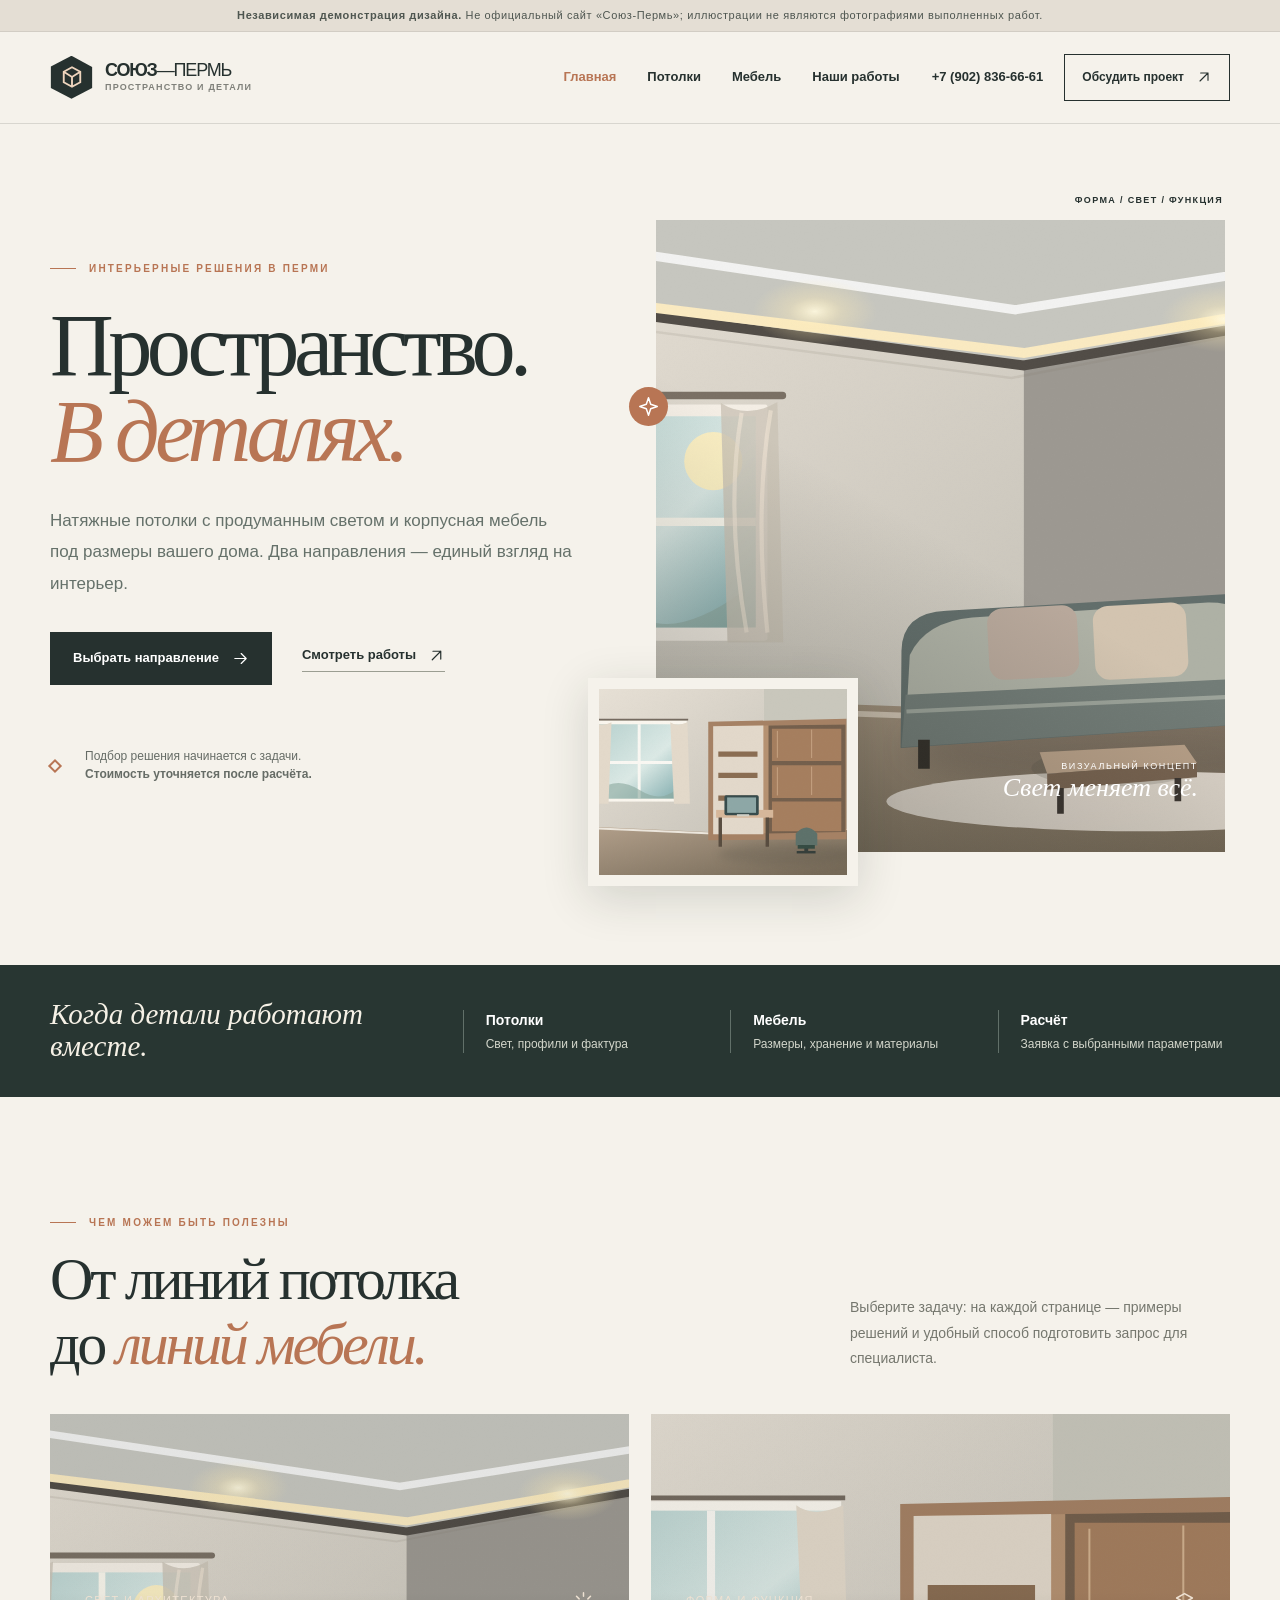
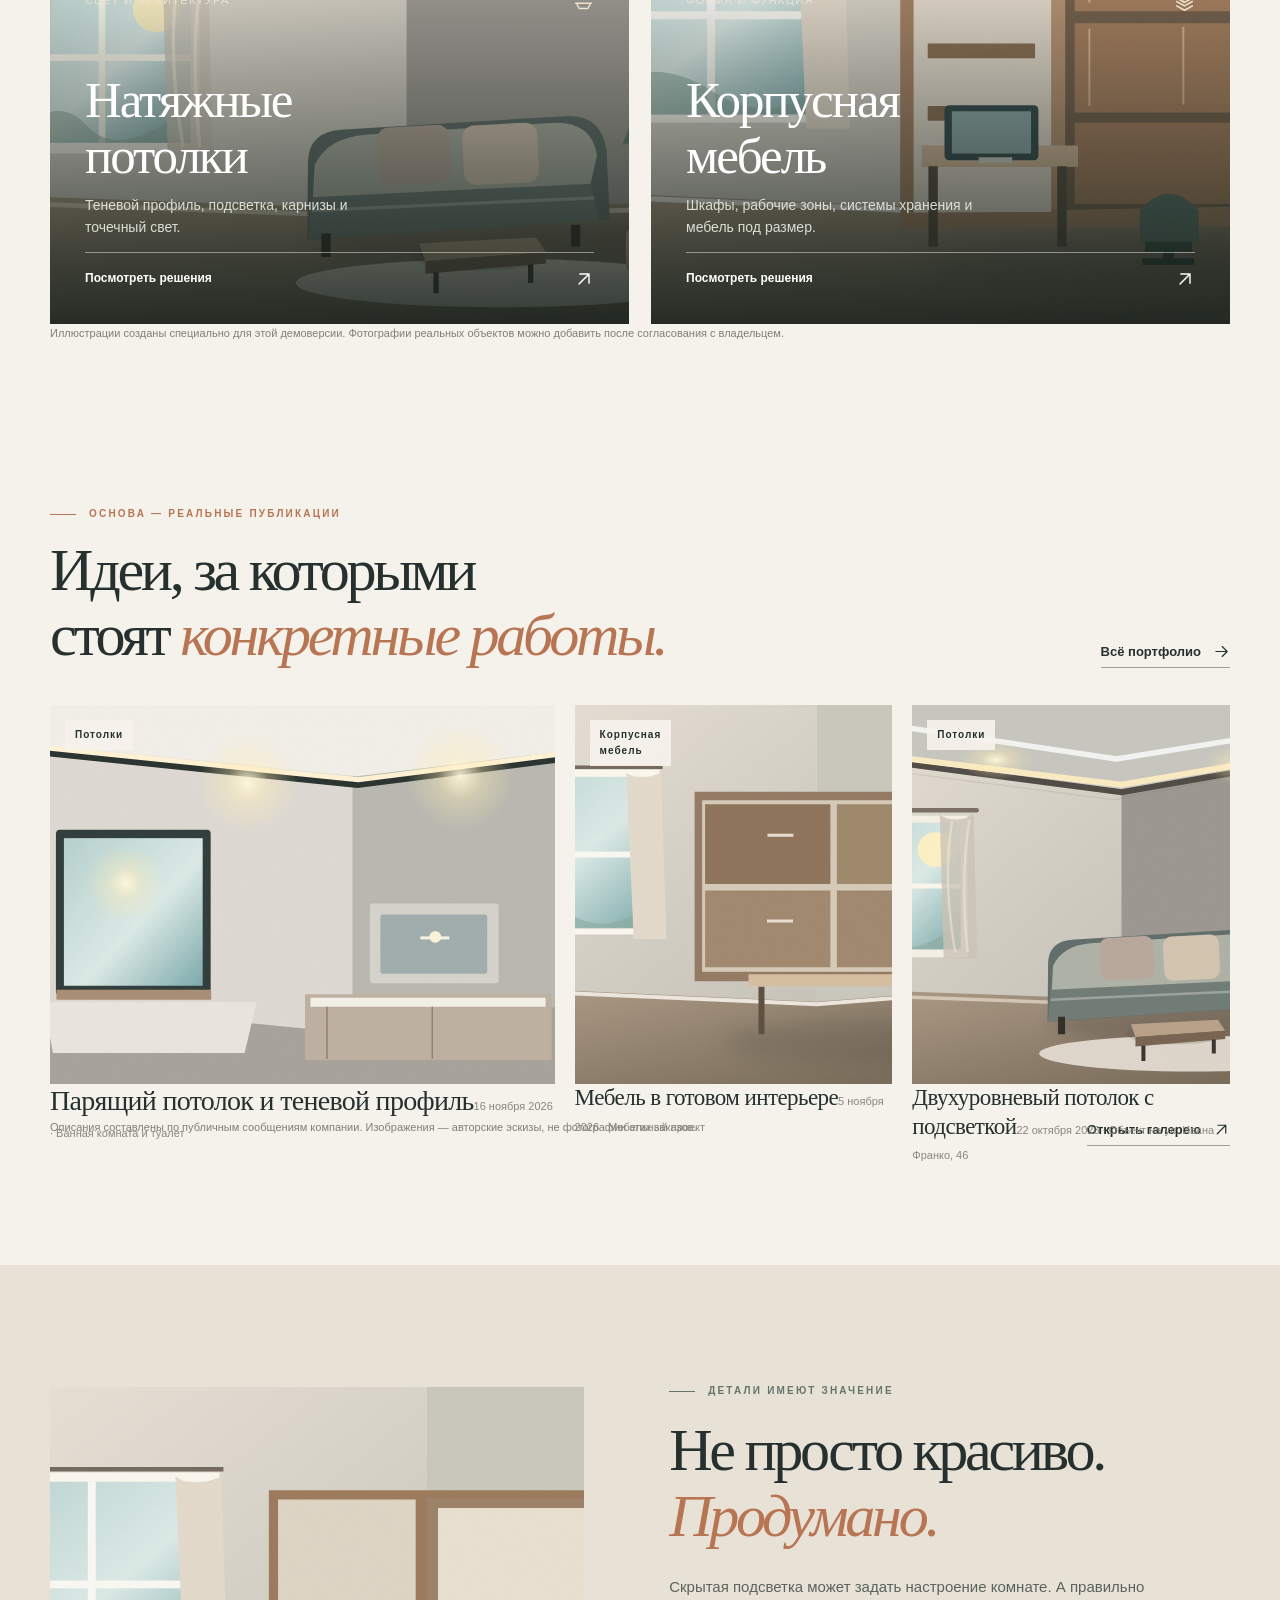
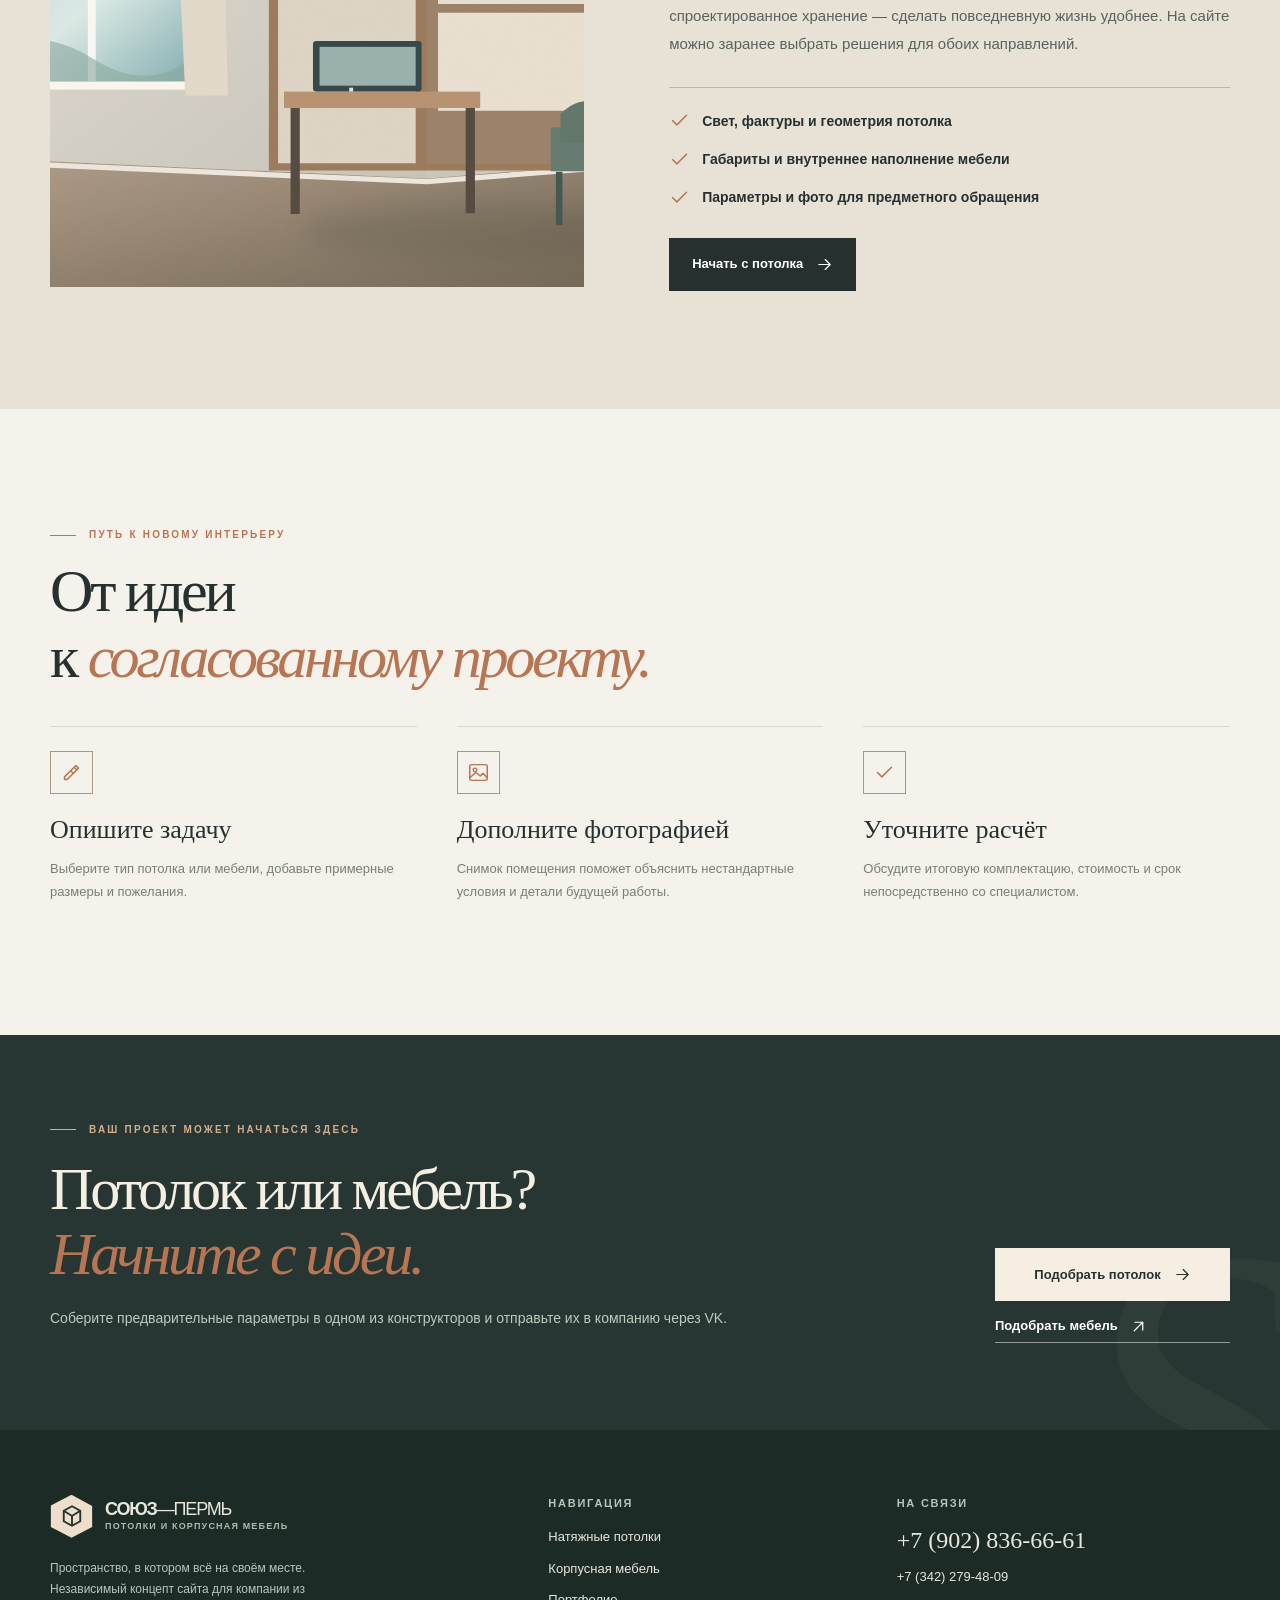
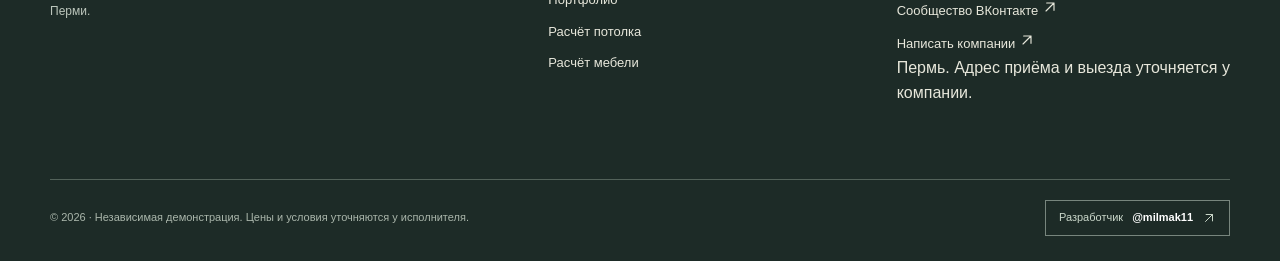
<file: index.html>
<!doctype html><html lang="ru"><head><meta charset="utf-8"><meta name="viewport" content="width=device-width,initial-scale=1"><meta name="theme-color" content="#f5f2eb"><meta name="robots" content="noindex,nofollow,noarchive"><meta name="description" content="Демонстрационный сайт Союз-Пермь: натяжные потолки, корпусная мебель, портфолио и подбор параметров для расчёта."><title>Союз-Пермь — Натяжные потолки и корпусная мебель</title><link rel="icon" href="assets/favicon.svg" type="image/svg+xml"><link rel="stylesheet" href="assets/site.css"></head><body data-page="index"><svg xmlns="http://www.w3.org/2000/svg" style="display:none">
<symbol id="arrow" viewBox="0 0 24 24"><path d="M4 12h16m-7-7 7 7-7 7"/></symbol>
<symbol id="up" viewBox="0 0 24 24"><path d="M6 18 18 6M7 6h11v11"/></symbol>
<symbol id="menu" viewBox="0 0 24 24"><path d="M4 7h16M4 12h16M4 17h16"/></symbol>
<symbol id="x" viewBox="0 0 24 24"><path d="M5 5l14 14M19 5 5 19"/></symbol>
<symbol id="check" viewBox="0 0 24 24"><path d="m4 12 5 5L20 6"/></symbol>
<symbol id="layers" viewBox="0 0 24 24"><path d="m12 3 9 5-9 5-9-5 9-5Zm-9 9 9 5 9-5m-18 5 9 5 9-5"/></symbol>
<symbol id="ruler" viewBox="0 0 24 24"><path d="m4 17 13-13 3 3L7 20H4v-3Zm7-7 2 2m2-6 2 2"/></symbol>
<symbol id="lamp" viewBox="0 0 24 24"><path d="M12 2v4M4 6l3 3m13-3-3 3M4 14h16l-3 6H7l-3-6ZM3 14h18"/></symbol>
<symbol id="sun" viewBox="0 0 24 24"><circle cx="12" cy="12" r="4"/><path d="M12 2v2m0 16v2M2 12h2m16 0h2M5 5l2 2m10 10 2 2M19 5l-2 2M7 17l-2 2"/></symbol>
<symbol id="phone" viewBox="0 0 24 24"><path d="M7 3H4a1 1 0 0 0-1 1c0 9.4 7.6 17 17 17a1 1 0 0 0 1-1v-3l-5-3-2.4 2.4a15 15 0 0 1-6-6L10 8Z"/></symbol>
<symbol id="pin" viewBox="0 0 24 24"><path d="M20 10c0 5-8 12-8 12S4 15 4 10a8 8 0 1 1 16 0Z"/><circle cx="12" cy="10" r="2.5"/></symbol>
<symbol id="copy" viewBox="0 0 24 24"><rect x="8" y="8" width="12" height="12" rx="2"/><path d="M16 8V5a2 2 0 0 0-2-2H5a2 2 0 0 0-2 2v9a2 2 0 0 0 2 2h3"/></symbol>
<symbol id="photo" viewBox="0 0 24 24"><rect x="2" y="3" width="20" height="18" rx="2"/><circle cx="8" cy="9" r="2"/><path d="m2 18 7-6 5 4 3-3 5 5"/></symbol>
<symbol id="plus" viewBox="0 0 24 24"><path d="M12 4v16M4 12h16"/></symbol>
<symbol id="shield" viewBox="0 0 24 24"><path d="M12 2 20 5v6c0 6-4 9-8 11-4-2-8-5-8-11V5l8-3Zm-4 9 3 3 5-5"/></symbol>
<symbol id="spark" viewBox="0 0 24 24"><path d="m12 2 2.5 7.5L22 12l-7.5 2.5L12 22l-2.5-7.5L2 12l7.5-2.5Z"/></symbol>
<symbol id="briefcase" viewBox="0 0 24 24"><rect x="3" y="7" width="18" height="14" rx="2"/><path d="M8 7V4h8v3M3 13h18"/></symbol>
</svg><div class="demo-note"><strong>Независимая демонстрация дизайна.</strong> Не официальный сайт «Союз-Пермь»; иллюстрации не являются фотографиями выполненных работ.</div>
<header class="header"><div class="container header-inner"><a class="brand" href="index.html" aria-label="Союз-Пермь, главная"><span class="brand-mark"><svg viewBox="0 0 32 32" fill="none" stroke="currentColor" stroke-width="2.5"><path d="M5 9 16 3l11 6v14l-11 6-11-6V9Zm0 0 11 7 11-7M16 16v13"/></svg></span><span class="brand-text">СОЮЗ<span>—ПЕРМЬ</span><small>Пространство и детали</small></span></a>
<nav class="nav" aria-label="Навигация"><a href="index.html" aria-current="page">Главная</a><a href="potolki.html">Потолки</a><a href="mebel.html">Мебель</a><a href="portfolio.html">Наши работы</a></nav><div class="header-contact"><a class="header-phone" href="tel:+79028366661">+7 (902) 836-66-61</a><a class="header-action" href="https://vk.me/vippotolki_59" target="_blank" rel="noopener">Обсудить проект <svg class="icon icon-sm" aria-hidden="true"><use href="#up"/></svg></a><button class="menu-btn" type="button" aria-label="Открыть меню" aria-expanded="false" aria-controls="mobile-nav"><svg class="icon " aria-hidden="true"><use href="#menu"/></svg></button></div></div><nav class="mobile-nav" id="mobile-nav" hidden aria-label="Мобильная навигация"><a href="index.html" aria-current="page">Главная</a><a href="potolki.html">Потолки</a><a href="mebel.html">Мебель</a><a href="portfolio.html">Наши работы</a><a href="tel:+79028366661">+7 (902) 836-66-61</a><a href="https://vk.me/vippotolki_59" target="_blank" rel="noopener">Написать во ВКонтакте</a></nav></header><main>
<section class="hero container"><div class="hero-copy reveal"><div class="kicker">ИНТЕРЬЕРНЫЕ РЕШЕНИЯ В ПЕРМИ</div><h1 class="title-xl">Пространство.<br><em>В деталях.</em></h1><p class="lead">Натяжные потолки с продуманным светом и корпусная мебель под размеры вашего дома. Два направления — единый взгляд на интерьер.</p><div class="hero-buttons"><a href="#directions" class="btn btn-dark">Выбрать направление <svg class="icon " aria-hidden="true"><use href="#arrow"/></svg></a><a href="portfolio.html" class="text-link">Смотреть работы <svg class="icon " aria-hidden="true"><use href="#up"/></svg></a></div><div class="hero-meta"><span class="dot"></span><p>Подбор решения начинается с задачи.<br><strong>Стоимость уточняется после расчёта.</strong></p></div></div><div class="hero-art reveal"><div class="hero-art-toplabel">ФОРМА / СВЕТ / ФУНКЦИЯ</div><div class="hero-image-main"><img src="assets/hero-ceiling.svg" alt="Авторский интерьерный эскиз потолка с подсветкой"><div class="hero-image-caption"><span>ВИЗУАЛЬНЫЙ КОНЦЕПТ</span><strong>Свет меняет всё.</strong></div></div><div class="hero-image-small"><img src="assets/hero-furniture.svg" alt="Авторская иллюстрация встроенной мебели"></div><span class="hero-cross"><svg class="icon " aria-hidden="true"><use href="#spark"/></svg></span></div></section>
<div class="band"><div class="container band-grid"><div class="band-title">Когда детали работают вместе.</div><div class="band-label"><strong>Потолки</strong>Свет, профили и фактура</div><div class="band-label"><strong>Мебель</strong>Размеры, хранение и материалы</div><div class="band-label"><strong>Расчёт</strong>Заявка с выбранными параметрами</div></div></div>
<section id="directions" class="section container"><div class="section-head reveal"><div><div class="kicker">ЧЕМ МОЖЕМ БЫТЬ ПОЛЕЗНЫ</div><h2 class="title-lg">От линий потолка<br>до <em>линий мебели.</em></h2></div><p class="section-desc">Выберите задачу: на каждой странице — примеры решений и удобный способ подготовить запрос для специалиста.</p></div><div class="directions"><a href="potolki.html" class="direction-card reveal"><img src="assets/work-ceiling-level.svg" alt="Иллюстрация гостиной с двухуровневым натяжным потолком"><div class="direction-body"><div class="direction-top"><span>СВЕТ И АРХИТЕКТУРА</span><svg class="icon " aria-hidden="true"><use href="#lamp"/></svg></div><h3>Натяжные<br>потолки</h3><p>Теневой профиль, подсветка, карнизы и точечный свет.</p><div class="direction-bottom"><span>Посмотреть решения</span><svg class="icon " aria-hidden="true"><use href="#up"/></svg></div></div></a><a href="mebel.html" class="direction-card reveal"><img src="assets/hero-furniture.svg" alt="Иллюстрация мебели для рабочего места и шкафов"><div class="direction-body"><div class="direction-top"><span>ФОРМА И ФУНКЦИЯ</span><svg class="icon " aria-hidden="true"><use href="#layers"/></svg></div><h3>Корпусная<br>мебель</h3><p>Шкафы, рабочие зоны, системы хранения и мебель под размер.</p><div class="direction-bottom"><span>Посмотреть решения</span><svg class="icon " aria-hidden="true"><use href="#up"/></svg></div></div></a></div><p class="fineprint">Иллюстрации созданы специально для этой демоверсии. Фотографии реальных объектов можно добавить после согласования с владельцем.</p></section>
<section class="section container" style="padding-top:35px"><div class="section-head reveal"><div><div class="kicker">ОСНОВА — РЕАЛЬНЫЕ ПУБЛИКАЦИИ</div><h2 class="title-lg">Идеи, за которыми<br>стоят <em>конкретные работы.</em></h2></div><a class="text-link" href="portfolio.html">Всё портфолио <svg class="icon " aria-hidden="true"><use href="#arrow"/></svg></a></div><div class="works-preview"><a href="portfolio.html?project=bathroom" class="work-card featured" data-work="bathroom" data-category="potolki"><span class="work-art"><img src="assets/work-bathroom.svg" alt="Авторская иллюстрация: Парящий потолок и теневой профиль"><span class="work-category">Потолки</span></span><span class="work-name">Парящий потолок и теневой профиль</span><span class="work-date">16 ноября 2026 · Ванная комната и туалет</span></a><a href="portfolio.html?project=interior" class="work-card " data-work="interior" data-category="mebel"><span class="work-art"><img src="assets/work-cabinet.svg" alt="Авторская иллюстрация: Мебель в готовом интерьере"><span class="work-category">Корпусная мебель</span></span><span class="work-name">Мебель в готовом интерьере</span><span class="work-date">5 ноября 2026 · Мебельный проект</span></a><a href="portfolio.html?project=level" class="work-card " data-work="level" data-category="potolki"><span class="work-art"><img src="assets/work-ceiling-level.svg" alt="Авторская иллюстрация: Двухуровневый потолок с подсветкой"><span class="work-category">Потолки</span></span><span class="work-name">Двухуровневый потолок с подсветкой</span><span class="work-date">22 октября 2026 · Объект на ул. Ивана Франко, 46</span></a></div><div class="works-preview-footer"><p class="fineprint">Описания составлены по публичным сообщениям компании. Изображения — авторские эскизы, не фотографии этих заказов.</p><a class="text-link" href="portfolio.html">Открыть галерею <svg class="icon " aria-hidden="true"><use href="#up"/></svg></a></div></section>
<section class="section principle"><div class="container principle-grid"><div class="principle-art reveal"><img src="assets/work-study.svg" alt="Иллюстрация мебели для рабочего места"></div><div class="principle-text reveal"><div class="kicker dark">ДЕТАЛИ ИМЕЮТ ЗНАЧЕНИЕ</div><h2 class="title-lg">Не просто красиво.<br><em>Продумано.</em></h2><p>Скрытая подсветка может задать настроение комнате. А правильно спроектированное хранение — сделать повседневную жизнь удобнее. На сайте можно заранее выбрать решения для обоих направлений.</p><div class="principle-features"><span><svg class="icon " aria-hidden="true"><use href="#check"/></svg> Свет, фактуры и геометрия потолка</span><span><svg class="icon " aria-hidden="true"><use href="#check"/></svg> Габариты и внутреннее наполнение мебели</span><span><svg class="icon " aria-hidden="true"><use href="#check"/></svg> Параметры и фото для предметного обращения</span></div><a href="potolki.html#calculator" class="btn btn-dark">Начать с потолка <svg class="icon " aria-hidden="true"><use href="#arrow"/></svg></a></div></div></section>
<section class="section container"><div class="section-head reveal"><div><div class="kicker">ПУТЬ К НОВОМУ ИНТЕРЬЕРУ</div><h2 class="title-lg">От идеи<br>к <em>согласованному проекту.</em></h2></div></div><div class="process"><div class="process-item reveal"><div class="process-icon"><svg class="icon " aria-hidden="true"><use href="#ruler"/></svg></div><h3>Опишите задачу</h3><p>Выберите тип потолка или мебели, добавьте примерные размеры и пожелания.</p></div><div class="process-item reveal"><div class="process-icon"><svg class="icon " aria-hidden="true"><use href="#photo"/></svg></div><h3>Дополните фотографией</h3><p>Снимок помещения поможет объяснить нестандартные условия и детали будущей работы.</p></div><div class="process-item reveal"><div class="process-icon"><svg class="icon " aria-hidden="true"><use href="#check"/></svg></div><h3>Уточните расчёт</h3><p>Обсудите итоговую комплектацию, стоимость и срок непосредственно со специалистом.</p></div></div></section>
<section class="cta-panel"><div class="container cta-inner"><div class="reveal"><div class="kicker light">ВАШ ПРОЕКТ МОЖЕТ НАЧАТЬСЯ ЗДЕСЬ</div><h2 class="title-lg">Потолок или мебель?<br><em>Начните с идеи.</em></h2><p>Соберите предварительные параметры в одном из конструкторов и отправьте их в компанию через VK.</p></div><div class="cta-actions"><a class="btn btn-light" href="potolki.html#calculator">Подобрать потолок <svg class="icon " aria-hidden="true"><use href="#arrow"/></svg></a><a class="text-link light-link" href="mebel.html#calculator">Подобрать мебель <svg class="icon " aria-hidden="true"><use href="#up"/></svg></a></div></div></section>
</main><footer class="footer"><div class="container"><div class="footer-grid"><div><a class="brand" href="index.html"><span class="brand-mark"><svg viewBox="0 0 32 32" fill="none" stroke="currentColor" stroke-width="2.5"><path d="M5 9 16 3l11 6v14l-11 6-11-6V9Zm0 0 11 7 11-7M16 16v13"/></svg></span><span class="brand-text">СОЮЗ<span>—ПЕРМЬ</span><small>Потолки и корпусная мебель</small></span></a><p class="footer-desc">Пространство, в котором всё на своём месте. Независимый концепт сайта для компании из Перми.</p></div><div><div class="footer-title">Навигация</div><div class="footer-links"><a href="potolki.html">Натяжные потолки</a><a href="mebel.html">Корпусная мебель</a><a href="portfolio.html">Портфолио</a><a href="potolki.html#calculator">Расчёт потолка</a><a href="mebel.html#calculator">Расчёт мебели</a></div></div><div><div class="footer-title">На связи</div><a class="footer-phone" href="tel:+79028366661">+7 (902) 836-66-61</a><div class="footer-links"><a href="tel:+73422794809">+7 (342) 279-48-09</a><a href="https://vk.com/vippotolki_59" target="_blank" rel="noopener">Сообщество ВКонтакте <svg class="icon icon-sm" aria-hidden="true"><use href="#up"/></svg></a><a href="https://vk.me/vippotolki_59" target="_blank" rel="noopener">Написать компании <svg class="icon icon-sm" aria-hidden="true"><use href="#up"/></svg></a></div><p>Пермь. Адрес приёма и выезда уточняется у компании.</p></div></div><div class="footer-bottom"><span>© 2026 · Независимая демонстрация. Цены и условия уточняются у исполнителя.</span><a class="developer" href="https://t.me/milmak11" rel="noopener" target="_blank">Разработчик <strong>@milmak11</strong><svg class="icon icon-sm" aria-hidden="true"><use href="#up"/></svg></a></div></div></footer><div class="mobile-cta"><a href="https://vk.me/vippotolki_59">Обсудить проект <svg class="icon " aria-hidden="true"><use href="#arrow"/></svg></a><a href="tel:+79028366661" aria-label="Позвонить"><svg class="icon " aria-hidden="true"><use href="#phone"/></svg></a></div><div class="toast" role="status" aria-live="polite" id="toast"></div><script src="assets/site.js" defer></script></body></html>
</file>
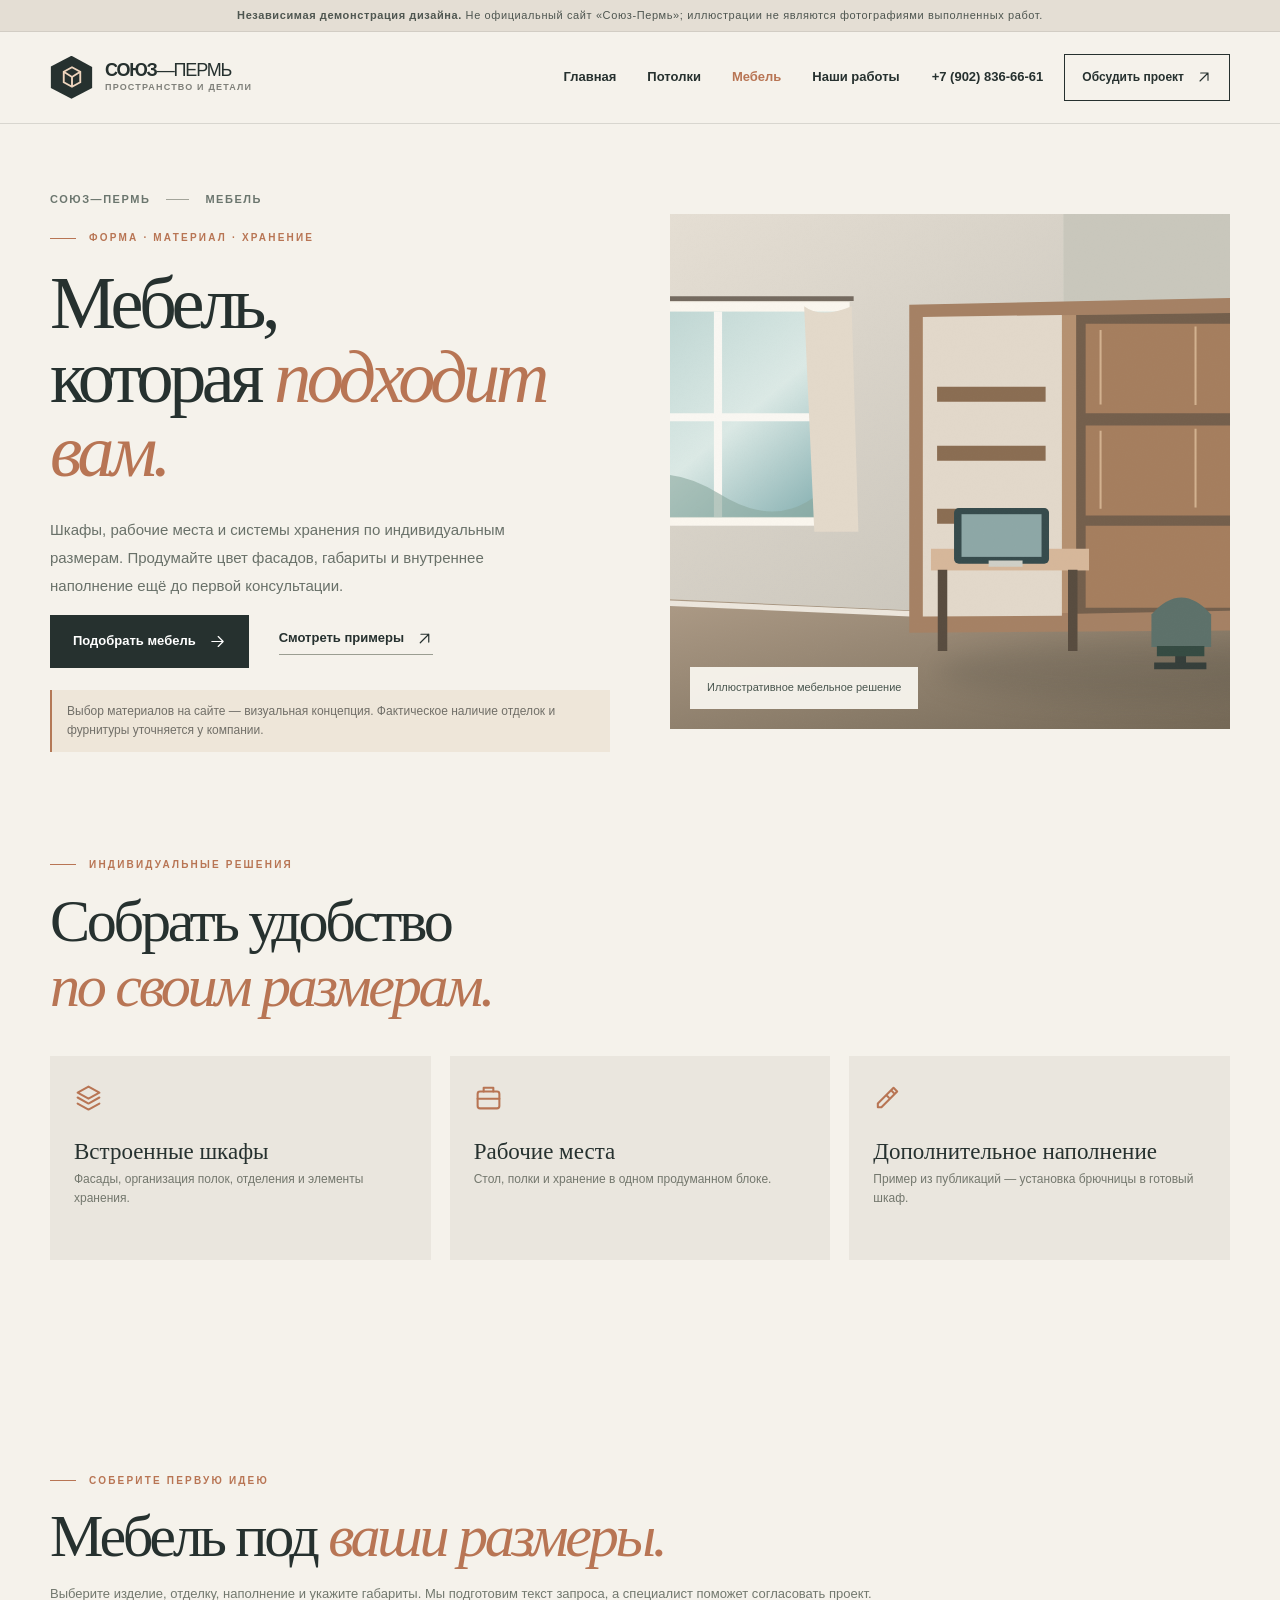
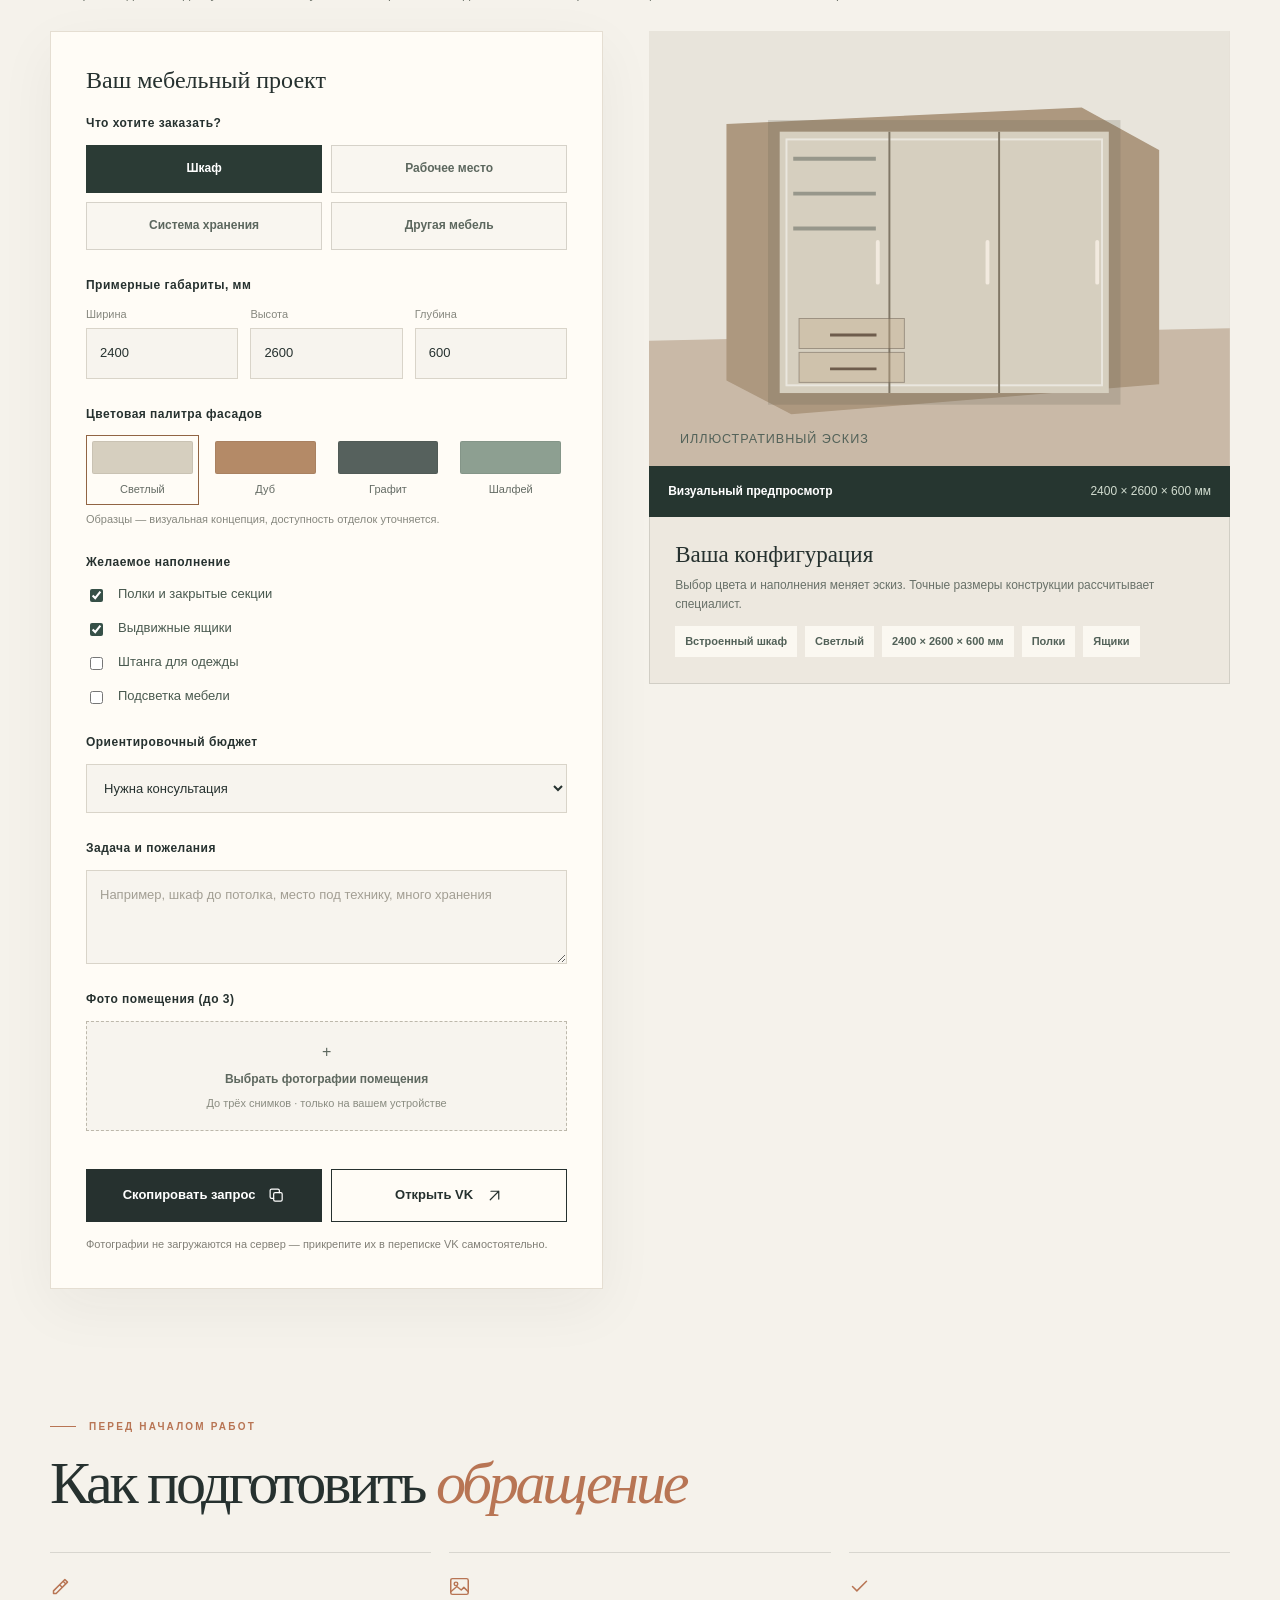
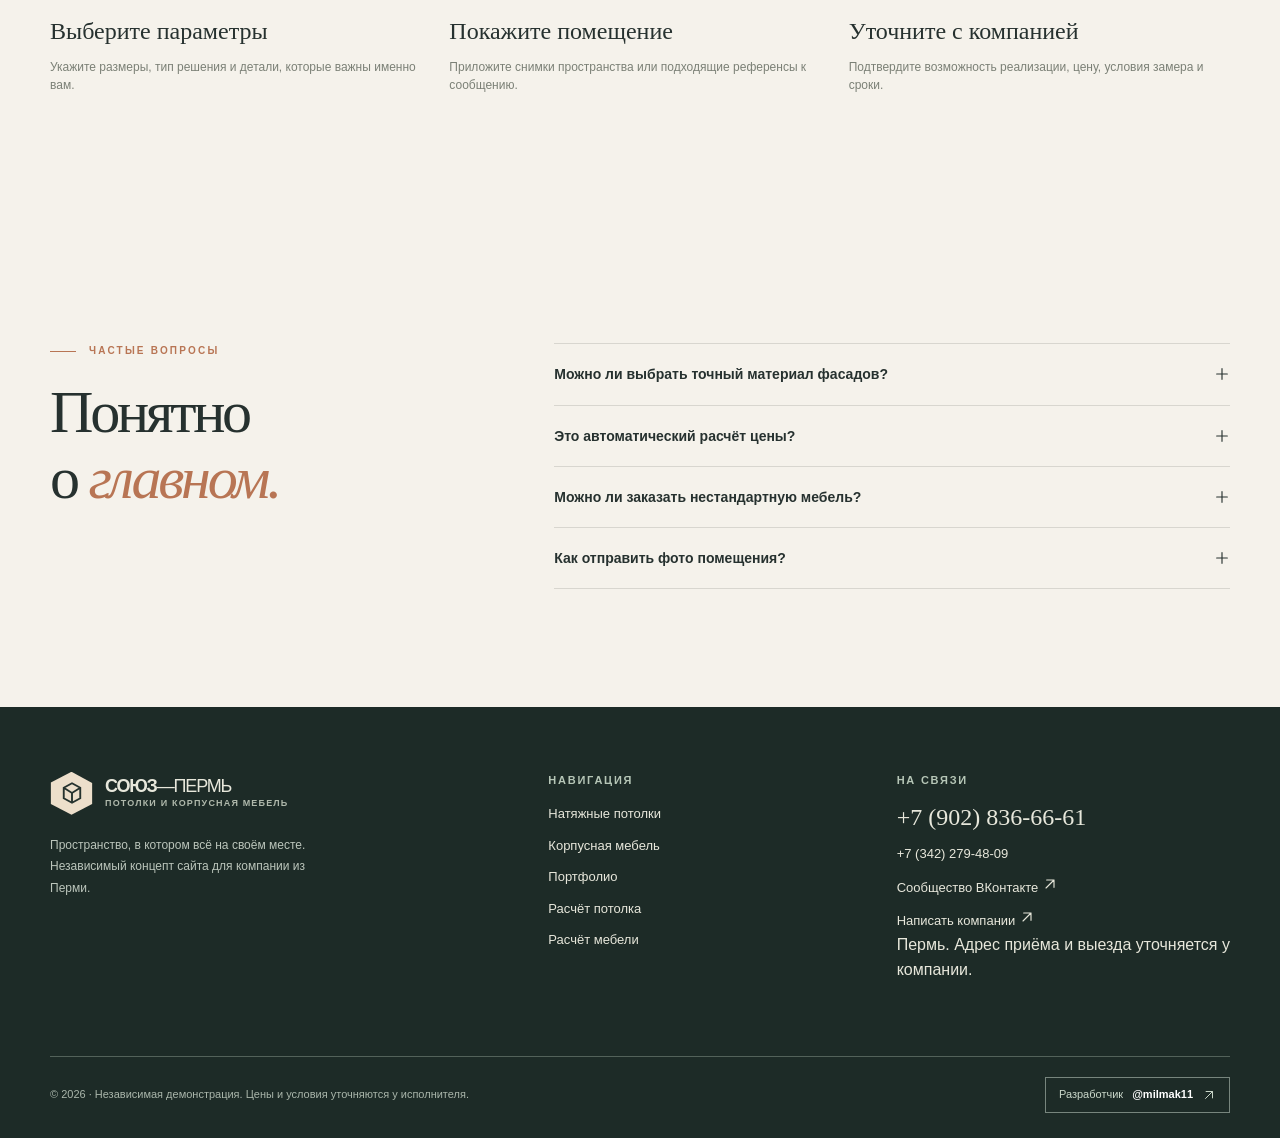
<file: mebel.html>
<!doctype html><html lang="ru"><head><meta charset="utf-8"><meta name="viewport" content="width=device-width,initial-scale=1"><meta name="theme-color" content="#f5f2eb"><meta name="robots" content="noindex,nofollow,noarchive"><meta name="description" content="Подбор шкафов, рабочих мест и систем хранения по размерам. Иллюстративный конструктор мебели и заявка."><title>Корпусная мебель в Перми — Союз-Пермь</title><link rel="icon" href="assets/favicon.svg" type="image/svg+xml"><link rel="stylesheet" href="assets/site.css"></head><body data-page="mebel"><svg xmlns="http://www.w3.org/2000/svg" style="display:none">
<symbol id="arrow" viewBox="0 0 24 24"><path d="M4 12h16m-7-7 7 7-7 7"/></symbol>
<symbol id="up" viewBox="0 0 24 24"><path d="M6 18 18 6M7 6h11v11"/></symbol>
<symbol id="menu" viewBox="0 0 24 24"><path d="M4 7h16M4 12h16M4 17h16"/></symbol>
<symbol id="x" viewBox="0 0 24 24"><path d="M5 5l14 14M19 5 5 19"/></symbol>
<symbol id="check" viewBox="0 0 24 24"><path d="m4 12 5 5L20 6"/></symbol>
<symbol id="layers" viewBox="0 0 24 24"><path d="m12 3 9 5-9 5-9-5 9-5Zm-9 9 9 5 9-5m-18 5 9 5 9-5"/></symbol>
<symbol id="ruler" viewBox="0 0 24 24"><path d="m4 17 13-13 3 3L7 20H4v-3Zm7-7 2 2m2-6 2 2"/></symbol>
<symbol id="lamp" viewBox="0 0 24 24"><path d="M12 2v4M4 6l3 3m13-3-3 3M4 14h16l-3 6H7l-3-6ZM3 14h18"/></symbol>
<symbol id="sun" viewBox="0 0 24 24"><circle cx="12" cy="12" r="4"/><path d="M12 2v2m0 16v2M2 12h2m16 0h2M5 5l2 2m10 10 2 2M19 5l-2 2M7 17l-2 2"/></symbol>
<symbol id="phone" viewBox="0 0 24 24"><path d="M7 3H4a1 1 0 0 0-1 1c0 9.4 7.6 17 17 17a1 1 0 0 0 1-1v-3l-5-3-2.4 2.4a15 15 0 0 1-6-6L10 8Z"/></symbol>
<symbol id="pin" viewBox="0 0 24 24"><path d="M20 10c0 5-8 12-8 12S4 15 4 10a8 8 0 1 1 16 0Z"/><circle cx="12" cy="10" r="2.5"/></symbol>
<symbol id="copy" viewBox="0 0 24 24"><rect x="8" y="8" width="12" height="12" rx="2"/><path d="M16 8V5a2 2 0 0 0-2-2H5a2 2 0 0 0-2 2v9a2 2 0 0 0 2 2h3"/></symbol>
<symbol id="photo" viewBox="0 0 24 24"><rect x="2" y="3" width="20" height="18" rx="2"/><circle cx="8" cy="9" r="2"/><path d="m2 18 7-6 5 4 3-3 5 5"/></symbol>
<symbol id="plus" viewBox="0 0 24 24"><path d="M12 4v16M4 12h16"/></symbol>
<symbol id="shield" viewBox="0 0 24 24"><path d="M12 2 20 5v6c0 6-4 9-8 11-4-2-8-5-8-11V5l8-3Zm-4 9 3 3 5-5"/></symbol>
<symbol id="spark" viewBox="0 0 24 24"><path d="m12 2 2.5 7.5L22 12l-7.5 2.5L12 22l-2.5-7.5L2 12l7.5-2.5Z"/></symbol>
<symbol id="briefcase" viewBox="0 0 24 24"><rect x="3" y="7" width="18" height="14" rx="2"/><path d="M8 7V4h8v3M3 13h18"/></symbol>
</svg><div class="demo-note"><strong>Независимая демонстрация дизайна.</strong> Не официальный сайт «Союз-Пермь»; иллюстрации не являются фотографиями выполненных работ.</div>
<header class="header"><div class="container header-inner"><a class="brand" href="index.html" aria-label="Союз-Пермь, главная"><span class="brand-mark"><svg viewBox="0 0 32 32" fill="none" stroke="currentColor" stroke-width="2.5"><path d="M5 9 16 3l11 6v14l-11 6-11-6V9Zm0 0 11 7 11-7M16 16v13"/></svg></span><span class="brand-text">СОЮЗ<span>—ПЕРМЬ</span><small>Пространство и детали</small></span></a>
<nav class="nav" aria-label="Навигация"><a href="index.html">Главная</a><a href="potolki.html">Потолки</a><a href="mebel.html" aria-current="page">Мебель</a><a href="portfolio.html">Наши работы</a></nav><div class="header-contact"><a class="header-phone" href="tel:+79028366661">+7 (902) 836-66-61</a><a class="header-action" href="https://vk.me/vippotolki_59" target="_blank" rel="noopener">Обсудить проект <svg class="icon icon-sm" aria-hidden="true"><use href="#up"/></svg></a><button class="menu-btn" type="button" aria-label="Открыть меню" aria-expanded="false" aria-controls="mobile-nav"><svg class="icon " aria-hidden="true"><use href="#menu"/></svg></button></div></div><nav class="mobile-nav" id="mobile-nav" hidden aria-label="Мобильная навигация"><a href="index.html">Главная</a><a href="potolki.html">Потолки</a><a href="mebel.html" aria-current="page">Мебель</a><a href="portfolio.html">Наши работы</a><a href="tel:+79028366661">+7 (902) 836-66-61</a><a href="https://vk.me/vippotolki_59" target="_blank" rel="noopener">Написать во ВКонтакте</a></nav></header><main>
<section class="container page-hero"><div class="reveal"><div class="page-indicator">СОЮЗ—ПЕРМЬ <span></span> МЕБЕЛЬ</div><div class="kicker">ФОРМА · МАТЕРИАЛ · ХРАНЕНИЕ</div><h1>Мебель,<br>которая <em>подходит вам.</em></h1><p>Шкафы, рабочие места и системы хранения по индивидуальным размерам. Продумайте цвет фасадов, габариты и внутреннее наполнение ещё до первой консультации.</p><div class="hero-buttons"><a href="#calculator" class="btn btn-dark">Подобрать мебель <svg class="icon " aria-hidden="true"><use href="#arrow"/></svg></a><a href="portfolio.html?filter=mebel" class="text-link">Смотреть примеры <svg class="icon " aria-hidden="true"><use href="#up"/></svg></a></div><div class="callout">Выбор материалов на сайте — визуальная концепция. Фактическое наличие отделок и фурнитуры уточняется у компании.</div></div><div class="page-hero-img reveal"><img src="assets/hero-furniture.svg" alt="Авторский интерьерный эскиз рабочего места и встроенной мебели"><div class="image-tag">Иллюстративное мебельное решение</div></div></section>
<section class="section container" style="padding-top:15px"><div class="section-head"><div><div class="kicker">ИНДИВИДУАЛЬНЫЕ РЕШЕНИЯ</div><h2 class="title-lg">Собрать удобство<br><em>по своим размерам.</em></h2></div></div><div class="feature-trio"><div class="feature-tile"><svg class="icon " aria-hidden="true"><use href="#layers"/></svg><h3>Встроенные шкафы</h3><p>Фасады, организация полок, отделения и элементы хранения.</p></div><div class="feature-tile"><svg class="icon " aria-hidden="true"><use href="#briefcase"/></svg><h3>Рабочие места</h3><p>Стол, полки и хранение в одном продуманном блоке.</p></div><div class="feature-tile"><svg class="icon " aria-hidden="true"><use href="#ruler"/></svg><h3>Дополнительное наполнение</h3><p>Пример из публикаций — установка брючницы в готовый шкаф.</p></div></div></section>

<section class="calc-section" id="calculator"><div class="container"><div class="calc-intro"><div class="kicker">СОБЕРИТЕ ПЕРВУЮ ИДЕЮ</div><h2 class="title-lg">Мебель под <em>ваши размеры.</em></h2><p>Выберите изделие, отделку, наполнение и укажите габариты. Мы подготовим текст запроса, а специалист поможет согласовать проект.</p></div><div class="calc-wrap"><form class="calc-form" id="furniture-form" novalidate><h3>Ваш мебельный проект</h3>
<div class="field-group"><div class="field-title">Что хотите заказать?</div><div class="option-grid two"><label class="option"><input type="radio" name="furniture-kind" value="Встроенный шкаф" checked><span class="option-face">Шкаф</span></label><label class="option"><input type="radio" name="furniture-kind" value="Рабочее место"><span class="option-face">Рабочее место</span></label><label class="option"><input type="radio" name="furniture-kind" value="Система хранения"><span class="option-face">Система хранения</span></label><label class="option"><input type="radio" name="furniture-kind" value="Другое изделие"><span class="option-face">Другая мебель</span></label></div></div>
<div class="field-group"><span class="field-title">Примерные габариты, мм</span><div class="grid-3"><label><span class="field-sub" style="margin:0 0 5px">Ширина</span><input class="field" id="fur-width" type="number" inputmode="numeric" min="300" max="10000" step="50" value="2400"></label><label><span class="field-sub" style="margin:0 0 5px">Высота</span><input class="field" id="fur-height" type="number" inputmode="numeric" min="300" max="4000" step="50" value="2600"></label><label><span class="field-sub" style="margin:0 0 5px">Глубина</span><input class="field" id="fur-depth" type="number" inputmode="numeric" min="200" max="2000" step="50" value="600"></label></div></div>
<div class="field-group"><span class="field-title">Цветовая палитра фасадов</span><div class="swatch-row"><label class="swatch"><input type="radio" name="fur-color" value="Светлый" checked><span class="swatch-face"><span class="swatch-shape" style="background:#d6cfbf"></span>Светлый</span></label><label class="swatch"><input type="radio" name="fur-color" value="Дуб"><span class="swatch-face"><span class="swatch-shape" style="background:#b48a67"></span>Дуб</span></label><label class="swatch"><input type="radio" name="fur-color" value="Графит"><span class="swatch-face"><span class="swatch-shape" style="background:#56615d"></span>Графит</span></label><label class="swatch"><input type="radio" name="fur-color" value="Шалфей"><span class="swatch-face"><span class="swatch-shape" style="background:#8d9f91"></span>Шалфей</span></label></div><span class="field-sub">Образцы — визуальная концепция, доступность отделок уточняется.</span></div>
<div class="field-group"><div class="field-title">Желаемое наполнение</div><label class="check-row"><input type="checkbox" id="fur-shelves" checked> Полки и закрытые секции</label><label class="check-row"><input type="checkbox" id="fur-drawers" checked> Выдвижные ящики</label><label class="check-row"><input type="checkbox" id="fur-rail"> Штанга для одежды</label><label class="check-row"><input type="checkbox" id="fur-light"> Подсветка мебели</label></div>
<div class="field-group"><label class="field-title" for="fur-budget">Ориентировочный бюджет</label><select class="field" id="fur-budget"><option>Нужна консультация</option><option>До 80 000 ₽</option><option>80 000–150 000 ₽</option><option>150 000–250 000 ₽</option><option>Более 250 000 ₽</option></select></div>
<div class="field-group"><label class="field-title" for="fur-comment">Задача и пожелания</label><textarea class="field" id="fur-comment" placeholder="Например, шкаф до потолка, место под технику, много хранения"></textarea></div>
<div class="field-group"><span class="field-title">Фото помещения (до 3)</span><label class="photo-drop"><span class="photo-icon">+</span><strong>Выбрать фотографии помещения</strong><small>До трёх снимков · только на вашем устройстве</small><input class="photo-input" type="file" accept="image/*" multiple></label><div class="photo-thumbs" aria-live="polite"></div></div>
<div class="form-actions"><button type="button" class="btn btn-dark copy-inquiry" data-type="furniture">Скопировать запрос <svg class="icon"><use href="#copy"/></svg></button><a class="btn btn-ghost" href="https://vk.me/vippotolki_59" rel="noopener" target="_blank">Открыть VK <svg class="icon"><use href="#up"/></svg></a></div><div class="form-message" role="status"></div><p class="fineprint" style="margin:13px 0 0">Фотографии не загружаются на сервер — прикрепите их в переписке VK самостоятельно.</p></form>
<div class="preview-sticky"><div class="preview-box"><svg id="furniture-preview" viewBox="0 0 600 450" role="img" aria-label="Интерактивная схема выбранной мебели"><rect width="600" height="450" fill="#e8e4db"/><path d="M0 320 600 307V450H0Z" fill="#c9b9a7"/><path d="M80 96 447 79 527 123 527 365 147 396 80 361Z" fill="#ad987f"/><g id="furniture-dynamic"></g><text x="32" y="426" fill="#536259" font-family="Arial,sans-serif" font-size="13" letter-spacing="1">ИЛЛЮСТРАТИВНЫЙ ЭСКИЗ</text></svg></div><div class="preview-caption"><strong>Визуальный предпросмотр</strong><span id="fur-dimensions">2400 × 2600 × 600 мм</span></div><div class="preview-info"><h3>Ваша конфигурация</h3><p>Выбор цвета и наполнения меняет эскиз. Точные размеры конструкции рассчитывает специалист.</p><div class="preview-list" id="fur-chips"></div></div></div></div></div></section>
<section class="section container" style="padding-top:10px"><div class="section-head"><div><div class="kicker">ПЕРЕД НАЧАЛОМ РАБОТ</div><h2 class="title-lg">Как подготовить <em>обращение</em></h2></div></div><div class="steps-list"><article><svg class="icon " aria-hidden="true"><use href="#ruler"/></svg><h3>Выберите параметры</h3><p>Укажите размеры, тип решения и детали, которые важны именно вам.</p></article><article><svg class="icon " aria-hidden="true"><use href="#photo"/></svg><h3>Покажите помещение</h3><p>Приложите снимки пространства или подходящие референсы к сообщению.</p></article><article><svg class="icon " aria-hidden="true"><use href="#check"/></svg><h3>Уточните с компанией</h3><p>Подтвердите возможность реализации, цену, условия замера и сроки.</p></article></div></section><section class="section container"><div class="faq-grid"><div><div class="kicker">ЧАСТЫЕ ВОПРОСЫ</div><h2 class="title-lg" style="margin-top:20px">Понятно<br>о <em>главном.</em></h2></div><div><details><summary>Можно ли выбрать точный материал фасадов? <svg class="icon icon-sm" aria-hidden="true"><use href="#plus"/></svg></summary><p>Сейчас в подборе показаны визуальные направления. Конкретные марки, фактуры и наличие материалов нужно уточнять у исполнителя.</p></details><details><summary>Это автоматический расчёт цены? <svg class="icon icon-sm" aria-hidden="true"><use href="#plus"/></svg></summary><p>Нет. Конструктор готовит параметры заказа и текст обращения, но не подставляет выдуманные тарифы.</p></details><details><summary>Можно ли заказать нестандартную мебель? <svg class="icon icon-sm" aria-hidden="true"><use href="#plus"/></svg></summary><p>В сообществе компания предлагает изготовление корпусной мебели по индивидуальным размерам. Возможность конкретного изделия нужно обсудить отдельно.</p></details><details><summary>Как отправить фото помещения? <svg class="icon icon-sm" aria-hidden="true"><use href="#plus"/></svg></summary><p>Добавьте фото для локального предпросмотра, затем прикрепите их в VK к скопированному тексту заявки.</p></details></div></div></section></main><footer class="footer"><div class="container"><div class="footer-grid"><div><a class="brand" href="index.html"><span class="brand-mark"><svg viewBox="0 0 32 32" fill="none" stroke="currentColor" stroke-width="2.5"><path d="M5 9 16 3l11 6v14l-11 6-11-6V9Zm0 0 11 7 11-7M16 16v13"/></svg></span><span class="brand-text">СОЮЗ<span>—ПЕРМЬ</span><small>Потолки и корпусная мебель</small></span></a><p class="footer-desc">Пространство, в котором всё на своём месте. Независимый концепт сайта для компании из Перми.</p></div><div><div class="footer-title">Навигация</div><div class="footer-links"><a href="potolki.html">Натяжные потолки</a><a href="mebel.html">Корпусная мебель</a><a href="portfolio.html">Портфолио</a><a href="potolki.html#calculator">Расчёт потолка</a><a href="mebel.html#calculator">Расчёт мебели</a></div></div><div><div class="footer-title">На связи</div><a class="footer-phone" href="tel:+79028366661">+7 (902) 836-66-61</a><div class="footer-links"><a href="tel:+73422794809">+7 (342) 279-48-09</a><a href="https://vk.com/vippotolki_59" target="_blank" rel="noopener">Сообщество ВКонтакте <svg class="icon icon-sm" aria-hidden="true"><use href="#up"/></svg></a><a href="https://vk.me/vippotolki_59" target="_blank" rel="noopener">Написать компании <svg class="icon icon-sm" aria-hidden="true"><use href="#up"/></svg></a></div><p>Пермь. Адрес приёма и выезда уточняется у компании.</p></div></div><div class="footer-bottom"><span>© 2026 · Независимая демонстрация. Цены и условия уточняются у исполнителя.</span><a class="developer" href="https://t.me/milmak11" rel="noopener" target="_blank">Разработчик <strong>@milmak11</strong><svg class="icon icon-sm" aria-hidden="true"><use href="#up"/></svg></a></div></div></footer><div class="mobile-cta"><a href="mebel.html#calculator">Подобрать мебель <svg class="icon " aria-hidden="true"><use href="#arrow"/></svg></a><a href="tel:+79028366661" aria-label="Позвонить"><svg class="icon " aria-hidden="true"><use href="#phone"/></svg></a></div><div class="toast" role="status" aria-live="polite" id="toast"></div><script src="assets/site.js" defer></script></body></html>
</file>
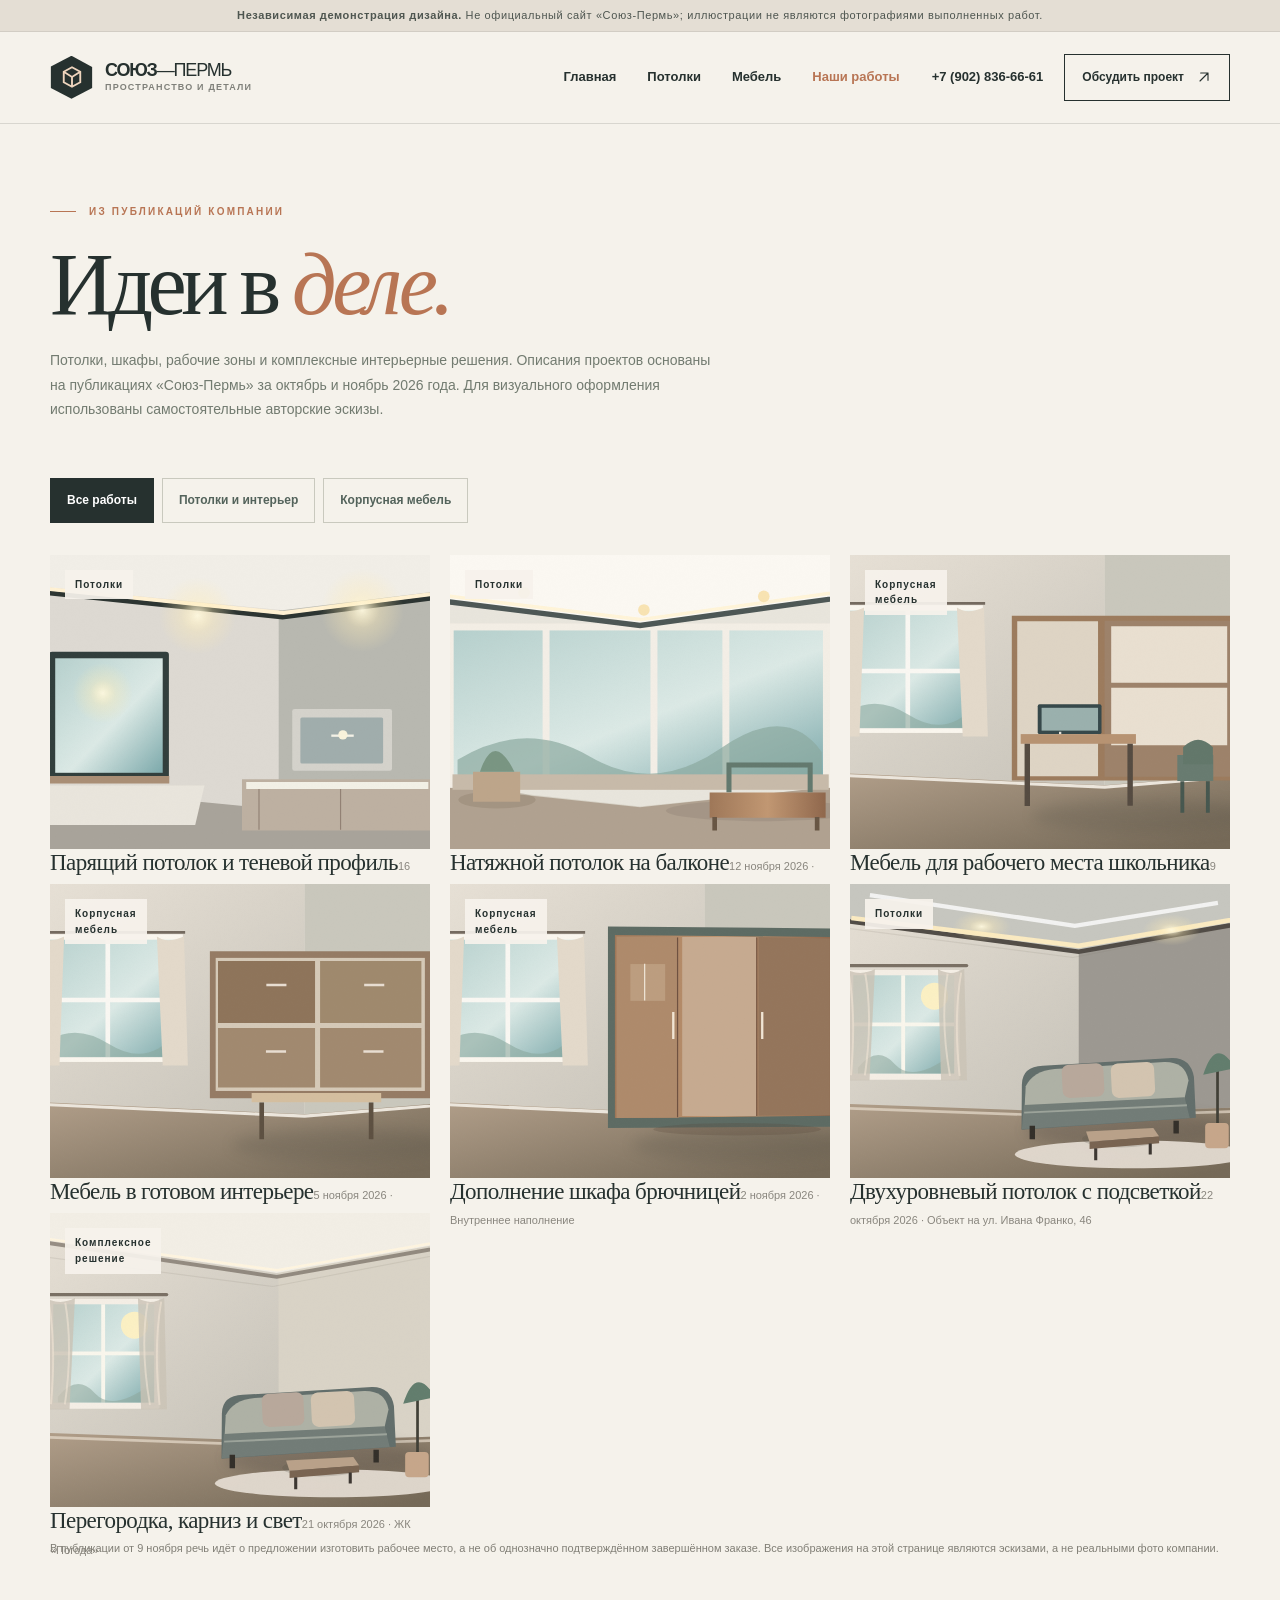
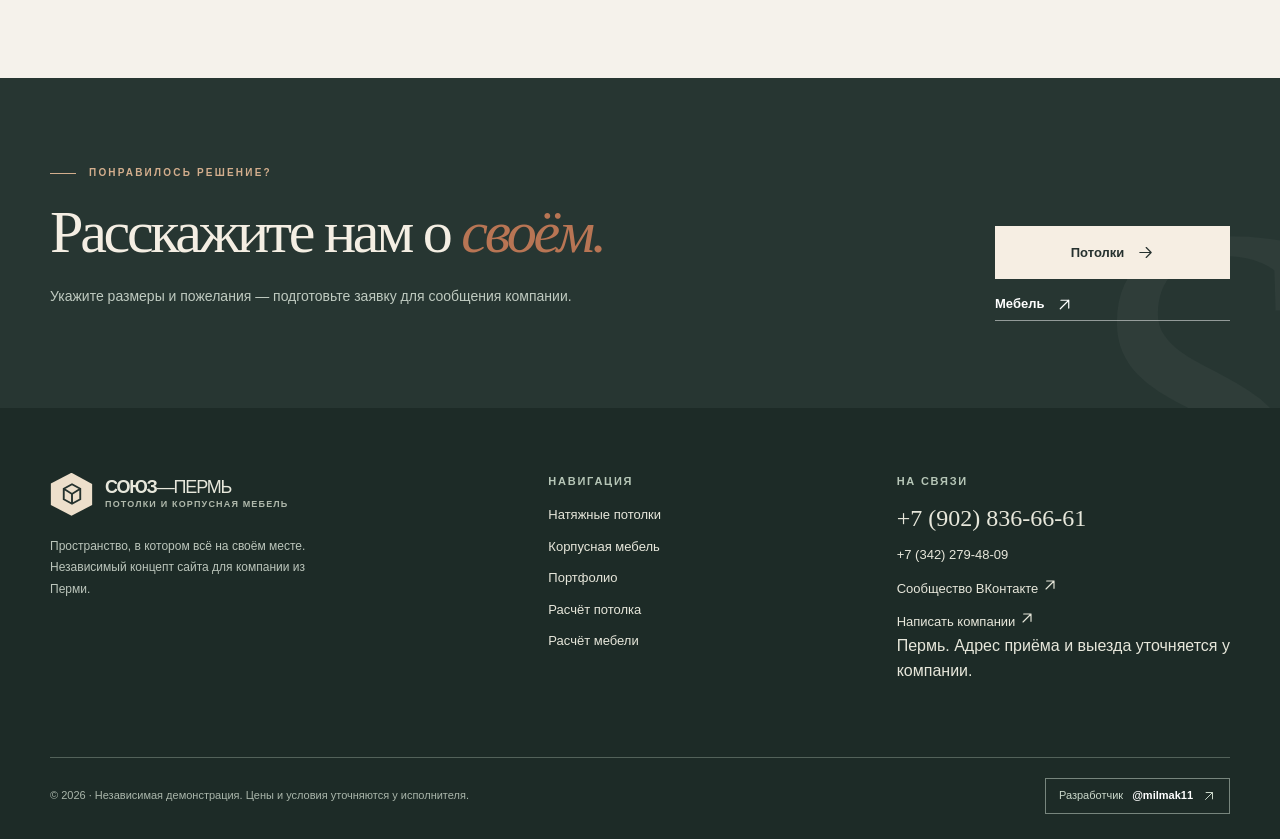
<file: portfolio.html>
<!doctype html><html lang="ru"><head><meta charset="utf-8"><meta name="viewport" content="width=device-width,initial-scale=1"><meta name="theme-color" content="#f5f2eb"><meta name="robots" content="noindex,nofollow,noarchive"><meta name="description" content="Потолки и мебель: описания опубликованных проектов с октября по ноябрь 2026 года. Иллюстрации концепций."><title>Портфолио — Союз-Пермь</title><link rel="icon" href="assets/favicon.svg" type="image/svg+xml"><link rel="stylesheet" href="assets/site.css"></head><body data-page="portfolio"><svg xmlns="http://www.w3.org/2000/svg" style="display:none">
<symbol id="arrow" viewBox="0 0 24 24"><path d="M4 12h16m-7-7 7 7-7 7"/></symbol>
<symbol id="up" viewBox="0 0 24 24"><path d="M6 18 18 6M7 6h11v11"/></symbol>
<symbol id="menu" viewBox="0 0 24 24"><path d="M4 7h16M4 12h16M4 17h16"/></symbol>
<symbol id="x" viewBox="0 0 24 24"><path d="M5 5l14 14M19 5 5 19"/></symbol>
<symbol id="check" viewBox="0 0 24 24"><path d="m4 12 5 5L20 6"/></symbol>
<symbol id="layers" viewBox="0 0 24 24"><path d="m12 3 9 5-9 5-9-5 9-5Zm-9 9 9 5 9-5m-18 5 9 5 9-5"/></symbol>
<symbol id="ruler" viewBox="0 0 24 24"><path d="m4 17 13-13 3 3L7 20H4v-3Zm7-7 2 2m2-6 2 2"/></symbol>
<symbol id="lamp" viewBox="0 0 24 24"><path d="M12 2v4M4 6l3 3m13-3-3 3M4 14h16l-3 6H7l-3-6ZM3 14h18"/></symbol>
<symbol id="sun" viewBox="0 0 24 24"><circle cx="12" cy="12" r="4"/><path d="M12 2v2m0 16v2M2 12h2m16 0h2M5 5l2 2m10 10 2 2M19 5l-2 2M7 17l-2 2"/></symbol>
<symbol id="phone" viewBox="0 0 24 24"><path d="M7 3H4a1 1 0 0 0-1 1c0 9.4 7.6 17 17 17a1 1 0 0 0 1-1v-3l-5-3-2.4 2.4a15 15 0 0 1-6-6L10 8Z"/></symbol>
<symbol id="pin" viewBox="0 0 24 24"><path d="M20 10c0 5-8 12-8 12S4 15 4 10a8 8 0 1 1 16 0Z"/><circle cx="12" cy="10" r="2.5"/></symbol>
<symbol id="copy" viewBox="0 0 24 24"><rect x="8" y="8" width="12" height="12" rx="2"/><path d="M16 8V5a2 2 0 0 0-2-2H5a2 2 0 0 0-2 2v9a2 2 0 0 0 2 2h3"/></symbol>
<symbol id="photo" viewBox="0 0 24 24"><rect x="2" y="3" width="20" height="18" rx="2"/><circle cx="8" cy="9" r="2"/><path d="m2 18 7-6 5 4 3-3 5 5"/></symbol>
<symbol id="plus" viewBox="0 0 24 24"><path d="M12 4v16M4 12h16"/></symbol>
<symbol id="shield" viewBox="0 0 24 24"><path d="M12 2 20 5v6c0 6-4 9-8 11-4-2-8-5-8-11V5l8-3Zm-4 9 3 3 5-5"/></symbol>
<symbol id="spark" viewBox="0 0 24 24"><path d="m12 2 2.5 7.5L22 12l-7.5 2.5L12 22l-2.5-7.5L2 12l7.5-2.5Z"/></symbol>
<symbol id="briefcase" viewBox="0 0 24 24"><rect x="3" y="7" width="18" height="14" rx="2"/><path d="M8 7V4h8v3M3 13h18"/></symbol>
</svg><div class="demo-note"><strong>Независимая демонстрация дизайна.</strong> Не официальный сайт «Союз-Пермь»; иллюстрации не являются фотографиями выполненных работ.</div>
<header class="header"><div class="container header-inner"><a class="brand" href="index.html" aria-label="Союз-Пермь, главная"><span class="brand-mark"><svg viewBox="0 0 32 32" fill="none" stroke="currentColor" stroke-width="2.5"><path d="M5 9 16 3l11 6v14l-11 6-11-6V9Zm0 0 11 7 11-7M16 16v13"/></svg></span><span class="brand-text">СОЮЗ<span>—ПЕРМЬ</span><small>Пространство и детали</small></span></a>
<nav class="nav" aria-label="Навигация"><a href="index.html">Главная</a><a href="potolki.html">Потолки</a><a href="mebel.html">Мебель</a><a href="portfolio.html" aria-current="page">Наши работы</a></nav><div class="header-contact"><a class="header-phone" href="tel:+79028366661">+7 (902) 836-66-61</a><a class="header-action" href="https://vk.me/vippotolki_59" target="_blank" rel="noopener">Обсудить проект <svg class="icon icon-sm" aria-hidden="true"><use href="#up"/></svg></a><button class="menu-btn" type="button" aria-label="Открыть меню" aria-expanded="false" aria-controls="mobile-nav"><svg class="icon " aria-hidden="true"><use href="#menu"/></svg></button></div></div><nav class="mobile-nav" id="mobile-nav" hidden aria-label="Мобильная навигация"><a href="index.html">Главная</a><a href="potolki.html">Потолки</a><a href="mebel.html">Мебель</a><a href="portfolio.html" aria-current="page">Наши работы</a><a href="tel:+79028366661">+7 (902) 836-66-61</a><a href="https://vk.me/vippotolki_59" target="_blank" rel="noopener">Написать во ВКонтакте</a></nav></header><main>
<section class="portfolio-intro container"><div class="kicker">ИЗ ПУБЛИКАЦИЙ КОМПАНИИ</div><h1 class="title-xl" style="margin:21px 0 21px">Идеи в <em>деле.</em></h1><p>Потолки, шкафы, рабочие зоны и комплексные интерьерные решения. Описания проектов основаны на публикациях «Союз-Пермь» за октябрь и ноябрь 2026 года. Для визуального оформления использованы самостоятельные авторские эскизы.</p></section>
<section class="container" style="padding-bottom:110px"><div class="filter-bar" role="group" aria-label="Фильтры портфолио"><button class="filter-btn active" type="button" data-filter="all" aria-pressed="true">Все работы</button><button class="filter-btn" type="button" data-filter="potolki" aria-pressed="false">Потолки и интерьер</button><button class="filter-btn" type="button" data-filter="mebel" aria-pressed="false">Корпусная мебель</button></div><div class="portfolio-grid" id="portfolio-grid"><button type="button" class="work-card " data-work="bathroom" data-category="potolki"><span class="work-art"><img src="assets/work-bathroom.svg" alt="Авторская иллюстрация: Парящий потолок и теневой профиль"><span class="work-category">Потолки</span></span><span class="work-name">Парящий потолок и теневой профиль</span><span class="work-date">16 ноября 2026 · Ванная комната и туалет</span></button><button type="button" class="work-card " data-work="balcony" data-category="potolki"><span class="work-art"><img src="assets/work-balcony.svg" alt="Авторская иллюстрация: Натяжной потолок на балконе"><span class="work-category">Потолки</span></span><span class="work-name">Натяжной потолок на балконе</span><span class="work-date">12 ноября 2026 · Балкон</span></button><button type="button" class="work-card " data-work="workplace" data-category="mebel"><span class="work-art"><img src="assets/work-study.svg" alt="Авторская иллюстрация: Мебель для рабочего места школьника"><span class="work-category">Корпусная мебель</span></span><span class="work-name">Мебель для рабочего места школьника</span><span class="work-date">9 ноября 2026 · Рабочая зона</span></button><button type="button" class="work-card " data-work="interior" data-category="mebel"><span class="work-art"><img src="assets/work-cabinet.svg" alt="Авторская иллюстрация: Мебель в готовом интерьере"><span class="work-category">Корпусная мебель</span></span><span class="work-name">Мебель в готовом интерьере</span><span class="work-date">5 ноября 2026 · Мебельный проект</span></button><button type="button" class="work-card " data-work="trousers" data-category="mebel"><span class="work-art"><img src="assets/work-wardrobe.svg" alt="Авторская иллюстрация: Дополнение шкафа брючницей"><span class="work-category">Корпусная мебель</span></span><span class="work-name">Дополнение шкафа брючницей</span><span class="work-date">2 ноября 2026 · Внутреннее наполнение</span></button><button type="button" class="work-card " data-work="level" data-category="potolki"><span class="work-art"><img src="assets/work-ceiling-level.svg" alt="Авторская иллюстрация: Двухуровневый потолок с подсветкой"><span class="work-category">Потолки</span></span><span class="work-name">Двухуровневый потолок с подсветкой</span><span class="work-date">22 октября 2026 · Объект на ул. Ивана Франко, 46</span></button><button type="button" class="work-card " data-work="partition" data-category="potolki"><span class="work-art"><img src="assets/work-partition.svg" alt="Авторская иллюстрация: Перегородка, карниз и свет"><span class="work-category">Комплексное решение</span></span><span class="work-name">Перегородка, карниз и свет</span><span class="work-date">21 октября 2026 · ЖК «Погода»</span></button></div><p class="fineprint" style="margin-top:32px">В публикации от 9 ноября речь идёт о предложении изготовить рабочее место, а не об однозначно подтверждённом завершённом заказе. Все изображения на этой странице являются эскизами, а не реальными фото компании.</p></section>
<section class="cta-panel"><div class="container cta-inner"><div><div class="kicker light">ПОНРАВИЛОСЬ РЕШЕНИЕ?</div><h2 class="title-lg">Расскажите нам о <em>своём.</em></h2><p>Укажите размеры и пожелания — подготовьте заявку для сообщения компании.</p></div><div class="cta-actions"><a href="potolki.html#calculator" class="btn btn-light">Потолки <svg class="icon " aria-hidden="true"><use href="#arrow"/></svg></a><a href="mebel.html#calculator" class="text-link light-link">Мебель <svg class="icon " aria-hidden="true"><use href="#up"/></svg></a></div></div></section>
<div id="work-modal" class="work-modal" hidden role="dialog" aria-modal="true" aria-labelledby="modal-title"><div class="modal-panel"><button class="modal-close" type="button" aria-label="Закрыть подробности"><svg class="icon " aria-hidden="true"><use href="#x"/></svg></button><div class="modal-image"><img id="modal-img" src="assets/work-balcony.svg" alt="Иллюстрация проекта"></div><div class="modal-text"><div class="kicker" id="modal-kind">ИЗ ПУБЛИКАЦИИ</div><h2 id="modal-title">Название</h2><p id="modal-meta"></p><p id="modal-detail"></p><p class="callout" id="modal-note"></p><a id="modal-cta" href="potolki.html#calculator" class="btn btn-dark">Обсудить похожий проект <svg class="icon " aria-hidden="true"><use href="#arrow"/></svg></a></div></div></div>
</main><footer class="footer"><div class="container"><div class="footer-grid"><div><a class="brand" href="index.html"><span class="brand-mark"><svg viewBox="0 0 32 32" fill="none" stroke="currentColor" stroke-width="2.5"><path d="M5 9 16 3l11 6v14l-11 6-11-6V9Zm0 0 11 7 11-7M16 16v13"/></svg></span><span class="brand-text">СОЮЗ<span>—ПЕРМЬ</span><small>Потолки и корпусная мебель</small></span></a><p class="footer-desc">Пространство, в котором всё на своём месте. Независимый концепт сайта для компании из Перми.</p></div><div><div class="footer-title">Навигация</div><div class="footer-links"><a href="potolki.html">Натяжные потолки</a><a href="mebel.html">Корпусная мебель</a><a href="portfolio.html">Портфолио</a><a href="potolki.html#calculator">Расчёт потолка</a><a href="mebel.html#calculator">Расчёт мебели</a></div></div><div><div class="footer-title">На связи</div><a class="footer-phone" href="tel:+79028366661">+7 (902) 836-66-61</a><div class="footer-links"><a href="tel:+73422794809">+7 (342) 279-48-09</a><a href="https://vk.com/vippotolki_59" target="_blank" rel="noopener">Сообщество ВКонтакте <svg class="icon icon-sm" aria-hidden="true"><use href="#up"/></svg></a><a href="https://vk.me/vippotolki_59" target="_blank" rel="noopener">Написать компании <svg class="icon icon-sm" aria-hidden="true"><use href="#up"/></svg></a></div><p>Пермь. Адрес приёма и выезда уточняется у компании.</p></div></div><div class="footer-bottom"><span>© 2026 · Независимая демонстрация. Цены и условия уточняются у исполнителя.</span><a class="developer" href="https://t.me/milmak11" rel="noopener" target="_blank">Разработчик <strong>@milmak11</strong><svg class="icon icon-sm" aria-hidden="true"><use href="#up"/></svg></a></div></div></footer><div class="mobile-cta"><a href="https://vk.me/vippotolki_59">Обсудить проект <svg class="icon " aria-hidden="true"><use href="#arrow"/></svg></a><a href="tel:+79028366661" aria-label="Позвонить"><svg class="icon " aria-hidden="true"><use href="#phone"/></svg></a></div><div class="toast" role="status" aria-live="polite" id="toast"></div><script src="assets/site.js" defer></script></body></html>
</file>
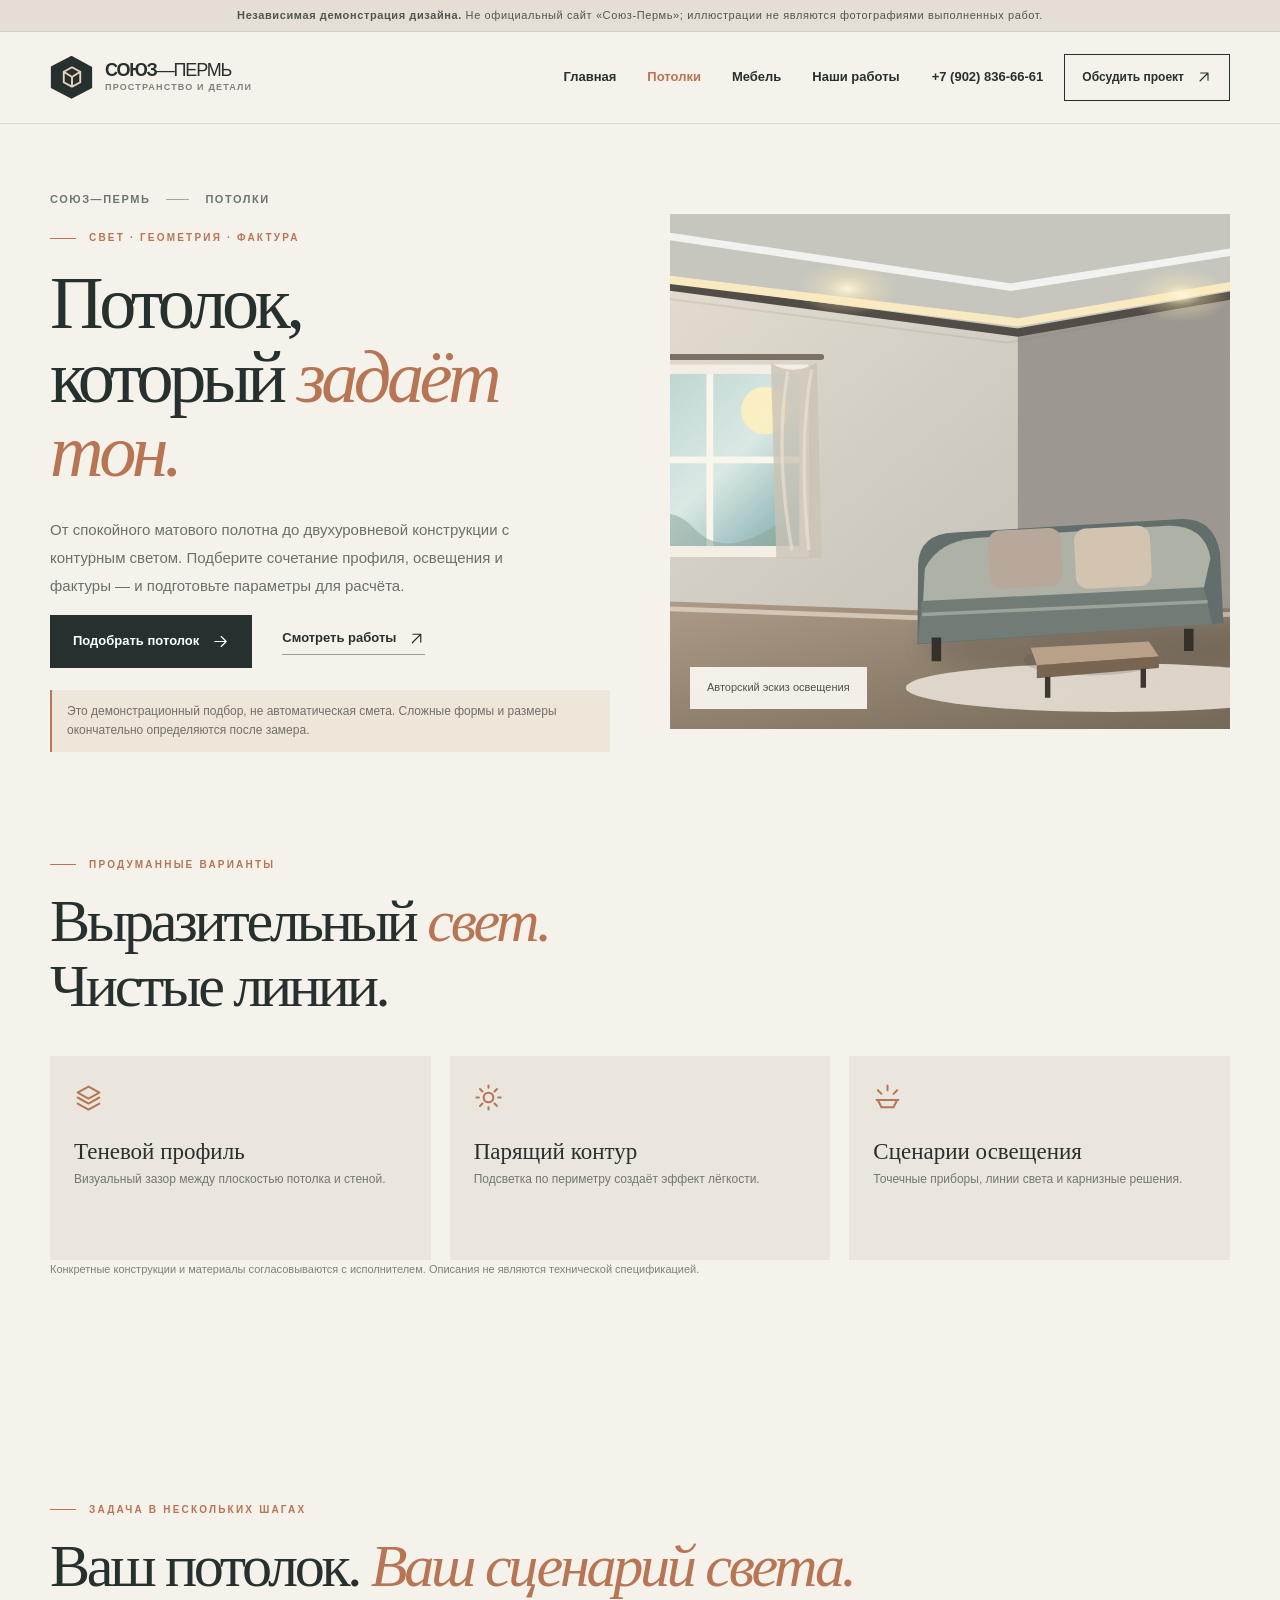
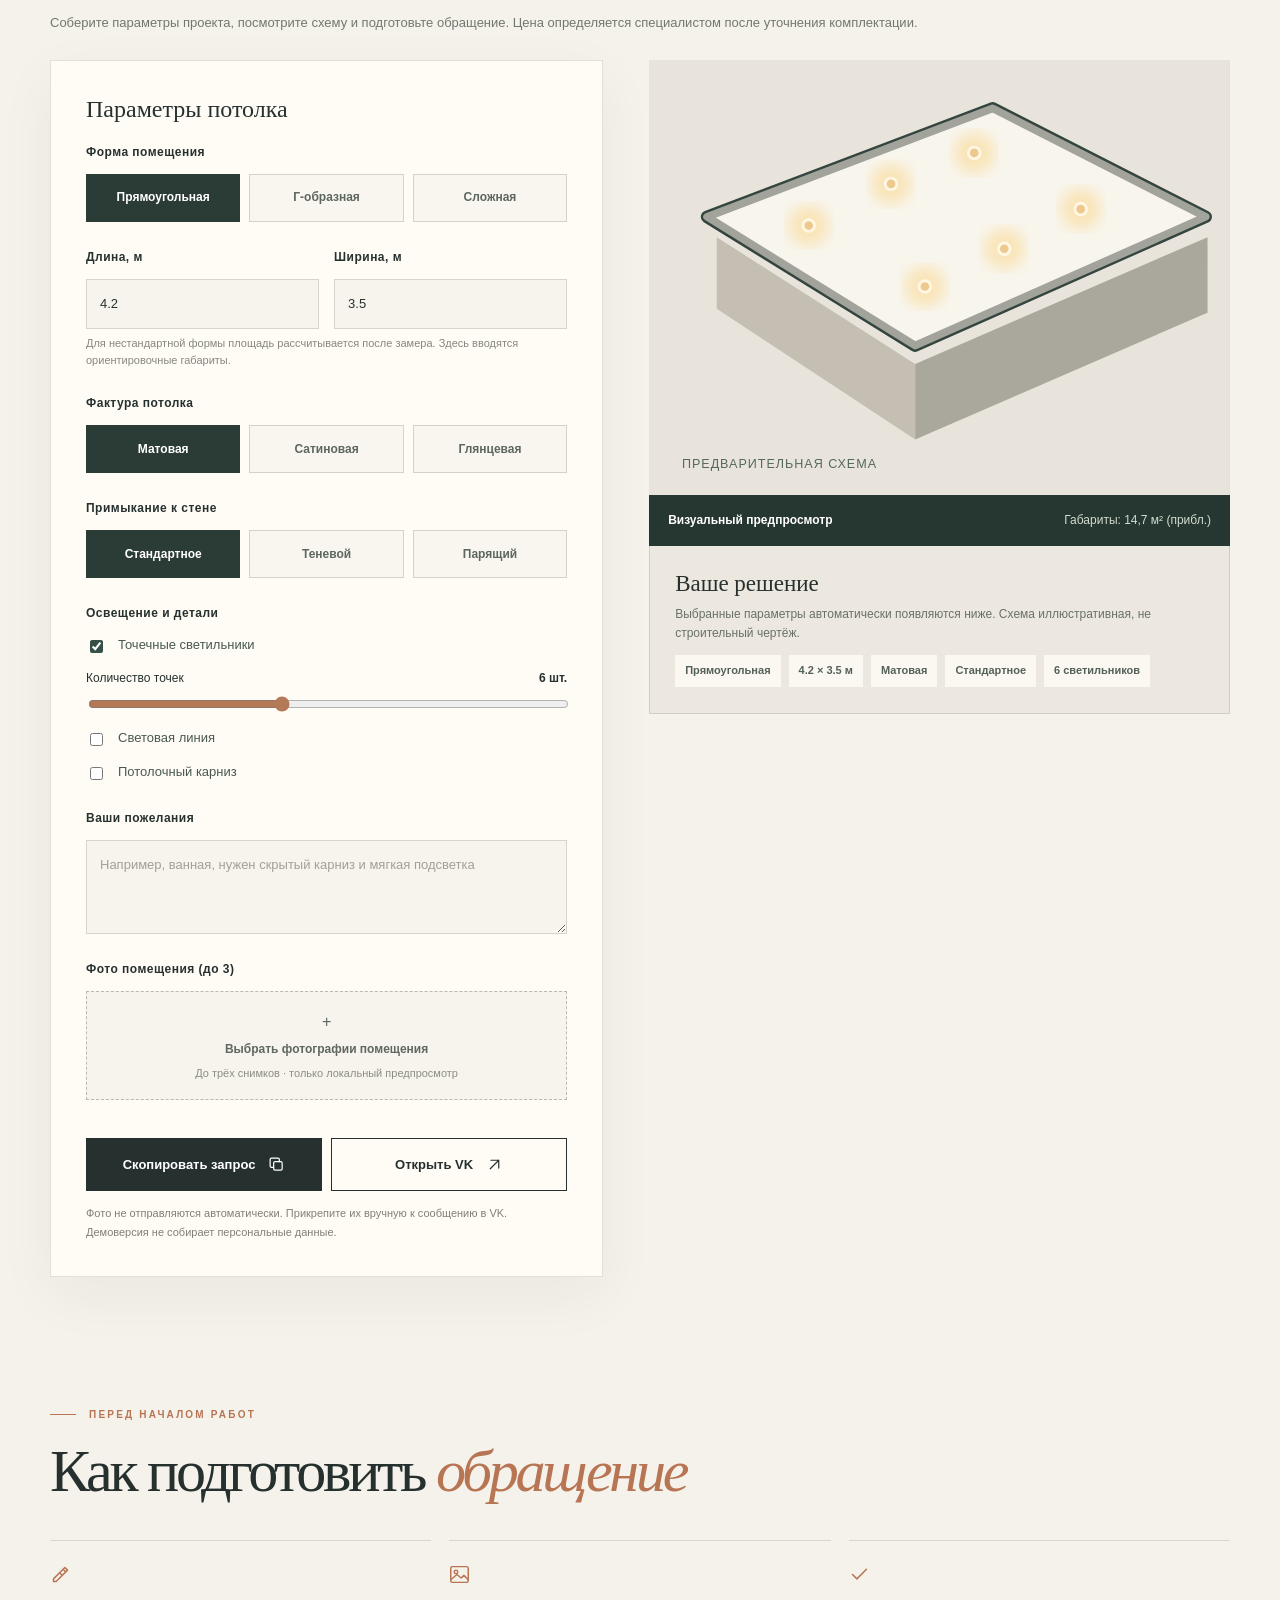
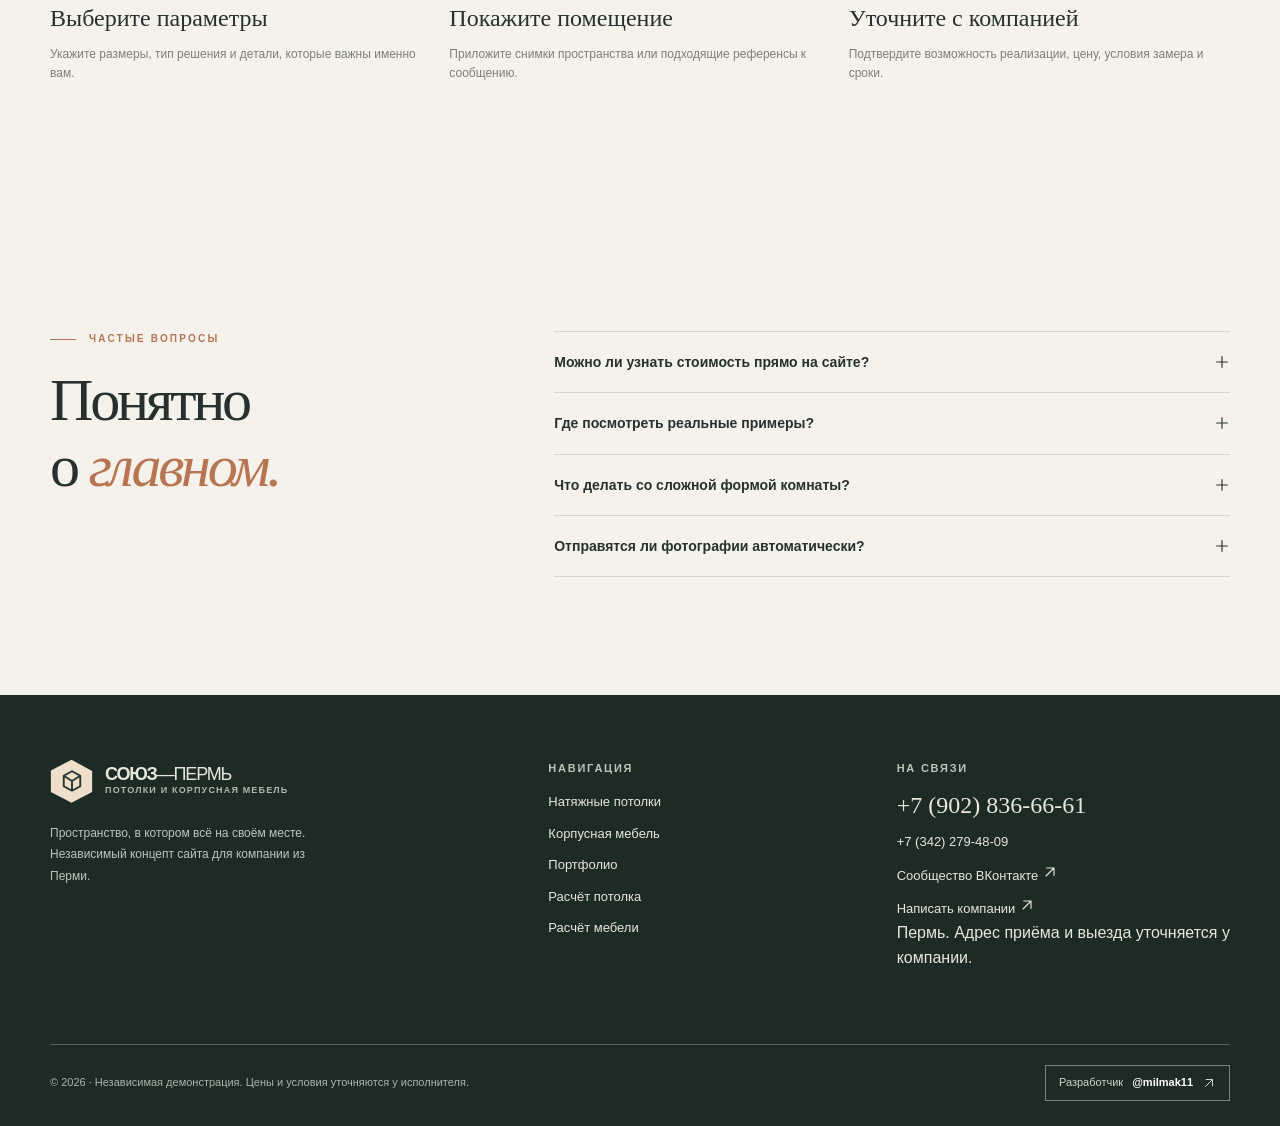
<file: potolki.html>
<!doctype html><html lang="ru"><head><meta charset="utf-8"><meta name="viewport" content="width=device-width,initial-scale=1"><meta name="theme-color" content="#f5f2eb"><meta name="robots" content="noindex,nofollow,noarchive"><meta name="description" content="Подбор натяжного потолка: фактура, теневой профиль, парящий контур, освещение. Демо-калькулятор и заявка."><title>Натяжные потолки в Перми — Союз-Пермь</title><link rel="icon" href="assets/favicon.svg" type="image/svg+xml"><link rel="stylesheet" href="assets/site.css"></head><body data-page="potolki"><svg xmlns="http://www.w3.org/2000/svg" style="display:none">
<symbol id="arrow" viewBox="0 0 24 24"><path d="M4 12h16m-7-7 7 7-7 7"/></symbol>
<symbol id="up" viewBox="0 0 24 24"><path d="M6 18 18 6M7 6h11v11"/></symbol>
<symbol id="menu" viewBox="0 0 24 24"><path d="M4 7h16M4 12h16M4 17h16"/></symbol>
<symbol id="x" viewBox="0 0 24 24"><path d="M5 5l14 14M19 5 5 19"/></symbol>
<symbol id="check" viewBox="0 0 24 24"><path d="m4 12 5 5L20 6"/></symbol>
<symbol id="layers" viewBox="0 0 24 24"><path d="m12 3 9 5-9 5-9-5 9-5Zm-9 9 9 5 9-5m-18 5 9 5 9-5"/></symbol>
<symbol id="ruler" viewBox="0 0 24 24"><path d="m4 17 13-13 3 3L7 20H4v-3Zm7-7 2 2m2-6 2 2"/></symbol>
<symbol id="lamp" viewBox="0 0 24 24"><path d="M12 2v4M4 6l3 3m13-3-3 3M4 14h16l-3 6H7l-3-6ZM3 14h18"/></symbol>
<symbol id="sun" viewBox="0 0 24 24"><circle cx="12" cy="12" r="4"/><path d="M12 2v2m0 16v2M2 12h2m16 0h2M5 5l2 2m10 10 2 2M19 5l-2 2M7 17l-2 2"/></symbol>
<symbol id="phone" viewBox="0 0 24 24"><path d="M7 3H4a1 1 0 0 0-1 1c0 9.4 7.6 17 17 17a1 1 0 0 0 1-1v-3l-5-3-2.4 2.4a15 15 0 0 1-6-6L10 8Z"/></symbol>
<symbol id="pin" viewBox="0 0 24 24"><path d="M20 10c0 5-8 12-8 12S4 15 4 10a8 8 0 1 1 16 0Z"/><circle cx="12" cy="10" r="2.5"/></symbol>
<symbol id="copy" viewBox="0 0 24 24"><rect x="8" y="8" width="12" height="12" rx="2"/><path d="M16 8V5a2 2 0 0 0-2-2H5a2 2 0 0 0-2 2v9a2 2 0 0 0 2 2h3"/></symbol>
<symbol id="photo" viewBox="0 0 24 24"><rect x="2" y="3" width="20" height="18" rx="2"/><circle cx="8" cy="9" r="2"/><path d="m2 18 7-6 5 4 3-3 5 5"/></symbol>
<symbol id="plus" viewBox="0 0 24 24"><path d="M12 4v16M4 12h16"/></symbol>
<symbol id="shield" viewBox="0 0 24 24"><path d="M12 2 20 5v6c0 6-4 9-8 11-4-2-8-5-8-11V5l8-3Zm-4 9 3 3 5-5"/></symbol>
<symbol id="spark" viewBox="0 0 24 24"><path d="m12 2 2.5 7.5L22 12l-7.5 2.5L12 22l-2.5-7.5L2 12l7.5-2.5Z"/></symbol>
<symbol id="briefcase" viewBox="0 0 24 24"><rect x="3" y="7" width="18" height="14" rx="2"/><path d="M8 7V4h8v3M3 13h18"/></symbol>
</svg><div class="demo-note"><strong>Независимая демонстрация дизайна.</strong> Не официальный сайт «Союз-Пермь»; иллюстрации не являются фотографиями выполненных работ.</div>
<header class="header"><div class="container header-inner"><a class="brand" href="index.html" aria-label="Союз-Пермь, главная"><span class="brand-mark"><svg viewBox="0 0 32 32" fill="none" stroke="currentColor" stroke-width="2.5"><path d="M5 9 16 3l11 6v14l-11 6-11-6V9Zm0 0 11 7 11-7M16 16v13"/></svg></span><span class="brand-text">СОЮЗ<span>—ПЕРМЬ</span><small>Пространство и детали</small></span></a>
<nav class="nav" aria-label="Навигация"><a href="index.html">Главная</a><a href="potolki.html" aria-current="page">Потолки</a><a href="mebel.html">Мебель</a><a href="portfolio.html">Наши работы</a></nav><div class="header-contact"><a class="header-phone" href="tel:+79028366661">+7 (902) 836-66-61</a><a class="header-action" href="https://vk.me/vippotolki_59" target="_blank" rel="noopener">Обсудить проект <svg class="icon icon-sm" aria-hidden="true"><use href="#up"/></svg></a><button class="menu-btn" type="button" aria-label="Открыть меню" aria-expanded="false" aria-controls="mobile-nav"><svg class="icon " aria-hidden="true"><use href="#menu"/></svg></button></div></div><nav class="mobile-nav" id="mobile-nav" hidden aria-label="Мобильная навигация"><a href="index.html">Главная</a><a href="potolki.html" aria-current="page">Потолки</a><a href="mebel.html">Мебель</a><a href="portfolio.html">Наши работы</a><a href="tel:+79028366661">+7 (902) 836-66-61</a><a href="https://vk.me/vippotolki_59" target="_blank" rel="noopener">Написать во ВКонтакте</a></nav></header><main>
<section class="container page-hero"><div class="reveal"><div class="page-indicator">СОЮЗ—ПЕРМЬ <span></span> ПОТОЛКИ</div><div class="kicker">СВЕТ · ГЕОМЕТРИЯ · ФАКТУРА</div><h1>Потолок,<br>который <em>задаёт тон.</em></h1><p>От спокойного матового полотна до двухуровневой конструкции с контурным светом. Подберите сочетание профиля, освещения и фактуры — и подготовьте параметры для расчёта.</p><div class="hero-buttons"><a href="#calculator" class="btn btn-dark">Подобрать потолок <svg class="icon " aria-hidden="true"><use href="#arrow"/></svg></a><a href="portfolio.html?filter=potolki" class="text-link">Смотреть работы <svg class="icon " aria-hidden="true"><use href="#up"/></svg></a></div><div class="callout">Это демонстрационный подбор, не автоматическая смета. Сложные формы и размеры окончательно определяются после замера.</div></div><div class="page-hero-img reveal"><img src="assets/hero-ceiling.svg" alt="Авторская визуализация натяжного потолка с контурной подсветкой"><div class="image-tag">Авторский эскиз освещения</div></div></section>
<section class="section container" style="padding-top:15px"><div class="section-head"><div><div class="kicker">ПРОДУМАННЫЕ ВАРИАНТЫ</div><h2 class="title-lg">Выразительный <em>свет.</em><br>Чистые линии.</h2></div></div><div class="feature-trio"><div class="feature-tile"><svg class="icon " aria-hidden="true"><use href="#layers"/></svg><h3>Теневой профиль</h3><p>Визуальный зазор между плоскостью потолка и стеной.</p></div><div class="feature-tile"><svg class="icon " aria-hidden="true"><use href="#sun"/></svg><h3>Парящий контур</h3><p>Подсветка по периметру создаёт эффект лёгкости.</p></div><div class="feature-tile"><svg class="icon " aria-hidden="true"><use href="#lamp"/></svg><h3>Сценарии освещения</h3><p>Точечные приборы, линии света и карнизные решения.</p></div></div><p class="fineprint">Конкретные конструкции и материалы согласовываются с исполнителем. Описания не являются технической спецификацией.</p></section>

<section class="calc-section" id="calculator"><div class="container"><div class="calc-intro"><div class="kicker">ЗАДАЧА В НЕСКОЛЬКИХ ШАГАХ</div><h2 class="title-lg">Ваш потолок. <em>Ваш сценарий света.</em></h2><p>Соберите параметры проекта, посмотрите схему и подготовьте обращение. Цена определяется специалистом после уточнения комплектации.</p></div><div class="calc-wrap"><form class="calc-form" id="ceiling-form" novalidate><h3>Параметры потолка</h3>
<div class="field-group"><div class="field-title">Форма помещения</div><div class="option-grid"><label class="option"><input type="radio" name="ceiling-shape" value="Прямоугольная" checked><span class="option-face">Прямоугольная</span></label><label class="option"><input type="radio" name="ceiling-shape" value="Г-образная"><span class="option-face">Г-образная</span></label><label class="option"><input type="radio" name="ceiling-shape" value="Сложная"><span class="option-face">Сложная</span></label></div></div>
<div class="field-group"><div class="grid-2"><label><span class="field-title">Длина, м</span><input class="field" id="ceil-length" type="number" min="1" max="30" step="0.1" value="4.2" inputmode="decimal"></label><label><span class="field-title">Ширина, м</span><input class="field" id="ceil-width" type="number" min="1" max="30" step="0.1" value="3.5" inputmode="decimal"></label></div><span class="field-sub">Для нестандартной формы площадь рассчитывается после замера. Здесь вводятся ориентировочные габариты.</span></div>
<div class="field-group"><span class="field-title">Фактура потолка</span><div class="option-grid"><label class="option"><input type="radio" name="ceiling-finish" value="Матовая" checked><span class="option-face">Матовая</span></label><label class="option"><input type="radio" name="ceiling-finish" value="Сатиновая"><span class="option-face">Сатиновая</span></label><label class="option"><input type="radio" name="ceiling-finish" value="Глянцевая"><span class="option-face">Глянцевая</span></label></div></div>
<div class="field-group"><span class="field-title">Примыкание к стене</span><div class="option-grid"><label class="option"><input type="radio" name="ceiling-profile" value="Стандартное" checked><span class="option-face">Стандартное</span></label><label class="option"><input type="radio" name="ceiling-profile" value="Теневой профиль"><span class="option-face">Теневой</span></label><label class="option"><input type="radio" name="ceiling-profile" value="Парящий контур"><span class="option-face">Парящий</span></label></div></div>
<div class="field-group"><span class="field-title">Освещение и детали</span><label class="check-row"><input id="ceil-spots" type="checkbox" checked> Точечные светильники</label><div id="spot-count-group" style="margin-bottom:15px"><div class="range-row"><span>Количество точек</span><output id="ceil-spots-num">6 шт.</output></div><input class="field" style="width:100%" id="ceil-spots-range" type="range" min="2" max="12" step="1" value="6"></div><label class="check-row"><input id="ceil-line" type="checkbox"> Световая линия</label><label class="check-row"><input id="ceil-track" type="checkbox"> Потолочный карниз</label></div>
<div class="field-group"><label class="field-title" for="ceil-comment">Ваши пожелания</label><textarea class="field" id="ceil-comment" placeholder="Например, ванная, нужен скрытый карниз и мягкая подсветка"></textarea></div>
<div class="field-group"><span class="field-title">Фото помещения (до 3)</span><label class="photo-drop"> <span class="photo-icon">+</span><strong>Выбрать фотографии помещения</strong><small>До трёх снимков · только локальный предпросмотр</small><input class="photo-input" type="file" accept="image/*" multiple></label><div class="photo-thumbs" aria-live="polite"></div></div>
<div class="form-actions"><button type="button" class="btn btn-dark copy-inquiry" data-type="ceiling">Скопировать запрос <svg class="icon"><use href="#copy"/></svg></button><a class="btn btn-ghost" href="https://vk.me/vippotolki_59" rel="noopener" target="_blank">Открыть VK <svg class="icon"><use href="#up"/></svg></a></div><div class="form-message" role="status"></div><p class="fineprint" style="margin:13px 0 0">Фото не отправляются автоматически. Прикрепите их вручную к сообщению в VK. Демоверсия не собирает персональные данные.</p></form>
<div class="preview-sticky"><div class="preview-box"><svg id="ceiling-preview" viewBox="0 0 600 450" role="img" aria-label="Схематичный предпросмотр потолка"><rect width="600" height="450" fill="#e8e4db"/><g transform="translate(45 32)"><path d="M15 130 310 18 530 130 230 263Z" fill="#fbf9f2" stroke="#34453f" stroke-width="13" stroke-linejoin="round"/><path d="M25 151 230 282 230 360 25 225Z" fill="#c5beb2"/><path d="M230 282 532 151v78L230 360Z" fill="#aaa89c"/><g id="ceiling-dynamic"></g></g><text x="34" y="421" fill="#55685e" font-family="Arial,sans-serif" font-size="13" letter-spacing="1">ПРЕДВАРИТЕЛЬНАЯ СХЕМА</text></svg></div><div class="preview-caption"><strong>Визуальный предпросмотр</strong><span id="ceil-area">Ориентировочно 14,7 м²</span></div><div class="preview-info"><h3>Ваше решение</h3><p>Выбранные параметры автоматически появляются ниже. Схема иллюстративная, не строительный чертёж.</p><div class="preview-list" id="ceil-chips"></div></div></div></div></div></section>
<section class="section container" style="padding-top:10px"><div class="section-head"><div><div class="kicker">ПЕРЕД НАЧАЛОМ РАБОТ</div><h2 class="title-lg">Как подготовить <em>обращение</em></h2></div></div><div class="steps-list"><article><svg class="icon " aria-hidden="true"><use href="#ruler"/></svg><h3>Выберите параметры</h3><p>Укажите размеры, тип решения и детали, которые важны именно вам.</p></article><article><svg class="icon " aria-hidden="true"><use href="#photo"/></svg><h3>Покажите помещение</h3><p>Приложите снимки пространства или подходящие референсы к сообщению.</p></article><article><svg class="icon " aria-hidden="true"><use href="#check"/></svg><h3>Уточните с компанией</h3><p>Подтвердите возможность реализации, цену, условия замера и сроки.</p></article></div></section><section class="section container"><div class="faq-grid"><div><div class="kicker">ЧАСТЫЕ ВОПРОСЫ</div><h2 class="title-lg" style="margin-top:20px">Понятно<br>о <em>главном.</em></h2></div><div><details><summary>Можно ли узнать стоимость прямо на сайте? <svg class="icon icon-sm" aria-hidden="true"><use href="#plus"/></svg></summary><p>Здесь нет неподтверждённого прайса. Стоимость зависит от площади, формы помещения, профиля, полотна и освещения; точный расчёт согласовывается с компанией.</p></details><details><summary>Где посмотреть реальные примеры? <svg class="icon icon-sm" aria-hidden="true"><use href="#plus"/></svg></summary><p>На странице «Наши работы» собраны описания опубликованных проектов. Фотографии объектов доступны в официальном сообществе ВКонтакте.</p></details><details><summary>Что делать со сложной формой комнаты? <svg class="icon icon-sm" aria-hidden="true"><use href="#plus"/></svg></summary><p>Выберите «Г-образная» или «Сложная», укажите ориентировочные габариты и добавьте описание. Окончательная площадь и конструкция определяются по замеру.</p></details><details><summary>Отправятся ли фотографии автоматически? <svg class="icon icon-sm" aria-hidden="true"><use href="#plus"/></svg></summary><p>Нет. В демоверсии они видны только вам. Скопируйте заявку и прикрепите снимки вручную в сообщениях VK.</p></details></div></div></section></main><footer class="footer"><div class="container"><div class="footer-grid"><div><a class="brand" href="index.html"><span class="brand-mark"><svg viewBox="0 0 32 32" fill="none" stroke="currentColor" stroke-width="2.5"><path d="M5 9 16 3l11 6v14l-11 6-11-6V9Zm0 0 11 7 11-7M16 16v13"/></svg></span><span class="brand-text">СОЮЗ<span>—ПЕРМЬ</span><small>Потолки и корпусная мебель</small></span></a><p class="footer-desc">Пространство, в котором всё на своём месте. Независимый концепт сайта для компании из Перми.</p></div><div><div class="footer-title">Навигация</div><div class="footer-links"><a href="potolki.html">Натяжные потолки</a><a href="mebel.html">Корпусная мебель</a><a href="portfolio.html">Портфолио</a><a href="potolki.html#calculator">Расчёт потолка</a><a href="mebel.html#calculator">Расчёт мебели</a></div></div><div><div class="footer-title">На связи</div><a class="footer-phone" href="tel:+79028366661">+7 (902) 836-66-61</a><div class="footer-links"><a href="tel:+73422794809">+7 (342) 279-48-09</a><a href="https://vk.com/vippotolki_59" target="_blank" rel="noopener">Сообщество ВКонтакте <svg class="icon icon-sm" aria-hidden="true"><use href="#up"/></svg></a><a href="https://vk.me/vippotolki_59" target="_blank" rel="noopener">Написать компании <svg class="icon icon-sm" aria-hidden="true"><use href="#up"/></svg></a></div><p>Пермь. Адрес приёма и выезда уточняется у компании.</p></div></div><div class="footer-bottom"><span>© 2026 · Независимая демонстрация. Цены и условия уточняются у исполнителя.</span><a class="developer" href="https://t.me/milmak11" rel="noopener" target="_blank">Разработчик <strong>@milmak11</strong><svg class="icon icon-sm" aria-hidden="true"><use href="#up"/></svg></a></div></div></footer><div class="mobile-cta"><a href="potolki.html#calculator">Подобрать потолок <svg class="icon " aria-hidden="true"><use href="#arrow"/></svg></a><a href="tel:+79028366661" aria-label="Позвонить"><svg class="icon " aria-hidden="true"><use href="#phone"/></svg></a></div><div class="toast" role="status" aria-live="polite" id="toast"></div><script src="assets/site.js" defer></script></body></html>
</file>
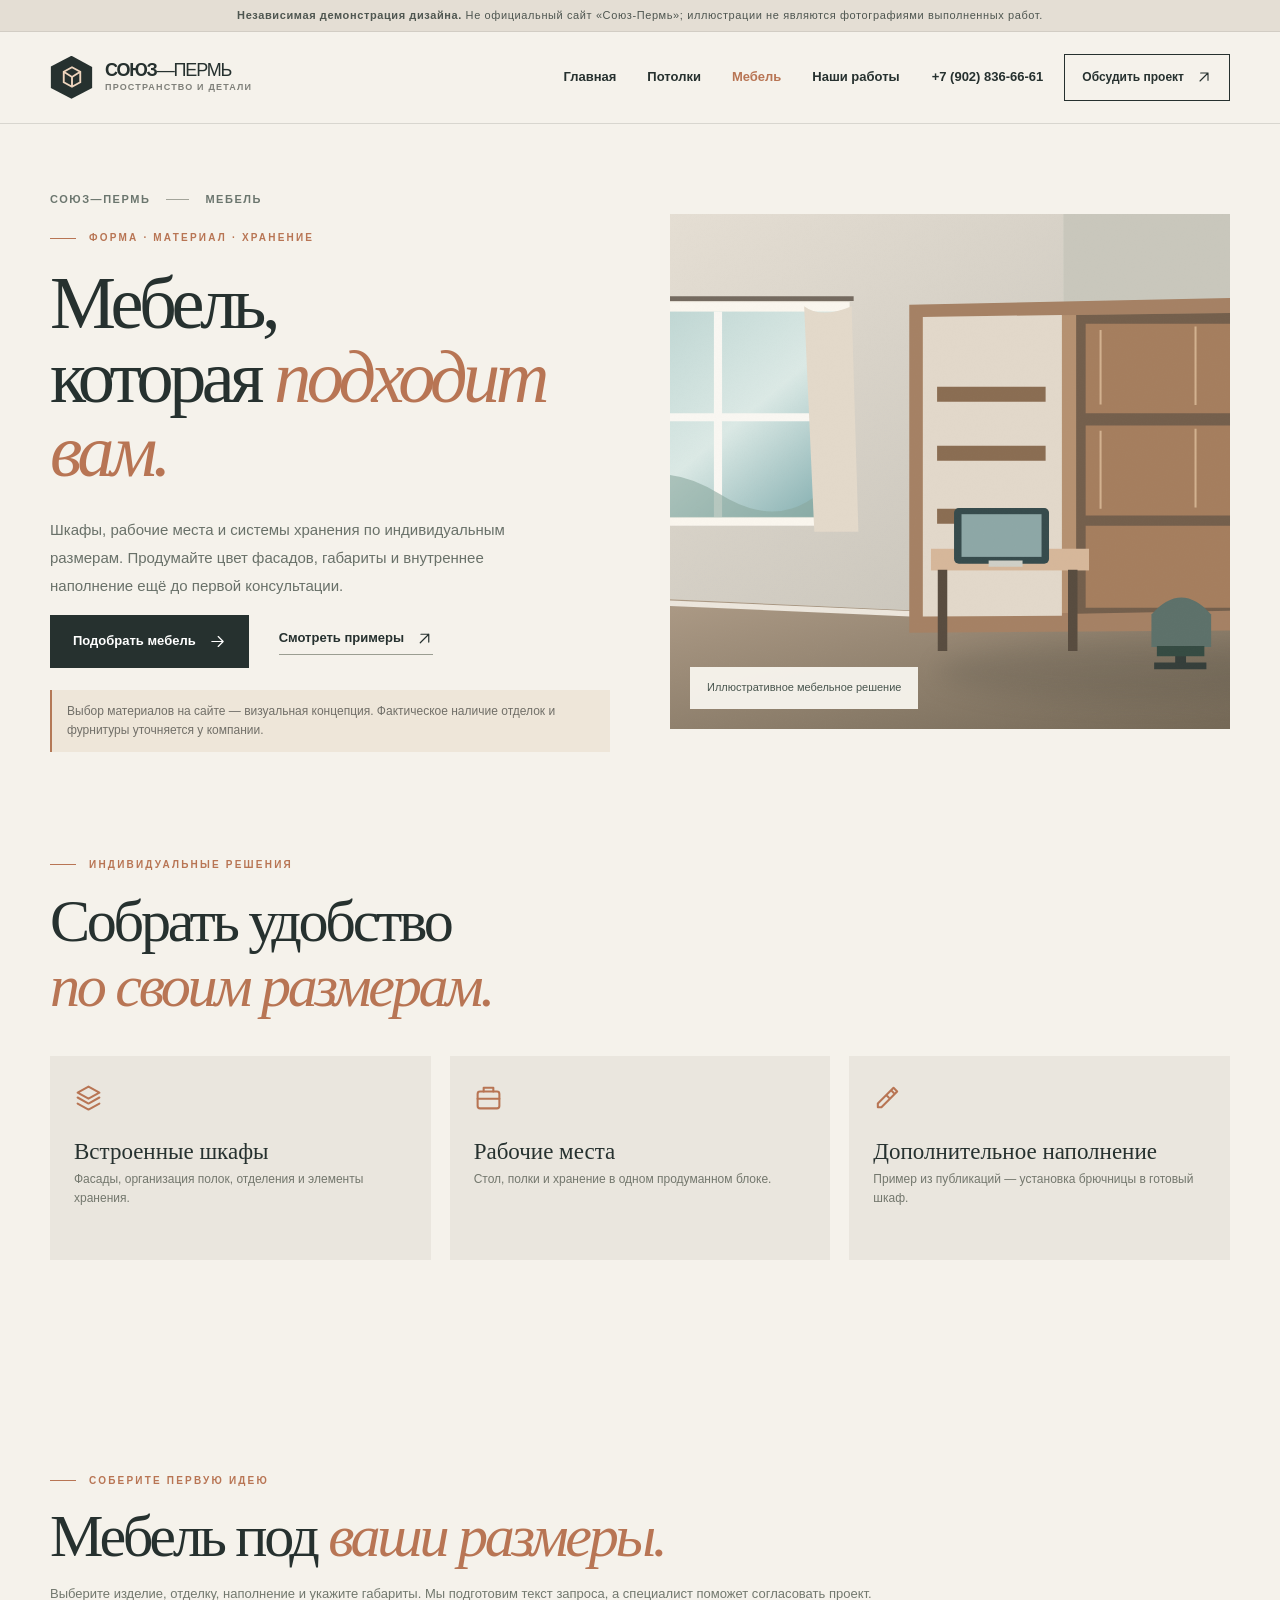
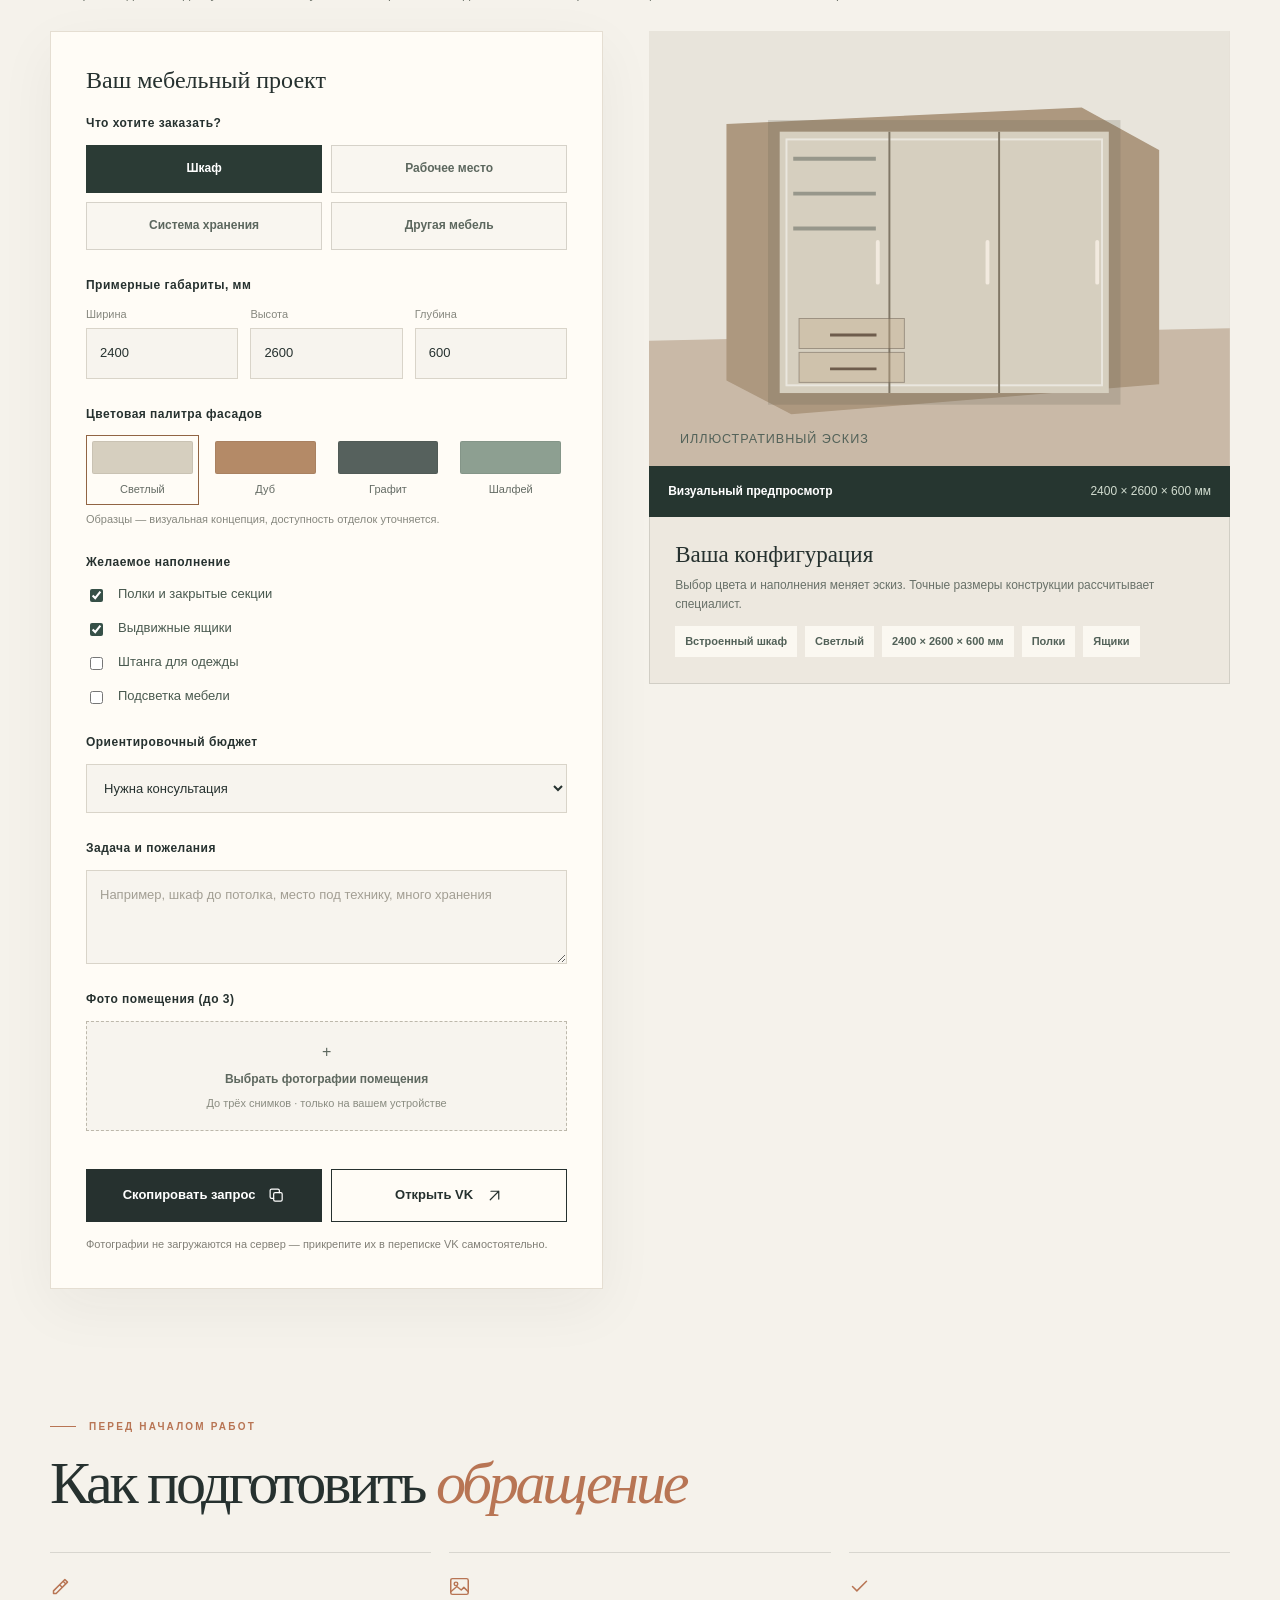
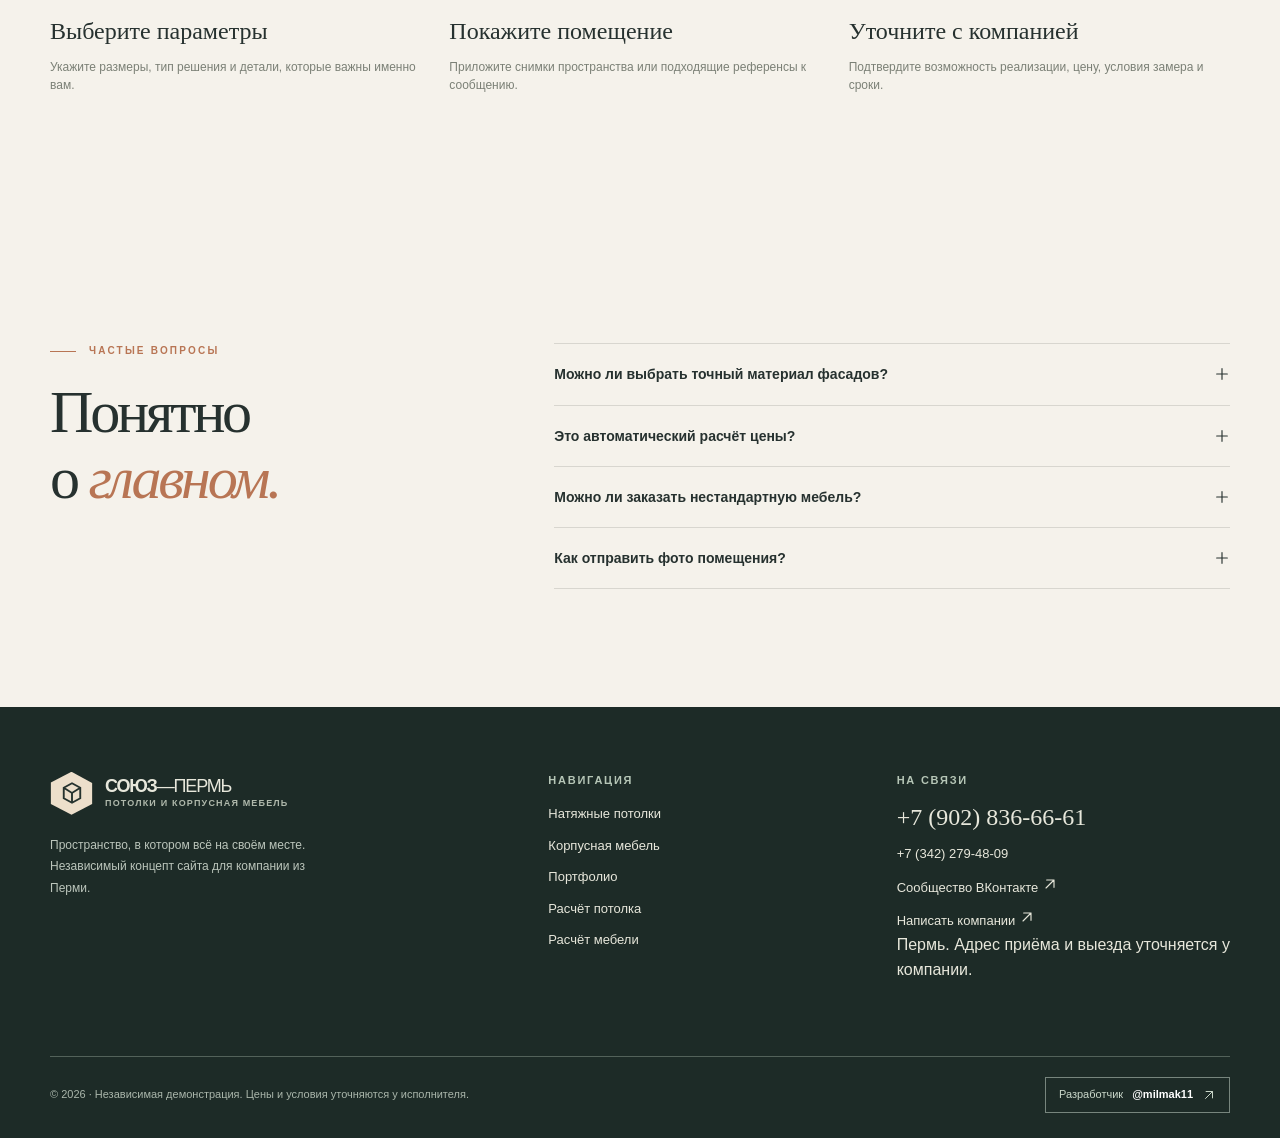
<file: preview-mebel-offline.html>
<!doctype html><html lang="ru"><head><meta charset="utf-8"><meta name="viewport" content="width=device-width,initial-scale=1"><meta name="theme-color" content="#f5f2eb"><meta name="robots" content="noindex,nofollow,noarchive"><meta name="description" content="Подбор шкафов, рабочих мест и систем хранения по размерам. Иллюстративный конструктор мебели и заявка."><title>Корпусная мебель в Перми — Союз-Пермь</title><link rel="icon" href="[data-uri]" type="image/svg+xml"><style>:root{--ink:#26312f;--ink2:#3c4946;--paper:#f5f2eb;--white:#fffefa;--sand:#e8e2d7;--sand2:#d9cdbd;--muted:#707770;--accent:#b87554;--accent2:#d2a88d;--line:rgba(49,59,52,.15);--green:#80948a;--shadow:0 20px 58px rgba(30,39,34,.12);--radius:6px;--serif:Georgia,'Times New Roman',serif;--sans:'Segoe UI',Arial,sans-serif}
*{box-sizing:border-box}html{scroll-behavior:smooth;scroll-padding-top:98px}body{margin:0;background:var(--paper);color:var(--ink);font:16px/1.58 var(--sans);-webkit-font-smoothing:antialiased}body.modal-open{overflow:hidden}a{text-decoration:none;color:inherit}button,input,select,textarea{font:inherit}button{cursor:pointer}input,select,textarea{color:var(--ink)}img,svg{max-width:100%}img{display:block}button,a{-webkit-tap-highlight-color:transparent}button:focus-visible,a:focus-visible,input:focus-visible,select:focus-visible,textarea:focus-visible{outline:3px solid #b97b50;outline-offset:3px}.container{width:min(1260px,calc(100% - 100px));margin-inline:auto}.icon{width:21px;height:21px;fill:none;stroke:currentColor;stroke-width:1.7;stroke-linecap:round;stroke-linejoin:round;flex:none}.icon-sm{width:16px;height:16px}.icon-lg{width:27px;height:27px}
.demo-note{font-size:11px;letter-spacing:.055em;line-height:1.35;padding:8px 20px;text-align:center;background:#e4ded4;color:#4e5650;border-bottom:1px solid rgba(52,65,57,.1)}.demo-note strong{font-weight:700}.header{background:var(--paper);z-index:60;position:sticky;top:0;border-bottom:1px solid var(--line)}.header-inner{min-height:91px;display:flex;align-items:center;gap:32px}.brand{display:flex;align-items:center;gap:12px;white-space:nowrap}.brand-mark{width:43px;height:43px;background:var(--ink);color:#eed4bd;display:grid;place-items:center;clip-path:polygon(50% 0,98% 26%,98% 75%,50% 100%,2% 75%,2% 25%)}.brand-mark svg{width:24px;height:24px}.brand-text{font-size:18px;font-weight:750;letter-spacing:-.065em;line-height:1.05}.brand-text span{font-weight:400}.brand-text small{display:block;font:9px/1.6 var(--sans);letter-spacing:.13em;font-weight:600;color:#7f807a;text-transform:uppercase}.nav{display:flex;align-items:center;gap:31px;margin-left:auto}.nav a{font-size:13px;font-weight:650;transition:color .2s}.nav a:hover,.nav a[aria-current=page]{color:var(--accent)}.header-contact{display:flex;align-items:center;gap:21px}.header-phone{font-size:13px;font-weight:700;white-space:nowrap}.header-action{border:1px solid var(--ink);color:var(--ink);padding:13px 17px;display:flex;gap:12px;align-items:center;font-weight:700;font-size:12px;white-space:nowrap;transition:.25s}.header-action:hover{background:var(--ink);color:#fff}.menu-btn{display:none;width:44px;height:44px;border:1px solid var(--line);background:transparent;color:var(--ink);align-items:center;justify-content:center}.mobile-nav{display:none;border-top:1px solid var(--line);padding:15px 22px 25px;flex-direction:column;gap:0}.mobile-nav a{padding:12px 0;font-weight:650;font-size:15px;border-bottom:1px solid var(--line)}.mobile-nav[hidden]{display:none!important}
.kicker{display:flex;gap:13px;align-items:center;font-size:10px;font-weight:750;letter-spacing:.22em;color:var(--accent);text-transform:uppercase}.kicker:before{content:'';width:26px;height:1px;background:currentColor}.kicker.light{color:#d3ae8d}.kicker.dark{color:#64756d}.eyebrow{font-size:11px;font-weight:750;letter-spacing:.16em;text-transform:uppercase;color:#7d847d}.title-xl,h1,h2,h3,p{margin-top:0}.title-xl{font:normal clamp(46px,6.9vw,108px)/.98 var(--serif);letter-spacing:-.063em}.title-xl em,.title-lg em{font-style:italic;color:var(--accent);font-weight:400}.title-lg{font:normal clamp(39px,4.7vw,71px)/1.09 var(--serif);letter-spacing:-.055em}.title-md{font:normal clamp(32px,3.5vw,49px)/1.11 var(--serif);letter-spacing:-.04em}.lead{font-size:17px;line-height:1.85;color:#65716a;max-width:525px}.btn{display:inline-flex;justify-content:center;align-items:center;gap:13px;min-height:53px;padding:0 22px;border:1px solid transparent;font-size:13px;font-weight:750;transition:transform .22s,background .22s,color .22s;white-space:nowrap}.btn:hover{transform:translateY(-2px)}.btn .icon{width:17px;height:17px}.btn-dark{background:var(--ink);color:white}.btn-dark:hover{background:#3b4a46}.btn-accent{background:var(--accent);color:white}.btn-accent:hover{background:#965a3d}.btn-light{background:#f6eee3;color:var(--ink)}.btn-ghost{border-color:currentColor;background:transparent;color:var(--ink)}.btn-ghost:hover{background:var(--sand)}.text-link{display:inline-flex;align-items:center;gap:12px;font-size:13px;font-weight:730;border-bottom:1px solid #9b9e92;padding-bottom:5px;transition:gap .2s,color .2s}.text-link:hover{gap:18px;color:var(--accent)}.text-link .icon{width:17px;height:17px}.text-link.light-link{color:#fff;border-color:rgba(255,255,255,.5)}.muted{color:var(--muted)}.small{font-size:12px}.fineprint{font-size:11px;color:#817f76;line-height:1.65}.section{padding-top:118px;padding-bottom:118px}.section-head{display:flex;justify-content:space-between;align-items:end;gap:30px;margin-bottom:37px}.section-head h2{margin:15px 0 0}.section-head .section-desc{max-width:380px;font-size:14px;line-height:1.8;color:#75776e;margin:0 0 6px}.section-divider{border:0;border-top:1px solid var(--line);margin:0}
/* Home hero */
.hero{padding-top:62px;padding-bottom:85px;display:grid;grid-template-columns:.93fr 1.07fr;align-items:center;gap:32px;min-height:675px}.hero-copy{padding-bottom:22px}.hero-copy h1{margin:25px 0 30px}.hero-copy h1 em{display:block}.hero-copy .lead{margin-bottom:33px}.hero-buttons{display:flex;align-items:center;gap:30px;flex-wrap:wrap}.hero-meta{display:flex;gap:25px;margin-top:63px;align-items:center}.hero-meta .dot{width:10px;height:10px;border:2px solid var(--accent);transform:rotate(45deg)}.hero-meta p{font-size:12px;line-height:1.45;margin:0;color:#666c66}.hero-art{min-width:0;position:relative;padding:34px 5px 28px 40px}.hero-image-main{position:relative;aspect-ratio:.9;overflow:hidden;background:#d4c5b5}.hero-image-main img{width:100%;height:100%;object-fit:cover}.hero-image-main:after{content:'';position:absolute;inset:0;background:linear-gradient(30deg,rgba(30,34,28,.34),transparent 50%)}.hero-art-toplabel{position:absolute;top:7px;right:7px;letter-spacing:.15em;font-size:9px;font-weight:750}.hero-image-small{position:absolute;width:44%;bottom:-6px;left:-28px;border:11px solid var(--paper);box-shadow:0 12px 44px rgba(30,45,32,.16);aspect-ratio:1.3;overflow:hidden}.hero-image-small img{width:100%;height:100%;object-fit:cover}.hero-image-caption{position:absolute;bottom:49px;right:27px;color:#fff;z-index:1;text-align:right}.hero-image-caption span{display:block;font-size:9px;letter-spacing:.18em}.hero-image-caption strong{font:italic 26px var(--serif)}.hero-cross{position:absolute;top:29%;left:13px;border-radius:50%;width:39px;height:39px;display:grid;place-items:center;background:var(--accent);color:#fff}.band{background:#283632;color:#f6f1e6}.band-grid{display:grid;grid-template-columns:1.3fr repeat(3,.8fr);gap:35px;align-items:center;padding:34px 0}.band-title{font:italic 29px/1.1 var(--serif)}.band-label{border-left:1px solid #617069;padding-left:22px;font-size:12px;color:#d3d6cb;line-height:1.5}.band-label strong{display:block;color:#fff;font-size:14px;font-weight:600;margin-bottom:4px}
/* directions */
.directions{display:grid;grid-template-columns:1fr 1fr;gap:22px}.direction-card{position:relative;overflow:hidden;min-height:510px;background:#c9c3b8;display:flex;align-items:flex-end}.direction-card img{position:absolute;inset:0;width:100%;height:100%;object-fit:cover;transition:transform .65s cubic-bezier(.2,.7,.2,1)}.direction-card:hover img{transform:scale(1.055)}.direction-card:after{content:'';position:absolute;inset:0;background:linear-gradient(0deg,rgba(20,30,25,.85),rgba(21,28,25,.06) 65%)}.direction-body{position:relative;z-index:1;padding:35px;color:#fff;width:100%}.direction-top{display:flex;justify-content:space-between;align-items:center;margin-bottom:60px;font-size:11px;letter-spacing:.12em;color:#eee1d2}.direction-body h3{font:normal 51px/1.1 var(--serif);letter-spacing:-.04em;margin-bottom:10px}.direction-body p{font-size:14px;color:#dcded4;max-width:320px}.direction-bottom{display:flex;justify-content:space-between;align-items:center;border-top:1px solid rgba(255,255,255,.45);padding-top:16px;font-size:12px;font-weight:700}.direction-bottom .icon{width:20px;height:20px}
/* portfolio previews */
.works-preview{display:grid;grid-template-columns:1.35fr .85fr .85fr;gap:20px}.work-card{position:relative;cursor:pointer;border:0;padding:0;text-align:left;background:transparent;color:var(--ink);display:block;width:100%}.work-card .work-art{overflow:hidden;aspect-ratio:1.22;background:#e1d9cc;position:relative}.work-card.featured .work-art{aspect-ratio:1.06}.work-card img{width:100%;height:100%;object-fit:cover;transition:transform .45s}.work-card:hover img{transform:scale(1.04)}.work-category{position:absolute;top:15px;left:15px;font-size:10px;letter-spacing:.1em;font-weight:700;background:#f7f3eced;padding:7px 10px}.work-name{font:normal 23px/1.23 var(--serif);letter-spacing:-.025em;margin:17px 0 4px}.work-card.featured .work-name{font-size:28px}.work-date{font-size:11px;color:#89867e}.works-preview-footer{margin-top:34px;display:flex;justify-content:space-between;gap:22px;align-items:center}
/* design cues */
.principle{background:#e8e1d6}.principle-grid{display:grid;grid-template-columns:1fr 1.05fr;gap:85px;align-items:center}.principle-art{height:500px;background:#a59b8b;overflow:hidden}.principle-art img{width:100%;height:100%;object-fit:cover}.principle-text h2{margin:18px 0 25px}.principle-text>p{font-size:15px;color:#59635c;line-height:1.9;margin-bottom:28px}.principle-features{display:flex;flex-direction:column;gap:16px;border-top:1px solid #bdb6a9;padding-top:22px;margin-bottom:30px}.principle-features span{display:flex;align-items:center;gap:12px;font-size:14px;font-weight:650}.principle-features svg{color:var(--accent)}
.process{display:grid;grid-template-columns:repeat(3,1fr);gap:40px}.process-item{border-top:1px solid var(--line);padding-top:24px}.process-icon{width:43px;height:43px;border:1px solid #aa9684;display:grid;place-items:center;color:var(--accent);margin-bottom:20px}.process-item h3{font:normal 26px/1.2 var(--serif);margin-bottom:13px}.process-item p{font-size:13px;color:#778076;line-height:1.75}.cta-panel{padding:87px 0;background:#273632;color:#f4eee3;position:relative;overflow:hidden}.cta-panel:before{content:'S';font:italic 480px var(--serif);position:absolute;right:-30px;bottom:-260px;color:rgba(255,255,255,.035);pointer-events:none}.cta-inner{position:relative;z-index:1;display:flex;align-items:end;justify-content:space-between;gap:45px}.cta-inner h2{margin:18px 0 20px;max-width:720px}.cta-inner p{color:#bfcac0;font-size:14px}.cta-actions{display:flex;flex-direction:column;gap:15px;min-width:235px}
/* page heroes */
.page-hero{display:grid;grid-template-columns:1fr 1fr;gap:60px;align-items:center;padding-top:67px;padding-bottom:90px}.page-hero .kicker{margin-bottom:20px}.page-hero h1{font:normal clamp(52px,5.8vw,88px)/1.0 var(--serif);letter-spacing:-.06em;margin-bottom:27px}.page-hero h1 em{font-weight:400;color:var(--accent)}.page-hero p{max-width:510px;font-size:15px;line-height:1.87;color:#697169}.page-hero-img{height:515px;overflow:hidden;position:relative;background:#d2cbbd}.page-hero-img img{width:100%;height:100%;object-fit:cover}.image-tag{position:absolute;left:20px;bottom:20px;background:rgba(250,248,241,.93);padding:12px 17px;font-size:11px;color:#48554e}.page-indicator{display:flex;align-items:center;gap:16px;margin-bottom:22px;font-size:11px;letter-spacing:.14em;color:#6b766e;font-weight:650}.page-indicator span{width:23px;height:1px;background:#a3a49a}.callout{font-size:12px;color:#716f68;background:#eee6d9;padding:12px 15px;border-left:2px solid #b47957;margin-top:22px}
/* detail page */
.details-intro{padding:80px 0 40px}.details-intro p{font-size:14px;line-height:1.8;color:#68736a}.feature-trio{display:grid;grid-template-columns:repeat(3,1fr);gap:19px}.feature-tile{background:#eae6de;padding:27px 24px;min-height:204px}.feature-tile .icon{width:29px;height:29px;color:var(--accent)}.feature-tile h3{font:normal 23px var(--serif);margin:20px 0 5px}.feature-tile p{font-size:12px;color:#73776d}
/* forms */
.calc-section{padding:95px 0 120px}.calc-wrap{display:grid;grid-template-columns:1fr 1.05fr;gap:46px;align-items:start}.calc-intro{margin-bottom:26px}.calc-intro h2{margin:15px 0 15px}.calc-intro p{font-size:13px;color:#72786e}.calc-form{padding:35px;background:#fffcf6;border:1px solid #e5ded2;box-shadow:0 18px 55px rgba(44,39,31,.05)}.calc-form h3{font:normal 24px var(--serif);margin:0 0 20px}.field-group{margin-bottom:26px}.field-group label.field-title,.field-title{display:block;font-size:12px;font-weight:750;letter-spacing:.04em;margin-bottom:12px}.field-sub{display:block;font-size:11px;color:#86877e;margin-top:6px;line-height:1.5}.grid-2{display:grid;grid-template-columns:1fr 1fr;gap:15px}.grid-3{display:grid;grid-template-columns:repeat(3,1fr);gap:12px}.field{display:block;width:100%;background:#f7f4ee;border:1px solid #d9d4c9;padding:14px 13px;min-height:49px;border-radius:0;font-size:13px}.field:focus{border-color:#b87957;outline:2px solid #b8795730}.field::placeholder{color:#a39f94}textarea.field{resize:vertical;min-height:94px}.option-grid{display:grid;grid-template-columns:repeat(3,1fr);gap:9px}.option-grid.two{grid-template-columns:repeat(2,1fr)}.option{position:relative;display:block;cursor:pointer}.option input{position:absolute;opacity:0;width:1px;height:1px;pointer-events:none}.option .option-face{display:flex;align-items:center;justify-content:center;text-align:center;min-height:48px;border:1px solid #d6d2c9;background:#f9f6f0;font-size:12px;font-weight:620;padding:8px 6px;transition:all .2s;color:#5c675e}.option input:checked +.option-face{background:#2b3b35;border-color:#2b3b35;color:#fff}.option input:focus-visible +.option-face{outline:2px solid var(--accent);outline-offset:2px}.swatch-row{display:grid;grid-template-columns:repeat(4,1fr);gap:10px}.swatch{position:relative;cursor:pointer}.swatch input{opacity:0;position:absolute;width:1px;height:1px}.swatch-face{border:1px solid transparent;padding:5px;text-align:center;font-size:11px;color:#646b64;display:block}.swatch-shape{display:block;width:100%;height:33px;border-radius:2px;margin-bottom:7px;border:1px solid #00000010}.swatch input:checked +.swatch-face{border-color:#916444}.swatch input:focus-visible +.swatch-face{outline:2px solid var(--accent)}.check-row{display:flex;align-items:start;gap:12px;cursor:pointer;font-size:13px;color:#49594f;margin-bottom:13px}.check-row input{margin-top:5px;accent-color:#365047;flex:none}.range-row{display:flex;align-items:center;justify-content:space-between;gap:20px;margin-bottom:7px;font-size:12px}.range-row output{font-weight:750}.field[type=range]{padding:0;min-height:18px;accent-color:#b47957;border:0;background:transparent}.preview-sticky{position:sticky;top:115px}.preview-box{background:#ddd7cb;overflow:hidden;position:relative}.preview-box svg{width:100%;height:auto;display:block}.preview-caption{background:#263630;color:#d2ddd0;display:flex;justify-content:space-between;align-items:center;gap:10px;padding:16px 19px;font-size:12px}.preview-caption strong{color:white}.preview-info{padding:25px 25px 26px;border:1px solid var(--line);border-top:0;background:#ede8df}.preview-info h3{font:normal 23px var(--serif);margin:0 0 8px}.preview-info p{font-size:12px;color:#697169;margin-bottom:12px}.preview-list{display:flex;flex-wrap:wrap;gap:8px}.preview-list span{font-size:11px;font-weight:650;padding:7px 10px;background:#fbf8f1;color:#526158}.photo-drop{display:flex;align-items:center;justify-content:center;flex-direction:column;min-height:105px;gap:6px;border:1px dashed #bdb8ab;background:#f7f4ee;cursor:pointer;text-align:center;padding:17px;color:#5e685f}.photo-drop strong{font-size:12px}.photo-drop small{font-size:11px;color:#8b8d82}.photo-drop input{display:none}.photo-thumbs{display:grid;grid-template-columns:repeat(3,1fr);gap:10px;margin-top:12px}.photo-thumb{position:relative;aspect-ratio:1.2;background:#ede8e0}.photo-thumb img{width:100%;height:100%;object-fit:cover}.photo-thumb button{border:0;position:absolute;right:5px;top:5px;width:25px;height:25px;background:#263630;color:white;font-size:16px;display:grid;place-items:center}.form-actions{display:flex;gap:9px;flex-wrap:wrap}.form-actions .btn{flex:1;min-width:160px}.form-message{padding:12px 15px;font-size:12px;line-height:1.5;background:#e3ebdf;color:#34553e;display:none;margin-top:12px}.form-message.is-visible{display:block}.steps-list{display:grid;grid-template-columns:repeat(3,1fr);gap:18px}.steps-list article{padding-top:23px;border-top:1px solid var(--line)}.steps-list h3{font:normal 24px var(--serif);margin:13px 0}.steps-list p{font-size:12px;color:#7b8076}.steps-list .icon{color:var(--accent)}.faq-grid{display:grid;grid-template-columns:.65fr 1fr;gap:65px}.faq-grid details{border-bottom:1px solid var(--line);padding:19px 0}.faq-grid details:first-child{border-top:1px solid var(--line)}.faq-grid summary{list-style:none;font-size:14px;font-weight:700;cursor:pointer;display:flex;justify-content:space-between;gap:16px;align-items:center}.faq-grid summary::-webkit-details-marker{display:none}.faq-grid summary .icon{transition:transform .2s}.faq-grid details[open] summary .icon{transform:rotate(45deg)}.faq-grid details p{font-size:13px;color:#778078;line-height:1.8;margin:13px 0 3px}
/* portfolio */
.portfolio-intro{padding:80px 0 42px}.portfolio-intro h1{max-width:930px}.portfolio-intro p{max-width:670px;color:#727b70;font-size:14px;line-height:1.75}.filter-bar{display:flex;gap:8px;flex-wrap:wrap;margin-bottom:32px}.filter-btn{padding:12px 16px;border:1px solid #c9c9be;background:transparent;color:#53635b;font-size:12px;font-weight:700;transition:.2s}.filter-btn:hover{border-color:#556a5e}.filter-btn.active{background:var(--ink);border-color:var(--ink);color:#fff}.portfolio-grid{display:grid;grid-template-columns:repeat(3,1fr);gap:35px 20px}.portfolio-grid .work-card .work-art{aspect-ratio:1.25}.portfolio-grid .work-card:nth-child(6n+1) .work-art{aspect-ratio:1.05}.portfolio-grid .work-card:nth-child(6n+4) .work-art{aspect-ratio:1.05}.portfolio-empty{padding:30px 0;color:#748076}.work-modal{position:fixed;z-index:100;inset:0;background:rgba(15,24,20,.88);display:flex;align-items:center;justify-content:center;padding:28px}.work-modal[hidden]{display:none!important}.modal-panel{position:relative;background:#faf7f0;width:min(1050px,100%);max-height:min(92vh,900px);display:grid;grid-template-columns:1.12fr .88fr;overflow:auto;box-shadow:0 20px 100px #0008}.modal-image{background:#d4cabe;min-height:520px}.modal-image img{width:100%;height:100%;object-fit:cover}.modal-text{padding:45px 37px;display:flex;flex-direction:column}.modal-text h2{font:normal 40px/1.1 var(--serif);margin:20px 0}.modal-text p{font-size:14px;color:#71766d}.modal-text ul{padding-left:18px;font-size:13px;line-height:1.8;color:#515e55}.modal-text .btn{margin-top:auto;align-self:flex-start}.modal-close{position:absolute;right:12px;top:12px;z-index:2;background:var(--ink);border:0;color:#fff;width:40px;height:40px;display:grid;place-items:center}.modal-close .icon{width:20px;height:20px}
/* footer */
.footer{background:#1d2b27;color:#e7e7db;padding:65px 0 25px}.footer-grid{display:grid;grid-template-columns:1.3fr .85fr 1fr;gap:65px}.footer .brand-mark{background:#eddfcb;color:#25322e}.footer .brand-text small{color:#b0b9ac}.footer-desc{margin:20px 0;color:#bbc5bb;max-width:270px;font-size:12px;line-height:1.8}.footer-title{font-size:11px;letter-spacing:.16em;text-transform:uppercase;color:#b6c6b7;margin-bottom:15px;font-weight:700}.footer-links{display:flex;flex-direction:column;gap:11px}.footer-links a{font-size:13px}.footer-links a:hover{color:#d9a782}.footer-phone{font:normal 24px var(--serif);display:block;margin-bottom:13px}.footer-contact p{font-size:12px;color:#bfc9bd}.footer-bottom{margin-top:58px;padding-top:20px;border-top:1px solid #53625a;display:flex;justify-content:space-between;align-items:center;gap:18px}.footer-bottom span{font-size:11px;color:#aab6ab}.developer{padding:8px 13px;border:1px solid rgba(210,223,211,.5);display:inline-flex;gap:9px;align-items:center;font-size:11px;color:#cbd8cb}.developer strong{color:white}.developer .icon{width:14px;height:14px}.mobile-cta{display:none}.toast{position:fixed;bottom:22px;right:20px;padding:14px 22px;background:#263b32;color:#fff;font-size:13px;box-shadow:0 10px 36px #0003;transform:translateY(130px);opacity:0;transition:.25s;z-index:110;max-width:330px}.toast.show{transform:translateY(0);opacity:1}.reveal{opacity:0;transform:translateY(18px);transition:opacity .7s,transform .7s}.reveal.visible{opacity:1;transform:none}
@media(max-width:1150px){.container{width:min(1180px,calc(100% - 64px))}.nav{gap:17px}.header-contact{gap:15px}.header-phone{display:none}.hero{gap:15px}.hero-image-small{left:-8px}.hero-meta{margin-top:36px}.hero-copy h1{font-size:clamp(55px,7vw,83px)}.principle-grid{gap:40px}}
@media(max-width:860px){.header-inner{min-height:74px}.nav,.header-action{display:none}.header-contact{margin-left:auto}.menu-btn{display:flex}.mobile-nav:not([hidden]){display:flex}.hero{grid-template-columns:1fr;gap:5px;padding-top:52px}.hero-copy{padding-bottom:0}.hero-copy h1{font-size:clamp(57px,9vw,84px)}.hero-meta{margin:29px 0}.hero-art{padding:12px 5% 40px 10%}.hero-image-main{aspect-ratio:1.35}.hero-image-small{width:36%;left:4%}.band-grid{grid-template-columns:repeat(3,1fr);gap:10px}.band-title{grid-column:1/-1}.section{padding-top:85px;padding-bottom:85px}.direction-card{min-height:395px}.direction-body{padding:25px}.direction-body h3{font-size:36px}.works-preview{grid-template-columns:repeat(2,1fr)}.works-preview .work-card:first-child{grid-column:1/-1}.works-preview .work-card:first-child .work-art{aspect-ratio:2}.principle-grid{grid-template-columns:1fr}.principle-art{height:450px}.process{gap:20px}.cta-inner{display:block}.cta-actions{flex-direction:row;margin-top:25px}.page-hero{grid-template-columns:1fr;gap:24px;padding-top:45px}.page-hero-img{height:450px}.calc-wrap{grid-template-columns:1fr;gap:27px}.preview-sticky{position:static;order:-1}.preview-box{max-height:500px;overflow:hidden}.preview-box svg{height:100%;max-height:500px}.faq-grid{grid-template-columns:1fr;gap:25px}.portfolio-grid{grid-template-columns:repeat(2,1fr)}.footer-grid{gap:28px}.modal-panel{grid-template-columns:1fr 1fr}}
@media(max-width:600px){html{scroll-padding-top:75px}.container{width:calc(100% - 36px)}.demo-note{font-size:10px;padding:7px 12px}.header-inner{min-height:69px}.brand{gap:8px}.brand-mark{width:35px;height:35px}.brand-mark svg{width:20px;height:20px}.brand-text{font-size:16px}.brand-text small{font-size:8px}.hero{padding-top:37px;padding-bottom:48px}.hero-copy h1{font-size:clamp(49px,11.5vw,68px);margin:19px 0 20px}.hero-copy .lead{font-size:14px;line-height:1.75;margin-bottom:23px}.hero-buttons{gap:18px}.btn{min-height:51px;padding:0 17px;font-size:12px}.hero-meta{display:none}.hero-art{padding:35px 0 25px 4%}.hero-image-main{aspect-ratio:.98}.hero-image-small{width:47%;left:0;bottom:0;border:7px solid var(--paper)}.hero-image-caption{bottom:40px;right:12px}.hero-image-caption strong{font-size:21px}.hero-cross{left:-5px}.band-grid{grid-template-columns:1fr 1fr;row-gap:20px;padding:24px 0}.band-title{font-size:24px}.band-label{padding-left:12px;font-size:11px}.band-label:last-child{display:none}.section{padding-top:67px;padding-bottom:70px}.section-head{align-items:start;flex-direction:column;gap:18px;margin-bottom:25px}.title-lg{font-size:clamp(39px,9.5vw,52px)}.title-md{font-size:35px}.directions,.principle-grid,.process,.feature-trio,.steps-list{grid-template-columns:1fr}.direction-card{min-height:410px}.direction-body h3{font-size:42px}.direction-top{margin-bottom:30px}.works-preview{gap:23px 10px}.works-preview .work-card:first-child .work-art{aspect-ratio:1.3}.work-card .work-art{aspect-ratio:.9}.work-card.featured .work-name{font-size:22px}.work-name{font-size:19px}.works-preview-footer{display:block}.works-preview-footer .text-link{margin-top:12px}.principle-art{height:330px}.principle-features{gap:13px}.principle-text h2{font-size:40px}.process-item{padding-top:17px}.cta-panel{padding:62px 0 70px}.cta-inner h2{font-size:43px}.cta-actions{flex-direction:column;align-items:flex-start}.page-hero{padding-top:35px;padding-bottom:60px}.page-hero h1{font-size:clamp(46px,11.6vw,65px)}.page-hero p{font-size:14px}.page-hero-img{height:350px}.details-intro{padding:50px 0 28px}.calc-section{padding:65px 0 85px}.calc-form{padding:22px 17px}.option-grid{gap:6px}.option .option-face{font-size:11px;min-height:45px}.grid-2{gap:10px}.field{padding:12px 10px;font-size:12px}.calc-intro h2{font-size:39px}.preview-caption{padding:13px;font-size:11px;flex-wrap:wrap}.preview-info{padding:20px}.preview-list span{font-size:10px}.form-actions .btn{width:100%;flex:none}.photo-thumbs{gap:6px}.faq-grid{gap:13px}.portfolio-intro{padding:49px 0 31px}.portfolio-intro h1{font-size:52px}.portfolio-grid{gap:25px 12px}.portfolio-grid .work-card .work-art,.portfolio-grid .work-card:nth-child(6n+1) .work-art,.portfolio-grid .work-card:nth-child(6n+4) .work-art{aspect-ratio:.93}.portfolio-grid .work-name{font-size:18px}.portfolio-grid .work-category{font-size:8px;padding:5px 7px;top:7px;left:7px}.filter-btn{padding:9px 11px;font-size:11px}.modal-panel{grid-template-columns:1fr;max-height:92vh}.work-modal{padding:12px}.modal-image{height:245px;min-height:auto}.modal-text{padding:26px 24px}.modal-text h2{font-size:32px}.footer{padding:48px 0 23px}.footer-grid{grid-template-columns:1fr 1fr;gap:31px 16px}.footer-grid>div:first-child{grid-column:1/-1}.footer-phone{font-size:19px}.footer-bottom{margin-top:35px;display:flex;flex-direction:column;align-items:flex-start}.mobile-cta{display:flex;position:sticky;bottom:0;z-index:55;background:#24342f;color:#fff;padding:11px 18px calc(11px + env(safe-area-inset-bottom));align-items:center;justify-content:space-between;gap:10px;font-size:12px;font-weight:750;box-shadow:0 -6px 25px #0002}.mobile-cta a{display:flex;align-items:center;gap:10px}.mobile-cta .icon{width:18px;height:18px}.toast{bottom:75px}.footer{padding-bottom:25px}}
@media(max-width:350px){.container{width:calc(100% - 28px)}.brand-text{font-size:14px}.brand-text small{font-size:7px}.hero-copy h1{font-size:45px}.title-lg{font-size:37px}.option-grid{grid-template-columns:repeat(2,1fr)}.grid-3{grid-template-columns:1fr 1fr}.portfolio-grid .work-name{font-size:16px}.footer-grid{grid-template-columns:1fr}.footer-grid>div:first-child{grid-column:auto}.page-hero h1{font-size:43px}}
@media(prefers-reduced-motion:reduce){*,*:before,*:after{animation-duration:.01ms!important;transition-duration:.01ms!important;scroll-behavior:auto!important}.reveal{opacity:1;transform:none}}
[hidden]{display:none!important}
</style></head><body data-page="mebel"><svg xmlns="http://www.w3.org/2000/svg" style="display:none">
<symbol id="arrow" viewBox="0 0 24 24"><path d="M4 12h16m-7-7 7 7-7 7"/></symbol>
<symbol id="up" viewBox="0 0 24 24"><path d="M6 18 18 6M7 6h11v11"/></symbol>
<symbol id="menu" viewBox="0 0 24 24"><path d="M4 7h16M4 12h16M4 17h16"/></symbol>
<symbol id="x" viewBox="0 0 24 24"><path d="M5 5l14 14M19 5 5 19"/></symbol>
<symbol id="check" viewBox="0 0 24 24"><path d="m4 12 5 5L20 6"/></symbol>
<symbol id="layers" viewBox="0 0 24 24"><path d="m12 3 9 5-9 5-9-5 9-5Zm-9 9 9 5 9-5m-18 5 9 5 9-5"/></symbol>
<symbol id="ruler" viewBox="0 0 24 24"><path d="m4 17 13-13 3 3L7 20H4v-3Zm7-7 2 2m2-6 2 2"/></symbol>
<symbol id="lamp" viewBox="0 0 24 24"><path d="M12 2v4M4 6l3 3m13-3-3 3M4 14h16l-3 6H7l-3-6ZM3 14h18"/></symbol>
<symbol id="sun" viewBox="0 0 24 24"><circle cx="12" cy="12" r="4"/><path d="M12 2v2m0 16v2M2 12h2m16 0h2M5 5l2 2m10 10 2 2M19 5l-2 2M7 17l-2 2"/></symbol>
<symbol id="phone" viewBox="0 0 24 24"><path d="M7 3H4a1 1 0 0 0-1 1c0 9.4 7.6 17 17 17a1 1 0 0 0 1-1v-3l-5-3-2.4 2.4a15 15 0 0 1-6-6L10 8Z"/></symbol>
<symbol id="pin" viewBox="0 0 24 24"><path d="M20 10c0 5-8 12-8 12S4 15 4 10a8 8 0 1 1 16 0Z"/><circle cx="12" cy="10" r="2.5"/></symbol>
<symbol id="copy" viewBox="0 0 24 24"><rect x="8" y="8" width="12" height="12" rx="2"/><path d="M16 8V5a2 2 0 0 0-2-2H5a2 2 0 0 0-2 2v9a2 2 0 0 0 2 2h3"/></symbol>
<symbol id="photo" viewBox="0 0 24 24"><rect x="2" y="3" width="20" height="18" rx="2"/><circle cx="8" cy="9" r="2"/><path d="m2 18 7-6 5 4 3-3 5 5"/></symbol>
<symbol id="plus" viewBox="0 0 24 24"><path d="M12 4v16M4 12h16"/></symbol>
<symbol id="shield" viewBox="0 0 24 24"><path d="M12 2 20 5v6c0 6-4 9-8 11-4-2-8-5-8-11V5l8-3Zm-4 9 3 3 5-5"/></symbol>
<symbol id="spark" viewBox="0 0 24 24"><path d="m12 2 2.5 7.5L22 12l-7.5 2.5L12 22l-2.5-7.5L2 12l7.5-2.5Z"/></symbol>
<symbol id="briefcase" viewBox="0 0 24 24"><rect x="3" y="7" width="18" height="14" rx="2"/><path d="M8 7V4h8v3M3 13h18"/></symbol>
</svg><div class="demo-note"><strong>Независимая демонстрация дизайна.</strong> Не официальный сайт «Союз-Пермь»; иллюстрации не являются фотографиями выполненных работ.</div>
<header class="header"><div class="container header-inner"><a class="brand" href="index.html" aria-label="Союз-Пермь, главная"><span class="brand-mark"><svg viewBox="0 0 32 32" fill="none" stroke="currentColor" stroke-width="2.5"><path d="M5 9 16 3l11 6v14l-11 6-11-6V9Zm0 0 11 7 11-7M16 16v13"/></svg></span><span class="brand-text">СОЮЗ<span>—ПЕРМЬ</span><small>Пространство и детали</small></span></a>
<nav class="nav" aria-label="Навигация"><a href="index.html">Главная</a><a href="potolki.html">Потолки</a><a href="mebel.html" aria-current="page">Мебель</a><a href="portfolio.html">Наши работы</a></nav><div class="header-contact"><a class="header-phone" href="tel:+79028366661">+7 (902) 836-66-61</a><a class="header-action" href="https://vk.me/vippotolki_59" target="_blank" rel="noopener">Обсудить проект <svg class="icon icon-sm" aria-hidden="true"><use href="#up"/></svg></a><button class="menu-btn" type="button" aria-label="Открыть меню" aria-expanded="false" aria-controls="mobile-nav"><svg class="icon " aria-hidden="true"><use href="#menu"/></svg></button></div></div><nav class="mobile-nav" id="mobile-nav" hidden aria-label="Мобильная навигация"><a href="index.html">Главная</a><a href="potolki.html">Потолки</a><a href="mebel.html" aria-current="page">Мебель</a><a href="portfolio.html">Наши работы</a><a href="tel:+79028366661">+7 (902) 836-66-61</a><a href="https://vk.me/vippotolki_59" target="_blank" rel="noopener">Написать во ВКонтакте</a></nav></header><main>
<section class="container page-hero"><div class="reveal"><div class="page-indicator">СОЮЗ—ПЕРМЬ <span></span> МЕБЕЛЬ</div><div class="kicker">ФОРМА · МАТЕРИАЛ · ХРАНЕНИЕ</div><h1>Мебель,<br>которая <em>подходит вам.</em></h1><p>Шкафы, рабочие места и системы хранения по индивидуальным размерам. Продумайте цвет фасадов, габариты и внутреннее наполнение ещё до первой консультации.</p><div class="hero-buttons"><a href="#calculator" class="btn btn-dark">Подобрать мебель <svg class="icon " aria-hidden="true"><use href="#arrow"/></svg></a><a href="portfolio.html?filter=mebel" class="text-link">Смотреть примеры <svg class="icon " aria-hidden="true"><use href="#up"/></svg></a></div><div class="callout">Выбор материалов на сайте — визуальная концепция. Фактическое наличие отделок и фурнитуры уточняется у компании.</div></div><div class="page-hero-img reveal"><img src="[data-uri]" alt="Авторский интерьерный эскиз рабочего места и встроенной мебели"><div class="image-tag">Иллюстративное мебельное решение</div></div></section>
<section class="section container" style="padding-top:15px"><div class="section-head"><div><div class="kicker">ИНДИВИДУАЛЬНЫЕ РЕШЕНИЯ</div><h2 class="title-lg">Собрать удобство<br><em>по своим размерам.</em></h2></div></div><div class="feature-trio"><div class="feature-tile"><svg class="icon " aria-hidden="true"><use href="#layers"/></svg><h3>Встроенные шкафы</h3><p>Фасады, организация полок, отделения и элементы хранения.</p></div><div class="feature-tile"><svg class="icon " aria-hidden="true"><use href="#briefcase"/></svg><h3>Рабочие места</h3><p>Стол, полки и хранение в одном продуманном блоке.</p></div><div class="feature-tile"><svg class="icon " aria-hidden="true"><use href="#ruler"/></svg><h3>Дополнительное наполнение</h3><p>Пример из публикаций — установка брючницы в готовый шкаф.</p></div></div></section>

<section class="calc-section" id="calculator"><div class="container"><div class="calc-intro"><div class="kicker">СОБЕРИТЕ ПЕРВУЮ ИДЕЮ</div><h2 class="title-lg">Мебель под <em>ваши размеры.</em></h2><p>Выберите изделие, отделку, наполнение и укажите габариты. Мы подготовим текст запроса, а специалист поможет согласовать проект.</p></div><div class="calc-wrap"><form class="calc-form" id="furniture-form" novalidate><h3>Ваш мебельный проект</h3>
<div class="field-group"><div class="field-title">Что хотите заказать?</div><div class="option-grid two"><label class="option"><input type="radio" name="furniture-kind" value="Встроенный шкаф" checked><span class="option-face">Шкаф</span></label><label class="option"><input type="radio" name="furniture-kind" value="Рабочее место"><span class="option-face">Рабочее место</span></label><label class="option"><input type="radio" name="furniture-kind" value="Система хранения"><span class="option-face">Система хранения</span></label><label class="option"><input type="radio" name="furniture-kind" value="Другое изделие"><span class="option-face">Другая мебель</span></label></div></div>
<div class="field-group"><span class="field-title">Примерные габариты, мм</span><div class="grid-3"><label><span class="field-sub" style="margin:0 0 5px">Ширина</span><input class="field" id="fur-width" type="number" inputmode="numeric" min="300" max="10000" step="50" value="2400"></label><label><span class="field-sub" style="margin:0 0 5px">Высота</span><input class="field" id="fur-height" type="number" inputmode="numeric" min="300" max="4000" step="50" value="2600"></label><label><span class="field-sub" style="margin:0 0 5px">Глубина</span><input class="field" id="fur-depth" type="number" inputmode="numeric" min="200" max="2000" step="50" value="600"></label></div></div>
<div class="field-group"><span class="field-title">Цветовая палитра фасадов</span><div class="swatch-row"><label class="swatch"><input type="radio" name="fur-color" value="Светлый" checked><span class="swatch-face"><span class="swatch-shape" style="background:#d6cfbf"></span>Светлый</span></label><label class="swatch"><input type="radio" name="fur-color" value="Дуб"><span class="swatch-face"><span class="swatch-shape" style="background:#b48a67"></span>Дуб</span></label><label class="swatch"><input type="radio" name="fur-color" value="Графит"><span class="swatch-face"><span class="swatch-shape" style="background:#56615d"></span>Графит</span></label><label class="swatch"><input type="radio" name="fur-color" value="Шалфей"><span class="swatch-face"><span class="swatch-shape" style="background:#8d9f91"></span>Шалфей</span></label></div><span class="field-sub">Образцы — визуальная концепция, доступность отделок уточняется.</span></div>
<div class="field-group"><div class="field-title">Желаемое наполнение</div><label class="check-row"><input type="checkbox" id="fur-shelves" checked> Полки и закрытые секции</label><label class="check-row"><input type="checkbox" id="fur-drawers" checked> Выдвижные ящики</label><label class="check-row"><input type="checkbox" id="fur-rail"> Штанга для одежды</label><label class="check-row"><input type="checkbox" id="fur-light"> Подсветка мебели</label></div>
<div class="field-group"><label class="field-title" for="fur-budget">Ориентировочный бюджет</label><select class="field" id="fur-budget"><option>Нужна консультация</option><option>До 80 000 ₽</option><option>80 000–150 000 ₽</option><option>150 000–250 000 ₽</option><option>Более 250 000 ₽</option></select></div>
<div class="field-group"><label class="field-title" for="fur-comment">Задача и пожелания</label><textarea class="field" id="fur-comment" placeholder="Например, шкаф до потолка, место под технику, много хранения"></textarea></div>
<div class="field-group"><span class="field-title">Фото помещения (до 3)</span><label class="photo-drop"><span class="photo-icon">+</span><strong>Выбрать фотографии помещения</strong><small>До трёх снимков · только на вашем устройстве</small><input class="photo-input" type="file" accept="image/*" multiple></label><div class="photo-thumbs" aria-live="polite"></div></div>
<div class="form-actions"><button type="button" class="btn btn-dark copy-inquiry" data-type="furniture">Скопировать запрос <svg class="icon"><use href="#copy"/></svg></button><a class="btn btn-ghost" href="https://vk.me/vippotolki_59" rel="noopener" target="_blank">Открыть VK <svg class="icon"><use href="#up"/></svg></a></div><div class="form-message" role="status"></div><p class="fineprint" style="margin:13px 0 0">Фотографии не загружаются на сервер — прикрепите их в переписке VK самостоятельно.</p></form>
<div class="preview-sticky"><div class="preview-box"><svg id="furniture-preview" viewBox="0 0 600 450" role="img" aria-label="Интерактивная схема выбранной мебели"><rect width="600" height="450" fill="#e8e4db"/><path d="M0 320 600 307V450H0Z" fill="#c9b9a7"/><path d="M80 96 447 79 527 123 527 365 147 396 80 361Z" fill="#ad987f"/><g id="furniture-dynamic"></g><text x="32" y="426" fill="#536259" font-family="Arial,sans-serif" font-size="13" letter-spacing="1">ИЛЛЮСТРАТИВНЫЙ ЭСКИЗ</text></svg></div><div class="preview-caption"><strong>Визуальный предпросмотр</strong><span id="fur-dimensions">2400 × 2600 × 600 мм</span></div><div class="preview-info"><h3>Ваша конфигурация</h3><p>Выбор цвета и наполнения меняет эскиз. Точные размеры конструкции рассчитывает специалист.</p><div class="preview-list" id="fur-chips"></div></div></div></div></div></section>
<section class="section container" style="padding-top:10px"><div class="section-head"><div><div class="kicker">ПЕРЕД НАЧАЛОМ РАБОТ</div><h2 class="title-lg">Как подготовить <em>обращение</em></h2></div></div><div class="steps-list"><article><svg class="icon " aria-hidden="true"><use href="#ruler"/></svg><h3>Выберите параметры</h3><p>Укажите размеры, тип решения и детали, которые важны именно вам.</p></article><article><svg class="icon " aria-hidden="true"><use href="#photo"/></svg><h3>Покажите помещение</h3><p>Приложите снимки пространства или подходящие референсы к сообщению.</p></article><article><svg class="icon " aria-hidden="true"><use href="#check"/></svg><h3>Уточните с компанией</h3><p>Подтвердите возможность реализации, цену, условия замера и сроки.</p></article></div></section><section class="section container"><div class="faq-grid"><div><div class="kicker">ЧАСТЫЕ ВОПРОСЫ</div><h2 class="title-lg" style="margin-top:20px">Понятно<br>о <em>главном.</em></h2></div><div><details><summary>Можно ли выбрать точный материал фасадов? <svg class="icon icon-sm" aria-hidden="true"><use href="#plus"/></svg></summary><p>Сейчас в подборе показаны визуальные направления. Конкретные марки, фактуры и наличие материалов нужно уточнять у исполнителя.</p></details><details><summary>Это автоматический расчёт цены? <svg class="icon icon-sm" aria-hidden="true"><use href="#plus"/></svg></summary><p>Нет. Конструктор готовит параметры заказа и текст обращения, но не подставляет выдуманные тарифы.</p></details><details><summary>Можно ли заказать нестандартную мебель? <svg class="icon icon-sm" aria-hidden="true"><use href="#plus"/></svg></summary><p>В сообществе компания предлагает изготовление корпусной мебели по индивидуальным размерам. Возможность конкретного изделия нужно обсудить отдельно.</p></details><details><summary>Как отправить фото помещения? <svg class="icon icon-sm" aria-hidden="true"><use href="#plus"/></svg></summary><p>Добавьте фото для локального предпросмотра, затем прикрепите их в VK к скопированному тексту заявки.</p></details></div></div></section></main><footer class="footer"><div class="container"><div class="footer-grid"><div><a class="brand" href="index.html"><span class="brand-mark"><svg viewBox="0 0 32 32" fill="none" stroke="currentColor" stroke-width="2.5"><path d="M5 9 16 3l11 6v14l-11 6-11-6V9Zm0 0 11 7 11-7M16 16v13"/></svg></span><span class="brand-text">СОЮЗ<span>—ПЕРМЬ</span><small>Потолки и корпусная мебель</small></span></a><p class="footer-desc">Пространство, в котором всё на своём месте. Независимый концепт сайта для компании из Перми.</p></div><div><div class="footer-title">Навигация</div><div class="footer-links"><a href="potolki.html">Натяжные потолки</a><a href="mebel.html">Корпусная мебель</a><a href="portfolio.html">Портфолио</a><a href="potolki.html#calculator">Расчёт потолка</a><a href="mebel.html#calculator">Расчёт мебели</a></div></div><div><div class="footer-title">На связи</div><a class="footer-phone" href="tel:+79028366661">+7 (902) 836-66-61</a><div class="footer-links"><a href="tel:+73422794809">+7 (342) 279-48-09</a><a href="https://vk.com/vippotolki_59" target="_blank" rel="noopener">Сообщество ВКонтакте <svg class="icon icon-sm" aria-hidden="true"><use href="#up"/></svg></a><a href="https://vk.me/vippotolki_59" target="_blank" rel="noopener">Написать компании <svg class="icon icon-sm" aria-hidden="true"><use href="#up"/></svg></a></div><p>Пермь. Адрес приёма и выезда уточняется у компании.</p></div></div><div class="footer-bottom"><span>© 2026 · Независимая демонстрация. Цены и условия уточняются у исполнителя.</span><a class="developer" href="https://t.me/milmak11" rel="noopener" target="_blank">Разработчик <strong>@milmak11</strong><svg class="icon icon-sm" aria-hidden="true"><use href="#up"/></svg></a></div></div></footer><div class="mobile-cta"><a href="mebel.html#calculator">Подобрать мебель <svg class="icon " aria-hidden="true"><use href="#arrow"/></svg></a><a href="tel:+79028366661" aria-label="Позвонить"><svg class="icon " aria-hidden="true"><use href="#phone"/></svg></a></div><div class="toast" role="status" aria-live="polite" id="toast"></div><script>window.OFFLINE_ASSETS={"work-ceiling-level.svg": "[data-uri]", "work-balcony.svg": "[data-uri]", "work-cabinet.svg": "[data-uri]", "work-study.svg": "[data-uri]", "hero-furniture.svg": "[data-uri]", "work-wardrobe.svg": "[data-uri]", "work-partition.svg": "[data-uri]", "favicon.svg": "[data-uri]", "work-bathroom.svg": "[data-uri]", "hero-ceiling.svg": "[data-uri]"};</script><script>'use strict';
(() => {
  const $=(selector,root=document)=>root.querySelector(selector);
  const $$=(selector,root=document)=>Array.from(root.querySelectorAll(selector));
  const icon=(name,cls='')=>`<svg class="icon ${cls}" aria-hidden="true"><use href="#${name}"/></svg>`;
  const clamp=(n,lo,hi)=>Math.max(lo,Math.min(hi,n));
  const val=(id,def=0)=>{const n=Number(($(id)?.value||'').replace(',','.'));return Number.isFinite(n)&&n>0?n:def;};
  const selected=(name)=>$(`input[name="${name}"]:checked`)?.value||'';
  const toast=$('#toast'); let toastTimeout;
  function notify(text){if(!toast)return;toast.textContent=text;toast.classList.add('show');clearTimeout(toastTimeout);toastTimeout=setTimeout(()=>toast.classList.remove('show'),3500)}
  async function copyText(content){try{if(navigator.clipboard?.writeText && window.isSecureContext){await navigator.clipboard.writeText(content);notify('Текст заявки скопирован. Откройте VK и вставьте его в сообщение.');return true}}
    catch(_){/* try local fallback */}
    const t=document.createElement('textarea');t.value=content;t.style.cssText='position:fixed;top:-9999px;opacity:0';document.body.append(t);t.select();let ok=false;try{ok=document.execCommand('copy')}catch(_){}t.remove();
    if(ok){notify('Текст заявки скопирован. Теперь его можно отправить через VK.');return true}
    window.prompt('Скопируйте подготовленный запрос:',content);notify('Вы можете вручную скопировать текст заявки.');return false;
  }
  // Navigation
  const menu=$('.menu-btn'), mobile=$('#mobile-nav');
  if(menu&&mobile){menu.addEventListener('click',()=>{const open=menu.getAttribute('aria-expanded')==='true';menu.setAttribute('aria-expanded',String(!open));mobile.hidden=open;menu.innerHTML=icon(open?'menu':'x')});
  $$('.mobile-nav a').forEach(a=>a.addEventListener('click',()=>{mobile.hidden=true;menu.setAttribute('aria-expanded','false');menu.innerHTML=icon('menu')}));}
  // reveal animation: support reduced motion / no observer
  const reveal=$$('.reveal');if('IntersectionObserver' in window && !window.matchMedia('(prefers-reduced-motion: reduce)').matches){const observer=new IntersectionObserver(entries=>{entries.forEach(e=>{if(e.isIntersecting){e.target.classList.add('visible');observer.unobserve(e.target)}})},{threshold:.06,rootMargin:'0px 0px 80px 0px'});reveal.forEach(el=>observer.observe(el))}else reveal.forEach(el=>el.classList.add('visible'));

  // source-grounded descriptive portfolio, artwork explicitly illustrative
  const works={
    bathroom:{title:'Парящий потолок и теневой профиль',kind:'Потолки',date:'16 ноября 2026',place:'Ванная и туалет',src:'work-bathroom.svg',detail:'Публикация о завершении ремонта ванной комнаты и туалета по дизайн-проекту. В числе работ названы теневой профиль и парящий потолок.',note:'Упомянутые в публикации 70 000 ₽ — стоимость комплекса ремонтных работ, а не тариф на установку потолка.',link:'potolki.html#calculator'},
    balcony:{title:'Натяжной потолок на балконе',kind:'Потолки',date:'12 ноября 2026',place:'Балкон',src:'work-balcony.svg',detail:'В сообществе показана выполненная работа по натяжному потолку на балконе. Подробные характеристики материала и стоимость не названы.',note:'Иллюстрация демонстрационная, точные параметры уточняются у компании.',link:'potolki.html#calculator'},
    workplace:{title:'Мебель для рабочего места школьника',kind:'Корпусная мебель',date:'9 ноября 2026',place:'Рабочее место',src:'work-study.svg',detail:'Компания предлагает изготовление мебели для рабочего места школьника по индивидуальным размерам.',note:'Источник не доказывает завершённый заказ именно этого рабочего места. На сайте это направление услуг, а не выдуманный выполненный проект.',link:'mebel.html#calculator'},
    interior:{title:'Мебель в готовом интерьере',kind:'Корпусная мебель',date:'5 ноября 2026',place:'Мебельный проект',src:'work-cabinet.svg',detail:'Опубликованы фотографии установленной мебели в готовом интерьере.',note:'Размеры, материалы и стоимость данного объекта не подтверждены; визуализация авторская.',link:'mebel.html#calculator'},
    trousers:{title:'Дополнение шкафа брючницей',kind:'Корпусная мебель',date:'2 ноября 2026',place:'Внутреннее наполнение',src:'work-wardrobe.svg',detail:'В ранее изготовленный компанией шкаф клиенту установили дополнительный элемент — брючницу.',note:'Показываем пример решения по хранению, не конкретный шкаф с оригинальной фотографии.',link:'mebel.html#calculator'},
    level:{title:'Двухуровневый потолок с подсветкой',kind:'Потолки',date:'22 октября 2026',place:'Ул. Ивана Франко, 46',src:'work-ceiling-level.svg',detail:'Двухуровневый натяжной потолок с подсветкой; в публикации указан адрес объекта на улице Ивана Франко.',note:'Это адрес объекта, а не подтверждённый адрес офиса компании. Изображение выполнено как иллюстративный эскиз.',link:'potolki.html#calculator'},
    partition:{title:'Перегородка, карниз и свет',kind:'Комплексное решение',date:'21 октября 2026',place:'ЖК «Погода»',src:'work-partition.svg',detail:'В публикации показаны стеклянная перегородка, потолочный карниз и точечные светильники.',note:'Техническая спецификация и состав услуги подлежат уточнению у исполнителя.',link:'potolki.html#calculator'}
  };
  // Portfolio tabs / modal
  const filters=$$('.filter-btn'), cards=$$('.portfolio-grid .work-card');
  function setFilter(filter){filters.forEach(btn=>{const active=btn.dataset.filter===filter;btn.classList.toggle('active',active);btn.setAttribute('aria-pressed',String(active))});cards.forEach(card=>card.hidden=filter!=='all'&&card.dataset.category!==filter);}
  filters.forEach(btn=>btn.addEventListener('click',()=>{setFilter(btn.dataset.filter);const url=new URL(location.href);if(btn.dataset.filter==='all')url.searchParams.delete('filter');else url.searchParams.set('filter',btn.dataset.filter);history.replaceState({},'',url)}));
  if(filters.length){const fromUrl=new URLSearchParams(location.search).get('filter');if(['potolki','mebel'].includes(fromUrl))setFilter(fromUrl)}
  const modal=$('#work-modal');let previousFocus;
  function openModal(id){if(!modal||!works[id])return;const w=works[id];previousFocus=document.activeElement;$('#modal-title').textContent=w.title;$('#modal-kind').textContent=w.kind.toUpperCase();$('#modal-meta').textContent=`${w.date} · ${w.place}`;$('#modal-detail').textContent=w.detail;$('#modal-note').textContent=w.note;$('#modal-img').src=(window.OFFLINE_ASSETS&&window.OFFLINE_ASSETS[w.src])||'assets/'+w.src;$('#modal-img').alt='Авторская иллюстрация: '+w.title;$('#modal-cta').href=w.link;modal.hidden=false;document.body.classList.add('modal-open');$('.modal-close',modal).focus()}
  function closeModal(){if(!modal)return;modal.hidden=true;document.body.classList.remove('modal-open');previousFocus?.focus?.()}
  $$('.work-card[data-work]').forEach(card=>{if(card.tagName==='BUTTON')card.addEventListener('click',()=>openModal(card.dataset.work))});
  if(modal){const requested=new URLSearchParams(location.search).get('project');if(requested&&works[requested])openModal(requested)}
  $('.modal-close',modal||document)?.addEventListener('click',closeModal);
  modal?.addEventListener('click',e=>{if(e.target===modal)closeModal()});
  document.addEventListener('keydown',e=>{if(!modal||modal.hidden)return;if(e.key==='Escape')closeModal();if(e.key==='Tab'){const items=$$('a[href],button:not([disabled]),[tabindex]:not([tabindex="-1"])',modal).filter(x=>!x.hidden);if(!items.length)return;const first=items[0],last=items[items.length-1];if(e.shiftKey&&document.activeElement===first){e.preventDefault();last.focus()}else if(!e.shiftKey&&document.activeElement===last){e.preventDefault();first.focus()}}});

  // Photo previews are client-only, never uploaded, object URLs are revoked
  const uploads=new Map();
  $$('.photo-drop').forEach(drop=>{
    const input=$('.photo-input',drop), output=$('.photo-thumbs',drop.parentElement), key=input;
    let files=[];
    const draw=()=>{output.replaceChildren();files.forEach((obj,i)=>{const node=document.createElement('div');node.className='photo-thumb';const img=document.createElement('img');img.src=obj.url;img.alt='Фото помещения '+(i+1);const btn=document.createElement('button');btn.type='button';btn.textContent='×';btn.setAttribute('aria-label','Удалить фото '+(i+1));btn.addEventListener('click',()=>{URL.revokeObjectURL(obj.url);files.splice(i,1);draw()});node.append(img,btn);output.append(node)})};
    uploads.set(key,{getFiles:()=>files.map(o=>o.file),clear:()=>{files.forEach(o=>URL.revokeObjectURL(o.url));files=[];draw()}});
    input.addEventListener('change',()=>{const list=Array.from(input.files||[]);let added=0;for(const f of list){if(!f.type.startsWith('image/'))continue;if(f.size>12*1024*1024){notify('Фото больше 12 МБ пропущено.');continue}if(files.length>=3)break;files.push({file:f,url:URL.createObjectURL(f)});added++}if(list.length>added&&files.length===3)notify('Можно добавить максимум три фотографии.');input.value='';draw()});
  });
  window.addEventListener('pagehide',()=>{uploads.forEach(o=>o.clear())});

  // Ceiling visual constructor
  const cf=$('#ceiling-form');
  const ceilSvg=$('#ceiling-dynamic');
  function ceilingValues(){return {shape:selected('ceiling-shape'),length:val('#ceil-length',4.2),width:val('#ceil-width',3.5),finish:selected('ceiling-finish'),profile:selected('ceiling-profile'),spots:$('#ceil-spots')?.checked,spotCount:Math.round(val('#ceil-spots-range',6)),line:$('#ceil-line')?.checked,track:$('#ceil-track')?.checked,comment:$('#ceil-comment')?.value.trim()||''}}
  function drawCeiling(){if(!cf)return;const v=ceilingValues();const g=$('#spot-count-group');if(g)g.hidden=!v.spots;$('#ceil-spots-num').textContent=v.spotCount+' шт.';
    const pts=v.shape==='Г-образная'?'15,130 310,18 530,130 422,179 314,145 200,199 230,263':v.shape==='Сложная'?'15,130 180,65 254,92 310,18 530,130 230,263':'15,130 310,18 530,130 230,263';
    const surface=v.finish==='Матовая'?'#f8f5ed':v.finish==='Сатиновая'?'#e8e8e1':'#dbe7e6';
    const edge=v.profile==='Парящий контур'?'#e9bb78':v.profile==='Теневой профиль'?'#263631':'#a2a39a';
    let out=`<defs><filter id="glow-c"><feGaussianBlur stdDeviation="7"/></filter></defs><polygon points="${pts}" fill="${surface}" stroke="${edge}" stroke-width="${v.profile==='Парящий контур'?13:8}" stroke-linejoin="round"/>`;
    if(v.profile==='Парящий контур')out+=`<polygon points="${pts}" fill="none" stroke="#ffe4ab" stroke-width="22" opacity=".65" filter="url(#glow-c)"/>`;
    if(v.finish==='Глянцевая')out+='<path d="M70 145 302 55 454 133 219 232Z" fill="#fff" opacity=".4"/>';
    if(v.track)out+='<path d="M45 140 250 253" stroke="#52625d" stroke-width="8" stroke-linecap="round"/><path d="M48 136 245 247" stroke="#e9e9e3" stroke-width="3"/>';
    if(v.line){out+='<path d="M156 115 343 51" stroke="#fff4d9" stroke-width="15" filter="url(#glow-c)" opacity=".95"/><path d="M156 115 343 51" stroke="#eeb976" stroke-width="6" stroke-linecap="round"/>'}
    if(v.spots){const points=[[120,139],[205,96],[291,64],[240,202],[322,163],[401,122],[177,175],[350,104],[281,139],[365,146],[221,133],[300,180]];for(const [x,y] of points.slice(0,v.spotCount)){out+=`<circle cx="${x}" cy="${y}" r="21" fill="#f9dd9f" opacity=".68" filter="url(#glow-c)"/><circle cx="${x}" cy="${y}" r="6" fill="#edc990" stroke="#fff7e4" stroke-width="3"/>`}}
    ceilSvg.innerHTML=out;
    $('#ceil-area').textContent=v.shape==='Прямоугольная'?`Габариты: ${(v.length*v.width).toFixed(1).replace('.',',')} м² (прибл.)`:'Площадь уточняется после замера';
    const chips=[v.shape,`${v.length} × ${v.width} м`,v.finish,v.profile];if(v.spots)chips.push(`${v.spotCount} светильников`);if(v.line)chips.push('Световая линия');if(v.track)chips.push('Карниз');$('#ceil-chips').replaceChildren(...chips.map(t=>{let span=document.createElement('span');span.textContent=t;return span}));
  }
  if(cf){cf.addEventListener('input',drawCeiling);cf.addEventListener('change',drawCeiling);drawCeiling()}
  function ceilingText(){const v=ceilingValues();const photos=uploads.get($('.photo-input',cf))?.getFiles().length||0;return `Здравствуйте! Хочу получить предварительный расчёт натяжного потолка в «Союз-Пермь».\nФорма помещения: ${v.shape}\nПримерные габариты: ${v.length} × ${v.width} м\nФактура: ${v.finish}\nПримыкание: ${v.profile}\nТочечные светильники: ${v.spots?`${v.spotCount} шт.`:'не планируются'}\nСветовая линия: ${v.line?'нужна':'не нужна'}\nПотолочный карниз: ${v.track?'нужен':'не нужен'}\nПожелания: ${v.comment||'нет'}\nФото помещения: ${photos?'подготовлю '+photos+' шт.':'не выбраны'}\nПодскажите стоимость, условия замера и реализации.`}

  // Furniture live preview
  const ff=$('#furniture-form'), furnitureSvg=$('#furniture-dynamic');
  function furnitureValues(){return {kind:selected('furniture-kind'),w:val('#fur-width',2400),h:val('#fur-height',2600),d:val('#fur-depth',600),color:selected('fur-color'),shelves:$('#fur-shelves')?.checked,drawers:$('#fur-drawers')?.checked,rail:$('#fur-rail')?.checked,light:$('#fur-light')?.checked,budget:$('#fur-budget')?.value||'Нужна консультация',comment:$('#fur-comment')?.value.trim()||''}}
  const paint={'Светлый':'#d6cfbf','Дуб':'#b48a67','Графит':'#596560','Шалфей':'#90a496'};
  function drawFurniture(){if(!ff)return;const v=furnitureValues(),c=paint[v.color]||paint['Светлый'];const scaleX=clamp(v.w/2400,.62,1.28),scaleY=clamp(v.h/2600,.62,1.1);let out='';
    if(v.kind==='Встроенный шкаф'||v.kind==='Система хранения'){
      const x=135,y=104,w=340*scaleX,h=270*scaleY;out+=`<rect x="${x-12}" y="${y-12}" width="${w+24}" height="${h+24}" fill="#5b594d" opacity=".2"/><rect x="${x}" y="${y}" width="${w}" height="${h}" fill="${c}"/><rect x="${x+7}" y="${y+8}" width="${w-14}" height="${h-16}" fill="${c}" stroke="#ffffff" stroke-opacity=".5" stroke-width="2"/>`;
      if(v.kind==='Система хранения'){
        const sw=(w-21)/3;for(let col=0;col<3;col++){out+=`<rect x="${x+8+col*(sw+2)}" y="${y+9}" width="${sw}" height="${h-18}" fill="${c}" stroke="#847260" stroke-width="2"/>`;if(v.shelves)for(let j=1;j<=3;j++)out+=`<path d="M${x+8+col*(sw+2)} ${y+9+j*(h-18)/4}h${sw}" stroke="#6a6054" stroke-width="5"/>`}
      }else{const sw=w/3;for(let i=1;i<3;i++)out+=`<path d="M${x+i*sw} ${y}v${h}" stroke="#807766" stroke-width="2"/>`;for(let i=0;i<3;i++)out+=`<path d="M${x+(i+1)*sw-12} ${y+h*.5-21}v42" stroke="#f2eadf" stroke-width="4" stroke-linecap="round"/>`;
        if(v.shelves)for(let j=0;j<3;j++)out+=`<path d="M${x+14} ${y+28+j*36}h${sw-28}" stroke="#5a6158" stroke-opacity=".5" stroke-width="4"/>`}
      if(v.drawers)for(let i=0;i<2;i++){out+=`<rect x="${x+20}" y="${y+h-77+i*35}" width="${Math.min(112,w*.32)}" height="31" fill="#c3ab8d" fill-opacity=".38" stroke="#6f6458" stroke-opacity=".55"/><path d="M${x+52} ${y+h-60+i*35}h48" stroke="#6e5c4c" stroke-width="3"/>`}
      if(v.rail)out+=`<path d="M${x+w*.45} ${y+50}h${w*.45}" stroke="#686a64" stroke-width="5" stroke-linecap="round"/><path d="M${x+w*.67} ${y+50}v65" stroke="#b2a28a" stroke-width="2"/>`;
      if(v.light)out+=`<rect x="${x+3}" y="${y+3}" width="${w-6}" height="5" fill="#ffe5af"/><rect x="${x+3}" y="${y+3}" width="${w-6}" height="19" fill="#ffe5af" opacity=".25"/>`;
    }else{
      out+=`<rect x="150" y="122" width="270" height="255" fill="${c}"/><rect x="167" y="143" width="234" height="83" fill="#f5f0e6"/><rect x="167" y="234" width="234" height="99" fill="#f5f0e6"/>`;
      if(v.kind==='Рабочее место')out+=`<rect x="118" y="293" width="380" height="19" fill="${c}"/><path d="M135 311v74M479 311v74" stroke="#4d594f" stroke-width="12"/><rect x="181" y="245" width="140" height="45" rx="4" fill="#394c4b"/><rect x="189" y="250" width="123" height="34" fill="#94afa8"/><path d="M235 291h32" stroke="#dddcd2" stroke-width="6"/>`;
      else out+=`<rect x="130" y="306" width="360" height="27" fill="${c}"/><path d="M160 333v56M468 333v56" stroke="#4f544c" stroke-width="11"/>`;
      if(v.shelves)for(let i=0;i<3;i++)out+=`<path d="M${174} ${162+i*23}h220" stroke="#b5a593" stroke-width="6"/>`;
      if(v.drawers)for(let i=0;i<2;i++)out+=`<rect x="${340}" y="${320+i*27}" width="${110}" height="24" fill="${c}" stroke="#6a6055"/><path d="M380 ${333+i*27}h29" stroke="#eae3d3" stroke-width="3"/>`;
      if(v.light)out+='<path d="M162 133h236" stroke="#ffdda2" stroke-width="12" opacity=".8"/>';
      if(v.rail)out+='<path d="M201 157h159" stroke="#4e5e58" stroke-width="6"/>';
    }
    furnitureSvg.innerHTML=out;$('#fur-dimensions').textContent=`${v.w} × ${v.h} × ${v.d} мм`;
    let chips=[v.kind,v.color,`${v.w} × ${v.h} × ${v.d} мм`];if(v.shelves)chips.push('Полки');if(v.drawers)chips.push('Ящики');if(v.rail)chips.push('Штанга');if(v.light)chips.push('Подсветка');$('#fur-chips').replaceChildren(...chips.map(t=>{const span=document.createElement('span');span.textContent=t;return span}));
  }
  if(ff){ff.addEventListener('input',drawFurniture);ff.addEventListener('change',drawFurniture);drawFurniture()}
  function furnitureText(){const v=furnitureValues(),photos=uploads.get($('.photo-input',ff))?.getFiles().length||0;return `Здравствуйте! Хотелось бы обсудить мебель на заказ в «Союз-Пермь».\nТип: ${v.kind}\nПримерные габариты: ${v.w} × ${v.h} × ${v.d} мм\nЦветовое направление: ${v.color}\nПолки: ${v.shelves?'да':'нет'}\nВыдвижные ящики: ${v.drawers?'да':'нет'}\nШтанга для одежды: ${v.rail?'да':'нет'}\nПодсветка: ${v.light?'да':'нет'}\nБюджет: ${v.budget}\nПожелания: ${v.comment||'нет'}\nФото помещения: ${photos?'подготовлю '+photos+' шт.':'не выбраны'}\nПодскажите, пожалуйста, возможность изготовления, примерную стоимость и условия замера.`}
  $$('.copy-inquiry').forEach(btn=>btn.addEventListener('click',()=>{
    const isCeil=btn.dataset.type==='ceiling',form=isCeil?cf:ff;
    if(!form)return;
    const w=isCeil?$('#ceil-width'):$('#fur-width'),h=isCeil?$('#ceil-length'):$('#fur-height');
    if(!(Number(w.value)>0&&Number(h.value)>0)){notify('Проверьте размеры: они должны быть больше нуля.');w.focus();return}
    const text=isCeil?ceilingText():furnitureText();copyText(text);
    const m=$('.form-message',form);m.textContent='Заявка подготовлена. Откройте сообщения ВКонтакте и вставьте скопированный текст. Фотографии прикрепите вручную.';m.classList.add('is-visible');
  }));
})();
</script></body></html>
</file>
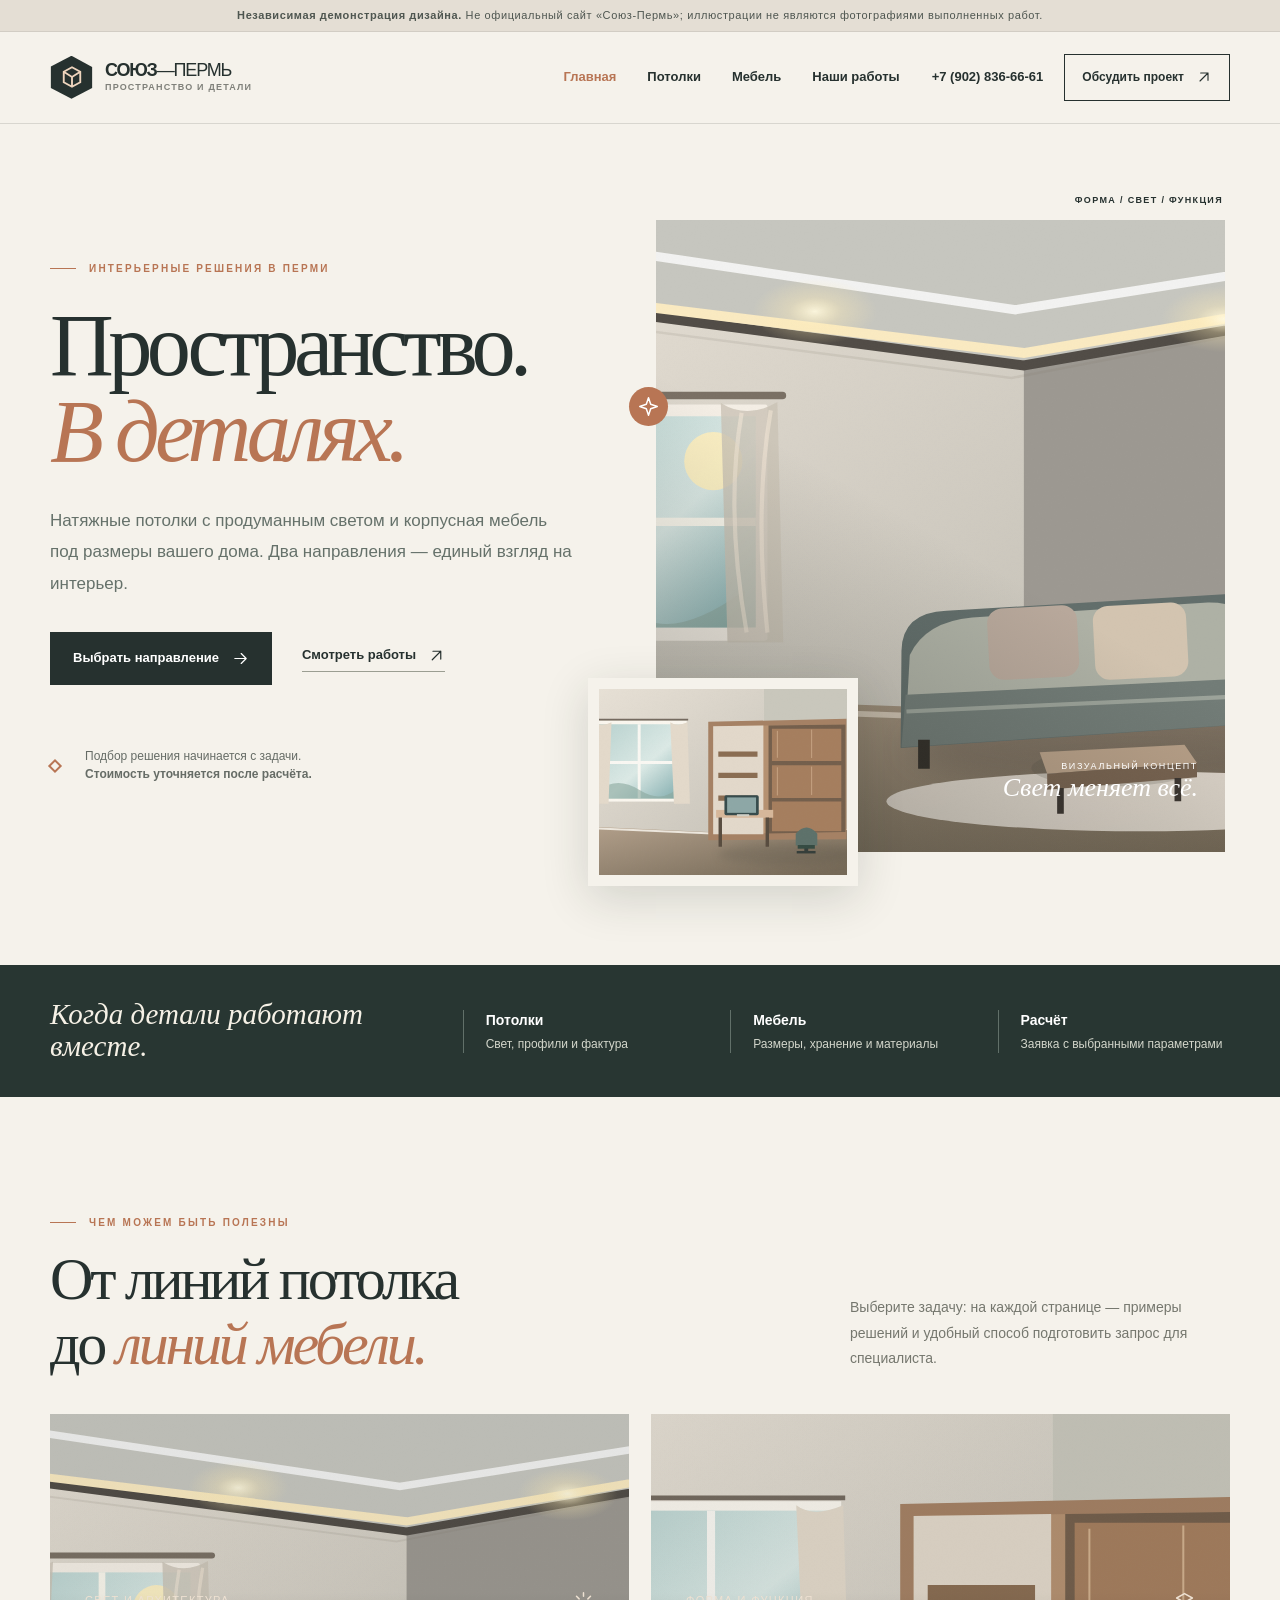
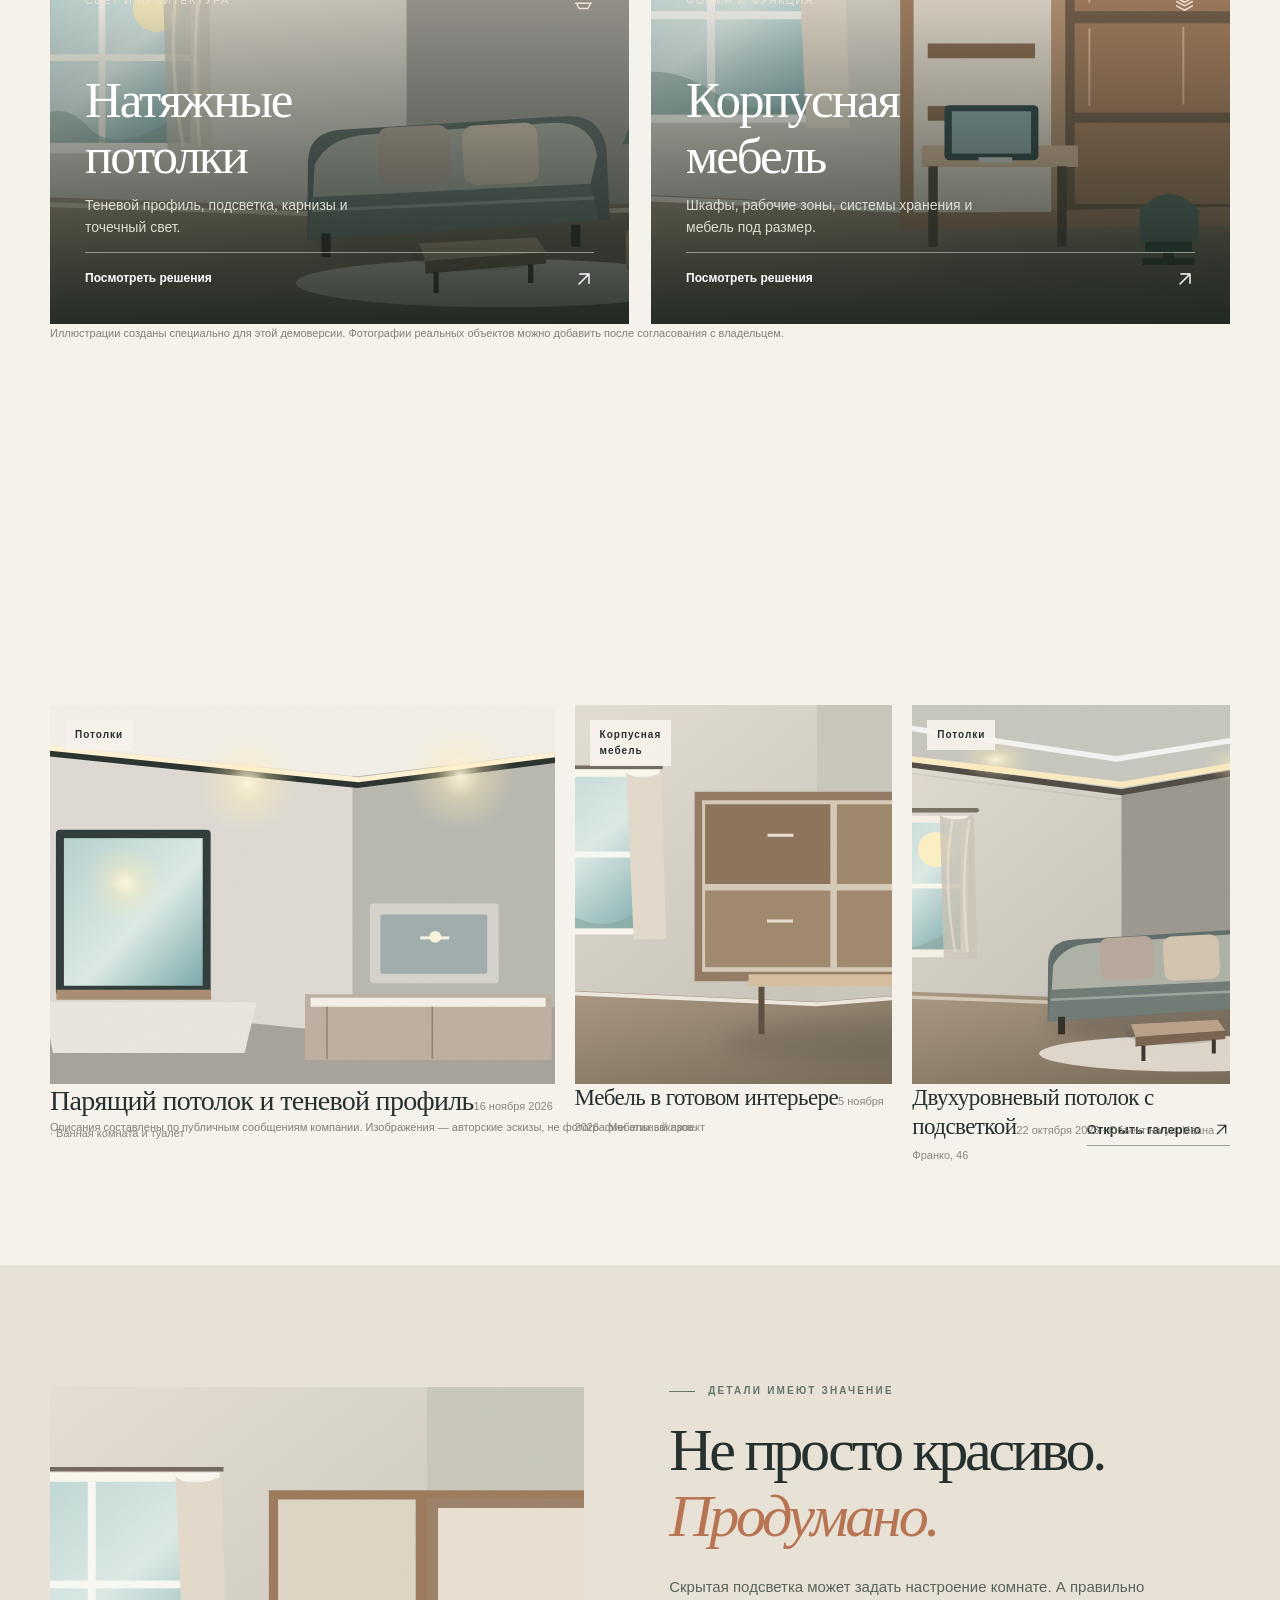
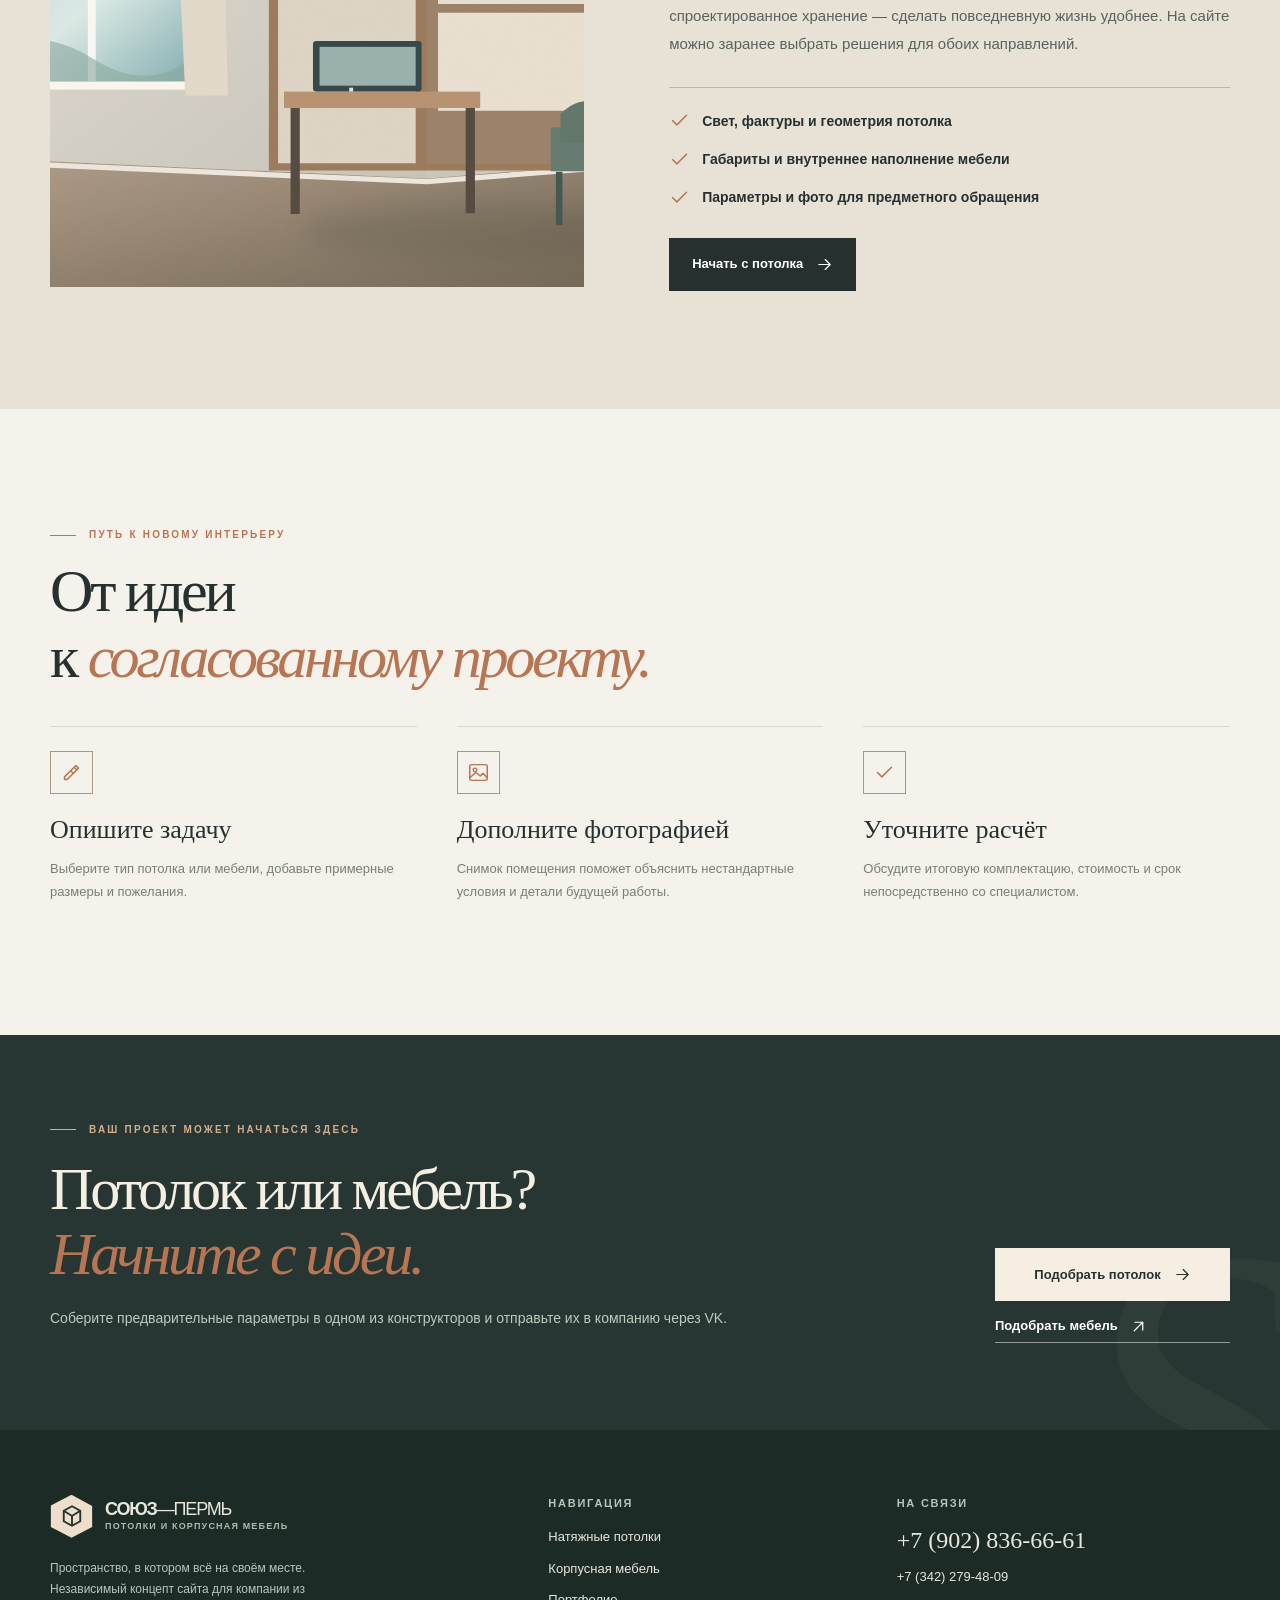
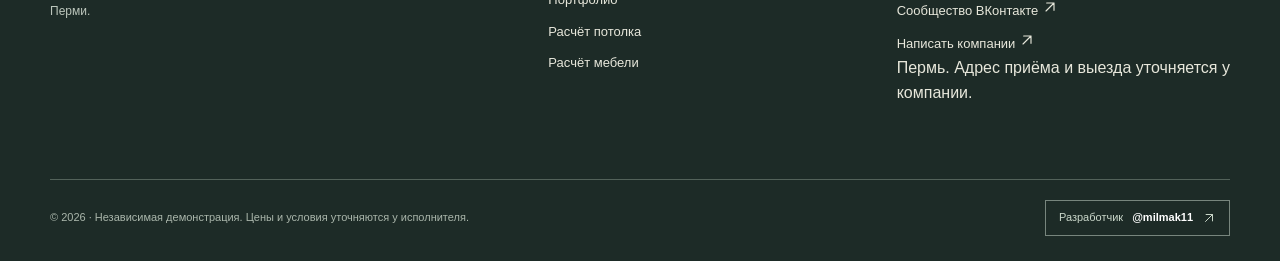
<file: preview-offline.html>
<!doctype html><html lang="ru"><head><meta charset="utf-8"><meta name="viewport" content="width=device-width,initial-scale=1"><meta name="theme-color" content="#f5f2eb"><meta name="robots" content="noindex,nofollow,noarchive"><meta name="description" content="Демонстрационный сайт Союз-Пермь: натяжные потолки, корпусная мебель, портфолио и подбор параметров для расчёта."><title>Союз-Пермь — Натяжные потолки и корпусная мебель</title><link rel="icon" href="[data-uri]" type="image/svg+xml"><style>:root{--ink:#26312f;--ink2:#3c4946;--paper:#f5f2eb;--white:#fffefa;--sand:#e8e2d7;--sand2:#d9cdbd;--muted:#707770;--accent:#b87554;--accent2:#d2a88d;--line:rgba(49,59,52,.15);--green:#80948a;--shadow:0 20px 58px rgba(30,39,34,.12);--radius:6px;--serif:Georgia,'Times New Roman',serif;--sans:'Segoe UI',Arial,sans-serif}
*{box-sizing:border-box}html{scroll-behavior:smooth;scroll-padding-top:98px}body{margin:0;background:var(--paper);color:var(--ink);font:16px/1.58 var(--sans);-webkit-font-smoothing:antialiased}body.modal-open{overflow:hidden}a{text-decoration:none;color:inherit}button,input,select,textarea{font:inherit}button{cursor:pointer}input,select,textarea{color:var(--ink)}img,svg{max-width:100%}img{display:block}button,a{-webkit-tap-highlight-color:transparent}button:focus-visible,a:focus-visible,input:focus-visible,select:focus-visible,textarea:focus-visible{outline:3px solid #b97b50;outline-offset:3px}.container{width:min(1260px,calc(100% - 100px));margin-inline:auto}.icon{width:21px;height:21px;fill:none;stroke:currentColor;stroke-width:1.7;stroke-linecap:round;stroke-linejoin:round;flex:none}.icon-sm{width:16px;height:16px}.icon-lg{width:27px;height:27px}
.demo-note{font-size:11px;letter-spacing:.055em;line-height:1.35;padding:8px 20px;text-align:center;background:#e4ded4;color:#4e5650;border-bottom:1px solid rgba(52,65,57,.1)}.demo-note strong{font-weight:700}.header{background:var(--paper);z-index:60;position:sticky;top:0;border-bottom:1px solid var(--line)}.header-inner{min-height:91px;display:flex;align-items:center;gap:32px}.brand{display:flex;align-items:center;gap:12px;white-space:nowrap}.brand-mark{width:43px;height:43px;background:var(--ink);color:#eed4bd;display:grid;place-items:center;clip-path:polygon(50% 0,98% 26%,98% 75%,50% 100%,2% 75%,2% 25%)}.brand-mark svg{width:24px;height:24px}.brand-text{font-size:18px;font-weight:750;letter-spacing:-.065em;line-height:1.05}.brand-text span{font-weight:400}.brand-text small{display:block;font:9px/1.6 var(--sans);letter-spacing:.13em;font-weight:600;color:#7f807a;text-transform:uppercase}.nav{display:flex;align-items:center;gap:31px;margin-left:auto}.nav a{font-size:13px;font-weight:650;transition:color .2s}.nav a:hover,.nav a[aria-current=page]{color:var(--accent)}.header-contact{display:flex;align-items:center;gap:21px}.header-phone{font-size:13px;font-weight:700;white-space:nowrap}.header-action{border:1px solid var(--ink);color:var(--ink);padding:13px 17px;display:flex;gap:12px;align-items:center;font-weight:700;font-size:12px;white-space:nowrap;transition:.25s}.header-action:hover{background:var(--ink);color:#fff}.menu-btn{display:none;width:44px;height:44px;border:1px solid var(--line);background:transparent;color:var(--ink);align-items:center;justify-content:center}.mobile-nav{display:none;border-top:1px solid var(--line);padding:15px 22px 25px;flex-direction:column;gap:0}.mobile-nav a{padding:12px 0;font-weight:650;font-size:15px;border-bottom:1px solid var(--line)}.mobile-nav[hidden]{display:none!important}
.kicker{display:flex;gap:13px;align-items:center;font-size:10px;font-weight:750;letter-spacing:.22em;color:var(--accent);text-transform:uppercase}.kicker:before{content:'';width:26px;height:1px;background:currentColor}.kicker.light{color:#d3ae8d}.kicker.dark{color:#64756d}.eyebrow{font-size:11px;font-weight:750;letter-spacing:.16em;text-transform:uppercase;color:#7d847d}.title-xl,h1,h2,h3,p{margin-top:0}.title-xl{font:normal clamp(46px,6.9vw,108px)/.98 var(--serif);letter-spacing:-.063em}.title-xl em,.title-lg em{font-style:italic;color:var(--accent);font-weight:400}.title-lg{font:normal clamp(39px,4.7vw,71px)/1.09 var(--serif);letter-spacing:-.055em}.title-md{font:normal clamp(32px,3.5vw,49px)/1.11 var(--serif);letter-spacing:-.04em}.lead{font-size:17px;line-height:1.85;color:#65716a;max-width:525px}.btn{display:inline-flex;justify-content:center;align-items:center;gap:13px;min-height:53px;padding:0 22px;border:1px solid transparent;font-size:13px;font-weight:750;transition:transform .22s,background .22s,color .22s;white-space:nowrap}.btn:hover{transform:translateY(-2px)}.btn .icon{width:17px;height:17px}.btn-dark{background:var(--ink);color:white}.btn-dark:hover{background:#3b4a46}.btn-accent{background:var(--accent);color:white}.btn-accent:hover{background:#965a3d}.btn-light{background:#f6eee3;color:var(--ink)}.btn-ghost{border-color:currentColor;background:transparent;color:var(--ink)}.btn-ghost:hover{background:var(--sand)}.text-link{display:inline-flex;align-items:center;gap:12px;font-size:13px;font-weight:730;border-bottom:1px solid #9b9e92;padding-bottom:5px;transition:gap .2s,color .2s}.text-link:hover{gap:18px;color:var(--accent)}.text-link .icon{width:17px;height:17px}.text-link.light-link{color:#fff;border-color:rgba(255,255,255,.5)}.muted{color:var(--muted)}.small{font-size:12px}.fineprint{font-size:11px;color:#817f76;line-height:1.65}.section{padding-top:118px;padding-bottom:118px}.section-head{display:flex;justify-content:space-between;align-items:end;gap:30px;margin-bottom:37px}.section-head h2{margin:15px 0 0}.section-head .section-desc{max-width:380px;font-size:14px;line-height:1.8;color:#75776e;margin:0 0 6px}.section-divider{border:0;border-top:1px solid var(--line);margin:0}
/* Home hero */
.hero{padding-top:62px;padding-bottom:85px;display:grid;grid-template-columns:.93fr 1.07fr;align-items:center;gap:32px;min-height:675px}.hero-copy{padding-bottom:22px}.hero-copy h1{margin:25px 0 30px}.hero-copy h1 em{display:block}.hero-copy .lead{margin-bottom:33px}.hero-buttons{display:flex;align-items:center;gap:30px;flex-wrap:wrap}.hero-meta{display:flex;gap:25px;margin-top:63px;align-items:center}.hero-meta .dot{width:10px;height:10px;border:2px solid var(--accent);transform:rotate(45deg)}.hero-meta p{font-size:12px;line-height:1.45;margin:0;color:#666c66}.hero-art{min-width:0;position:relative;padding:34px 5px 28px 40px}.hero-image-main{position:relative;aspect-ratio:.9;overflow:hidden;background:#d4c5b5}.hero-image-main img{width:100%;height:100%;object-fit:cover}.hero-image-main:after{content:'';position:absolute;inset:0;background:linear-gradient(30deg,rgba(30,34,28,.34),transparent 50%)}.hero-art-toplabel{position:absolute;top:7px;right:7px;letter-spacing:.15em;font-size:9px;font-weight:750}.hero-image-small{position:absolute;width:44%;bottom:-6px;left:-28px;border:11px solid var(--paper);box-shadow:0 12px 44px rgba(30,45,32,.16);aspect-ratio:1.3;overflow:hidden}.hero-image-small img{width:100%;height:100%;object-fit:cover}.hero-image-caption{position:absolute;bottom:49px;right:27px;color:#fff;z-index:1;text-align:right}.hero-image-caption span{display:block;font-size:9px;letter-spacing:.18em}.hero-image-caption strong{font:italic 26px var(--serif)}.hero-cross{position:absolute;top:29%;left:13px;border-radius:50%;width:39px;height:39px;display:grid;place-items:center;background:var(--accent);color:#fff}.band{background:#283632;color:#f6f1e6}.band-grid{display:grid;grid-template-columns:1.3fr repeat(3,.8fr);gap:35px;align-items:center;padding:34px 0}.band-title{font:italic 29px/1.1 var(--serif)}.band-label{border-left:1px solid #617069;padding-left:22px;font-size:12px;color:#d3d6cb;line-height:1.5}.band-label strong{display:block;color:#fff;font-size:14px;font-weight:600;margin-bottom:4px}
/* directions */
.directions{display:grid;grid-template-columns:1fr 1fr;gap:22px}.direction-card{position:relative;overflow:hidden;min-height:510px;background:#c9c3b8;display:flex;align-items:flex-end}.direction-card img{position:absolute;inset:0;width:100%;height:100%;object-fit:cover;transition:transform .65s cubic-bezier(.2,.7,.2,1)}.direction-card:hover img{transform:scale(1.055)}.direction-card:after{content:'';position:absolute;inset:0;background:linear-gradient(0deg,rgba(20,30,25,.85),rgba(21,28,25,.06) 65%)}.direction-body{position:relative;z-index:1;padding:35px;color:#fff;width:100%}.direction-top{display:flex;justify-content:space-between;align-items:center;margin-bottom:60px;font-size:11px;letter-spacing:.12em;color:#eee1d2}.direction-body h3{font:normal 51px/1.1 var(--serif);letter-spacing:-.04em;margin-bottom:10px}.direction-body p{font-size:14px;color:#dcded4;max-width:320px}.direction-bottom{display:flex;justify-content:space-between;align-items:center;border-top:1px solid rgba(255,255,255,.45);padding-top:16px;font-size:12px;font-weight:700}.direction-bottom .icon{width:20px;height:20px}
/* portfolio previews */
.works-preview{display:grid;grid-template-columns:1.35fr .85fr .85fr;gap:20px}.work-card{position:relative;cursor:pointer;border:0;padding:0;text-align:left;background:transparent;color:var(--ink);display:block;width:100%}.work-card .work-art{overflow:hidden;aspect-ratio:1.22;background:#e1d9cc;position:relative}.work-card.featured .work-art{aspect-ratio:1.06}.work-card img{width:100%;height:100%;object-fit:cover;transition:transform .45s}.work-card:hover img{transform:scale(1.04)}.work-category{position:absolute;top:15px;left:15px;font-size:10px;letter-spacing:.1em;font-weight:700;background:#f7f3eced;padding:7px 10px}.work-name{font:normal 23px/1.23 var(--serif);letter-spacing:-.025em;margin:17px 0 4px}.work-card.featured .work-name{font-size:28px}.work-date{font-size:11px;color:#89867e}.works-preview-footer{margin-top:34px;display:flex;justify-content:space-between;gap:22px;align-items:center}
/* design cues */
.principle{background:#e8e1d6}.principle-grid{display:grid;grid-template-columns:1fr 1.05fr;gap:85px;align-items:center}.principle-art{height:500px;background:#a59b8b;overflow:hidden}.principle-art img{width:100%;height:100%;object-fit:cover}.principle-text h2{margin:18px 0 25px}.principle-text>p{font-size:15px;color:#59635c;line-height:1.9;margin-bottom:28px}.principle-features{display:flex;flex-direction:column;gap:16px;border-top:1px solid #bdb6a9;padding-top:22px;margin-bottom:30px}.principle-features span{display:flex;align-items:center;gap:12px;font-size:14px;font-weight:650}.principle-features svg{color:var(--accent)}
.process{display:grid;grid-template-columns:repeat(3,1fr);gap:40px}.process-item{border-top:1px solid var(--line);padding-top:24px}.process-icon{width:43px;height:43px;border:1px solid #aa9684;display:grid;place-items:center;color:var(--accent);margin-bottom:20px}.process-item h3{font:normal 26px/1.2 var(--serif);margin-bottom:13px}.process-item p{font-size:13px;color:#778076;line-height:1.75}.cta-panel{padding:87px 0;background:#273632;color:#f4eee3;position:relative;overflow:hidden}.cta-panel:before{content:'S';font:italic 480px var(--serif);position:absolute;right:-30px;bottom:-260px;color:rgba(255,255,255,.035);pointer-events:none}.cta-inner{position:relative;z-index:1;display:flex;align-items:end;justify-content:space-between;gap:45px}.cta-inner h2{margin:18px 0 20px;max-width:720px}.cta-inner p{color:#bfcac0;font-size:14px}.cta-actions{display:flex;flex-direction:column;gap:15px;min-width:235px}
/* page heroes */
.page-hero{display:grid;grid-template-columns:1fr 1fr;gap:60px;align-items:center;padding-top:67px;padding-bottom:90px}.page-hero .kicker{margin-bottom:20px}.page-hero h1{font:normal clamp(52px,5.8vw,88px)/1.0 var(--serif);letter-spacing:-.06em;margin-bottom:27px}.page-hero h1 em{font-weight:400;color:var(--accent)}.page-hero p{max-width:510px;font-size:15px;line-height:1.87;color:#697169}.page-hero-img{height:515px;overflow:hidden;position:relative;background:#d2cbbd}.page-hero-img img{width:100%;height:100%;object-fit:cover}.image-tag{position:absolute;left:20px;bottom:20px;background:rgba(250,248,241,.93);padding:12px 17px;font-size:11px;color:#48554e}.page-indicator{display:flex;align-items:center;gap:16px;margin-bottom:22px;font-size:11px;letter-spacing:.14em;color:#6b766e;font-weight:650}.page-indicator span{width:23px;height:1px;background:#a3a49a}.callout{font-size:12px;color:#716f68;background:#eee6d9;padding:12px 15px;border-left:2px solid #b47957;margin-top:22px}
/* detail page */
.details-intro{padding:80px 0 40px}.details-intro p{font-size:14px;line-height:1.8;color:#68736a}.feature-trio{display:grid;grid-template-columns:repeat(3,1fr);gap:19px}.feature-tile{background:#eae6de;padding:27px 24px;min-height:204px}.feature-tile .icon{width:29px;height:29px;color:var(--accent)}.feature-tile h3{font:normal 23px var(--serif);margin:20px 0 5px}.feature-tile p{font-size:12px;color:#73776d}
/* forms */
.calc-section{padding:95px 0 120px}.calc-wrap{display:grid;grid-template-columns:1fr 1.05fr;gap:46px;align-items:start}.calc-intro{margin-bottom:26px}.calc-intro h2{margin:15px 0 15px}.calc-intro p{font-size:13px;color:#72786e}.calc-form{padding:35px;background:#fffcf6;border:1px solid #e5ded2;box-shadow:0 18px 55px rgba(44,39,31,.05)}.calc-form h3{font:normal 24px var(--serif);margin:0 0 20px}.field-group{margin-bottom:26px}.field-group label.field-title,.field-title{display:block;font-size:12px;font-weight:750;letter-spacing:.04em;margin-bottom:12px}.field-sub{display:block;font-size:11px;color:#86877e;margin-top:6px;line-height:1.5}.grid-2{display:grid;grid-template-columns:1fr 1fr;gap:15px}.grid-3{display:grid;grid-template-columns:repeat(3,1fr);gap:12px}.field{display:block;width:100%;background:#f7f4ee;border:1px solid #d9d4c9;padding:14px 13px;min-height:49px;border-radius:0;font-size:13px}.field:focus{border-color:#b87957;outline:2px solid #b8795730}.field::placeholder{color:#a39f94}textarea.field{resize:vertical;min-height:94px}.option-grid{display:grid;grid-template-columns:repeat(3,1fr);gap:9px}.option-grid.two{grid-template-columns:repeat(2,1fr)}.option{position:relative;display:block;cursor:pointer}.option input{position:absolute;opacity:0;width:1px;height:1px;pointer-events:none}.option .option-face{display:flex;align-items:center;justify-content:center;text-align:center;min-height:48px;border:1px solid #d6d2c9;background:#f9f6f0;font-size:12px;font-weight:620;padding:8px 6px;transition:all .2s;color:#5c675e}.option input:checked +.option-face{background:#2b3b35;border-color:#2b3b35;color:#fff}.option input:focus-visible +.option-face{outline:2px solid var(--accent);outline-offset:2px}.swatch-row{display:grid;grid-template-columns:repeat(4,1fr);gap:10px}.swatch{position:relative;cursor:pointer}.swatch input{opacity:0;position:absolute;width:1px;height:1px}.swatch-face{border:1px solid transparent;padding:5px;text-align:center;font-size:11px;color:#646b64;display:block}.swatch-shape{display:block;width:100%;height:33px;border-radius:2px;margin-bottom:7px;border:1px solid #00000010}.swatch input:checked +.swatch-face{border-color:#916444}.swatch input:focus-visible +.swatch-face{outline:2px solid var(--accent)}.check-row{display:flex;align-items:start;gap:12px;cursor:pointer;font-size:13px;color:#49594f;margin-bottom:13px}.check-row input{margin-top:5px;accent-color:#365047;flex:none}.range-row{display:flex;align-items:center;justify-content:space-between;gap:20px;margin-bottom:7px;font-size:12px}.range-row output{font-weight:750}.field[type=range]{padding:0;min-height:18px;accent-color:#b47957;border:0;background:transparent}.preview-sticky{position:sticky;top:115px}.preview-box{background:#ddd7cb;overflow:hidden;position:relative}.preview-box svg{width:100%;height:auto;display:block}.preview-caption{background:#263630;color:#d2ddd0;display:flex;justify-content:space-between;align-items:center;gap:10px;padding:16px 19px;font-size:12px}.preview-caption strong{color:white}.preview-info{padding:25px 25px 26px;border:1px solid var(--line);border-top:0;background:#ede8df}.preview-info h3{font:normal 23px var(--serif);margin:0 0 8px}.preview-info p{font-size:12px;color:#697169;margin-bottom:12px}.preview-list{display:flex;flex-wrap:wrap;gap:8px}.preview-list span{font-size:11px;font-weight:650;padding:7px 10px;background:#fbf8f1;color:#526158}.photo-drop{display:flex;align-items:center;justify-content:center;flex-direction:column;min-height:105px;gap:6px;border:1px dashed #bdb8ab;background:#f7f4ee;cursor:pointer;text-align:center;padding:17px;color:#5e685f}.photo-drop strong{font-size:12px}.photo-drop small{font-size:11px;color:#8b8d82}.photo-drop input{display:none}.photo-thumbs{display:grid;grid-template-columns:repeat(3,1fr);gap:10px;margin-top:12px}.photo-thumb{position:relative;aspect-ratio:1.2;background:#ede8e0}.photo-thumb img{width:100%;height:100%;object-fit:cover}.photo-thumb button{border:0;position:absolute;right:5px;top:5px;width:25px;height:25px;background:#263630;color:white;font-size:16px;display:grid;place-items:center}.form-actions{display:flex;gap:9px;flex-wrap:wrap}.form-actions .btn{flex:1;min-width:160px}.form-message{padding:12px 15px;font-size:12px;line-height:1.5;background:#e3ebdf;color:#34553e;display:none;margin-top:12px}.form-message.is-visible{display:block}.steps-list{display:grid;grid-template-columns:repeat(3,1fr);gap:18px}.steps-list article{padding-top:23px;border-top:1px solid var(--line)}.steps-list h3{font:normal 24px var(--serif);margin:13px 0}.steps-list p{font-size:12px;color:#7b8076}.steps-list .icon{color:var(--accent)}.faq-grid{display:grid;grid-template-columns:.65fr 1fr;gap:65px}.faq-grid details{border-bottom:1px solid var(--line);padding:19px 0}.faq-grid details:first-child{border-top:1px solid var(--line)}.faq-grid summary{list-style:none;font-size:14px;font-weight:700;cursor:pointer;display:flex;justify-content:space-between;gap:16px;align-items:center}.faq-grid summary::-webkit-details-marker{display:none}.faq-grid summary .icon{transition:transform .2s}.faq-grid details[open] summary .icon{transform:rotate(45deg)}.faq-grid details p{font-size:13px;color:#778078;line-height:1.8;margin:13px 0 3px}
/* portfolio */
.portfolio-intro{padding:80px 0 42px}.portfolio-intro h1{max-width:930px}.portfolio-intro p{max-width:670px;color:#727b70;font-size:14px;line-height:1.75}.filter-bar{display:flex;gap:8px;flex-wrap:wrap;margin-bottom:32px}.filter-btn{padding:12px 16px;border:1px solid #c9c9be;background:transparent;color:#53635b;font-size:12px;font-weight:700;transition:.2s}.filter-btn:hover{border-color:#556a5e}.filter-btn.active{background:var(--ink);border-color:var(--ink);color:#fff}.portfolio-grid{display:grid;grid-template-columns:repeat(3,1fr);gap:35px 20px}.portfolio-grid .work-card .work-art{aspect-ratio:1.25}.portfolio-grid .work-card:nth-child(6n+1) .work-art{aspect-ratio:1.05}.portfolio-grid .work-card:nth-child(6n+4) .work-art{aspect-ratio:1.05}.portfolio-empty{padding:30px 0;color:#748076}.work-modal{position:fixed;z-index:100;inset:0;background:rgba(15,24,20,.88);display:flex;align-items:center;justify-content:center;padding:28px}.work-modal[hidden]{display:none!important}.modal-panel{position:relative;background:#faf7f0;width:min(1050px,100%);max-height:min(92vh,900px);display:grid;grid-template-columns:1.12fr .88fr;overflow:auto;box-shadow:0 20px 100px #0008}.modal-image{background:#d4cabe;min-height:520px}.modal-image img{width:100%;height:100%;object-fit:cover}.modal-text{padding:45px 37px;display:flex;flex-direction:column}.modal-text h2{font:normal 40px/1.1 var(--serif);margin:20px 0}.modal-text p{font-size:14px;color:#71766d}.modal-text ul{padding-left:18px;font-size:13px;line-height:1.8;color:#515e55}.modal-text .btn{margin-top:auto;align-self:flex-start}.modal-close{position:absolute;right:12px;top:12px;z-index:2;background:var(--ink);border:0;color:#fff;width:40px;height:40px;display:grid;place-items:center}.modal-close .icon{width:20px;height:20px}
/* footer */
.footer{background:#1d2b27;color:#e7e7db;padding:65px 0 25px}.footer-grid{display:grid;grid-template-columns:1.3fr .85fr 1fr;gap:65px}.footer .brand-mark{background:#eddfcb;color:#25322e}.footer .brand-text small{color:#b0b9ac}.footer-desc{margin:20px 0;color:#bbc5bb;max-width:270px;font-size:12px;line-height:1.8}.footer-title{font-size:11px;letter-spacing:.16em;text-transform:uppercase;color:#b6c6b7;margin-bottom:15px;font-weight:700}.footer-links{display:flex;flex-direction:column;gap:11px}.footer-links a{font-size:13px}.footer-links a:hover{color:#d9a782}.footer-phone{font:normal 24px var(--serif);display:block;margin-bottom:13px}.footer-contact p{font-size:12px;color:#bfc9bd}.footer-bottom{margin-top:58px;padding-top:20px;border-top:1px solid #53625a;display:flex;justify-content:space-between;align-items:center;gap:18px}.footer-bottom span{font-size:11px;color:#aab6ab}.developer{padding:8px 13px;border:1px solid rgba(210,223,211,.5);display:inline-flex;gap:9px;align-items:center;font-size:11px;color:#cbd8cb}.developer strong{color:white}.developer .icon{width:14px;height:14px}.mobile-cta{display:none}.toast{position:fixed;bottom:22px;right:20px;padding:14px 22px;background:#263b32;color:#fff;font-size:13px;box-shadow:0 10px 36px #0003;transform:translateY(130px);opacity:0;transition:.25s;z-index:110;max-width:330px}.toast.show{transform:translateY(0);opacity:1}.reveal{opacity:0;transform:translateY(18px);transition:opacity .7s,transform .7s}.reveal.visible{opacity:1;transform:none}
@media(max-width:1150px){.container{width:min(1180px,calc(100% - 64px))}.nav{gap:17px}.header-contact{gap:15px}.header-phone{display:none}.hero{gap:15px}.hero-image-small{left:-8px}.hero-meta{margin-top:36px}.hero-copy h1{font-size:clamp(55px,7vw,83px)}.principle-grid{gap:40px}}
@media(max-width:860px){.header-inner{min-height:74px}.nav,.header-action{display:none}.header-contact{margin-left:auto}.menu-btn{display:flex}.mobile-nav:not([hidden]){display:flex}.hero{grid-template-columns:1fr;gap:5px;padding-top:52px}.hero-copy{padding-bottom:0}.hero-copy h1{font-size:clamp(57px,9vw,84px)}.hero-meta{margin:29px 0}.hero-art{padding:12px 5% 40px 10%}.hero-image-main{aspect-ratio:1.35}.hero-image-small{width:36%;left:4%}.band-grid{grid-template-columns:repeat(3,1fr);gap:10px}.band-title{grid-column:1/-1}.section{padding-top:85px;padding-bottom:85px}.direction-card{min-height:395px}.direction-body{padding:25px}.direction-body h3{font-size:36px}.works-preview{grid-template-columns:repeat(2,1fr)}.works-preview .work-card:first-child{grid-column:1/-1}.works-preview .work-card:first-child .work-art{aspect-ratio:2}.principle-grid{grid-template-columns:1fr}.principle-art{height:450px}.process{gap:20px}.cta-inner{display:block}.cta-actions{flex-direction:row;margin-top:25px}.page-hero{grid-template-columns:1fr;gap:24px;padding-top:45px}.page-hero-img{height:450px}.calc-wrap{grid-template-columns:1fr;gap:27px}.preview-sticky{position:static;order:-1}.preview-box{max-height:500px;overflow:hidden}.preview-box svg{height:100%;max-height:500px}.faq-grid{grid-template-columns:1fr;gap:25px}.portfolio-grid{grid-template-columns:repeat(2,1fr)}.footer-grid{gap:28px}.modal-panel{grid-template-columns:1fr 1fr}}
@media(max-width:600px){html{scroll-padding-top:75px}.container{width:calc(100% - 36px)}.demo-note{font-size:10px;padding:7px 12px}.header-inner{min-height:69px}.brand{gap:8px}.brand-mark{width:35px;height:35px}.brand-mark svg{width:20px;height:20px}.brand-text{font-size:16px}.brand-text small{font-size:8px}.hero{padding-top:37px;padding-bottom:48px}.hero-copy h1{font-size:clamp(49px,11.5vw,68px);margin:19px 0 20px}.hero-copy .lead{font-size:14px;line-height:1.75;margin-bottom:23px}.hero-buttons{gap:18px}.btn{min-height:51px;padding:0 17px;font-size:12px}.hero-meta{display:none}.hero-art{padding:35px 0 25px 4%}.hero-image-main{aspect-ratio:.98}.hero-image-small{width:47%;left:0;bottom:0;border:7px solid var(--paper)}.hero-image-caption{bottom:40px;right:12px}.hero-image-caption strong{font-size:21px}.hero-cross{left:-5px}.band-grid{grid-template-columns:1fr 1fr;row-gap:20px;padding:24px 0}.band-title{font-size:24px}.band-label{padding-left:12px;font-size:11px}.band-label:last-child{display:none}.section{padding-top:67px;padding-bottom:70px}.section-head{align-items:start;flex-direction:column;gap:18px;margin-bottom:25px}.title-lg{font-size:clamp(39px,9.5vw,52px)}.title-md{font-size:35px}.directions,.principle-grid,.process,.feature-trio,.steps-list{grid-template-columns:1fr}.direction-card{min-height:410px}.direction-body h3{font-size:42px}.direction-top{margin-bottom:30px}.works-preview{gap:23px 10px}.works-preview .work-card:first-child .work-art{aspect-ratio:1.3}.work-card .work-art{aspect-ratio:.9}.work-card.featured .work-name{font-size:22px}.work-name{font-size:19px}.works-preview-footer{display:block}.works-preview-footer .text-link{margin-top:12px}.principle-art{height:330px}.principle-features{gap:13px}.principle-text h2{font-size:40px}.process-item{padding-top:17px}.cta-panel{padding:62px 0 70px}.cta-inner h2{font-size:43px}.cta-actions{flex-direction:column;align-items:flex-start}.page-hero{padding-top:35px;padding-bottom:60px}.page-hero h1{font-size:clamp(46px,11.6vw,65px)}.page-hero p{font-size:14px}.page-hero-img{height:350px}.details-intro{padding:50px 0 28px}.calc-section{padding:65px 0 85px}.calc-form{padding:22px 17px}.option-grid{gap:6px}.option .option-face{font-size:11px;min-height:45px}.grid-2{gap:10px}.field{padding:12px 10px;font-size:12px}.calc-intro h2{font-size:39px}.preview-caption{padding:13px;font-size:11px;flex-wrap:wrap}.preview-info{padding:20px}.preview-list span{font-size:10px}.form-actions .btn{width:100%;flex:none}.photo-thumbs{gap:6px}.faq-grid{gap:13px}.portfolio-intro{padding:49px 0 31px}.portfolio-intro h1{font-size:52px}.portfolio-grid{gap:25px 12px}.portfolio-grid .work-card .work-art,.portfolio-grid .work-card:nth-child(6n+1) .work-art,.portfolio-grid .work-card:nth-child(6n+4) .work-art{aspect-ratio:.93}.portfolio-grid .work-name{font-size:18px}.portfolio-grid .work-category{font-size:8px;padding:5px 7px;top:7px;left:7px}.filter-btn{padding:9px 11px;font-size:11px}.modal-panel{grid-template-columns:1fr;max-height:92vh}.work-modal{padding:12px}.modal-image{height:245px;min-height:auto}.modal-text{padding:26px 24px}.modal-text h2{font-size:32px}.footer{padding:48px 0 23px}.footer-grid{grid-template-columns:1fr 1fr;gap:31px 16px}.footer-grid>div:first-child{grid-column:1/-1}.footer-phone{font-size:19px}.footer-bottom{margin-top:35px;display:flex;flex-direction:column;align-items:flex-start}.mobile-cta{display:flex;position:sticky;bottom:0;z-index:55;background:#24342f;color:#fff;padding:11px 18px calc(11px + env(safe-area-inset-bottom));align-items:center;justify-content:space-between;gap:10px;font-size:12px;font-weight:750;box-shadow:0 -6px 25px #0002}.mobile-cta a{display:flex;align-items:center;gap:10px}.mobile-cta .icon{width:18px;height:18px}.toast{bottom:75px}.footer{padding-bottom:25px}}
@media(max-width:350px){.container{width:calc(100% - 28px)}.brand-text{font-size:14px}.brand-text small{font-size:7px}.hero-copy h1{font-size:45px}.title-lg{font-size:37px}.option-grid{grid-template-columns:repeat(2,1fr)}.grid-3{grid-template-columns:1fr 1fr}.portfolio-grid .work-name{font-size:16px}.footer-grid{grid-template-columns:1fr}.footer-grid>div:first-child{grid-column:auto}.page-hero h1{font-size:43px}}
@media(prefers-reduced-motion:reduce){*,*:before,*:after{animation-duration:.01ms!important;transition-duration:.01ms!important;scroll-behavior:auto!important}.reveal{opacity:1;transform:none}}
[hidden]{display:none!important}
</style></head><body data-page="index"><svg xmlns="http://www.w3.org/2000/svg" style="display:none">
<symbol id="arrow" viewBox="0 0 24 24"><path d="M4 12h16m-7-7 7 7-7 7"/></symbol>
<symbol id="up" viewBox="0 0 24 24"><path d="M6 18 18 6M7 6h11v11"/></symbol>
<symbol id="menu" viewBox="0 0 24 24"><path d="M4 7h16M4 12h16M4 17h16"/></symbol>
<symbol id="x" viewBox="0 0 24 24"><path d="M5 5l14 14M19 5 5 19"/></symbol>
<symbol id="check" viewBox="0 0 24 24"><path d="m4 12 5 5L20 6"/></symbol>
<symbol id="layers" viewBox="0 0 24 24"><path d="m12 3 9 5-9 5-9-5 9-5Zm-9 9 9 5 9-5m-18 5 9 5 9-5"/></symbol>
<symbol id="ruler" viewBox="0 0 24 24"><path d="m4 17 13-13 3 3L7 20H4v-3Zm7-7 2 2m2-6 2 2"/></symbol>
<symbol id="lamp" viewBox="0 0 24 24"><path d="M12 2v4M4 6l3 3m13-3-3 3M4 14h16l-3 6H7l-3-6ZM3 14h18"/></symbol>
<symbol id="sun" viewBox="0 0 24 24"><circle cx="12" cy="12" r="4"/><path d="M12 2v2m0 16v2M2 12h2m16 0h2M5 5l2 2m10 10 2 2M19 5l-2 2M7 17l-2 2"/></symbol>
<symbol id="phone" viewBox="0 0 24 24"><path d="M7 3H4a1 1 0 0 0-1 1c0 9.4 7.6 17 17 17a1 1 0 0 0 1-1v-3l-5-3-2.4 2.4a15 15 0 0 1-6-6L10 8Z"/></symbol>
<symbol id="pin" viewBox="0 0 24 24"><path d="M20 10c0 5-8 12-8 12S4 15 4 10a8 8 0 1 1 16 0Z"/><circle cx="12" cy="10" r="2.5"/></symbol>
<symbol id="copy" viewBox="0 0 24 24"><rect x="8" y="8" width="12" height="12" rx="2"/><path d="M16 8V5a2 2 0 0 0-2-2H5a2 2 0 0 0-2 2v9a2 2 0 0 0 2 2h3"/></symbol>
<symbol id="photo" viewBox="0 0 24 24"><rect x="2" y="3" width="20" height="18" rx="2"/><circle cx="8" cy="9" r="2"/><path d="m2 18 7-6 5 4 3-3 5 5"/></symbol>
<symbol id="plus" viewBox="0 0 24 24"><path d="M12 4v16M4 12h16"/></symbol>
<symbol id="shield" viewBox="0 0 24 24"><path d="M12 2 20 5v6c0 6-4 9-8 11-4-2-8-5-8-11V5l8-3Zm-4 9 3 3 5-5"/></symbol>
<symbol id="spark" viewBox="0 0 24 24"><path d="m12 2 2.5 7.5L22 12l-7.5 2.5L12 22l-2.5-7.5L2 12l7.5-2.5Z"/></symbol>
<symbol id="briefcase" viewBox="0 0 24 24"><rect x="3" y="7" width="18" height="14" rx="2"/><path d="M8 7V4h8v3M3 13h18"/></symbol>
</svg><div class="demo-note"><strong>Независимая демонстрация дизайна.</strong> Не официальный сайт «Союз-Пермь»; иллюстрации не являются фотографиями выполненных работ.</div>
<header class="header"><div class="container header-inner"><a class="brand" href="index.html" aria-label="Союз-Пермь, главная"><span class="brand-mark"><svg viewBox="0 0 32 32" fill="none" stroke="currentColor" stroke-width="2.5"><path d="M5 9 16 3l11 6v14l-11 6-11-6V9Zm0 0 11 7 11-7M16 16v13"/></svg></span><span class="brand-text">СОЮЗ<span>—ПЕРМЬ</span><small>Пространство и детали</small></span></a>
<nav class="nav" aria-label="Навигация"><a href="index.html" aria-current="page">Главная</a><a href="potolki.html">Потолки</a><a href="mebel.html">Мебель</a><a href="portfolio.html">Наши работы</a></nav><div class="header-contact"><a class="header-phone" href="tel:+79028366661">+7 (902) 836-66-61</a><a class="header-action" href="https://vk.me/vippotolki_59" target="_blank" rel="noopener">Обсудить проект <svg class="icon icon-sm" aria-hidden="true"><use href="#up"/></svg></a><button class="menu-btn" type="button" aria-label="Открыть меню" aria-expanded="false" aria-controls="mobile-nav"><svg class="icon " aria-hidden="true"><use href="#menu"/></svg></button></div></div><nav class="mobile-nav" id="mobile-nav" hidden aria-label="Мобильная навигация"><a href="index.html" aria-current="page">Главная</a><a href="potolki.html">Потолки</a><a href="mebel.html">Мебель</a><a href="portfolio.html">Наши работы</a><a href="tel:+79028366661">+7 (902) 836-66-61</a><a href="https://vk.me/vippotolki_59" target="_blank" rel="noopener">Написать во ВКонтакте</a></nav></header><main>
<section class="hero container"><div class="hero-copy reveal"><div class="kicker">ИНТЕРЬЕРНЫЕ РЕШЕНИЯ В ПЕРМИ</div><h1 class="title-xl">Пространство.<br><em>В деталях.</em></h1><p class="lead">Натяжные потолки с продуманным светом и корпусная мебель под размеры вашего дома. Два направления — единый взгляд на интерьер.</p><div class="hero-buttons"><a href="#directions" class="btn btn-dark">Выбрать направление <svg class="icon " aria-hidden="true"><use href="#arrow"/></svg></a><a href="portfolio.html" class="text-link">Смотреть работы <svg class="icon " aria-hidden="true"><use href="#up"/></svg></a></div><div class="hero-meta"><span class="dot"></span><p>Подбор решения начинается с задачи.<br><strong>Стоимость уточняется после расчёта.</strong></p></div></div><div class="hero-art reveal"><div class="hero-art-toplabel">ФОРМА / СВЕТ / ФУНКЦИЯ</div><div class="hero-image-main"><img src="[data-uri]" alt="Авторский интерьерный эскиз потолка с подсветкой"><div class="hero-image-caption"><span>ВИЗУАЛЬНЫЙ КОНЦЕПТ</span><strong>Свет меняет всё.</strong></div></div><div class="hero-image-small"><img src="[data-uri]" alt="Авторская иллюстрация встроенной мебели"></div><span class="hero-cross"><svg class="icon " aria-hidden="true"><use href="#spark"/></svg></span></div></section>
<div class="band"><div class="container band-grid"><div class="band-title">Когда детали работают вместе.</div><div class="band-label"><strong>Потолки</strong>Свет, профили и фактура</div><div class="band-label"><strong>Мебель</strong>Размеры, хранение и материалы</div><div class="band-label"><strong>Расчёт</strong>Заявка с выбранными параметрами</div></div></div>
<section id="directions" class="section container"><div class="section-head reveal"><div><div class="kicker">ЧЕМ МОЖЕМ БЫТЬ ПОЛЕЗНЫ</div><h2 class="title-lg">От линий потолка<br>до <em>линий мебели.</em></h2></div><p class="section-desc">Выберите задачу: на каждой странице — примеры решений и удобный способ подготовить запрос для специалиста.</p></div><div class="directions"><a href="potolki.html" class="direction-card reveal"><img src="[data-uri]" alt="Иллюстрация гостиной с двухуровневым натяжным потолком"><div class="direction-body"><div class="direction-top"><span>СВЕТ И АРХИТЕКТУРА</span><svg class="icon " aria-hidden="true"><use href="#lamp"/></svg></div><h3>Натяжные<br>потолки</h3><p>Теневой профиль, подсветка, карнизы и точечный свет.</p><div class="direction-bottom"><span>Посмотреть решения</span><svg class="icon " aria-hidden="true"><use href="#up"/></svg></div></div></a><a href="mebel.html" class="direction-card reveal"><img src="[data-uri]" alt="Иллюстрация мебели для рабочего места и шкафов"><div class="direction-body"><div class="direction-top"><span>ФОРМА И ФУНКЦИЯ</span><svg class="icon " aria-hidden="true"><use href="#layers"/></svg></div><h3>Корпусная<br>мебель</h3><p>Шкафы, рабочие зоны, системы хранения и мебель под размер.</p><div class="direction-bottom"><span>Посмотреть решения</span><svg class="icon " aria-hidden="true"><use href="#up"/></svg></div></div></a></div><p class="fineprint">Иллюстрации созданы специально для этой демоверсии. Фотографии реальных объектов можно добавить после согласования с владельцем.</p></section>
<section class="section container" style="padding-top:35px"><div class="section-head reveal"><div><div class="kicker">ОСНОВА — РЕАЛЬНЫЕ ПУБЛИКАЦИИ</div><h2 class="title-lg">Идеи, за которыми<br>стоят <em>конкретные работы.</em></h2></div><a class="text-link" href="portfolio.html">Всё портфолио <svg class="icon " aria-hidden="true"><use href="#arrow"/></svg></a></div><div class="works-preview"><a href="portfolio.html?project=bathroom" class="work-card featured" data-work="bathroom" data-category="potolki"><span class="work-art"><img src="[data-uri]" alt="Авторская иллюстрация: Парящий потолок и теневой профиль"><span class="work-category">Потолки</span></span><span class="work-name">Парящий потолок и теневой профиль</span><span class="work-date">16 ноября 2026 · Ванная комната и туалет</span></a><a href="portfolio.html?project=interior" class="work-card " data-work="interior" data-category="mebel"><span class="work-art"><img src="[data-uri]" alt="Авторская иллюстрация: Мебель в готовом интерьере"><span class="work-category">Корпусная мебель</span></span><span class="work-name">Мебель в готовом интерьере</span><span class="work-date">5 ноября 2026 · Мебельный проект</span></a><a href="portfolio.html?project=level" class="work-card " data-work="level" data-category="potolki"><span class="work-art"><img src="[data-uri]" alt="Авторская иллюстрация: Двухуровневый потолок с подсветкой"><span class="work-category">Потолки</span></span><span class="work-name">Двухуровневый потолок с подсветкой</span><span class="work-date">22 октября 2026 · Объект на ул. Ивана Франко, 46</span></a></div><div class="works-preview-footer"><p class="fineprint">Описания составлены по публичным сообщениям компании. Изображения — авторские эскизы, не фотографии этих заказов.</p><a class="text-link" href="portfolio.html">Открыть галерею <svg class="icon " aria-hidden="true"><use href="#up"/></svg></a></div></section>
<section class="section principle"><div class="container principle-grid"><div class="principle-art reveal"><img src="[data-uri]" alt="Иллюстрация мебели для рабочего места"></div><div class="principle-text reveal"><div class="kicker dark">ДЕТАЛИ ИМЕЮТ ЗНАЧЕНИЕ</div><h2 class="title-lg">Не просто красиво.<br><em>Продумано.</em></h2><p>Скрытая подсветка может задать настроение комнате. А правильно спроектированное хранение — сделать повседневную жизнь удобнее. На сайте можно заранее выбрать решения для обоих направлений.</p><div class="principle-features"><span><svg class="icon " aria-hidden="true"><use href="#check"/></svg> Свет, фактуры и геометрия потолка</span><span><svg class="icon " aria-hidden="true"><use href="#check"/></svg> Габариты и внутреннее наполнение мебели</span><span><svg class="icon " aria-hidden="true"><use href="#check"/></svg> Параметры и фото для предметного обращения</span></div><a href="potolki.html#calculator" class="btn btn-dark">Начать с потолка <svg class="icon " aria-hidden="true"><use href="#arrow"/></svg></a></div></div></section>
<section class="section container"><div class="section-head reveal"><div><div class="kicker">ПУТЬ К НОВОМУ ИНТЕРЬЕРУ</div><h2 class="title-lg">От идеи<br>к <em>согласованному проекту.</em></h2></div></div><div class="process"><div class="process-item reveal"><div class="process-icon"><svg class="icon " aria-hidden="true"><use href="#ruler"/></svg></div><h3>Опишите задачу</h3><p>Выберите тип потолка или мебели, добавьте примерные размеры и пожелания.</p></div><div class="process-item reveal"><div class="process-icon"><svg class="icon " aria-hidden="true"><use href="#photo"/></svg></div><h3>Дополните фотографией</h3><p>Снимок помещения поможет объяснить нестандартные условия и детали будущей работы.</p></div><div class="process-item reveal"><div class="process-icon"><svg class="icon " aria-hidden="true"><use href="#check"/></svg></div><h3>Уточните расчёт</h3><p>Обсудите итоговую комплектацию, стоимость и срок непосредственно со специалистом.</p></div></div></section>
<section class="cta-panel"><div class="container cta-inner"><div class="reveal"><div class="kicker light">ВАШ ПРОЕКТ МОЖЕТ НАЧАТЬСЯ ЗДЕСЬ</div><h2 class="title-lg">Потолок или мебель?<br><em>Начните с идеи.</em></h2><p>Соберите предварительные параметры в одном из конструкторов и отправьте их в компанию через VK.</p></div><div class="cta-actions"><a class="btn btn-light" href="potolki.html#calculator">Подобрать потолок <svg class="icon " aria-hidden="true"><use href="#arrow"/></svg></a><a class="text-link light-link" href="mebel.html#calculator">Подобрать мебель <svg class="icon " aria-hidden="true"><use href="#up"/></svg></a></div></div></section>
</main><footer class="footer"><div class="container"><div class="footer-grid"><div><a class="brand" href="index.html"><span class="brand-mark"><svg viewBox="0 0 32 32" fill="none" stroke="currentColor" stroke-width="2.5"><path d="M5 9 16 3l11 6v14l-11 6-11-6V9Zm0 0 11 7 11-7M16 16v13"/></svg></span><span class="brand-text">СОЮЗ<span>—ПЕРМЬ</span><small>Потолки и корпусная мебель</small></span></a><p class="footer-desc">Пространство, в котором всё на своём месте. Независимый концепт сайта для компании из Перми.</p></div><div><div class="footer-title">Навигация</div><div class="footer-links"><a href="potolki.html">Натяжные потолки</a><a href="mebel.html">Корпусная мебель</a><a href="portfolio.html">Портфолио</a><a href="potolki.html#calculator">Расчёт потолка</a><a href="mebel.html#calculator">Расчёт мебели</a></div></div><div><div class="footer-title">На связи</div><a class="footer-phone" href="tel:+79028366661">+7 (902) 836-66-61</a><div class="footer-links"><a href="tel:+73422794809">+7 (342) 279-48-09</a><a href="https://vk.com/vippotolki_59" target="_blank" rel="noopener">Сообщество ВКонтакте <svg class="icon icon-sm" aria-hidden="true"><use href="#up"/></svg></a><a href="https://vk.me/vippotolki_59" target="_blank" rel="noopener">Написать компании <svg class="icon icon-sm" aria-hidden="true"><use href="#up"/></svg></a></div><p>Пермь. Адрес приёма и выезда уточняется у компании.</p></div></div><div class="footer-bottom"><span>© 2026 · Независимая демонстрация. Цены и условия уточняются у исполнителя.</span><a class="developer" href="https://t.me/milmak11" rel="noopener" target="_blank">Разработчик <strong>@milmak11</strong><svg class="icon icon-sm" aria-hidden="true"><use href="#up"/></svg></a></div></div></footer><div class="mobile-cta"><a href="https://vk.me/vippotolki_59">Обсудить проект <svg class="icon " aria-hidden="true"><use href="#arrow"/></svg></a><a href="tel:+79028366661" aria-label="Позвонить"><svg class="icon " aria-hidden="true"><use href="#phone"/></svg></a></div><div class="toast" role="status" aria-live="polite" id="toast"></div><script>window.OFFLINE_ASSETS={"work-ceiling-level.svg": "[data-uri]", "work-balcony.svg": "[data-uri]", "work-cabinet.svg": "[data-uri]", "work-study.svg": "[data-uri]", "hero-furniture.svg": "[data-uri]", "work-wardrobe.svg": "[data-uri]", "work-partition.svg": "[data-uri]", "favicon.svg": "[data-uri]", "work-bathroom.svg": "[data-uri]", "hero-ceiling.svg": "[data-uri]"};</script><script>'use strict';
(() => {
  const $=(selector,root=document)=>root.querySelector(selector);
  const $$=(selector,root=document)=>Array.from(root.querySelectorAll(selector));
  const icon=(name,cls='')=>`<svg class="icon ${cls}" aria-hidden="true"><use href="#${name}"/></svg>`;
  const clamp=(n,lo,hi)=>Math.max(lo,Math.min(hi,n));
  const val=(id,def=0)=>{const n=Number(($(id)?.value||'').replace(',','.'));return Number.isFinite(n)&&n>0?n:def;};
  const selected=(name)=>$(`input[name="${name}"]:checked`)?.value||'';
  const toast=$('#toast'); let toastTimeout;
  function notify(text){if(!toast)return;toast.textContent=text;toast.classList.add('show');clearTimeout(toastTimeout);toastTimeout=setTimeout(()=>toast.classList.remove('show'),3500)}
  async function copyText(content){try{if(navigator.clipboard?.writeText && window.isSecureContext){await navigator.clipboard.writeText(content);notify('Текст заявки скопирован. Откройте VK и вставьте его в сообщение.');return true}}
    catch(_){/* try local fallback */}
    const t=document.createElement('textarea');t.value=content;t.style.cssText='position:fixed;top:-9999px;opacity:0';document.body.append(t);t.select();let ok=false;try{ok=document.execCommand('copy')}catch(_){}t.remove();
    if(ok){notify('Текст заявки скопирован. Теперь его можно отправить через VK.');return true}
    window.prompt('Скопируйте подготовленный запрос:',content);notify('Вы можете вручную скопировать текст заявки.');return false;
  }
  // Navigation
  const menu=$('.menu-btn'), mobile=$('#mobile-nav');
  if(menu&&mobile){menu.addEventListener('click',()=>{const open=menu.getAttribute('aria-expanded')==='true';menu.setAttribute('aria-expanded',String(!open));mobile.hidden=open;menu.innerHTML=icon(open?'menu':'x')});
  $$('.mobile-nav a').forEach(a=>a.addEventListener('click',()=>{mobile.hidden=true;menu.setAttribute('aria-expanded','false');menu.innerHTML=icon('menu')}));}
  // reveal animation: support reduced motion / no observer
  const reveal=$$('.reveal');if('IntersectionObserver' in window && !window.matchMedia('(prefers-reduced-motion: reduce)').matches){const observer=new IntersectionObserver(entries=>{entries.forEach(e=>{if(e.isIntersecting){e.target.classList.add('visible');observer.unobserve(e.target)}})},{threshold:.06,rootMargin:'0px 0px 80px 0px'});reveal.forEach(el=>observer.observe(el))}else reveal.forEach(el=>el.classList.add('visible'));

  // source-grounded descriptive portfolio, artwork explicitly illustrative
  const works={
    bathroom:{title:'Парящий потолок и теневой профиль',kind:'Потолки',date:'16 ноября 2026',place:'Ванная и туалет',src:'work-bathroom.svg',detail:'Публикация о завершении ремонта ванной комнаты и туалета по дизайн-проекту. В числе работ названы теневой профиль и парящий потолок.',note:'Упомянутые в публикации 70 000 ₽ — стоимость комплекса ремонтных работ, а не тариф на установку потолка.',link:'potolki.html#calculator'},
    balcony:{title:'Натяжной потолок на балконе',kind:'Потолки',date:'12 ноября 2026',place:'Балкон',src:'work-balcony.svg',detail:'В сообществе показана выполненная работа по натяжному потолку на балконе. Подробные характеристики материала и стоимость не названы.',note:'Иллюстрация демонстрационная, точные параметры уточняются у компании.',link:'potolki.html#calculator'},
    workplace:{title:'Мебель для рабочего места школьника',kind:'Корпусная мебель',date:'9 ноября 2026',place:'Рабочее место',src:'work-study.svg',detail:'Компания предлагает изготовление мебели для рабочего места школьника по индивидуальным размерам.',note:'Источник не доказывает завершённый заказ именно этого рабочего места. На сайте это направление услуг, а не выдуманный выполненный проект.',link:'mebel.html#calculator'},
    interior:{title:'Мебель в готовом интерьере',kind:'Корпусная мебель',date:'5 ноября 2026',place:'Мебельный проект',src:'work-cabinet.svg',detail:'Опубликованы фотографии установленной мебели в готовом интерьере.',note:'Размеры, материалы и стоимость данного объекта не подтверждены; визуализация авторская.',link:'mebel.html#calculator'},
    trousers:{title:'Дополнение шкафа брючницей',kind:'Корпусная мебель',date:'2 ноября 2026',place:'Внутреннее наполнение',src:'work-wardrobe.svg',detail:'В ранее изготовленный компанией шкаф клиенту установили дополнительный элемент — брючницу.',note:'Показываем пример решения по хранению, не конкретный шкаф с оригинальной фотографии.',link:'mebel.html#calculator'},
    level:{title:'Двухуровневый потолок с подсветкой',kind:'Потолки',date:'22 октября 2026',place:'Ул. Ивана Франко, 46',src:'work-ceiling-level.svg',detail:'Двухуровневый натяжной потолок с подсветкой; в публикации указан адрес объекта на улице Ивана Франко.',note:'Это адрес объекта, а не подтверждённый адрес офиса компании. Изображение выполнено как иллюстративный эскиз.',link:'potolki.html#calculator'},
    partition:{title:'Перегородка, карниз и свет',kind:'Комплексное решение',date:'21 октября 2026',place:'ЖК «Погода»',src:'work-partition.svg',detail:'В публикации показаны стеклянная перегородка, потолочный карниз и точечные светильники.',note:'Техническая спецификация и состав услуги подлежат уточнению у исполнителя.',link:'potolki.html#calculator'}
  };
  // Portfolio tabs / modal
  const filters=$$('.filter-btn'), cards=$$('.portfolio-grid .work-card');
  function setFilter(filter){filters.forEach(btn=>{const active=btn.dataset.filter===filter;btn.classList.toggle('active',active);btn.setAttribute('aria-pressed',String(active))});cards.forEach(card=>card.hidden=filter!=='all'&&card.dataset.category!==filter);}
  filters.forEach(btn=>btn.addEventListener('click',()=>{setFilter(btn.dataset.filter);const url=new URL(location.href);if(btn.dataset.filter==='all')url.searchParams.delete('filter');else url.searchParams.set('filter',btn.dataset.filter);history.replaceState({},'',url)}));
  if(filters.length){const fromUrl=new URLSearchParams(location.search).get('filter');if(['potolki','mebel'].includes(fromUrl))setFilter(fromUrl)}
  const modal=$('#work-modal');let previousFocus;
  function openModal(id){if(!modal||!works[id])return;const w=works[id];previousFocus=document.activeElement;$('#modal-title').textContent=w.title;$('#modal-kind').textContent=w.kind.toUpperCase();$('#modal-meta').textContent=`${w.date} · ${w.place}`;$('#modal-detail').textContent=w.detail;$('#modal-note').textContent=w.note;$('#modal-img').src=(window.OFFLINE_ASSETS&&window.OFFLINE_ASSETS[w.src])||'assets/'+w.src;$('#modal-img').alt='Авторская иллюстрация: '+w.title;$('#modal-cta').href=w.link;modal.hidden=false;document.body.classList.add('modal-open');$('.modal-close',modal).focus()}
  function closeModal(){if(!modal)return;modal.hidden=true;document.body.classList.remove('modal-open');previousFocus?.focus?.()}
  $$('.work-card[data-work]').forEach(card=>{if(card.tagName==='BUTTON')card.addEventListener('click',()=>openModal(card.dataset.work))});
  if(modal){const requested=new URLSearchParams(location.search).get('project');if(requested&&works[requested])openModal(requested)}
  $('.modal-close',modal||document)?.addEventListener('click',closeModal);
  modal?.addEventListener('click',e=>{if(e.target===modal)closeModal()});
  document.addEventListener('keydown',e=>{if(!modal||modal.hidden)return;if(e.key==='Escape')closeModal();if(e.key==='Tab'){const items=$$('a[href],button:not([disabled]),[tabindex]:not([tabindex="-1"])',modal).filter(x=>!x.hidden);if(!items.length)return;const first=items[0],last=items[items.length-1];if(e.shiftKey&&document.activeElement===first){e.preventDefault();last.focus()}else if(!e.shiftKey&&document.activeElement===last){e.preventDefault();first.focus()}}});

  // Photo previews are client-only, never uploaded, object URLs are revoked
  const uploads=new Map();
  $$('.photo-drop').forEach(drop=>{
    const input=$('.photo-input',drop), output=$('.photo-thumbs',drop.parentElement), key=input;
    let files=[];
    const draw=()=>{output.replaceChildren();files.forEach((obj,i)=>{const node=document.createElement('div');node.className='photo-thumb';const img=document.createElement('img');img.src=obj.url;img.alt='Фото помещения '+(i+1);const btn=document.createElement('button');btn.type='button';btn.textContent='×';btn.setAttribute('aria-label','Удалить фото '+(i+1));btn.addEventListener('click',()=>{URL.revokeObjectURL(obj.url);files.splice(i,1);draw()});node.append(img,btn);output.append(node)})};
    uploads.set(key,{getFiles:()=>files.map(o=>o.file),clear:()=>{files.forEach(o=>URL.revokeObjectURL(o.url));files=[];draw()}});
    input.addEventListener('change',()=>{const list=Array.from(input.files||[]);let added=0;for(const f of list){if(!f.type.startsWith('image/'))continue;if(f.size>12*1024*1024){notify('Фото больше 12 МБ пропущено.');continue}if(files.length>=3)break;files.push({file:f,url:URL.createObjectURL(f)});added++}if(list.length>added&&files.length===3)notify('Можно добавить максимум три фотографии.');input.value='';draw()});
  });
  window.addEventListener('pagehide',()=>{uploads.forEach(o=>o.clear())});

  // Ceiling visual constructor
  const cf=$('#ceiling-form');
  const ceilSvg=$('#ceiling-dynamic');
  function ceilingValues(){return {shape:selected('ceiling-shape'),length:val('#ceil-length',4.2),width:val('#ceil-width',3.5),finish:selected('ceiling-finish'),profile:selected('ceiling-profile'),spots:$('#ceil-spots')?.checked,spotCount:Math.round(val('#ceil-spots-range',6)),line:$('#ceil-line')?.checked,track:$('#ceil-track')?.checked,comment:$('#ceil-comment')?.value.trim()||''}}
  function drawCeiling(){if(!cf)return;const v=ceilingValues();const g=$('#spot-count-group');if(g)g.hidden=!v.spots;$('#ceil-spots-num').textContent=v.spotCount+' шт.';
    const pts=v.shape==='Г-образная'?'15,130 310,18 530,130 422,179 314,145 200,199 230,263':v.shape==='Сложная'?'15,130 180,65 254,92 310,18 530,130 230,263':'15,130 310,18 530,130 230,263';
    const surface=v.finish==='Матовая'?'#f8f5ed':v.finish==='Сатиновая'?'#e8e8e1':'#dbe7e6';
    const edge=v.profile==='Парящий контур'?'#e9bb78':v.profile==='Теневой профиль'?'#263631':'#a2a39a';
    let out=`<defs><filter id="glow-c"><feGaussianBlur stdDeviation="7"/></filter></defs><polygon points="${pts}" fill="${surface}" stroke="${edge}" stroke-width="${v.profile==='Парящий контур'?13:8}" stroke-linejoin="round"/>`;
    if(v.profile==='Парящий контур')out+=`<polygon points="${pts}" fill="none" stroke="#ffe4ab" stroke-width="22" opacity=".65" filter="url(#glow-c)"/>`;
    if(v.finish==='Глянцевая')out+='<path d="M70 145 302 55 454 133 219 232Z" fill="#fff" opacity=".4"/>';
    if(v.track)out+='<path d="M45 140 250 253" stroke="#52625d" stroke-width="8" stroke-linecap="round"/><path d="M48 136 245 247" stroke="#e9e9e3" stroke-width="3"/>';
    if(v.line){out+='<path d="M156 115 343 51" stroke="#fff4d9" stroke-width="15" filter="url(#glow-c)" opacity=".95"/><path d="M156 115 343 51" stroke="#eeb976" stroke-width="6" stroke-linecap="round"/>'}
    if(v.spots){const points=[[120,139],[205,96],[291,64],[240,202],[322,163],[401,122],[177,175],[350,104],[281,139],[365,146],[221,133],[300,180]];for(const [x,y] of points.slice(0,v.spotCount)){out+=`<circle cx="${x}" cy="${y}" r="21" fill="#f9dd9f" opacity=".68" filter="url(#glow-c)"/><circle cx="${x}" cy="${y}" r="6" fill="#edc990" stroke="#fff7e4" stroke-width="3"/>`}}
    ceilSvg.innerHTML=out;
    $('#ceil-area').textContent=v.shape==='Прямоугольная'?`Габариты: ${(v.length*v.width).toFixed(1).replace('.',',')} м² (прибл.)`:'Площадь уточняется после замера';
    const chips=[v.shape,`${v.length} × ${v.width} м`,v.finish,v.profile];if(v.spots)chips.push(`${v.spotCount} светильников`);if(v.line)chips.push('Световая линия');if(v.track)chips.push('Карниз');$('#ceil-chips').replaceChildren(...chips.map(t=>{let span=document.createElement('span');span.textContent=t;return span}));
  }
  if(cf){cf.addEventListener('input',drawCeiling);cf.addEventListener('change',drawCeiling);drawCeiling()}
  function ceilingText(){const v=ceilingValues();const photos=uploads.get($('.photo-input',cf))?.getFiles().length||0;return `Здравствуйте! Хочу получить предварительный расчёт натяжного потолка в «Союз-Пермь».\nФорма помещения: ${v.shape}\nПримерные габариты: ${v.length} × ${v.width} м\nФактура: ${v.finish}\nПримыкание: ${v.profile}\nТочечные светильники: ${v.spots?`${v.spotCount} шт.`:'не планируются'}\nСветовая линия: ${v.line?'нужна':'не нужна'}\nПотолочный карниз: ${v.track?'нужен':'не нужен'}\nПожелания: ${v.comment||'нет'}\nФото помещения: ${photos?'подготовлю '+photos+' шт.':'не выбраны'}\nПодскажите стоимость, условия замера и реализации.`}

  // Furniture live preview
  const ff=$('#furniture-form'), furnitureSvg=$('#furniture-dynamic');
  function furnitureValues(){return {kind:selected('furniture-kind'),w:val('#fur-width',2400),h:val('#fur-height',2600),d:val('#fur-depth',600),color:selected('fur-color'),shelves:$('#fur-shelves')?.checked,drawers:$('#fur-drawers')?.checked,rail:$('#fur-rail')?.checked,light:$('#fur-light')?.checked,budget:$('#fur-budget')?.value||'Нужна консультация',comment:$('#fur-comment')?.value.trim()||''}}
  const paint={'Светлый':'#d6cfbf','Дуб':'#b48a67','Графит':'#596560','Шалфей':'#90a496'};
  function drawFurniture(){if(!ff)return;const v=furnitureValues(),c=paint[v.color]||paint['Светлый'];const scaleX=clamp(v.w/2400,.62,1.28),scaleY=clamp(v.h/2600,.62,1.1);let out='';
    if(v.kind==='Встроенный шкаф'||v.kind==='Система хранения'){
      const x=135,y=104,w=340*scaleX,h=270*scaleY;out+=`<rect x="${x-12}" y="${y-12}" width="${w+24}" height="${h+24}" fill="#5b594d" opacity=".2"/><rect x="${x}" y="${y}" width="${w}" height="${h}" fill="${c}"/><rect x="${x+7}" y="${y+8}" width="${w-14}" height="${h-16}" fill="${c}" stroke="#ffffff" stroke-opacity=".5" stroke-width="2"/>`;
      if(v.kind==='Система хранения'){
        const sw=(w-21)/3;for(let col=0;col<3;col++){out+=`<rect x="${x+8+col*(sw+2)}" y="${y+9}" width="${sw}" height="${h-18}" fill="${c}" stroke="#847260" stroke-width="2"/>`;if(v.shelves)for(let j=1;j<=3;j++)out+=`<path d="M${x+8+col*(sw+2)} ${y+9+j*(h-18)/4}h${sw}" stroke="#6a6054" stroke-width="5"/>`}
      }else{const sw=w/3;for(let i=1;i<3;i++)out+=`<path d="M${x+i*sw} ${y}v${h}" stroke="#807766" stroke-width="2"/>`;for(let i=0;i<3;i++)out+=`<path d="M${x+(i+1)*sw-12} ${y+h*.5-21}v42" stroke="#f2eadf" stroke-width="4" stroke-linecap="round"/>`;
        if(v.shelves)for(let j=0;j<3;j++)out+=`<path d="M${x+14} ${y+28+j*36}h${sw-28}" stroke="#5a6158" stroke-opacity=".5" stroke-width="4"/>`}
      if(v.drawers)for(let i=0;i<2;i++){out+=`<rect x="${x+20}" y="${y+h-77+i*35}" width="${Math.min(112,w*.32)}" height="31" fill="#c3ab8d" fill-opacity=".38" stroke="#6f6458" stroke-opacity=".55"/><path d="M${x+52} ${y+h-60+i*35}h48" stroke="#6e5c4c" stroke-width="3"/>`}
      if(v.rail)out+=`<path d="M${x+w*.45} ${y+50}h${w*.45}" stroke="#686a64" stroke-width="5" stroke-linecap="round"/><path d="M${x+w*.67} ${y+50}v65" stroke="#b2a28a" stroke-width="2"/>`;
      if(v.light)out+=`<rect x="${x+3}" y="${y+3}" width="${w-6}" height="5" fill="#ffe5af"/><rect x="${x+3}" y="${y+3}" width="${w-6}" height="19" fill="#ffe5af" opacity=".25"/>`;
    }else{
      out+=`<rect x="150" y="122" width="270" height="255" fill="${c}"/><rect x="167" y="143" width="234" height="83" fill="#f5f0e6"/><rect x="167" y="234" width="234" height="99" fill="#f5f0e6"/>`;
      if(v.kind==='Рабочее место')out+=`<rect x="118" y="293" width="380" height="19" fill="${c}"/><path d="M135 311v74M479 311v74" stroke="#4d594f" stroke-width="12"/><rect x="181" y="245" width="140" height="45" rx="4" fill="#394c4b"/><rect x="189" y="250" width="123" height="34" fill="#94afa8"/><path d="M235 291h32" stroke="#dddcd2" stroke-width="6"/>`;
      else out+=`<rect x="130" y="306" width="360" height="27" fill="${c}"/><path d="M160 333v56M468 333v56" stroke="#4f544c" stroke-width="11"/>`;
      if(v.shelves)for(let i=0;i<3;i++)out+=`<path d="M${174} ${162+i*23}h220" stroke="#b5a593" stroke-width="6"/>`;
      if(v.drawers)for(let i=0;i<2;i++)out+=`<rect x="${340}" y="${320+i*27}" width="${110}" height="24" fill="${c}" stroke="#6a6055"/><path d="M380 ${333+i*27}h29" stroke="#eae3d3" stroke-width="3"/>`;
      if(v.light)out+='<path d="M162 133h236" stroke="#ffdda2" stroke-width="12" opacity=".8"/>';
      if(v.rail)out+='<path d="M201 157h159" stroke="#4e5e58" stroke-width="6"/>';
    }
    furnitureSvg.innerHTML=out;$('#fur-dimensions').textContent=`${v.w} × ${v.h} × ${v.d} мм`;
    let chips=[v.kind,v.color,`${v.w} × ${v.h} × ${v.d} мм`];if(v.shelves)chips.push('Полки');if(v.drawers)chips.push('Ящики');if(v.rail)chips.push('Штанга');if(v.light)chips.push('Подсветка');$('#fur-chips').replaceChildren(...chips.map(t=>{const span=document.createElement('span');span.textContent=t;return span}));
  }
  if(ff){ff.addEventListener('input',drawFurniture);ff.addEventListener('change',drawFurniture);drawFurniture()}
  function furnitureText(){const v=furnitureValues(),photos=uploads.get($('.photo-input',ff))?.getFiles().length||0;return `Здравствуйте! Хотелось бы обсудить мебель на заказ в «Союз-Пермь».\nТип: ${v.kind}\nПримерные габариты: ${v.w} × ${v.h} × ${v.d} мм\nЦветовое направление: ${v.color}\nПолки: ${v.shelves?'да':'нет'}\nВыдвижные ящики: ${v.drawers?'да':'нет'}\nШтанга для одежды: ${v.rail?'да':'нет'}\nПодсветка: ${v.light?'да':'нет'}\nБюджет: ${v.budget}\nПожелания: ${v.comment||'нет'}\nФото помещения: ${photos?'подготовлю '+photos+' шт.':'не выбраны'}\nПодскажите, пожалуйста, возможность изготовления, примерную стоимость и условия замера.`}
  $$('.copy-inquiry').forEach(btn=>btn.addEventListener('click',()=>{
    const isCeil=btn.dataset.type==='ceiling',form=isCeil?cf:ff;
    if(!form)return;
    const w=isCeil?$('#ceil-width'):$('#fur-width'),h=isCeil?$('#ceil-length'):$('#fur-height');
    if(!(Number(w.value)>0&&Number(h.value)>0)){notify('Проверьте размеры: они должны быть больше нуля.');w.focus();return}
    const text=isCeil?ceilingText():furnitureText();copyText(text);
    const m=$('.form-message',form);m.textContent='Заявка подготовлена. Откройте сообщения ВКонтакте и вставьте скопированный текст. Фотографии прикрепите вручную.';m.classList.add('is-visible');
  }));
})();
</script></body></html>
</file>
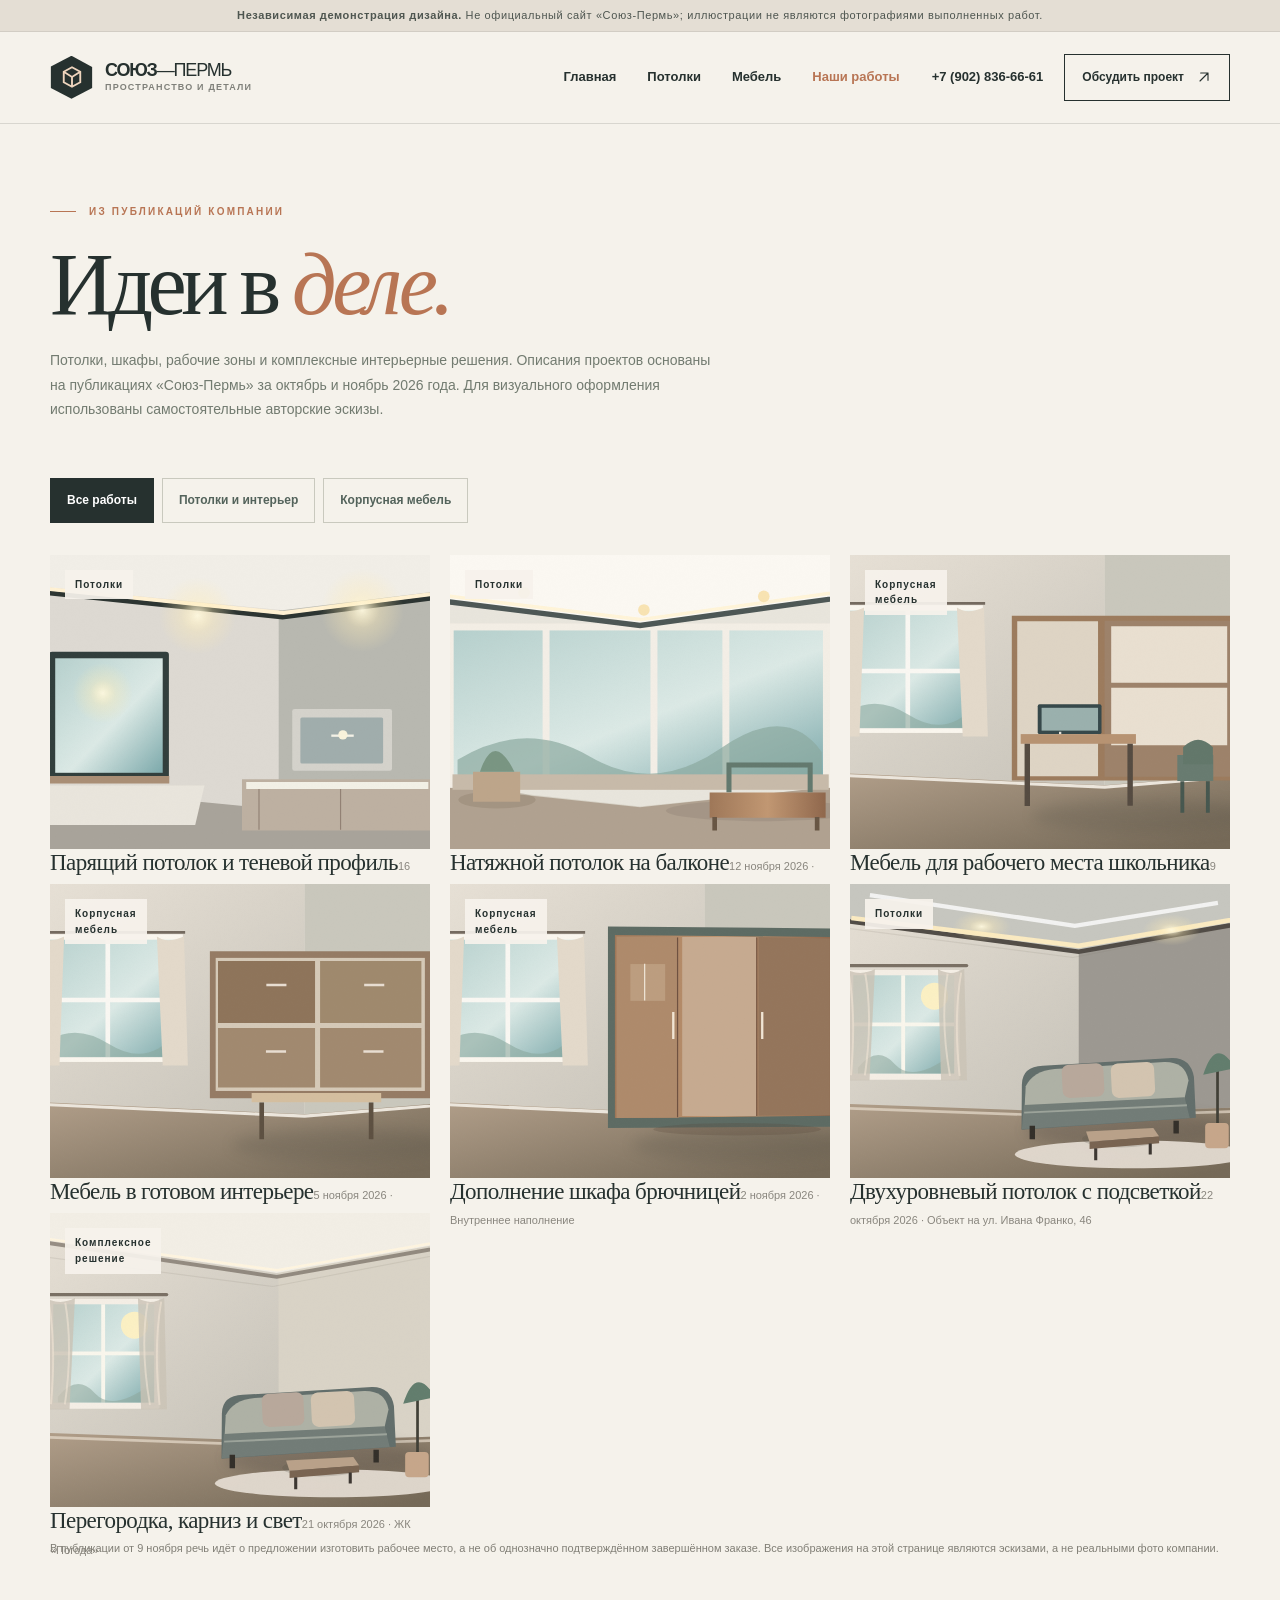
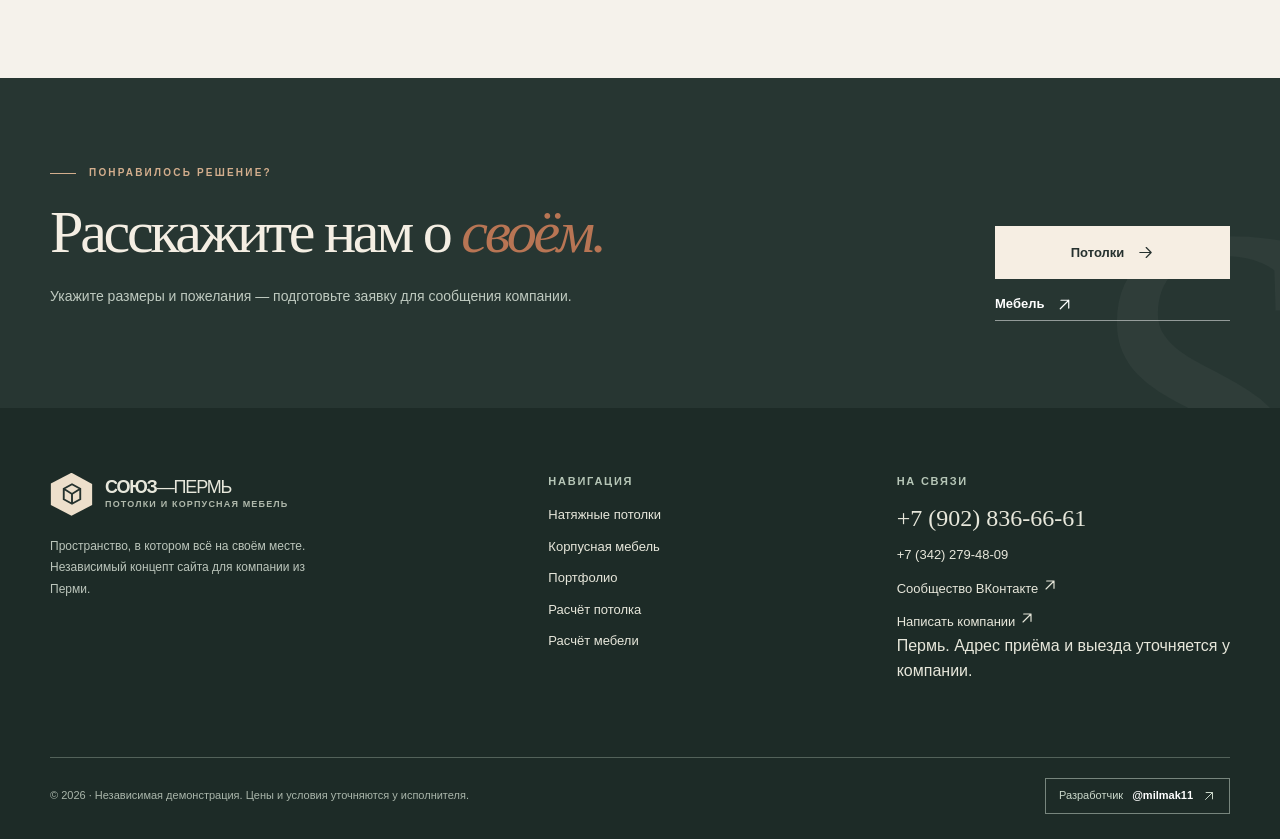
<file: preview-portfolio-offline.html>
<!doctype html><html lang="ru"><head><meta charset="utf-8"><meta name="viewport" content="width=device-width,initial-scale=1"><meta name="theme-color" content="#f5f2eb"><meta name="robots" content="noindex,nofollow,noarchive"><meta name="description" content="Потолки и мебель: описания опубликованных проектов с октября по ноябрь 2026 года. Иллюстрации концепций."><title>Портфолио — Союз-Пермь</title><link rel="icon" href="[data-uri]" type="image/svg+xml"><style>:root{--ink:#26312f;--ink2:#3c4946;--paper:#f5f2eb;--white:#fffefa;--sand:#e8e2d7;--sand2:#d9cdbd;--muted:#707770;--accent:#b87554;--accent2:#d2a88d;--line:rgba(49,59,52,.15);--green:#80948a;--shadow:0 20px 58px rgba(30,39,34,.12);--radius:6px;--serif:Georgia,'Times New Roman',serif;--sans:'Segoe UI',Arial,sans-serif}
*{box-sizing:border-box}html{scroll-behavior:smooth;scroll-padding-top:98px}body{margin:0;background:var(--paper);color:var(--ink);font:16px/1.58 var(--sans);-webkit-font-smoothing:antialiased}body.modal-open{overflow:hidden}a{text-decoration:none;color:inherit}button,input,select,textarea{font:inherit}button{cursor:pointer}input,select,textarea{color:var(--ink)}img,svg{max-width:100%}img{display:block}button,a{-webkit-tap-highlight-color:transparent}button:focus-visible,a:focus-visible,input:focus-visible,select:focus-visible,textarea:focus-visible{outline:3px solid #b97b50;outline-offset:3px}.container{width:min(1260px,calc(100% - 100px));margin-inline:auto}.icon{width:21px;height:21px;fill:none;stroke:currentColor;stroke-width:1.7;stroke-linecap:round;stroke-linejoin:round;flex:none}.icon-sm{width:16px;height:16px}.icon-lg{width:27px;height:27px}
.demo-note{font-size:11px;letter-spacing:.055em;line-height:1.35;padding:8px 20px;text-align:center;background:#e4ded4;color:#4e5650;border-bottom:1px solid rgba(52,65,57,.1)}.demo-note strong{font-weight:700}.header{background:var(--paper);z-index:60;position:sticky;top:0;border-bottom:1px solid var(--line)}.header-inner{min-height:91px;display:flex;align-items:center;gap:32px}.brand{display:flex;align-items:center;gap:12px;white-space:nowrap}.brand-mark{width:43px;height:43px;background:var(--ink);color:#eed4bd;display:grid;place-items:center;clip-path:polygon(50% 0,98% 26%,98% 75%,50% 100%,2% 75%,2% 25%)}.brand-mark svg{width:24px;height:24px}.brand-text{font-size:18px;font-weight:750;letter-spacing:-.065em;line-height:1.05}.brand-text span{font-weight:400}.brand-text small{display:block;font:9px/1.6 var(--sans);letter-spacing:.13em;font-weight:600;color:#7f807a;text-transform:uppercase}.nav{display:flex;align-items:center;gap:31px;margin-left:auto}.nav a{font-size:13px;font-weight:650;transition:color .2s}.nav a:hover,.nav a[aria-current=page]{color:var(--accent)}.header-contact{display:flex;align-items:center;gap:21px}.header-phone{font-size:13px;font-weight:700;white-space:nowrap}.header-action{border:1px solid var(--ink);color:var(--ink);padding:13px 17px;display:flex;gap:12px;align-items:center;font-weight:700;font-size:12px;white-space:nowrap;transition:.25s}.header-action:hover{background:var(--ink);color:#fff}.menu-btn{display:none;width:44px;height:44px;border:1px solid var(--line);background:transparent;color:var(--ink);align-items:center;justify-content:center}.mobile-nav{display:none;border-top:1px solid var(--line);padding:15px 22px 25px;flex-direction:column;gap:0}.mobile-nav a{padding:12px 0;font-weight:650;font-size:15px;border-bottom:1px solid var(--line)}.mobile-nav[hidden]{display:none!important}
.kicker{display:flex;gap:13px;align-items:center;font-size:10px;font-weight:750;letter-spacing:.22em;color:var(--accent);text-transform:uppercase}.kicker:before{content:'';width:26px;height:1px;background:currentColor}.kicker.light{color:#d3ae8d}.kicker.dark{color:#64756d}.eyebrow{font-size:11px;font-weight:750;letter-spacing:.16em;text-transform:uppercase;color:#7d847d}.title-xl,h1,h2,h3,p{margin-top:0}.title-xl{font:normal clamp(46px,6.9vw,108px)/.98 var(--serif);letter-spacing:-.063em}.title-xl em,.title-lg em{font-style:italic;color:var(--accent);font-weight:400}.title-lg{font:normal clamp(39px,4.7vw,71px)/1.09 var(--serif);letter-spacing:-.055em}.title-md{font:normal clamp(32px,3.5vw,49px)/1.11 var(--serif);letter-spacing:-.04em}.lead{font-size:17px;line-height:1.85;color:#65716a;max-width:525px}.btn{display:inline-flex;justify-content:center;align-items:center;gap:13px;min-height:53px;padding:0 22px;border:1px solid transparent;font-size:13px;font-weight:750;transition:transform .22s,background .22s,color .22s;white-space:nowrap}.btn:hover{transform:translateY(-2px)}.btn .icon{width:17px;height:17px}.btn-dark{background:var(--ink);color:white}.btn-dark:hover{background:#3b4a46}.btn-accent{background:var(--accent);color:white}.btn-accent:hover{background:#965a3d}.btn-light{background:#f6eee3;color:var(--ink)}.btn-ghost{border-color:currentColor;background:transparent;color:var(--ink)}.btn-ghost:hover{background:var(--sand)}.text-link{display:inline-flex;align-items:center;gap:12px;font-size:13px;font-weight:730;border-bottom:1px solid #9b9e92;padding-bottom:5px;transition:gap .2s,color .2s}.text-link:hover{gap:18px;color:var(--accent)}.text-link .icon{width:17px;height:17px}.text-link.light-link{color:#fff;border-color:rgba(255,255,255,.5)}.muted{color:var(--muted)}.small{font-size:12px}.fineprint{font-size:11px;color:#817f76;line-height:1.65}.section{padding-top:118px;padding-bottom:118px}.section-head{display:flex;justify-content:space-between;align-items:end;gap:30px;margin-bottom:37px}.section-head h2{margin:15px 0 0}.section-head .section-desc{max-width:380px;font-size:14px;line-height:1.8;color:#75776e;margin:0 0 6px}.section-divider{border:0;border-top:1px solid var(--line);margin:0}
/* Home hero */
.hero{padding-top:62px;padding-bottom:85px;display:grid;grid-template-columns:.93fr 1.07fr;align-items:center;gap:32px;min-height:675px}.hero-copy{padding-bottom:22px}.hero-copy h1{margin:25px 0 30px}.hero-copy h1 em{display:block}.hero-copy .lead{margin-bottom:33px}.hero-buttons{display:flex;align-items:center;gap:30px;flex-wrap:wrap}.hero-meta{display:flex;gap:25px;margin-top:63px;align-items:center}.hero-meta .dot{width:10px;height:10px;border:2px solid var(--accent);transform:rotate(45deg)}.hero-meta p{font-size:12px;line-height:1.45;margin:0;color:#666c66}.hero-art{min-width:0;position:relative;padding:34px 5px 28px 40px}.hero-image-main{position:relative;aspect-ratio:.9;overflow:hidden;background:#d4c5b5}.hero-image-main img{width:100%;height:100%;object-fit:cover}.hero-image-main:after{content:'';position:absolute;inset:0;background:linear-gradient(30deg,rgba(30,34,28,.34),transparent 50%)}.hero-art-toplabel{position:absolute;top:7px;right:7px;letter-spacing:.15em;font-size:9px;font-weight:750}.hero-image-small{position:absolute;width:44%;bottom:-6px;left:-28px;border:11px solid var(--paper);box-shadow:0 12px 44px rgba(30,45,32,.16);aspect-ratio:1.3;overflow:hidden}.hero-image-small img{width:100%;height:100%;object-fit:cover}.hero-image-caption{position:absolute;bottom:49px;right:27px;color:#fff;z-index:1;text-align:right}.hero-image-caption span{display:block;font-size:9px;letter-spacing:.18em}.hero-image-caption strong{font:italic 26px var(--serif)}.hero-cross{position:absolute;top:29%;left:13px;border-radius:50%;width:39px;height:39px;display:grid;place-items:center;background:var(--accent);color:#fff}.band{background:#283632;color:#f6f1e6}.band-grid{display:grid;grid-template-columns:1.3fr repeat(3,.8fr);gap:35px;align-items:center;padding:34px 0}.band-title{font:italic 29px/1.1 var(--serif)}.band-label{border-left:1px solid #617069;padding-left:22px;font-size:12px;color:#d3d6cb;line-height:1.5}.band-label strong{display:block;color:#fff;font-size:14px;font-weight:600;margin-bottom:4px}
/* directions */
.directions{display:grid;grid-template-columns:1fr 1fr;gap:22px}.direction-card{position:relative;overflow:hidden;min-height:510px;background:#c9c3b8;display:flex;align-items:flex-end}.direction-card img{position:absolute;inset:0;width:100%;height:100%;object-fit:cover;transition:transform .65s cubic-bezier(.2,.7,.2,1)}.direction-card:hover img{transform:scale(1.055)}.direction-card:after{content:'';position:absolute;inset:0;background:linear-gradient(0deg,rgba(20,30,25,.85),rgba(21,28,25,.06) 65%)}.direction-body{position:relative;z-index:1;padding:35px;color:#fff;width:100%}.direction-top{display:flex;justify-content:space-between;align-items:center;margin-bottom:60px;font-size:11px;letter-spacing:.12em;color:#eee1d2}.direction-body h3{font:normal 51px/1.1 var(--serif);letter-spacing:-.04em;margin-bottom:10px}.direction-body p{font-size:14px;color:#dcded4;max-width:320px}.direction-bottom{display:flex;justify-content:space-between;align-items:center;border-top:1px solid rgba(255,255,255,.45);padding-top:16px;font-size:12px;font-weight:700}.direction-bottom .icon{width:20px;height:20px}
/* portfolio previews */
.works-preview{display:grid;grid-template-columns:1.35fr .85fr .85fr;gap:20px}.work-card{position:relative;cursor:pointer;border:0;padding:0;text-align:left;background:transparent;color:var(--ink);display:block;width:100%}.work-card .work-art{overflow:hidden;aspect-ratio:1.22;background:#e1d9cc;position:relative}.work-card.featured .work-art{aspect-ratio:1.06}.work-card img{width:100%;height:100%;object-fit:cover;transition:transform .45s}.work-card:hover img{transform:scale(1.04)}.work-category{position:absolute;top:15px;left:15px;font-size:10px;letter-spacing:.1em;font-weight:700;background:#f7f3eced;padding:7px 10px}.work-name{font:normal 23px/1.23 var(--serif);letter-spacing:-.025em;margin:17px 0 4px}.work-card.featured .work-name{font-size:28px}.work-date{font-size:11px;color:#89867e}.works-preview-footer{margin-top:34px;display:flex;justify-content:space-between;gap:22px;align-items:center}
/* design cues */
.principle{background:#e8e1d6}.principle-grid{display:grid;grid-template-columns:1fr 1.05fr;gap:85px;align-items:center}.principle-art{height:500px;background:#a59b8b;overflow:hidden}.principle-art img{width:100%;height:100%;object-fit:cover}.principle-text h2{margin:18px 0 25px}.principle-text>p{font-size:15px;color:#59635c;line-height:1.9;margin-bottom:28px}.principle-features{display:flex;flex-direction:column;gap:16px;border-top:1px solid #bdb6a9;padding-top:22px;margin-bottom:30px}.principle-features span{display:flex;align-items:center;gap:12px;font-size:14px;font-weight:650}.principle-features svg{color:var(--accent)}
.process{display:grid;grid-template-columns:repeat(3,1fr);gap:40px}.process-item{border-top:1px solid var(--line);padding-top:24px}.process-icon{width:43px;height:43px;border:1px solid #aa9684;display:grid;place-items:center;color:var(--accent);margin-bottom:20px}.process-item h3{font:normal 26px/1.2 var(--serif);margin-bottom:13px}.process-item p{font-size:13px;color:#778076;line-height:1.75}.cta-panel{padding:87px 0;background:#273632;color:#f4eee3;position:relative;overflow:hidden}.cta-panel:before{content:'S';font:italic 480px var(--serif);position:absolute;right:-30px;bottom:-260px;color:rgba(255,255,255,.035);pointer-events:none}.cta-inner{position:relative;z-index:1;display:flex;align-items:end;justify-content:space-between;gap:45px}.cta-inner h2{margin:18px 0 20px;max-width:720px}.cta-inner p{color:#bfcac0;font-size:14px}.cta-actions{display:flex;flex-direction:column;gap:15px;min-width:235px}
/* page heroes */
.page-hero{display:grid;grid-template-columns:1fr 1fr;gap:60px;align-items:center;padding-top:67px;padding-bottom:90px}.page-hero .kicker{margin-bottom:20px}.page-hero h1{font:normal clamp(52px,5.8vw,88px)/1.0 var(--serif);letter-spacing:-.06em;margin-bottom:27px}.page-hero h1 em{font-weight:400;color:var(--accent)}.page-hero p{max-width:510px;font-size:15px;line-height:1.87;color:#697169}.page-hero-img{height:515px;overflow:hidden;position:relative;background:#d2cbbd}.page-hero-img img{width:100%;height:100%;object-fit:cover}.image-tag{position:absolute;left:20px;bottom:20px;background:rgba(250,248,241,.93);padding:12px 17px;font-size:11px;color:#48554e}.page-indicator{display:flex;align-items:center;gap:16px;margin-bottom:22px;font-size:11px;letter-spacing:.14em;color:#6b766e;font-weight:650}.page-indicator span{width:23px;height:1px;background:#a3a49a}.callout{font-size:12px;color:#716f68;background:#eee6d9;padding:12px 15px;border-left:2px solid #b47957;margin-top:22px}
/* detail page */
.details-intro{padding:80px 0 40px}.details-intro p{font-size:14px;line-height:1.8;color:#68736a}.feature-trio{display:grid;grid-template-columns:repeat(3,1fr);gap:19px}.feature-tile{background:#eae6de;padding:27px 24px;min-height:204px}.feature-tile .icon{width:29px;height:29px;color:var(--accent)}.feature-tile h3{font:normal 23px var(--serif);margin:20px 0 5px}.feature-tile p{font-size:12px;color:#73776d}
/* forms */
.calc-section{padding:95px 0 120px}.calc-wrap{display:grid;grid-template-columns:1fr 1.05fr;gap:46px;align-items:start}.calc-intro{margin-bottom:26px}.calc-intro h2{margin:15px 0 15px}.calc-intro p{font-size:13px;color:#72786e}.calc-form{padding:35px;background:#fffcf6;border:1px solid #e5ded2;box-shadow:0 18px 55px rgba(44,39,31,.05)}.calc-form h3{font:normal 24px var(--serif);margin:0 0 20px}.field-group{margin-bottom:26px}.field-group label.field-title,.field-title{display:block;font-size:12px;font-weight:750;letter-spacing:.04em;margin-bottom:12px}.field-sub{display:block;font-size:11px;color:#86877e;margin-top:6px;line-height:1.5}.grid-2{display:grid;grid-template-columns:1fr 1fr;gap:15px}.grid-3{display:grid;grid-template-columns:repeat(3,1fr);gap:12px}.field{display:block;width:100%;background:#f7f4ee;border:1px solid #d9d4c9;padding:14px 13px;min-height:49px;border-radius:0;font-size:13px}.field:focus{border-color:#b87957;outline:2px solid #b8795730}.field::placeholder{color:#a39f94}textarea.field{resize:vertical;min-height:94px}.option-grid{display:grid;grid-template-columns:repeat(3,1fr);gap:9px}.option-grid.two{grid-template-columns:repeat(2,1fr)}.option{position:relative;display:block;cursor:pointer}.option input{position:absolute;opacity:0;width:1px;height:1px;pointer-events:none}.option .option-face{display:flex;align-items:center;justify-content:center;text-align:center;min-height:48px;border:1px solid #d6d2c9;background:#f9f6f0;font-size:12px;font-weight:620;padding:8px 6px;transition:all .2s;color:#5c675e}.option input:checked +.option-face{background:#2b3b35;border-color:#2b3b35;color:#fff}.option input:focus-visible +.option-face{outline:2px solid var(--accent);outline-offset:2px}.swatch-row{display:grid;grid-template-columns:repeat(4,1fr);gap:10px}.swatch{position:relative;cursor:pointer}.swatch input{opacity:0;position:absolute;width:1px;height:1px}.swatch-face{border:1px solid transparent;padding:5px;text-align:center;font-size:11px;color:#646b64;display:block}.swatch-shape{display:block;width:100%;height:33px;border-radius:2px;margin-bottom:7px;border:1px solid #00000010}.swatch input:checked +.swatch-face{border-color:#916444}.swatch input:focus-visible +.swatch-face{outline:2px solid var(--accent)}.check-row{display:flex;align-items:start;gap:12px;cursor:pointer;font-size:13px;color:#49594f;margin-bottom:13px}.check-row input{margin-top:5px;accent-color:#365047;flex:none}.range-row{display:flex;align-items:center;justify-content:space-between;gap:20px;margin-bottom:7px;font-size:12px}.range-row output{font-weight:750}.field[type=range]{padding:0;min-height:18px;accent-color:#b47957;border:0;background:transparent}.preview-sticky{position:sticky;top:115px}.preview-box{background:#ddd7cb;overflow:hidden;position:relative}.preview-box svg{width:100%;height:auto;display:block}.preview-caption{background:#263630;color:#d2ddd0;display:flex;justify-content:space-between;align-items:center;gap:10px;padding:16px 19px;font-size:12px}.preview-caption strong{color:white}.preview-info{padding:25px 25px 26px;border:1px solid var(--line);border-top:0;background:#ede8df}.preview-info h3{font:normal 23px var(--serif);margin:0 0 8px}.preview-info p{font-size:12px;color:#697169;margin-bottom:12px}.preview-list{display:flex;flex-wrap:wrap;gap:8px}.preview-list span{font-size:11px;font-weight:650;padding:7px 10px;background:#fbf8f1;color:#526158}.photo-drop{display:flex;align-items:center;justify-content:center;flex-direction:column;min-height:105px;gap:6px;border:1px dashed #bdb8ab;background:#f7f4ee;cursor:pointer;text-align:center;padding:17px;color:#5e685f}.photo-drop strong{font-size:12px}.photo-drop small{font-size:11px;color:#8b8d82}.photo-drop input{display:none}.photo-thumbs{display:grid;grid-template-columns:repeat(3,1fr);gap:10px;margin-top:12px}.photo-thumb{position:relative;aspect-ratio:1.2;background:#ede8e0}.photo-thumb img{width:100%;height:100%;object-fit:cover}.photo-thumb button{border:0;position:absolute;right:5px;top:5px;width:25px;height:25px;background:#263630;color:white;font-size:16px;display:grid;place-items:center}.form-actions{display:flex;gap:9px;flex-wrap:wrap}.form-actions .btn{flex:1;min-width:160px}.form-message{padding:12px 15px;font-size:12px;line-height:1.5;background:#e3ebdf;color:#34553e;display:none;margin-top:12px}.form-message.is-visible{display:block}.steps-list{display:grid;grid-template-columns:repeat(3,1fr);gap:18px}.steps-list article{padding-top:23px;border-top:1px solid var(--line)}.steps-list h3{font:normal 24px var(--serif);margin:13px 0}.steps-list p{font-size:12px;color:#7b8076}.steps-list .icon{color:var(--accent)}.faq-grid{display:grid;grid-template-columns:.65fr 1fr;gap:65px}.faq-grid details{border-bottom:1px solid var(--line);padding:19px 0}.faq-grid details:first-child{border-top:1px solid var(--line)}.faq-grid summary{list-style:none;font-size:14px;font-weight:700;cursor:pointer;display:flex;justify-content:space-between;gap:16px;align-items:center}.faq-grid summary::-webkit-details-marker{display:none}.faq-grid summary .icon{transition:transform .2s}.faq-grid details[open] summary .icon{transform:rotate(45deg)}.faq-grid details p{font-size:13px;color:#778078;line-height:1.8;margin:13px 0 3px}
/* portfolio */
.portfolio-intro{padding:80px 0 42px}.portfolio-intro h1{max-width:930px}.portfolio-intro p{max-width:670px;color:#727b70;font-size:14px;line-height:1.75}.filter-bar{display:flex;gap:8px;flex-wrap:wrap;margin-bottom:32px}.filter-btn{padding:12px 16px;border:1px solid #c9c9be;background:transparent;color:#53635b;font-size:12px;font-weight:700;transition:.2s}.filter-btn:hover{border-color:#556a5e}.filter-btn.active{background:var(--ink);border-color:var(--ink);color:#fff}.portfolio-grid{display:grid;grid-template-columns:repeat(3,1fr);gap:35px 20px}.portfolio-grid .work-card .work-art{aspect-ratio:1.25}.portfolio-grid .work-card:nth-child(6n+1) .work-art{aspect-ratio:1.05}.portfolio-grid .work-card:nth-child(6n+4) .work-art{aspect-ratio:1.05}.portfolio-empty{padding:30px 0;color:#748076}.work-modal{position:fixed;z-index:100;inset:0;background:rgba(15,24,20,.88);display:flex;align-items:center;justify-content:center;padding:28px}.work-modal[hidden]{display:none!important}.modal-panel{position:relative;background:#faf7f0;width:min(1050px,100%);max-height:min(92vh,900px);display:grid;grid-template-columns:1.12fr .88fr;overflow:auto;box-shadow:0 20px 100px #0008}.modal-image{background:#d4cabe;min-height:520px}.modal-image img{width:100%;height:100%;object-fit:cover}.modal-text{padding:45px 37px;display:flex;flex-direction:column}.modal-text h2{font:normal 40px/1.1 var(--serif);margin:20px 0}.modal-text p{font-size:14px;color:#71766d}.modal-text ul{padding-left:18px;font-size:13px;line-height:1.8;color:#515e55}.modal-text .btn{margin-top:auto;align-self:flex-start}.modal-close{position:absolute;right:12px;top:12px;z-index:2;background:var(--ink);border:0;color:#fff;width:40px;height:40px;display:grid;place-items:center}.modal-close .icon{width:20px;height:20px}
/* footer */
.footer{background:#1d2b27;color:#e7e7db;padding:65px 0 25px}.footer-grid{display:grid;grid-template-columns:1.3fr .85fr 1fr;gap:65px}.footer .brand-mark{background:#eddfcb;color:#25322e}.footer .brand-text small{color:#b0b9ac}.footer-desc{margin:20px 0;color:#bbc5bb;max-width:270px;font-size:12px;line-height:1.8}.footer-title{font-size:11px;letter-spacing:.16em;text-transform:uppercase;color:#b6c6b7;margin-bottom:15px;font-weight:700}.footer-links{display:flex;flex-direction:column;gap:11px}.footer-links a{font-size:13px}.footer-links a:hover{color:#d9a782}.footer-phone{font:normal 24px var(--serif);display:block;margin-bottom:13px}.footer-contact p{font-size:12px;color:#bfc9bd}.footer-bottom{margin-top:58px;padding-top:20px;border-top:1px solid #53625a;display:flex;justify-content:space-between;align-items:center;gap:18px}.footer-bottom span{font-size:11px;color:#aab6ab}.developer{padding:8px 13px;border:1px solid rgba(210,223,211,.5);display:inline-flex;gap:9px;align-items:center;font-size:11px;color:#cbd8cb}.developer strong{color:white}.developer .icon{width:14px;height:14px}.mobile-cta{display:none}.toast{position:fixed;bottom:22px;right:20px;padding:14px 22px;background:#263b32;color:#fff;font-size:13px;box-shadow:0 10px 36px #0003;transform:translateY(130px);opacity:0;transition:.25s;z-index:110;max-width:330px}.toast.show{transform:translateY(0);opacity:1}.reveal{opacity:0;transform:translateY(18px);transition:opacity .7s,transform .7s}.reveal.visible{opacity:1;transform:none}
@media(max-width:1150px){.container{width:min(1180px,calc(100% - 64px))}.nav{gap:17px}.header-contact{gap:15px}.header-phone{display:none}.hero{gap:15px}.hero-image-small{left:-8px}.hero-meta{margin-top:36px}.hero-copy h1{font-size:clamp(55px,7vw,83px)}.principle-grid{gap:40px}}
@media(max-width:860px){.header-inner{min-height:74px}.nav,.header-action{display:none}.header-contact{margin-left:auto}.menu-btn{display:flex}.mobile-nav:not([hidden]){display:flex}.hero{grid-template-columns:1fr;gap:5px;padding-top:52px}.hero-copy{padding-bottom:0}.hero-copy h1{font-size:clamp(57px,9vw,84px)}.hero-meta{margin:29px 0}.hero-art{padding:12px 5% 40px 10%}.hero-image-main{aspect-ratio:1.35}.hero-image-small{width:36%;left:4%}.band-grid{grid-template-columns:repeat(3,1fr);gap:10px}.band-title{grid-column:1/-1}.section{padding-top:85px;padding-bottom:85px}.direction-card{min-height:395px}.direction-body{padding:25px}.direction-body h3{font-size:36px}.works-preview{grid-template-columns:repeat(2,1fr)}.works-preview .work-card:first-child{grid-column:1/-1}.works-preview .work-card:first-child .work-art{aspect-ratio:2}.principle-grid{grid-template-columns:1fr}.principle-art{height:450px}.process{gap:20px}.cta-inner{display:block}.cta-actions{flex-direction:row;margin-top:25px}.page-hero{grid-template-columns:1fr;gap:24px;padding-top:45px}.page-hero-img{height:450px}.calc-wrap{grid-template-columns:1fr;gap:27px}.preview-sticky{position:static;order:-1}.preview-box{max-height:500px;overflow:hidden}.preview-box svg{height:100%;max-height:500px}.faq-grid{grid-template-columns:1fr;gap:25px}.portfolio-grid{grid-template-columns:repeat(2,1fr)}.footer-grid{gap:28px}.modal-panel{grid-template-columns:1fr 1fr}}
@media(max-width:600px){html{scroll-padding-top:75px}.container{width:calc(100% - 36px)}.demo-note{font-size:10px;padding:7px 12px}.header-inner{min-height:69px}.brand{gap:8px}.brand-mark{width:35px;height:35px}.brand-mark svg{width:20px;height:20px}.brand-text{font-size:16px}.brand-text small{font-size:8px}.hero{padding-top:37px;padding-bottom:48px}.hero-copy h1{font-size:clamp(49px,11.5vw,68px);margin:19px 0 20px}.hero-copy .lead{font-size:14px;line-height:1.75;margin-bottom:23px}.hero-buttons{gap:18px}.btn{min-height:51px;padding:0 17px;font-size:12px}.hero-meta{display:none}.hero-art{padding:35px 0 25px 4%}.hero-image-main{aspect-ratio:.98}.hero-image-small{width:47%;left:0;bottom:0;border:7px solid var(--paper)}.hero-image-caption{bottom:40px;right:12px}.hero-image-caption strong{font-size:21px}.hero-cross{left:-5px}.band-grid{grid-template-columns:1fr 1fr;row-gap:20px;padding:24px 0}.band-title{font-size:24px}.band-label{padding-left:12px;font-size:11px}.band-label:last-child{display:none}.section{padding-top:67px;padding-bottom:70px}.section-head{align-items:start;flex-direction:column;gap:18px;margin-bottom:25px}.title-lg{font-size:clamp(39px,9.5vw,52px)}.title-md{font-size:35px}.directions,.principle-grid,.process,.feature-trio,.steps-list{grid-template-columns:1fr}.direction-card{min-height:410px}.direction-body h3{font-size:42px}.direction-top{margin-bottom:30px}.works-preview{gap:23px 10px}.works-preview .work-card:first-child .work-art{aspect-ratio:1.3}.work-card .work-art{aspect-ratio:.9}.work-card.featured .work-name{font-size:22px}.work-name{font-size:19px}.works-preview-footer{display:block}.works-preview-footer .text-link{margin-top:12px}.principle-art{height:330px}.principle-features{gap:13px}.principle-text h2{font-size:40px}.process-item{padding-top:17px}.cta-panel{padding:62px 0 70px}.cta-inner h2{font-size:43px}.cta-actions{flex-direction:column;align-items:flex-start}.page-hero{padding-top:35px;padding-bottom:60px}.page-hero h1{font-size:clamp(46px,11.6vw,65px)}.page-hero p{font-size:14px}.page-hero-img{height:350px}.details-intro{padding:50px 0 28px}.calc-section{padding:65px 0 85px}.calc-form{padding:22px 17px}.option-grid{gap:6px}.option .option-face{font-size:11px;min-height:45px}.grid-2{gap:10px}.field{padding:12px 10px;font-size:12px}.calc-intro h2{font-size:39px}.preview-caption{padding:13px;font-size:11px;flex-wrap:wrap}.preview-info{padding:20px}.preview-list span{font-size:10px}.form-actions .btn{width:100%;flex:none}.photo-thumbs{gap:6px}.faq-grid{gap:13px}.portfolio-intro{padding:49px 0 31px}.portfolio-intro h1{font-size:52px}.portfolio-grid{gap:25px 12px}.portfolio-grid .work-card .work-art,.portfolio-grid .work-card:nth-child(6n+1) .work-art,.portfolio-grid .work-card:nth-child(6n+4) .work-art{aspect-ratio:.93}.portfolio-grid .work-name{font-size:18px}.portfolio-grid .work-category{font-size:8px;padding:5px 7px;top:7px;left:7px}.filter-btn{padding:9px 11px;font-size:11px}.modal-panel{grid-template-columns:1fr;max-height:92vh}.work-modal{padding:12px}.modal-image{height:245px;min-height:auto}.modal-text{padding:26px 24px}.modal-text h2{font-size:32px}.footer{padding:48px 0 23px}.footer-grid{grid-template-columns:1fr 1fr;gap:31px 16px}.footer-grid>div:first-child{grid-column:1/-1}.footer-phone{font-size:19px}.footer-bottom{margin-top:35px;display:flex;flex-direction:column;align-items:flex-start}.mobile-cta{display:flex;position:sticky;bottom:0;z-index:55;background:#24342f;color:#fff;padding:11px 18px calc(11px + env(safe-area-inset-bottom));align-items:center;justify-content:space-between;gap:10px;font-size:12px;font-weight:750;box-shadow:0 -6px 25px #0002}.mobile-cta a{display:flex;align-items:center;gap:10px}.mobile-cta .icon{width:18px;height:18px}.toast{bottom:75px}.footer{padding-bottom:25px}}
@media(max-width:350px){.container{width:calc(100% - 28px)}.brand-text{font-size:14px}.brand-text small{font-size:7px}.hero-copy h1{font-size:45px}.title-lg{font-size:37px}.option-grid{grid-template-columns:repeat(2,1fr)}.grid-3{grid-template-columns:1fr 1fr}.portfolio-grid .work-name{font-size:16px}.footer-grid{grid-template-columns:1fr}.footer-grid>div:first-child{grid-column:auto}.page-hero h1{font-size:43px}}
@media(prefers-reduced-motion:reduce){*,*:before,*:after{animation-duration:.01ms!important;transition-duration:.01ms!important;scroll-behavior:auto!important}.reveal{opacity:1;transform:none}}
[hidden]{display:none!important}
</style></head><body data-page="portfolio"><svg xmlns="http://www.w3.org/2000/svg" style="display:none">
<symbol id="arrow" viewBox="0 0 24 24"><path d="M4 12h16m-7-7 7 7-7 7"/></symbol>
<symbol id="up" viewBox="0 0 24 24"><path d="M6 18 18 6M7 6h11v11"/></symbol>
<symbol id="menu" viewBox="0 0 24 24"><path d="M4 7h16M4 12h16M4 17h16"/></symbol>
<symbol id="x" viewBox="0 0 24 24"><path d="M5 5l14 14M19 5 5 19"/></symbol>
<symbol id="check" viewBox="0 0 24 24"><path d="m4 12 5 5L20 6"/></symbol>
<symbol id="layers" viewBox="0 0 24 24"><path d="m12 3 9 5-9 5-9-5 9-5Zm-9 9 9 5 9-5m-18 5 9 5 9-5"/></symbol>
<symbol id="ruler" viewBox="0 0 24 24"><path d="m4 17 13-13 3 3L7 20H4v-3Zm7-7 2 2m2-6 2 2"/></symbol>
<symbol id="lamp" viewBox="0 0 24 24"><path d="M12 2v4M4 6l3 3m13-3-3 3M4 14h16l-3 6H7l-3-6ZM3 14h18"/></symbol>
<symbol id="sun" viewBox="0 0 24 24"><circle cx="12" cy="12" r="4"/><path d="M12 2v2m0 16v2M2 12h2m16 0h2M5 5l2 2m10 10 2 2M19 5l-2 2M7 17l-2 2"/></symbol>
<symbol id="phone" viewBox="0 0 24 24"><path d="M7 3H4a1 1 0 0 0-1 1c0 9.4 7.6 17 17 17a1 1 0 0 0 1-1v-3l-5-3-2.4 2.4a15 15 0 0 1-6-6L10 8Z"/></symbol>
<symbol id="pin" viewBox="0 0 24 24"><path d="M20 10c0 5-8 12-8 12S4 15 4 10a8 8 0 1 1 16 0Z"/><circle cx="12" cy="10" r="2.5"/></symbol>
<symbol id="copy" viewBox="0 0 24 24"><rect x="8" y="8" width="12" height="12" rx="2"/><path d="M16 8V5a2 2 0 0 0-2-2H5a2 2 0 0 0-2 2v9a2 2 0 0 0 2 2h3"/></symbol>
<symbol id="photo" viewBox="0 0 24 24"><rect x="2" y="3" width="20" height="18" rx="2"/><circle cx="8" cy="9" r="2"/><path d="m2 18 7-6 5 4 3-3 5 5"/></symbol>
<symbol id="plus" viewBox="0 0 24 24"><path d="M12 4v16M4 12h16"/></symbol>
<symbol id="shield" viewBox="0 0 24 24"><path d="M12 2 20 5v6c0 6-4 9-8 11-4-2-8-5-8-11V5l8-3Zm-4 9 3 3 5-5"/></symbol>
<symbol id="spark" viewBox="0 0 24 24"><path d="m12 2 2.5 7.5L22 12l-7.5 2.5L12 22l-2.5-7.5L2 12l7.5-2.5Z"/></symbol>
<symbol id="briefcase" viewBox="0 0 24 24"><rect x="3" y="7" width="18" height="14" rx="2"/><path d="M8 7V4h8v3M3 13h18"/></symbol>
</svg><div class="demo-note"><strong>Независимая демонстрация дизайна.</strong> Не официальный сайт «Союз-Пермь»; иллюстрации не являются фотографиями выполненных работ.</div>
<header class="header"><div class="container header-inner"><a class="brand" href="index.html" aria-label="Союз-Пермь, главная"><span class="brand-mark"><svg viewBox="0 0 32 32" fill="none" stroke="currentColor" stroke-width="2.5"><path d="M5 9 16 3l11 6v14l-11 6-11-6V9Zm0 0 11 7 11-7M16 16v13"/></svg></span><span class="brand-text">СОЮЗ<span>—ПЕРМЬ</span><small>Пространство и детали</small></span></a>
<nav class="nav" aria-label="Навигация"><a href="index.html">Главная</a><a href="potolki.html">Потолки</a><a href="mebel.html">Мебель</a><a href="portfolio.html" aria-current="page">Наши работы</a></nav><div class="header-contact"><a class="header-phone" href="tel:+79028366661">+7 (902) 836-66-61</a><a class="header-action" href="https://vk.me/vippotolki_59" target="_blank" rel="noopener">Обсудить проект <svg class="icon icon-sm" aria-hidden="true"><use href="#up"/></svg></a><button class="menu-btn" type="button" aria-label="Открыть меню" aria-expanded="false" aria-controls="mobile-nav"><svg class="icon " aria-hidden="true"><use href="#menu"/></svg></button></div></div><nav class="mobile-nav" id="mobile-nav" hidden aria-label="Мобильная навигация"><a href="index.html">Главная</a><a href="potolki.html">Потолки</a><a href="mebel.html">Мебель</a><a href="portfolio.html" aria-current="page">Наши работы</a><a href="tel:+79028366661">+7 (902) 836-66-61</a><a href="https://vk.me/vippotolki_59" target="_blank" rel="noopener">Написать во ВКонтакте</a></nav></header><main>
<section class="portfolio-intro container"><div class="kicker">ИЗ ПУБЛИКАЦИЙ КОМПАНИИ</div><h1 class="title-xl" style="margin:21px 0 21px">Идеи в <em>деле.</em></h1><p>Потолки, шкафы, рабочие зоны и комплексные интерьерные решения. Описания проектов основаны на публикациях «Союз-Пермь» за октябрь и ноябрь 2026 года. Для визуального оформления использованы самостоятельные авторские эскизы.</p></section>
<section class="container" style="padding-bottom:110px"><div class="filter-bar" role="group" aria-label="Фильтры портфолио"><button class="filter-btn active" type="button" data-filter="all" aria-pressed="true">Все работы</button><button class="filter-btn" type="button" data-filter="potolki" aria-pressed="false">Потолки и интерьер</button><button class="filter-btn" type="button" data-filter="mebel" aria-pressed="false">Корпусная мебель</button></div><div class="portfolio-grid" id="portfolio-grid"><button type="button" class="work-card " data-work="bathroom" data-category="potolki"><span class="work-art"><img src="[data-uri]" alt="Авторская иллюстрация: Парящий потолок и теневой профиль"><span class="work-category">Потолки</span></span><span class="work-name">Парящий потолок и теневой профиль</span><span class="work-date">16 ноября 2026 · Ванная комната и туалет</span></button><button type="button" class="work-card " data-work="balcony" data-category="potolki"><span class="work-art"><img src="[data-uri]" alt="Авторская иллюстрация: Натяжной потолок на балконе"><span class="work-category">Потолки</span></span><span class="work-name">Натяжной потолок на балконе</span><span class="work-date">12 ноября 2026 · Балкон</span></button><button type="button" class="work-card " data-work="workplace" data-category="mebel"><span class="work-art"><img src="[data-uri]" alt="Авторская иллюстрация: Мебель для рабочего места школьника"><span class="work-category">Корпусная мебель</span></span><span class="work-name">Мебель для рабочего места школьника</span><span class="work-date">9 ноября 2026 · Рабочая зона</span></button><button type="button" class="work-card " data-work="interior" data-category="mebel"><span class="work-art"><img src="[data-uri]" alt="Авторская иллюстрация: Мебель в готовом интерьере"><span class="work-category">Корпусная мебель</span></span><span class="work-name">Мебель в готовом интерьере</span><span class="work-date">5 ноября 2026 · Мебельный проект</span></button><button type="button" class="work-card " data-work="trousers" data-category="mebel"><span class="work-art"><img src="[data-uri]" alt="Авторская иллюстрация: Дополнение шкафа брючницей"><span class="work-category">Корпусная мебель</span></span><span class="work-name">Дополнение шкафа брючницей</span><span class="work-date">2 ноября 2026 · Внутреннее наполнение</span></button><button type="button" class="work-card " data-work="level" data-category="potolki"><span class="work-art"><img src="[data-uri]" alt="Авторская иллюстрация: Двухуровневый потолок с подсветкой"><span class="work-category">Потолки</span></span><span class="work-name">Двухуровневый потолок с подсветкой</span><span class="work-date">22 октября 2026 · Объект на ул. Ивана Франко, 46</span></button><button type="button" class="work-card " data-work="partition" data-category="potolki"><span class="work-art"><img src="[data-uri]" alt="Авторская иллюстрация: Перегородка, карниз и свет"><span class="work-category">Комплексное решение</span></span><span class="work-name">Перегородка, карниз и свет</span><span class="work-date">21 октября 2026 · ЖК «Погода»</span></button></div><p class="fineprint" style="margin-top:32px">В публикации от 9 ноября речь идёт о предложении изготовить рабочее место, а не об однозначно подтверждённом завершённом заказе. Все изображения на этой странице являются эскизами, а не реальными фото компании.</p></section>
<section class="cta-panel"><div class="container cta-inner"><div><div class="kicker light">ПОНРАВИЛОСЬ РЕШЕНИЕ?</div><h2 class="title-lg">Расскажите нам о <em>своём.</em></h2><p>Укажите размеры и пожелания — подготовьте заявку для сообщения компании.</p></div><div class="cta-actions"><a href="potolki.html#calculator" class="btn btn-light">Потолки <svg class="icon " aria-hidden="true"><use href="#arrow"/></svg></a><a href="mebel.html#calculator" class="text-link light-link">Мебель <svg class="icon " aria-hidden="true"><use href="#up"/></svg></a></div></div></section>
<div id="work-modal" class="work-modal" hidden role="dialog" aria-modal="true" aria-labelledby="modal-title"><div class="modal-panel"><button class="modal-close" type="button" aria-label="Закрыть подробности"><svg class="icon " aria-hidden="true"><use href="#x"/></svg></button><div class="modal-image"><img id="modal-img" src="[data-uri]" alt="Иллюстрация проекта"></div><div class="modal-text"><div class="kicker" id="modal-kind">ИЗ ПУБЛИКАЦИИ</div><h2 id="modal-title">Название</h2><p id="modal-meta"></p><p id="modal-detail"></p><p class="callout" id="modal-note"></p><a id="modal-cta" href="potolki.html#calculator" class="btn btn-dark">Обсудить похожий проект <svg class="icon " aria-hidden="true"><use href="#arrow"/></svg></a></div></div></div>
</main><footer class="footer"><div class="container"><div class="footer-grid"><div><a class="brand" href="index.html"><span class="brand-mark"><svg viewBox="0 0 32 32" fill="none" stroke="currentColor" stroke-width="2.5"><path d="M5 9 16 3l11 6v14l-11 6-11-6V9Zm0 0 11 7 11-7M16 16v13"/></svg></span><span class="brand-text">СОЮЗ<span>—ПЕРМЬ</span><small>Потолки и корпусная мебель</small></span></a><p class="footer-desc">Пространство, в котором всё на своём месте. Независимый концепт сайта для компании из Перми.</p></div><div><div class="footer-title">Навигация</div><div class="footer-links"><a href="potolki.html">Натяжные потолки</a><a href="mebel.html">Корпусная мебель</a><a href="portfolio.html">Портфолио</a><a href="potolki.html#calculator">Расчёт потолка</a><a href="mebel.html#calculator">Расчёт мебели</a></div></div><div><div class="footer-title">На связи</div><a class="footer-phone" href="tel:+79028366661">+7 (902) 836-66-61</a><div class="footer-links"><a href="tel:+73422794809">+7 (342) 279-48-09</a><a href="https://vk.com/vippotolki_59" target="_blank" rel="noopener">Сообщество ВКонтакте <svg class="icon icon-sm" aria-hidden="true"><use href="#up"/></svg></a><a href="https://vk.me/vippotolki_59" target="_blank" rel="noopener">Написать компании <svg class="icon icon-sm" aria-hidden="true"><use href="#up"/></svg></a></div><p>Пермь. Адрес приёма и выезда уточняется у компании.</p></div></div><div class="footer-bottom"><span>© 2026 · Независимая демонстрация. Цены и условия уточняются у исполнителя.</span><a class="developer" href="https://t.me/milmak11" rel="noopener" target="_blank">Разработчик <strong>@milmak11</strong><svg class="icon icon-sm" aria-hidden="true"><use href="#up"/></svg></a></div></div></footer><div class="mobile-cta"><a href="https://vk.me/vippotolki_59">Обсудить проект <svg class="icon " aria-hidden="true"><use href="#arrow"/></svg></a><a href="tel:+79028366661" aria-label="Позвонить"><svg class="icon " aria-hidden="true"><use href="#phone"/></svg></a></div><div class="toast" role="status" aria-live="polite" id="toast"></div><script>window.OFFLINE_ASSETS={"work-ceiling-level.svg": "[data-uri]", "work-balcony.svg": "[data-uri]", "work-cabinet.svg": "[data-uri]", "work-study.svg": "[data-uri]", "hero-furniture.svg": "[data-uri]", "work-wardrobe.svg": "[data-uri]", "work-partition.svg": "[data-uri]", "favicon.svg": "[data-uri]", "work-bathroom.svg": "[data-uri]", "hero-ceiling.svg": "[data-uri]"};</script><script>'use strict';
(() => {
  const $=(selector,root=document)=>root.querySelector(selector);
  const $$=(selector,root=document)=>Array.from(root.querySelectorAll(selector));
  const icon=(name,cls='')=>`<svg class="icon ${cls}" aria-hidden="true"><use href="#${name}"/></svg>`;
  const clamp=(n,lo,hi)=>Math.max(lo,Math.min(hi,n));
  const val=(id,def=0)=>{const n=Number(($(id)?.value||'').replace(',','.'));return Number.isFinite(n)&&n>0?n:def;};
  const selected=(name)=>$(`input[name="${name}"]:checked`)?.value||'';
  const toast=$('#toast'); let toastTimeout;
  function notify(text){if(!toast)return;toast.textContent=text;toast.classList.add('show');clearTimeout(toastTimeout);toastTimeout=setTimeout(()=>toast.classList.remove('show'),3500)}
  async function copyText(content){try{if(navigator.clipboard?.writeText && window.isSecureContext){await navigator.clipboard.writeText(content);notify('Текст заявки скопирован. Откройте VK и вставьте его в сообщение.');return true}}
    catch(_){/* try local fallback */}
    const t=document.createElement('textarea');t.value=content;t.style.cssText='position:fixed;top:-9999px;opacity:0';document.body.append(t);t.select();let ok=false;try{ok=document.execCommand('copy')}catch(_){}t.remove();
    if(ok){notify('Текст заявки скопирован. Теперь его можно отправить через VK.');return true}
    window.prompt('Скопируйте подготовленный запрос:',content);notify('Вы можете вручную скопировать текст заявки.');return false;
  }
  // Navigation
  const menu=$('.menu-btn'), mobile=$('#mobile-nav');
  if(menu&&mobile){menu.addEventListener('click',()=>{const open=menu.getAttribute('aria-expanded')==='true';menu.setAttribute('aria-expanded',String(!open));mobile.hidden=open;menu.innerHTML=icon(open?'menu':'x')});
  $$('.mobile-nav a').forEach(a=>a.addEventListener('click',()=>{mobile.hidden=true;menu.setAttribute('aria-expanded','false');menu.innerHTML=icon('menu')}));}
  // reveal animation: support reduced motion / no observer
  const reveal=$$('.reveal');if('IntersectionObserver' in window && !window.matchMedia('(prefers-reduced-motion: reduce)').matches){const observer=new IntersectionObserver(entries=>{entries.forEach(e=>{if(e.isIntersecting){e.target.classList.add('visible');observer.unobserve(e.target)}})},{threshold:.06,rootMargin:'0px 0px 80px 0px'});reveal.forEach(el=>observer.observe(el))}else reveal.forEach(el=>el.classList.add('visible'));

  // source-grounded descriptive portfolio, artwork explicitly illustrative
  const works={
    bathroom:{title:'Парящий потолок и теневой профиль',kind:'Потолки',date:'16 ноября 2026',place:'Ванная и туалет',src:'work-bathroom.svg',detail:'Публикация о завершении ремонта ванной комнаты и туалета по дизайн-проекту. В числе работ названы теневой профиль и парящий потолок.',note:'Упомянутые в публикации 70 000 ₽ — стоимость комплекса ремонтных работ, а не тариф на установку потолка.',link:'potolki.html#calculator'},
    balcony:{title:'Натяжной потолок на балконе',kind:'Потолки',date:'12 ноября 2026',place:'Балкон',src:'work-balcony.svg',detail:'В сообществе показана выполненная работа по натяжному потолку на балконе. Подробные характеристики материала и стоимость не названы.',note:'Иллюстрация демонстрационная, точные параметры уточняются у компании.',link:'potolki.html#calculator'},
    workplace:{title:'Мебель для рабочего места школьника',kind:'Корпусная мебель',date:'9 ноября 2026',place:'Рабочее место',src:'work-study.svg',detail:'Компания предлагает изготовление мебели для рабочего места школьника по индивидуальным размерам.',note:'Источник не доказывает завершённый заказ именно этого рабочего места. На сайте это направление услуг, а не выдуманный выполненный проект.',link:'mebel.html#calculator'},
    interior:{title:'Мебель в готовом интерьере',kind:'Корпусная мебель',date:'5 ноября 2026',place:'Мебельный проект',src:'work-cabinet.svg',detail:'Опубликованы фотографии установленной мебели в готовом интерьере.',note:'Размеры, материалы и стоимость данного объекта не подтверждены; визуализация авторская.',link:'mebel.html#calculator'},
    trousers:{title:'Дополнение шкафа брючницей',kind:'Корпусная мебель',date:'2 ноября 2026',place:'Внутреннее наполнение',src:'work-wardrobe.svg',detail:'В ранее изготовленный компанией шкаф клиенту установили дополнительный элемент — брючницу.',note:'Показываем пример решения по хранению, не конкретный шкаф с оригинальной фотографии.',link:'mebel.html#calculator'},
    level:{title:'Двухуровневый потолок с подсветкой',kind:'Потолки',date:'22 октября 2026',place:'Ул. Ивана Франко, 46',src:'work-ceiling-level.svg',detail:'Двухуровневый натяжной потолок с подсветкой; в публикации указан адрес объекта на улице Ивана Франко.',note:'Это адрес объекта, а не подтверждённый адрес офиса компании. Изображение выполнено как иллюстративный эскиз.',link:'potolki.html#calculator'},
    partition:{title:'Перегородка, карниз и свет',kind:'Комплексное решение',date:'21 октября 2026',place:'ЖК «Погода»',src:'work-partition.svg',detail:'В публикации показаны стеклянная перегородка, потолочный карниз и точечные светильники.',note:'Техническая спецификация и состав услуги подлежат уточнению у исполнителя.',link:'potolki.html#calculator'}
  };
  // Portfolio tabs / modal
  const filters=$$('.filter-btn'), cards=$$('.portfolio-grid .work-card');
  function setFilter(filter){filters.forEach(btn=>{const active=btn.dataset.filter===filter;btn.classList.toggle('active',active);btn.setAttribute('aria-pressed',String(active))});cards.forEach(card=>card.hidden=filter!=='all'&&card.dataset.category!==filter);}
  filters.forEach(btn=>btn.addEventListener('click',()=>{setFilter(btn.dataset.filter);const url=new URL(location.href);if(btn.dataset.filter==='all')url.searchParams.delete('filter');else url.searchParams.set('filter',btn.dataset.filter);history.replaceState({},'',url)}));
  if(filters.length){const fromUrl=new URLSearchParams(location.search).get('filter');if(['potolki','mebel'].includes(fromUrl))setFilter(fromUrl)}
  const modal=$('#work-modal');let previousFocus;
  function openModal(id){if(!modal||!works[id])return;const w=works[id];previousFocus=document.activeElement;$('#modal-title').textContent=w.title;$('#modal-kind').textContent=w.kind.toUpperCase();$('#modal-meta').textContent=`${w.date} · ${w.place}`;$('#modal-detail').textContent=w.detail;$('#modal-note').textContent=w.note;$('#modal-img').src=(window.OFFLINE_ASSETS&&window.OFFLINE_ASSETS[w.src])||'assets/'+w.src;$('#modal-img').alt='Авторская иллюстрация: '+w.title;$('#modal-cta').href=w.link;modal.hidden=false;document.body.classList.add('modal-open');$('.modal-close',modal).focus()}
  function closeModal(){if(!modal)return;modal.hidden=true;document.body.classList.remove('modal-open');previousFocus?.focus?.()}
  $$('.work-card[data-work]').forEach(card=>{if(card.tagName==='BUTTON')card.addEventListener('click',()=>openModal(card.dataset.work))});
  if(modal){const requested=new URLSearchParams(location.search).get('project');if(requested&&works[requested])openModal(requested)}
  $('.modal-close',modal||document)?.addEventListener('click',closeModal);
  modal?.addEventListener('click',e=>{if(e.target===modal)closeModal()});
  document.addEventListener('keydown',e=>{if(!modal||modal.hidden)return;if(e.key==='Escape')closeModal();if(e.key==='Tab'){const items=$$('a[href],button:not([disabled]),[tabindex]:not([tabindex="-1"])',modal).filter(x=>!x.hidden);if(!items.length)return;const first=items[0],last=items[items.length-1];if(e.shiftKey&&document.activeElement===first){e.preventDefault();last.focus()}else if(!e.shiftKey&&document.activeElement===last){e.preventDefault();first.focus()}}});

  // Photo previews are client-only, never uploaded, object URLs are revoked
  const uploads=new Map();
  $$('.photo-drop').forEach(drop=>{
    const input=$('.photo-input',drop), output=$('.photo-thumbs',drop.parentElement), key=input;
    let files=[];
    const draw=()=>{output.replaceChildren();files.forEach((obj,i)=>{const node=document.createElement('div');node.className='photo-thumb';const img=document.createElement('img');img.src=obj.url;img.alt='Фото помещения '+(i+1);const btn=document.createElement('button');btn.type='button';btn.textContent='×';btn.setAttribute('aria-label','Удалить фото '+(i+1));btn.addEventListener('click',()=>{URL.revokeObjectURL(obj.url);files.splice(i,1);draw()});node.append(img,btn);output.append(node)})};
    uploads.set(key,{getFiles:()=>files.map(o=>o.file),clear:()=>{files.forEach(o=>URL.revokeObjectURL(o.url));files=[];draw()}});
    input.addEventListener('change',()=>{const list=Array.from(input.files||[]);let added=0;for(const f of list){if(!f.type.startsWith('image/'))continue;if(f.size>12*1024*1024){notify('Фото больше 12 МБ пропущено.');continue}if(files.length>=3)break;files.push({file:f,url:URL.createObjectURL(f)});added++}if(list.length>added&&files.length===3)notify('Можно добавить максимум три фотографии.');input.value='';draw()});
  });
  window.addEventListener('pagehide',()=>{uploads.forEach(o=>o.clear())});

  // Ceiling visual constructor
  const cf=$('#ceiling-form');
  const ceilSvg=$('#ceiling-dynamic');
  function ceilingValues(){return {shape:selected('ceiling-shape'),length:val('#ceil-length',4.2),width:val('#ceil-width',3.5),finish:selected('ceiling-finish'),profile:selected('ceiling-profile'),spots:$('#ceil-spots')?.checked,spotCount:Math.round(val('#ceil-spots-range',6)),line:$('#ceil-line')?.checked,track:$('#ceil-track')?.checked,comment:$('#ceil-comment')?.value.trim()||''}}
  function drawCeiling(){if(!cf)return;const v=ceilingValues();const g=$('#spot-count-group');if(g)g.hidden=!v.spots;$('#ceil-spots-num').textContent=v.spotCount+' шт.';
    const pts=v.shape==='Г-образная'?'15,130 310,18 530,130 422,179 314,145 200,199 230,263':v.shape==='Сложная'?'15,130 180,65 254,92 310,18 530,130 230,263':'15,130 310,18 530,130 230,263';
    const surface=v.finish==='Матовая'?'#f8f5ed':v.finish==='Сатиновая'?'#e8e8e1':'#dbe7e6';
    const edge=v.profile==='Парящий контур'?'#e9bb78':v.profile==='Теневой профиль'?'#263631':'#a2a39a';
    let out=`<defs><filter id="glow-c"><feGaussianBlur stdDeviation="7"/></filter></defs><polygon points="${pts}" fill="${surface}" stroke="${edge}" stroke-width="${v.profile==='Парящий контур'?13:8}" stroke-linejoin="round"/>`;
    if(v.profile==='Парящий контур')out+=`<polygon points="${pts}" fill="none" stroke="#ffe4ab" stroke-width="22" opacity=".65" filter="url(#glow-c)"/>`;
    if(v.finish==='Глянцевая')out+='<path d="M70 145 302 55 454 133 219 232Z" fill="#fff" opacity=".4"/>';
    if(v.track)out+='<path d="M45 140 250 253" stroke="#52625d" stroke-width="8" stroke-linecap="round"/><path d="M48 136 245 247" stroke="#e9e9e3" stroke-width="3"/>';
    if(v.line){out+='<path d="M156 115 343 51" stroke="#fff4d9" stroke-width="15" filter="url(#glow-c)" opacity=".95"/><path d="M156 115 343 51" stroke="#eeb976" stroke-width="6" stroke-linecap="round"/>'}
    if(v.spots){const points=[[120,139],[205,96],[291,64],[240,202],[322,163],[401,122],[177,175],[350,104],[281,139],[365,146],[221,133],[300,180]];for(const [x,y] of points.slice(0,v.spotCount)){out+=`<circle cx="${x}" cy="${y}" r="21" fill="#f9dd9f" opacity=".68" filter="url(#glow-c)"/><circle cx="${x}" cy="${y}" r="6" fill="#edc990" stroke="#fff7e4" stroke-width="3"/>`}}
    ceilSvg.innerHTML=out;
    $('#ceil-area').textContent=v.shape==='Прямоугольная'?`Габариты: ${(v.length*v.width).toFixed(1).replace('.',',')} м² (прибл.)`:'Площадь уточняется после замера';
    const chips=[v.shape,`${v.length} × ${v.width} м`,v.finish,v.profile];if(v.spots)chips.push(`${v.spotCount} светильников`);if(v.line)chips.push('Световая линия');if(v.track)chips.push('Карниз');$('#ceil-chips').replaceChildren(...chips.map(t=>{let span=document.createElement('span');span.textContent=t;return span}));
  }
  if(cf){cf.addEventListener('input',drawCeiling);cf.addEventListener('change',drawCeiling);drawCeiling()}
  function ceilingText(){const v=ceilingValues();const photos=uploads.get($('.photo-input',cf))?.getFiles().length||0;return `Здравствуйте! Хочу получить предварительный расчёт натяжного потолка в «Союз-Пермь».\nФорма помещения: ${v.shape}\nПримерные габариты: ${v.length} × ${v.width} м\nФактура: ${v.finish}\nПримыкание: ${v.profile}\nТочечные светильники: ${v.spots?`${v.spotCount} шт.`:'не планируются'}\nСветовая линия: ${v.line?'нужна':'не нужна'}\nПотолочный карниз: ${v.track?'нужен':'не нужен'}\nПожелания: ${v.comment||'нет'}\nФото помещения: ${photos?'подготовлю '+photos+' шт.':'не выбраны'}\nПодскажите стоимость, условия замера и реализации.`}

  // Furniture live preview
  const ff=$('#furniture-form'), furnitureSvg=$('#furniture-dynamic');
  function furnitureValues(){return {kind:selected('furniture-kind'),w:val('#fur-width',2400),h:val('#fur-height',2600),d:val('#fur-depth',600),color:selected('fur-color'),shelves:$('#fur-shelves')?.checked,drawers:$('#fur-drawers')?.checked,rail:$('#fur-rail')?.checked,light:$('#fur-light')?.checked,budget:$('#fur-budget')?.value||'Нужна консультация',comment:$('#fur-comment')?.value.trim()||''}}
  const paint={'Светлый':'#d6cfbf','Дуб':'#b48a67','Графит':'#596560','Шалфей':'#90a496'};
  function drawFurniture(){if(!ff)return;const v=furnitureValues(),c=paint[v.color]||paint['Светлый'];const scaleX=clamp(v.w/2400,.62,1.28),scaleY=clamp(v.h/2600,.62,1.1);let out='';
    if(v.kind==='Встроенный шкаф'||v.kind==='Система хранения'){
      const x=135,y=104,w=340*scaleX,h=270*scaleY;out+=`<rect x="${x-12}" y="${y-12}" width="${w+24}" height="${h+24}" fill="#5b594d" opacity=".2"/><rect x="${x}" y="${y}" width="${w}" height="${h}" fill="${c}"/><rect x="${x+7}" y="${y+8}" width="${w-14}" height="${h-16}" fill="${c}" stroke="#ffffff" stroke-opacity=".5" stroke-width="2"/>`;
      if(v.kind==='Система хранения'){
        const sw=(w-21)/3;for(let col=0;col<3;col++){out+=`<rect x="${x+8+col*(sw+2)}" y="${y+9}" width="${sw}" height="${h-18}" fill="${c}" stroke="#847260" stroke-width="2"/>`;if(v.shelves)for(let j=1;j<=3;j++)out+=`<path d="M${x+8+col*(sw+2)} ${y+9+j*(h-18)/4}h${sw}" stroke="#6a6054" stroke-width="5"/>`}
      }else{const sw=w/3;for(let i=1;i<3;i++)out+=`<path d="M${x+i*sw} ${y}v${h}" stroke="#807766" stroke-width="2"/>`;for(let i=0;i<3;i++)out+=`<path d="M${x+(i+1)*sw-12} ${y+h*.5-21}v42" stroke="#f2eadf" stroke-width="4" stroke-linecap="round"/>`;
        if(v.shelves)for(let j=0;j<3;j++)out+=`<path d="M${x+14} ${y+28+j*36}h${sw-28}" stroke="#5a6158" stroke-opacity=".5" stroke-width="4"/>`}
      if(v.drawers)for(let i=0;i<2;i++){out+=`<rect x="${x+20}" y="${y+h-77+i*35}" width="${Math.min(112,w*.32)}" height="31" fill="#c3ab8d" fill-opacity=".38" stroke="#6f6458" stroke-opacity=".55"/><path d="M${x+52} ${y+h-60+i*35}h48" stroke="#6e5c4c" stroke-width="3"/>`}
      if(v.rail)out+=`<path d="M${x+w*.45} ${y+50}h${w*.45}" stroke="#686a64" stroke-width="5" stroke-linecap="round"/><path d="M${x+w*.67} ${y+50}v65" stroke="#b2a28a" stroke-width="2"/>`;
      if(v.light)out+=`<rect x="${x+3}" y="${y+3}" width="${w-6}" height="5" fill="#ffe5af"/><rect x="${x+3}" y="${y+3}" width="${w-6}" height="19" fill="#ffe5af" opacity=".25"/>`;
    }else{
      out+=`<rect x="150" y="122" width="270" height="255" fill="${c}"/><rect x="167" y="143" width="234" height="83" fill="#f5f0e6"/><rect x="167" y="234" width="234" height="99" fill="#f5f0e6"/>`;
      if(v.kind==='Рабочее место')out+=`<rect x="118" y="293" width="380" height="19" fill="${c}"/><path d="M135 311v74M479 311v74" stroke="#4d594f" stroke-width="12"/><rect x="181" y="245" width="140" height="45" rx="4" fill="#394c4b"/><rect x="189" y="250" width="123" height="34" fill="#94afa8"/><path d="M235 291h32" stroke="#dddcd2" stroke-width="6"/>`;
      else out+=`<rect x="130" y="306" width="360" height="27" fill="${c}"/><path d="M160 333v56M468 333v56" stroke="#4f544c" stroke-width="11"/>`;
      if(v.shelves)for(let i=0;i<3;i++)out+=`<path d="M${174} ${162+i*23}h220" stroke="#b5a593" stroke-width="6"/>`;
      if(v.drawers)for(let i=0;i<2;i++)out+=`<rect x="${340}" y="${320+i*27}" width="${110}" height="24" fill="${c}" stroke="#6a6055"/><path d="M380 ${333+i*27}h29" stroke="#eae3d3" stroke-width="3"/>`;
      if(v.light)out+='<path d="M162 133h236" stroke="#ffdda2" stroke-width="12" opacity=".8"/>';
      if(v.rail)out+='<path d="M201 157h159" stroke="#4e5e58" stroke-width="6"/>';
    }
    furnitureSvg.innerHTML=out;$('#fur-dimensions').textContent=`${v.w} × ${v.h} × ${v.d} мм`;
    let chips=[v.kind,v.color,`${v.w} × ${v.h} × ${v.d} мм`];if(v.shelves)chips.push('Полки');if(v.drawers)chips.push('Ящики');if(v.rail)chips.push('Штанга');if(v.light)chips.push('Подсветка');$('#fur-chips').replaceChildren(...chips.map(t=>{const span=document.createElement('span');span.textContent=t;return span}));
  }
  if(ff){ff.addEventListener('input',drawFurniture);ff.addEventListener('change',drawFurniture);drawFurniture()}
  function furnitureText(){const v=furnitureValues(),photos=uploads.get($('.photo-input',ff))?.getFiles().length||0;return `Здравствуйте! Хотелось бы обсудить мебель на заказ в «Союз-Пермь».\nТип: ${v.kind}\nПримерные габариты: ${v.w} × ${v.h} × ${v.d} мм\nЦветовое направление: ${v.color}\nПолки: ${v.shelves?'да':'нет'}\nВыдвижные ящики: ${v.drawers?'да':'нет'}\nШтанга для одежды: ${v.rail?'да':'нет'}\nПодсветка: ${v.light?'да':'нет'}\nБюджет: ${v.budget}\nПожелания: ${v.comment||'нет'}\nФото помещения: ${photos?'подготовлю '+photos+' шт.':'не выбраны'}\nПодскажите, пожалуйста, возможность изготовления, примерную стоимость и условия замера.`}
  $$('.copy-inquiry').forEach(btn=>btn.addEventListener('click',()=>{
    const isCeil=btn.dataset.type==='ceiling',form=isCeil?cf:ff;
    if(!form)return;
    const w=isCeil?$('#ceil-width'):$('#fur-width'),h=isCeil?$('#ceil-length'):$('#fur-height');
    if(!(Number(w.value)>0&&Number(h.value)>0)){notify('Проверьте размеры: они должны быть больше нуля.');w.focus();return}
    const text=isCeil?ceilingText():furnitureText();copyText(text);
    const m=$('.form-message',form);m.textContent='Заявка подготовлена. Откройте сообщения ВКонтакте и вставьте скопированный текст. Фотографии прикрепите вручную.';m.classList.add('is-visible');
  }));
})();
</script></body></html>
</file>
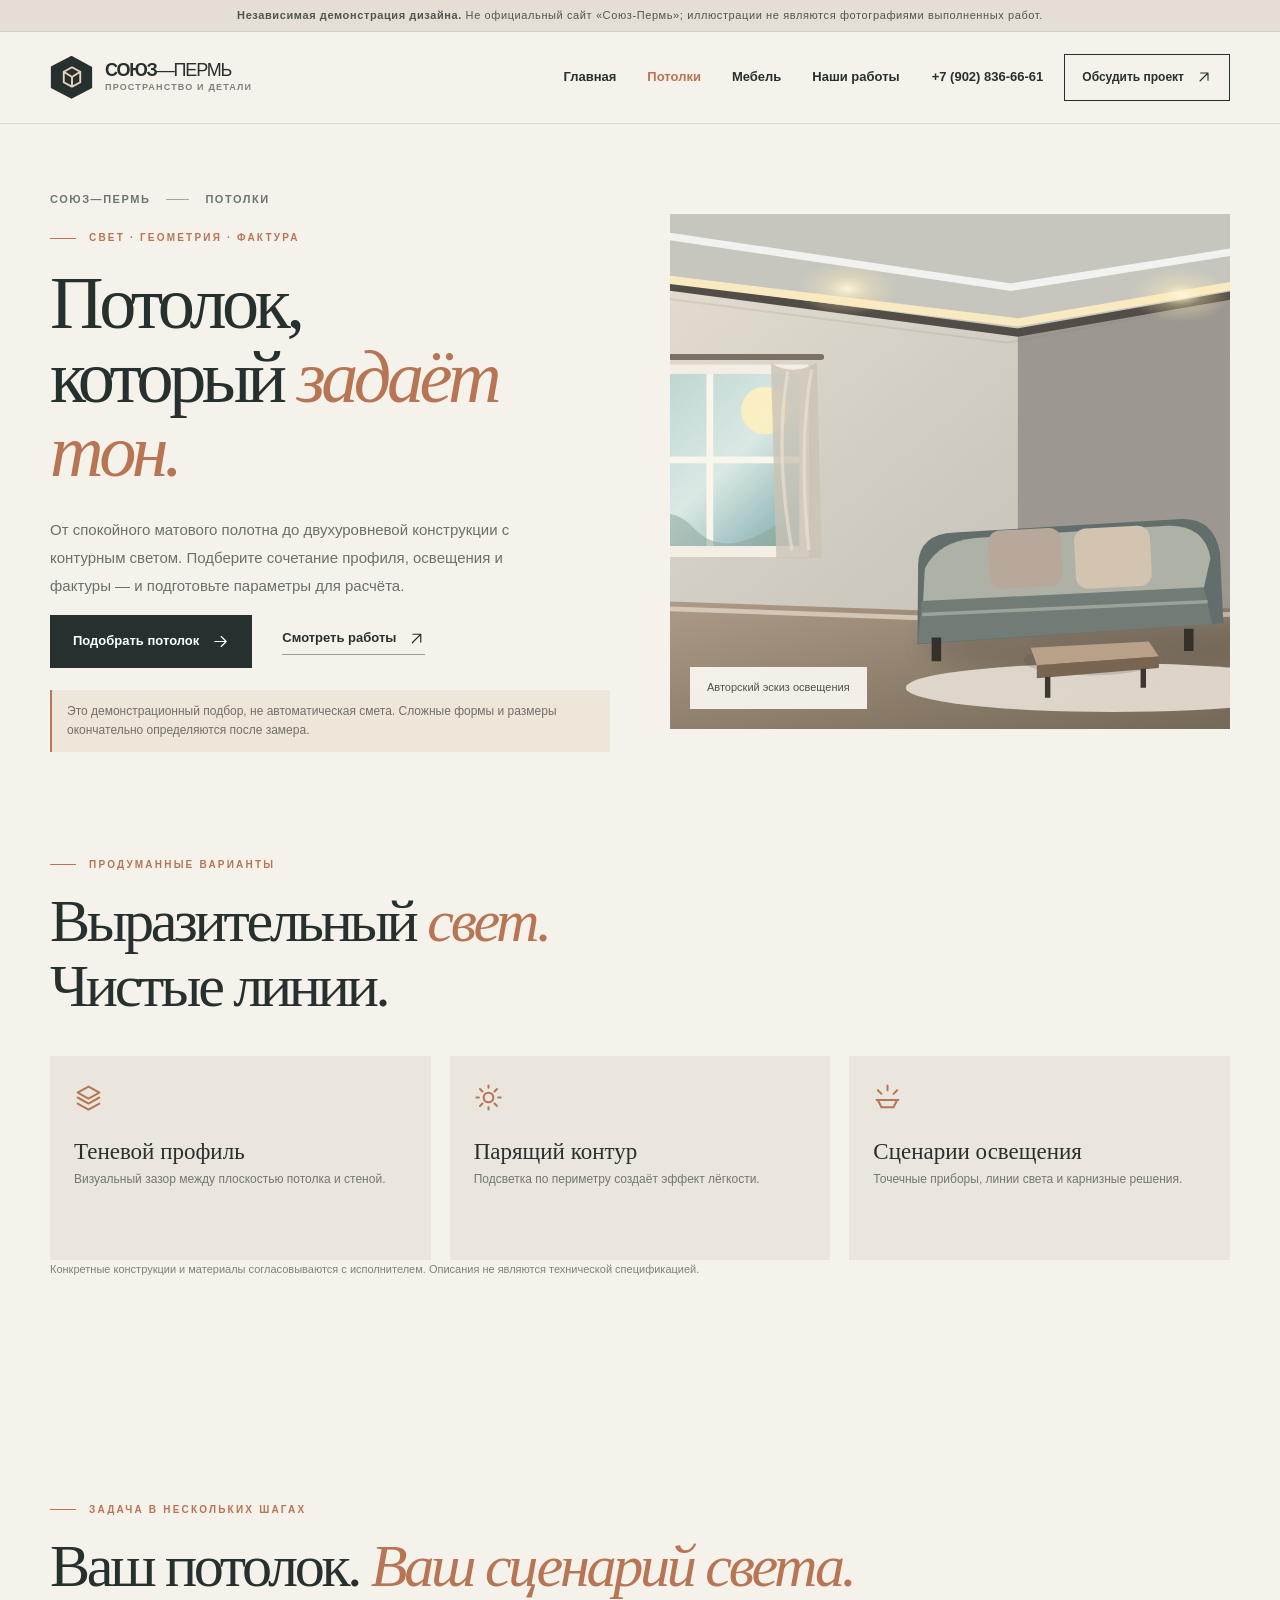
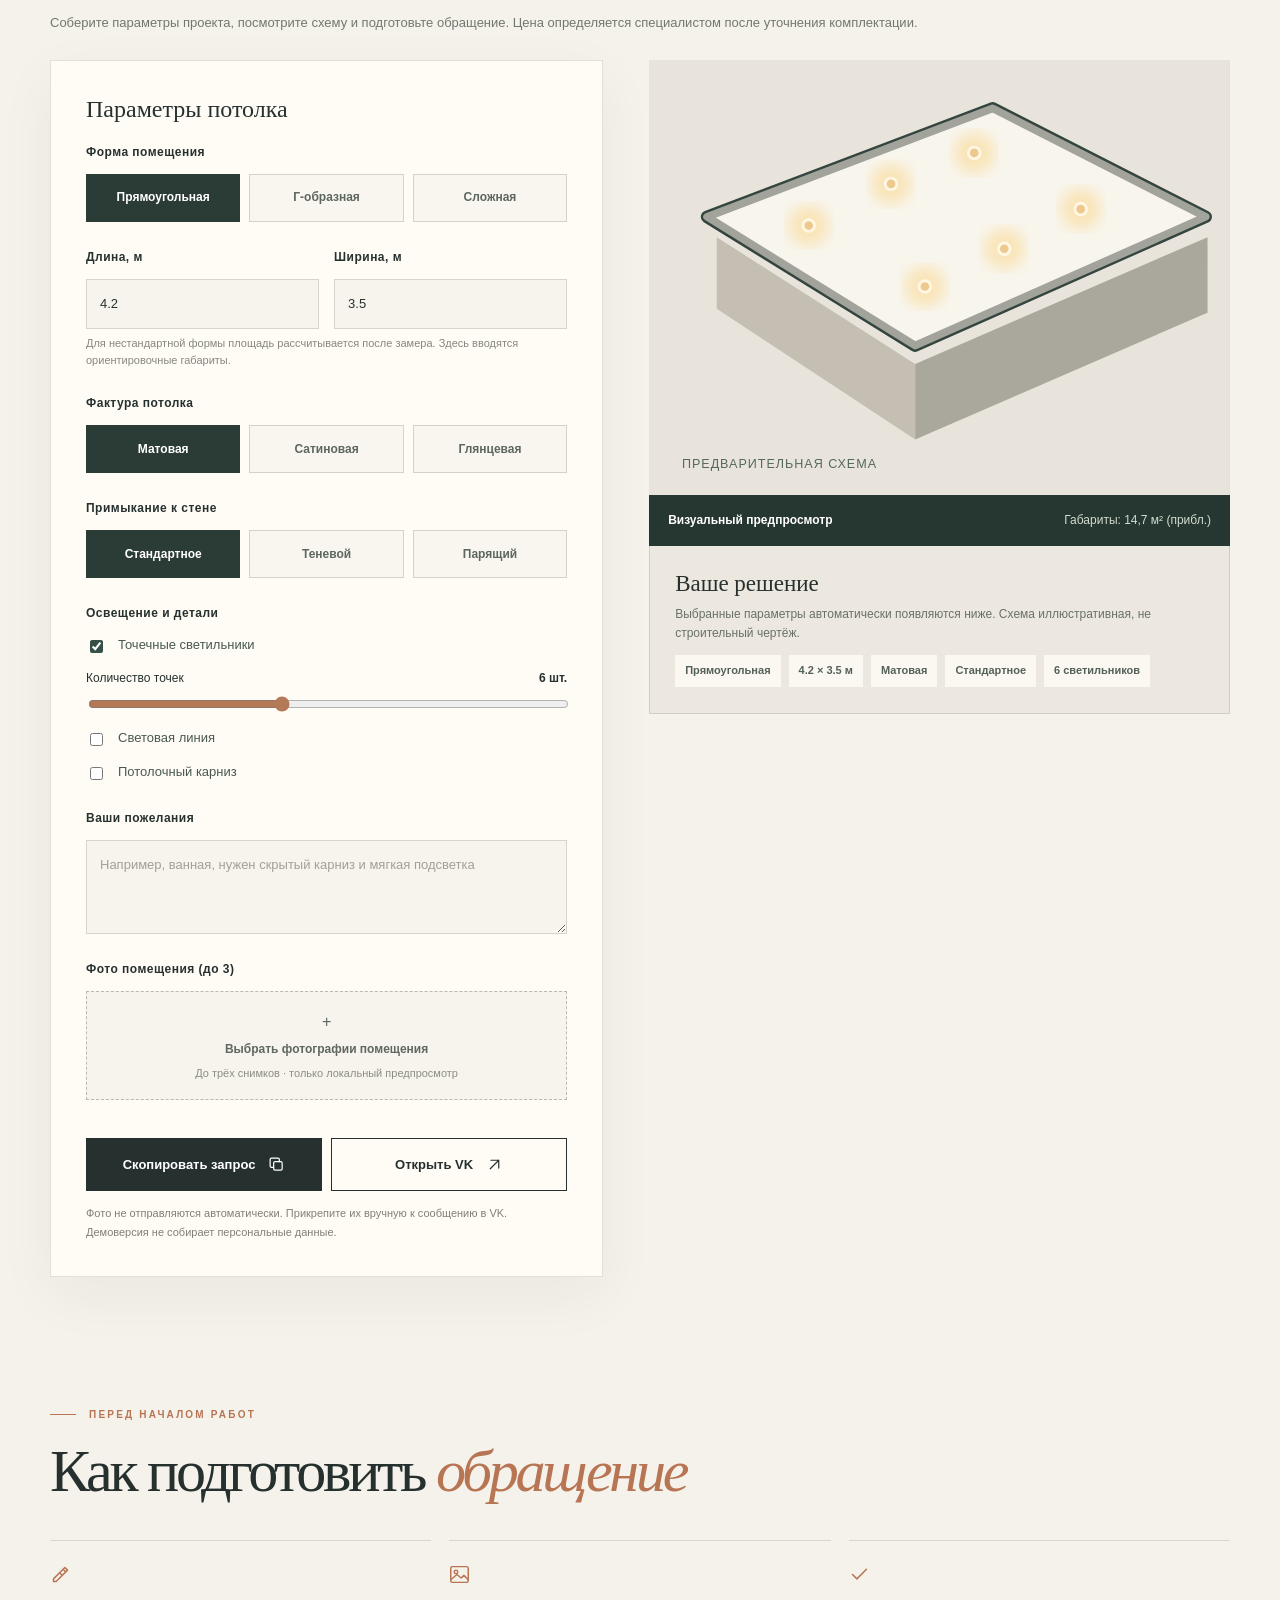
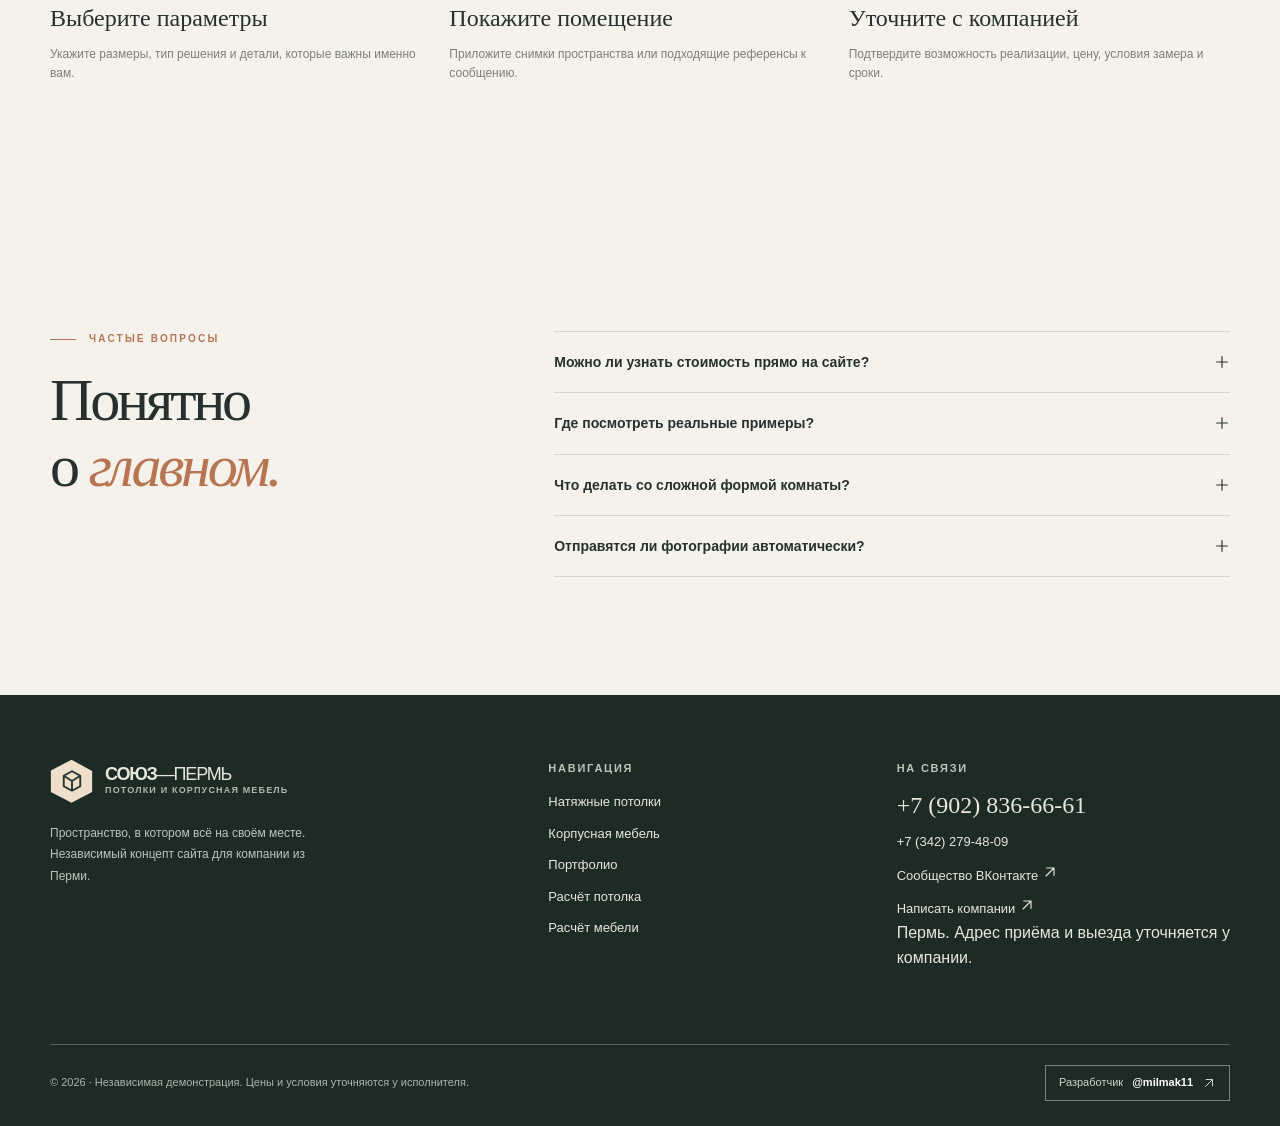
<file: preview-potolki-offline.html>
<!doctype html><html lang="ru"><head><meta charset="utf-8"><meta name="viewport" content="width=device-width,initial-scale=1"><meta name="theme-color" content="#f5f2eb"><meta name="robots" content="noindex,nofollow,noarchive"><meta name="description" content="Подбор натяжного потолка: фактура, теневой профиль, парящий контур, освещение. Демо-калькулятор и заявка."><title>Натяжные потолки в Перми — Союз-Пермь</title><link rel="icon" href="[data-uri]" type="image/svg+xml"><style>:root{--ink:#26312f;--ink2:#3c4946;--paper:#f5f2eb;--white:#fffefa;--sand:#e8e2d7;--sand2:#d9cdbd;--muted:#707770;--accent:#b87554;--accent2:#d2a88d;--line:rgba(49,59,52,.15);--green:#80948a;--shadow:0 20px 58px rgba(30,39,34,.12);--radius:6px;--serif:Georgia,'Times New Roman',serif;--sans:'Segoe UI',Arial,sans-serif}
*{box-sizing:border-box}html{scroll-behavior:smooth;scroll-padding-top:98px}body{margin:0;background:var(--paper);color:var(--ink);font:16px/1.58 var(--sans);-webkit-font-smoothing:antialiased}body.modal-open{overflow:hidden}a{text-decoration:none;color:inherit}button,input,select,textarea{font:inherit}button{cursor:pointer}input,select,textarea{color:var(--ink)}img,svg{max-width:100%}img{display:block}button,a{-webkit-tap-highlight-color:transparent}button:focus-visible,a:focus-visible,input:focus-visible,select:focus-visible,textarea:focus-visible{outline:3px solid #b97b50;outline-offset:3px}.container{width:min(1260px,calc(100% - 100px));margin-inline:auto}.icon{width:21px;height:21px;fill:none;stroke:currentColor;stroke-width:1.7;stroke-linecap:round;stroke-linejoin:round;flex:none}.icon-sm{width:16px;height:16px}.icon-lg{width:27px;height:27px}
.demo-note{font-size:11px;letter-spacing:.055em;line-height:1.35;padding:8px 20px;text-align:center;background:#e4ded4;color:#4e5650;border-bottom:1px solid rgba(52,65,57,.1)}.demo-note strong{font-weight:700}.header{background:var(--paper);z-index:60;position:sticky;top:0;border-bottom:1px solid var(--line)}.header-inner{min-height:91px;display:flex;align-items:center;gap:32px}.brand{display:flex;align-items:center;gap:12px;white-space:nowrap}.brand-mark{width:43px;height:43px;background:var(--ink);color:#eed4bd;display:grid;place-items:center;clip-path:polygon(50% 0,98% 26%,98% 75%,50% 100%,2% 75%,2% 25%)}.brand-mark svg{width:24px;height:24px}.brand-text{font-size:18px;font-weight:750;letter-spacing:-.065em;line-height:1.05}.brand-text span{font-weight:400}.brand-text small{display:block;font:9px/1.6 var(--sans);letter-spacing:.13em;font-weight:600;color:#7f807a;text-transform:uppercase}.nav{display:flex;align-items:center;gap:31px;margin-left:auto}.nav a{font-size:13px;font-weight:650;transition:color .2s}.nav a:hover,.nav a[aria-current=page]{color:var(--accent)}.header-contact{display:flex;align-items:center;gap:21px}.header-phone{font-size:13px;font-weight:700;white-space:nowrap}.header-action{border:1px solid var(--ink);color:var(--ink);padding:13px 17px;display:flex;gap:12px;align-items:center;font-weight:700;font-size:12px;white-space:nowrap;transition:.25s}.header-action:hover{background:var(--ink);color:#fff}.menu-btn{display:none;width:44px;height:44px;border:1px solid var(--line);background:transparent;color:var(--ink);align-items:center;justify-content:center}.mobile-nav{display:none;border-top:1px solid var(--line);padding:15px 22px 25px;flex-direction:column;gap:0}.mobile-nav a{padding:12px 0;font-weight:650;font-size:15px;border-bottom:1px solid var(--line)}.mobile-nav[hidden]{display:none!important}
.kicker{display:flex;gap:13px;align-items:center;font-size:10px;font-weight:750;letter-spacing:.22em;color:var(--accent);text-transform:uppercase}.kicker:before{content:'';width:26px;height:1px;background:currentColor}.kicker.light{color:#d3ae8d}.kicker.dark{color:#64756d}.eyebrow{font-size:11px;font-weight:750;letter-spacing:.16em;text-transform:uppercase;color:#7d847d}.title-xl,h1,h2,h3,p{margin-top:0}.title-xl{font:normal clamp(46px,6.9vw,108px)/.98 var(--serif);letter-spacing:-.063em}.title-xl em,.title-lg em{font-style:italic;color:var(--accent);font-weight:400}.title-lg{font:normal clamp(39px,4.7vw,71px)/1.09 var(--serif);letter-spacing:-.055em}.title-md{font:normal clamp(32px,3.5vw,49px)/1.11 var(--serif);letter-spacing:-.04em}.lead{font-size:17px;line-height:1.85;color:#65716a;max-width:525px}.btn{display:inline-flex;justify-content:center;align-items:center;gap:13px;min-height:53px;padding:0 22px;border:1px solid transparent;font-size:13px;font-weight:750;transition:transform .22s,background .22s,color .22s;white-space:nowrap}.btn:hover{transform:translateY(-2px)}.btn .icon{width:17px;height:17px}.btn-dark{background:var(--ink);color:white}.btn-dark:hover{background:#3b4a46}.btn-accent{background:var(--accent);color:white}.btn-accent:hover{background:#965a3d}.btn-light{background:#f6eee3;color:var(--ink)}.btn-ghost{border-color:currentColor;background:transparent;color:var(--ink)}.btn-ghost:hover{background:var(--sand)}.text-link{display:inline-flex;align-items:center;gap:12px;font-size:13px;font-weight:730;border-bottom:1px solid #9b9e92;padding-bottom:5px;transition:gap .2s,color .2s}.text-link:hover{gap:18px;color:var(--accent)}.text-link .icon{width:17px;height:17px}.text-link.light-link{color:#fff;border-color:rgba(255,255,255,.5)}.muted{color:var(--muted)}.small{font-size:12px}.fineprint{font-size:11px;color:#817f76;line-height:1.65}.section{padding-top:118px;padding-bottom:118px}.section-head{display:flex;justify-content:space-between;align-items:end;gap:30px;margin-bottom:37px}.section-head h2{margin:15px 0 0}.section-head .section-desc{max-width:380px;font-size:14px;line-height:1.8;color:#75776e;margin:0 0 6px}.section-divider{border:0;border-top:1px solid var(--line);margin:0}
/* Home hero */
.hero{padding-top:62px;padding-bottom:85px;display:grid;grid-template-columns:.93fr 1.07fr;align-items:center;gap:32px;min-height:675px}.hero-copy{padding-bottom:22px}.hero-copy h1{margin:25px 0 30px}.hero-copy h1 em{display:block}.hero-copy .lead{margin-bottom:33px}.hero-buttons{display:flex;align-items:center;gap:30px;flex-wrap:wrap}.hero-meta{display:flex;gap:25px;margin-top:63px;align-items:center}.hero-meta .dot{width:10px;height:10px;border:2px solid var(--accent);transform:rotate(45deg)}.hero-meta p{font-size:12px;line-height:1.45;margin:0;color:#666c66}.hero-art{min-width:0;position:relative;padding:34px 5px 28px 40px}.hero-image-main{position:relative;aspect-ratio:.9;overflow:hidden;background:#d4c5b5}.hero-image-main img{width:100%;height:100%;object-fit:cover}.hero-image-main:after{content:'';position:absolute;inset:0;background:linear-gradient(30deg,rgba(30,34,28,.34),transparent 50%)}.hero-art-toplabel{position:absolute;top:7px;right:7px;letter-spacing:.15em;font-size:9px;font-weight:750}.hero-image-small{position:absolute;width:44%;bottom:-6px;left:-28px;border:11px solid var(--paper);box-shadow:0 12px 44px rgba(30,45,32,.16);aspect-ratio:1.3;overflow:hidden}.hero-image-small img{width:100%;height:100%;object-fit:cover}.hero-image-caption{position:absolute;bottom:49px;right:27px;color:#fff;z-index:1;text-align:right}.hero-image-caption span{display:block;font-size:9px;letter-spacing:.18em}.hero-image-caption strong{font:italic 26px var(--serif)}.hero-cross{position:absolute;top:29%;left:13px;border-radius:50%;width:39px;height:39px;display:grid;place-items:center;background:var(--accent);color:#fff}.band{background:#283632;color:#f6f1e6}.band-grid{display:grid;grid-template-columns:1.3fr repeat(3,.8fr);gap:35px;align-items:center;padding:34px 0}.band-title{font:italic 29px/1.1 var(--serif)}.band-label{border-left:1px solid #617069;padding-left:22px;font-size:12px;color:#d3d6cb;line-height:1.5}.band-label strong{display:block;color:#fff;font-size:14px;font-weight:600;margin-bottom:4px}
/* directions */
.directions{display:grid;grid-template-columns:1fr 1fr;gap:22px}.direction-card{position:relative;overflow:hidden;min-height:510px;background:#c9c3b8;display:flex;align-items:flex-end}.direction-card img{position:absolute;inset:0;width:100%;height:100%;object-fit:cover;transition:transform .65s cubic-bezier(.2,.7,.2,1)}.direction-card:hover img{transform:scale(1.055)}.direction-card:after{content:'';position:absolute;inset:0;background:linear-gradient(0deg,rgba(20,30,25,.85),rgba(21,28,25,.06) 65%)}.direction-body{position:relative;z-index:1;padding:35px;color:#fff;width:100%}.direction-top{display:flex;justify-content:space-between;align-items:center;margin-bottom:60px;font-size:11px;letter-spacing:.12em;color:#eee1d2}.direction-body h3{font:normal 51px/1.1 var(--serif);letter-spacing:-.04em;margin-bottom:10px}.direction-body p{font-size:14px;color:#dcded4;max-width:320px}.direction-bottom{display:flex;justify-content:space-between;align-items:center;border-top:1px solid rgba(255,255,255,.45);padding-top:16px;font-size:12px;font-weight:700}.direction-bottom .icon{width:20px;height:20px}
/* portfolio previews */
.works-preview{display:grid;grid-template-columns:1.35fr .85fr .85fr;gap:20px}.work-card{position:relative;cursor:pointer;border:0;padding:0;text-align:left;background:transparent;color:var(--ink);display:block;width:100%}.work-card .work-art{overflow:hidden;aspect-ratio:1.22;background:#e1d9cc;position:relative}.work-card.featured .work-art{aspect-ratio:1.06}.work-card img{width:100%;height:100%;object-fit:cover;transition:transform .45s}.work-card:hover img{transform:scale(1.04)}.work-category{position:absolute;top:15px;left:15px;font-size:10px;letter-spacing:.1em;font-weight:700;background:#f7f3eced;padding:7px 10px}.work-name{font:normal 23px/1.23 var(--serif);letter-spacing:-.025em;margin:17px 0 4px}.work-card.featured .work-name{font-size:28px}.work-date{font-size:11px;color:#89867e}.works-preview-footer{margin-top:34px;display:flex;justify-content:space-between;gap:22px;align-items:center}
/* design cues */
.principle{background:#e8e1d6}.principle-grid{display:grid;grid-template-columns:1fr 1.05fr;gap:85px;align-items:center}.principle-art{height:500px;background:#a59b8b;overflow:hidden}.principle-art img{width:100%;height:100%;object-fit:cover}.principle-text h2{margin:18px 0 25px}.principle-text>p{font-size:15px;color:#59635c;line-height:1.9;margin-bottom:28px}.principle-features{display:flex;flex-direction:column;gap:16px;border-top:1px solid #bdb6a9;padding-top:22px;margin-bottom:30px}.principle-features span{display:flex;align-items:center;gap:12px;font-size:14px;font-weight:650}.principle-features svg{color:var(--accent)}
.process{display:grid;grid-template-columns:repeat(3,1fr);gap:40px}.process-item{border-top:1px solid var(--line);padding-top:24px}.process-icon{width:43px;height:43px;border:1px solid #aa9684;display:grid;place-items:center;color:var(--accent);margin-bottom:20px}.process-item h3{font:normal 26px/1.2 var(--serif);margin-bottom:13px}.process-item p{font-size:13px;color:#778076;line-height:1.75}.cta-panel{padding:87px 0;background:#273632;color:#f4eee3;position:relative;overflow:hidden}.cta-panel:before{content:'S';font:italic 480px var(--serif);position:absolute;right:-30px;bottom:-260px;color:rgba(255,255,255,.035);pointer-events:none}.cta-inner{position:relative;z-index:1;display:flex;align-items:end;justify-content:space-between;gap:45px}.cta-inner h2{margin:18px 0 20px;max-width:720px}.cta-inner p{color:#bfcac0;font-size:14px}.cta-actions{display:flex;flex-direction:column;gap:15px;min-width:235px}
/* page heroes */
.page-hero{display:grid;grid-template-columns:1fr 1fr;gap:60px;align-items:center;padding-top:67px;padding-bottom:90px}.page-hero .kicker{margin-bottom:20px}.page-hero h1{font:normal clamp(52px,5.8vw,88px)/1.0 var(--serif);letter-spacing:-.06em;margin-bottom:27px}.page-hero h1 em{font-weight:400;color:var(--accent)}.page-hero p{max-width:510px;font-size:15px;line-height:1.87;color:#697169}.page-hero-img{height:515px;overflow:hidden;position:relative;background:#d2cbbd}.page-hero-img img{width:100%;height:100%;object-fit:cover}.image-tag{position:absolute;left:20px;bottom:20px;background:rgba(250,248,241,.93);padding:12px 17px;font-size:11px;color:#48554e}.page-indicator{display:flex;align-items:center;gap:16px;margin-bottom:22px;font-size:11px;letter-spacing:.14em;color:#6b766e;font-weight:650}.page-indicator span{width:23px;height:1px;background:#a3a49a}.callout{font-size:12px;color:#716f68;background:#eee6d9;padding:12px 15px;border-left:2px solid #b47957;margin-top:22px}
/* detail page */
.details-intro{padding:80px 0 40px}.details-intro p{font-size:14px;line-height:1.8;color:#68736a}.feature-trio{display:grid;grid-template-columns:repeat(3,1fr);gap:19px}.feature-tile{background:#eae6de;padding:27px 24px;min-height:204px}.feature-tile .icon{width:29px;height:29px;color:var(--accent)}.feature-tile h3{font:normal 23px var(--serif);margin:20px 0 5px}.feature-tile p{font-size:12px;color:#73776d}
/* forms */
.calc-section{padding:95px 0 120px}.calc-wrap{display:grid;grid-template-columns:1fr 1.05fr;gap:46px;align-items:start}.calc-intro{margin-bottom:26px}.calc-intro h2{margin:15px 0 15px}.calc-intro p{font-size:13px;color:#72786e}.calc-form{padding:35px;background:#fffcf6;border:1px solid #e5ded2;box-shadow:0 18px 55px rgba(44,39,31,.05)}.calc-form h3{font:normal 24px var(--serif);margin:0 0 20px}.field-group{margin-bottom:26px}.field-group label.field-title,.field-title{display:block;font-size:12px;font-weight:750;letter-spacing:.04em;margin-bottom:12px}.field-sub{display:block;font-size:11px;color:#86877e;margin-top:6px;line-height:1.5}.grid-2{display:grid;grid-template-columns:1fr 1fr;gap:15px}.grid-3{display:grid;grid-template-columns:repeat(3,1fr);gap:12px}.field{display:block;width:100%;background:#f7f4ee;border:1px solid #d9d4c9;padding:14px 13px;min-height:49px;border-radius:0;font-size:13px}.field:focus{border-color:#b87957;outline:2px solid #b8795730}.field::placeholder{color:#a39f94}textarea.field{resize:vertical;min-height:94px}.option-grid{display:grid;grid-template-columns:repeat(3,1fr);gap:9px}.option-grid.two{grid-template-columns:repeat(2,1fr)}.option{position:relative;display:block;cursor:pointer}.option input{position:absolute;opacity:0;width:1px;height:1px;pointer-events:none}.option .option-face{display:flex;align-items:center;justify-content:center;text-align:center;min-height:48px;border:1px solid #d6d2c9;background:#f9f6f0;font-size:12px;font-weight:620;padding:8px 6px;transition:all .2s;color:#5c675e}.option input:checked +.option-face{background:#2b3b35;border-color:#2b3b35;color:#fff}.option input:focus-visible +.option-face{outline:2px solid var(--accent);outline-offset:2px}.swatch-row{display:grid;grid-template-columns:repeat(4,1fr);gap:10px}.swatch{position:relative;cursor:pointer}.swatch input{opacity:0;position:absolute;width:1px;height:1px}.swatch-face{border:1px solid transparent;padding:5px;text-align:center;font-size:11px;color:#646b64;display:block}.swatch-shape{display:block;width:100%;height:33px;border-radius:2px;margin-bottom:7px;border:1px solid #00000010}.swatch input:checked +.swatch-face{border-color:#916444}.swatch input:focus-visible +.swatch-face{outline:2px solid var(--accent)}.check-row{display:flex;align-items:start;gap:12px;cursor:pointer;font-size:13px;color:#49594f;margin-bottom:13px}.check-row input{margin-top:5px;accent-color:#365047;flex:none}.range-row{display:flex;align-items:center;justify-content:space-between;gap:20px;margin-bottom:7px;font-size:12px}.range-row output{font-weight:750}.field[type=range]{padding:0;min-height:18px;accent-color:#b47957;border:0;background:transparent}.preview-sticky{position:sticky;top:115px}.preview-box{background:#ddd7cb;overflow:hidden;position:relative}.preview-box svg{width:100%;height:auto;display:block}.preview-caption{background:#263630;color:#d2ddd0;display:flex;justify-content:space-between;align-items:center;gap:10px;padding:16px 19px;font-size:12px}.preview-caption strong{color:white}.preview-info{padding:25px 25px 26px;border:1px solid var(--line);border-top:0;background:#ede8df}.preview-info h3{font:normal 23px var(--serif);margin:0 0 8px}.preview-info p{font-size:12px;color:#697169;margin-bottom:12px}.preview-list{display:flex;flex-wrap:wrap;gap:8px}.preview-list span{font-size:11px;font-weight:650;padding:7px 10px;background:#fbf8f1;color:#526158}.photo-drop{display:flex;align-items:center;justify-content:center;flex-direction:column;min-height:105px;gap:6px;border:1px dashed #bdb8ab;background:#f7f4ee;cursor:pointer;text-align:center;padding:17px;color:#5e685f}.photo-drop strong{font-size:12px}.photo-drop small{font-size:11px;color:#8b8d82}.photo-drop input{display:none}.photo-thumbs{display:grid;grid-template-columns:repeat(3,1fr);gap:10px;margin-top:12px}.photo-thumb{position:relative;aspect-ratio:1.2;background:#ede8e0}.photo-thumb img{width:100%;height:100%;object-fit:cover}.photo-thumb button{border:0;position:absolute;right:5px;top:5px;width:25px;height:25px;background:#263630;color:white;font-size:16px;display:grid;place-items:center}.form-actions{display:flex;gap:9px;flex-wrap:wrap}.form-actions .btn{flex:1;min-width:160px}.form-message{padding:12px 15px;font-size:12px;line-height:1.5;background:#e3ebdf;color:#34553e;display:none;margin-top:12px}.form-message.is-visible{display:block}.steps-list{display:grid;grid-template-columns:repeat(3,1fr);gap:18px}.steps-list article{padding-top:23px;border-top:1px solid var(--line)}.steps-list h3{font:normal 24px var(--serif);margin:13px 0}.steps-list p{font-size:12px;color:#7b8076}.steps-list .icon{color:var(--accent)}.faq-grid{display:grid;grid-template-columns:.65fr 1fr;gap:65px}.faq-grid details{border-bottom:1px solid var(--line);padding:19px 0}.faq-grid details:first-child{border-top:1px solid var(--line)}.faq-grid summary{list-style:none;font-size:14px;font-weight:700;cursor:pointer;display:flex;justify-content:space-between;gap:16px;align-items:center}.faq-grid summary::-webkit-details-marker{display:none}.faq-grid summary .icon{transition:transform .2s}.faq-grid details[open] summary .icon{transform:rotate(45deg)}.faq-grid details p{font-size:13px;color:#778078;line-height:1.8;margin:13px 0 3px}
/* portfolio */
.portfolio-intro{padding:80px 0 42px}.portfolio-intro h1{max-width:930px}.portfolio-intro p{max-width:670px;color:#727b70;font-size:14px;line-height:1.75}.filter-bar{display:flex;gap:8px;flex-wrap:wrap;margin-bottom:32px}.filter-btn{padding:12px 16px;border:1px solid #c9c9be;background:transparent;color:#53635b;font-size:12px;font-weight:700;transition:.2s}.filter-btn:hover{border-color:#556a5e}.filter-btn.active{background:var(--ink);border-color:var(--ink);color:#fff}.portfolio-grid{display:grid;grid-template-columns:repeat(3,1fr);gap:35px 20px}.portfolio-grid .work-card .work-art{aspect-ratio:1.25}.portfolio-grid .work-card:nth-child(6n+1) .work-art{aspect-ratio:1.05}.portfolio-grid .work-card:nth-child(6n+4) .work-art{aspect-ratio:1.05}.portfolio-empty{padding:30px 0;color:#748076}.work-modal{position:fixed;z-index:100;inset:0;background:rgba(15,24,20,.88);display:flex;align-items:center;justify-content:center;padding:28px}.work-modal[hidden]{display:none!important}.modal-panel{position:relative;background:#faf7f0;width:min(1050px,100%);max-height:min(92vh,900px);display:grid;grid-template-columns:1.12fr .88fr;overflow:auto;box-shadow:0 20px 100px #0008}.modal-image{background:#d4cabe;min-height:520px}.modal-image img{width:100%;height:100%;object-fit:cover}.modal-text{padding:45px 37px;display:flex;flex-direction:column}.modal-text h2{font:normal 40px/1.1 var(--serif);margin:20px 0}.modal-text p{font-size:14px;color:#71766d}.modal-text ul{padding-left:18px;font-size:13px;line-height:1.8;color:#515e55}.modal-text .btn{margin-top:auto;align-self:flex-start}.modal-close{position:absolute;right:12px;top:12px;z-index:2;background:var(--ink);border:0;color:#fff;width:40px;height:40px;display:grid;place-items:center}.modal-close .icon{width:20px;height:20px}
/* footer */
.footer{background:#1d2b27;color:#e7e7db;padding:65px 0 25px}.footer-grid{display:grid;grid-template-columns:1.3fr .85fr 1fr;gap:65px}.footer .brand-mark{background:#eddfcb;color:#25322e}.footer .brand-text small{color:#b0b9ac}.footer-desc{margin:20px 0;color:#bbc5bb;max-width:270px;font-size:12px;line-height:1.8}.footer-title{font-size:11px;letter-spacing:.16em;text-transform:uppercase;color:#b6c6b7;margin-bottom:15px;font-weight:700}.footer-links{display:flex;flex-direction:column;gap:11px}.footer-links a{font-size:13px}.footer-links a:hover{color:#d9a782}.footer-phone{font:normal 24px var(--serif);display:block;margin-bottom:13px}.footer-contact p{font-size:12px;color:#bfc9bd}.footer-bottom{margin-top:58px;padding-top:20px;border-top:1px solid #53625a;display:flex;justify-content:space-between;align-items:center;gap:18px}.footer-bottom span{font-size:11px;color:#aab6ab}.developer{padding:8px 13px;border:1px solid rgba(210,223,211,.5);display:inline-flex;gap:9px;align-items:center;font-size:11px;color:#cbd8cb}.developer strong{color:white}.developer .icon{width:14px;height:14px}.mobile-cta{display:none}.toast{position:fixed;bottom:22px;right:20px;padding:14px 22px;background:#263b32;color:#fff;font-size:13px;box-shadow:0 10px 36px #0003;transform:translateY(130px);opacity:0;transition:.25s;z-index:110;max-width:330px}.toast.show{transform:translateY(0);opacity:1}.reveal{opacity:0;transform:translateY(18px);transition:opacity .7s,transform .7s}.reveal.visible{opacity:1;transform:none}
@media(max-width:1150px){.container{width:min(1180px,calc(100% - 64px))}.nav{gap:17px}.header-contact{gap:15px}.header-phone{display:none}.hero{gap:15px}.hero-image-small{left:-8px}.hero-meta{margin-top:36px}.hero-copy h1{font-size:clamp(55px,7vw,83px)}.principle-grid{gap:40px}}
@media(max-width:860px){.header-inner{min-height:74px}.nav,.header-action{display:none}.header-contact{margin-left:auto}.menu-btn{display:flex}.mobile-nav:not([hidden]){display:flex}.hero{grid-template-columns:1fr;gap:5px;padding-top:52px}.hero-copy{padding-bottom:0}.hero-copy h1{font-size:clamp(57px,9vw,84px)}.hero-meta{margin:29px 0}.hero-art{padding:12px 5% 40px 10%}.hero-image-main{aspect-ratio:1.35}.hero-image-small{width:36%;left:4%}.band-grid{grid-template-columns:repeat(3,1fr);gap:10px}.band-title{grid-column:1/-1}.section{padding-top:85px;padding-bottom:85px}.direction-card{min-height:395px}.direction-body{padding:25px}.direction-body h3{font-size:36px}.works-preview{grid-template-columns:repeat(2,1fr)}.works-preview .work-card:first-child{grid-column:1/-1}.works-preview .work-card:first-child .work-art{aspect-ratio:2}.principle-grid{grid-template-columns:1fr}.principle-art{height:450px}.process{gap:20px}.cta-inner{display:block}.cta-actions{flex-direction:row;margin-top:25px}.page-hero{grid-template-columns:1fr;gap:24px;padding-top:45px}.page-hero-img{height:450px}.calc-wrap{grid-template-columns:1fr;gap:27px}.preview-sticky{position:static;order:-1}.preview-box{max-height:500px;overflow:hidden}.preview-box svg{height:100%;max-height:500px}.faq-grid{grid-template-columns:1fr;gap:25px}.portfolio-grid{grid-template-columns:repeat(2,1fr)}.footer-grid{gap:28px}.modal-panel{grid-template-columns:1fr 1fr}}
@media(max-width:600px){html{scroll-padding-top:75px}.container{width:calc(100% - 36px)}.demo-note{font-size:10px;padding:7px 12px}.header-inner{min-height:69px}.brand{gap:8px}.brand-mark{width:35px;height:35px}.brand-mark svg{width:20px;height:20px}.brand-text{font-size:16px}.brand-text small{font-size:8px}.hero{padding-top:37px;padding-bottom:48px}.hero-copy h1{font-size:clamp(49px,11.5vw,68px);margin:19px 0 20px}.hero-copy .lead{font-size:14px;line-height:1.75;margin-bottom:23px}.hero-buttons{gap:18px}.btn{min-height:51px;padding:0 17px;font-size:12px}.hero-meta{display:none}.hero-art{padding:35px 0 25px 4%}.hero-image-main{aspect-ratio:.98}.hero-image-small{width:47%;left:0;bottom:0;border:7px solid var(--paper)}.hero-image-caption{bottom:40px;right:12px}.hero-image-caption strong{font-size:21px}.hero-cross{left:-5px}.band-grid{grid-template-columns:1fr 1fr;row-gap:20px;padding:24px 0}.band-title{font-size:24px}.band-label{padding-left:12px;font-size:11px}.band-label:last-child{display:none}.section{padding-top:67px;padding-bottom:70px}.section-head{align-items:start;flex-direction:column;gap:18px;margin-bottom:25px}.title-lg{font-size:clamp(39px,9.5vw,52px)}.title-md{font-size:35px}.directions,.principle-grid,.process,.feature-trio,.steps-list{grid-template-columns:1fr}.direction-card{min-height:410px}.direction-body h3{font-size:42px}.direction-top{margin-bottom:30px}.works-preview{gap:23px 10px}.works-preview .work-card:first-child .work-art{aspect-ratio:1.3}.work-card .work-art{aspect-ratio:.9}.work-card.featured .work-name{font-size:22px}.work-name{font-size:19px}.works-preview-footer{display:block}.works-preview-footer .text-link{margin-top:12px}.principle-art{height:330px}.principle-features{gap:13px}.principle-text h2{font-size:40px}.process-item{padding-top:17px}.cta-panel{padding:62px 0 70px}.cta-inner h2{font-size:43px}.cta-actions{flex-direction:column;align-items:flex-start}.page-hero{padding-top:35px;padding-bottom:60px}.page-hero h1{font-size:clamp(46px,11.6vw,65px)}.page-hero p{font-size:14px}.page-hero-img{height:350px}.details-intro{padding:50px 0 28px}.calc-section{padding:65px 0 85px}.calc-form{padding:22px 17px}.option-grid{gap:6px}.option .option-face{font-size:11px;min-height:45px}.grid-2{gap:10px}.field{padding:12px 10px;font-size:12px}.calc-intro h2{font-size:39px}.preview-caption{padding:13px;font-size:11px;flex-wrap:wrap}.preview-info{padding:20px}.preview-list span{font-size:10px}.form-actions .btn{width:100%;flex:none}.photo-thumbs{gap:6px}.faq-grid{gap:13px}.portfolio-intro{padding:49px 0 31px}.portfolio-intro h1{font-size:52px}.portfolio-grid{gap:25px 12px}.portfolio-grid .work-card .work-art,.portfolio-grid .work-card:nth-child(6n+1) .work-art,.portfolio-grid .work-card:nth-child(6n+4) .work-art{aspect-ratio:.93}.portfolio-grid .work-name{font-size:18px}.portfolio-grid .work-category{font-size:8px;padding:5px 7px;top:7px;left:7px}.filter-btn{padding:9px 11px;font-size:11px}.modal-panel{grid-template-columns:1fr;max-height:92vh}.work-modal{padding:12px}.modal-image{height:245px;min-height:auto}.modal-text{padding:26px 24px}.modal-text h2{font-size:32px}.footer{padding:48px 0 23px}.footer-grid{grid-template-columns:1fr 1fr;gap:31px 16px}.footer-grid>div:first-child{grid-column:1/-1}.footer-phone{font-size:19px}.footer-bottom{margin-top:35px;display:flex;flex-direction:column;align-items:flex-start}.mobile-cta{display:flex;position:sticky;bottom:0;z-index:55;background:#24342f;color:#fff;padding:11px 18px calc(11px + env(safe-area-inset-bottom));align-items:center;justify-content:space-between;gap:10px;font-size:12px;font-weight:750;box-shadow:0 -6px 25px #0002}.mobile-cta a{display:flex;align-items:center;gap:10px}.mobile-cta .icon{width:18px;height:18px}.toast{bottom:75px}.footer{padding-bottom:25px}}
@media(max-width:350px){.container{width:calc(100% - 28px)}.brand-text{font-size:14px}.brand-text small{font-size:7px}.hero-copy h1{font-size:45px}.title-lg{font-size:37px}.option-grid{grid-template-columns:repeat(2,1fr)}.grid-3{grid-template-columns:1fr 1fr}.portfolio-grid .work-name{font-size:16px}.footer-grid{grid-template-columns:1fr}.footer-grid>div:first-child{grid-column:auto}.page-hero h1{font-size:43px}}
@media(prefers-reduced-motion:reduce){*,*:before,*:after{animation-duration:.01ms!important;transition-duration:.01ms!important;scroll-behavior:auto!important}.reveal{opacity:1;transform:none}}
[hidden]{display:none!important}
</style></head><body data-page="potolki"><svg xmlns="http://www.w3.org/2000/svg" style="display:none">
<symbol id="arrow" viewBox="0 0 24 24"><path d="M4 12h16m-7-7 7 7-7 7"/></symbol>
<symbol id="up" viewBox="0 0 24 24"><path d="M6 18 18 6M7 6h11v11"/></symbol>
<symbol id="menu" viewBox="0 0 24 24"><path d="M4 7h16M4 12h16M4 17h16"/></symbol>
<symbol id="x" viewBox="0 0 24 24"><path d="M5 5l14 14M19 5 5 19"/></symbol>
<symbol id="check" viewBox="0 0 24 24"><path d="m4 12 5 5L20 6"/></symbol>
<symbol id="layers" viewBox="0 0 24 24"><path d="m12 3 9 5-9 5-9-5 9-5Zm-9 9 9 5 9-5m-18 5 9 5 9-5"/></symbol>
<symbol id="ruler" viewBox="0 0 24 24"><path d="m4 17 13-13 3 3L7 20H4v-3Zm7-7 2 2m2-6 2 2"/></symbol>
<symbol id="lamp" viewBox="0 0 24 24"><path d="M12 2v4M4 6l3 3m13-3-3 3M4 14h16l-3 6H7l-3-6ZM3 14h18"/></symbol>
<symbol id="sun" viewBox="0 0 24 24"><circle cx="12" cy="12" r="4"/><path d="M12 2v2m0 16v2M2 12h2m16 0h2M5 5l2 2m10 10 2 2M19 5l-2 2M7 17l-2 2"/></symbol>
<symbol id="phone" viewBox="0 0 24 24"><path d="M7 3H4a1 1 0 0 0-1 1c0 9.4 7.6 17 17 17a1 1 0 0 0 1-1v-3l-5-3-2.4 2.4a15 15 0 0 1-6-6L10 8Z"/></symbol>
<symbol id="pin" viewBox="0 0 24 24"><path d="M20 10c0 5-8 12-8 12S4 15 4 10a8 8 0 1 1 16 0Z"/><circle cx="12" cy="10" r="2.5"/></symbol>
<symbol id="copy" viewBox="0 0 24 24"><rect x="8" y="8" width="12" height="12" rx="2"/><path d="M16 8V5a2 2 0 0 0-2-2H5a2 2 0 0 0-2 2v9a2 2 0 0 0 2 2h3"/></symbol>
<symbol id="photo" viewBox="0 0 24 24"><rect x="2" y="3" width="20" height="18" rx="2"/><circle cx="8" cy="9" r="2"/><path d="m2 18 7-6 5 4 3-3 5 5"/></symbol>
<symbol id="plus" viewBox="0 0 24 24"><path d="M12 4v16M4 12h16"/></symbol>
<symbol id="shield" viewBox="0 0 24 24"><path d="M12 2 20 5v6c0 6-4 9-8 11-4-2-8-5-8-11V5l8-3Zm-4 9 3 3 5-5"/></symbol>
<symbol id="spark" viewBox="0 0 24 24"><path d="m12 2 2.5 7.5L22 12l-7.5 2.5L12 22l-2.5-7.5L2 12l7.5-2.5Z"/></symbol>
<symbol id="briefcase" viewBox="0 0 24 24"><rect x="3" y="7" width="18" height="14" rx="2"/><path d="M8 7V4h8v3M3 13h18"/></symbol>
</svg><div class="demo-note"><strong>Независимая демонстрация дизайна.</strong> Не официальный сайт «Союз-Пермь»; иллюстрации не являются фотографиями выполненных работ.</div>
<header class="header"><div class="container header-inner"><a class="brand" href="index.html" aria-label="Союз-Пермь, главная"><span class="brand-mark"><svg viewBox="0 0 32 32" fill="none" stroke="currentColor" stroke-width="2.5"><path d="M5 9 16 3l11 6v14l-11 6-11-6V9Zm0 0 11 7 11-7M16 16v13"/></svg></span><span class="brand-text">СОЮЗ<span>—ПЕРМЬ</span><small>Пространство и детали</small></span></a>
<nav class="nav" aria-label="Навигация"><a href="index.html">Главная</a><a href="potolki.html" aria-current="page">Потолки</a><a href="mebel.html">Мебель</a><a href="portfolio.html">Наши работы</a></nav><div class="header-contact"><a class="header-phone" href="tel:+79028366661">+7 (902) 836-66-61</a><a class="header-action" href="https://vk.me/vippotolki_59" target="_blank" rel="noopener">Обсудить проект <svg class="icon icon-sm" aria-hidden="true"><use href="#up"/></svg></a><button class="menu-btn" type="button" aria-label="Открыть меню" aria-expanded="false" aria-controls="mobile-nav"><svg class="icon " aria-hidden="true"><use href="#menu"/></svg></button></div></div><nav class="mobile-nav" id="mobile-nav" hidden aria-label="Мобильная навигация"><a href="index.html">Главная</a><a href="potolki.html" aria-current="page">Потолки</a><a href="mebel.html">Мебель</a><a href="portfolio.html">Наши работы</a><a href="tel:+79028366661">+7 (902) 836-66-61</a><a href="https://vk.me/vippotolki_59" target="_blank" rel="noopener">Написать во ВКонтакте</a></nav></header><main>
<section class="container page-hero"><div class="reveal"><div class="page-indicator">СОЮЗ—ПЕРМЬ <span></span> ПОТОЛКИ</div><div class="kicker">СВЕТ · ГЕОМЕТРИЯ · ФАКТУРА</div><h1>Потолок,<br>который <em>задаёт тон.</em></h1><p>От спокойного матового полотна до двухуровневой конструкции с контурным светом. Подберите сочетание профиля, освещения и фактуры — и подготовьте параметры для расчёта.</p><div class="hero-buttons"><a href="#calculator" class="btn btn-dark">Подобрать потолок <svg class="icon " aria-hidden="true"><use href="#arrow"/></svg></a><a href="portfolio.html?filter=potolki" class="text-link">Смотреть работы <svg class="icon " aria-hidden="true"><use href="#up"/></svg></a></div><div class="callout">Это демонстрационный подбор, не автоматическая смета. Сложные формы и размеры окончательно определяются после замера.</div></div><div class="page-hero-img reveal"><img src="[data-uri]" alt="Авторская визуализация натяжного потолка с контурной подсветкой"><div class="image-tag">Авторский эскиз освещения</div></div></section>
<section class="section container" style="padding-top:15px"><div class="section-head"><div><div class="kicker">ПРОДУМАННЫЕ ВАРИАНТЫ</div><h2 class="title-lg">Выразительный <em>свет.</em><br>Чистые линии.</h2></div></div><div class="feature-trio"><div class="feature-tile"><svg class="icon " aria-hidden="true"><use href="#layers"/></svg><h3>Теневой профиль</h3><p>Визуальный зазор между плоскостью потолка и стеной.</p></div><div class="feature-tile"><svg class="icon " aria-hidden="true"><use href="#sun"/></svg><h3>Парящий контур</h3><p>Подсветка по периметру создаёт эффект лёгкости.</p></div><div class="feature-tile"><svg class="icon " aria-hidden="true"><use href="#lamp"/></svg><h3>Сценарии освещения</h3><p>Точечные приборы, линии света и карнизные решения.</p></div></div><p class="fineprint">Конкретные конструкции и материалы согласовываются с исполнителем. Описания не являются технической спецификацией.</p></section>

<section class="calc-section" id="calculator"><div class="container"><div class="calc-intro"><div class="kicker">ЗАДАЧА В НЕСКОЛЬКИХ ШАГАХ</div><h2 class="title-lg">Ваш потолок. <em>Ваш сценарий света.</em></h2><p>Соберите параметры проекта, посмотрите схему и подготовьте обращение. Цена определяется специалистом после уточнения комплектации.</p></div><div class="calc-wrap"><form class="calc-form" id="ceiling-form" novalidate><h3>Параметры потолка</h3>
<div class="field-group"><div class="field-title">Форма помещения</div><div class="option-grid"><label class="option"><input type="radio" name="ceiling-shape" value="Прямоугольная" checked><span class="option-face">Прямоугольная</span></label><label class="option"><input type="radio" name="ceiling-shape" value="Г-образная"><span class="option-face">Г-образная</span></label><label class="option"><input type="radio" name="ceiling-shape" value="Сложная"><span class="option-face">Сложная</span></label></div></div>
<div class="field-group"><div class="grid-2"><label><span class="field-title">Длина, м</span><input class="field" id="ceil-length" type="number" min="1" max="30" step="0.1" value="4.2" inputmode="decimal"></label><label><span class="field-title">Ширина, м</span><input class="field" id="ceil-width" type="number" min="1" max="30" step="0.1" value="3.5" inputmode="decimal"></label></div><span class="field-sub">Для нестандартной формы площадь рассчитывается после замера. Здесь вводятся ориентировочные габариты.</span></div>
<div class="field-group"><span class="field-title">Фактура потолка</span><div class="option-grid"><label class="option"><input type="radio" name="ceiling-finish" value="Матовая" checked><span class="option-face">Матовая</span></label><label class="option"><input type="radio" name="ceiling-finish" value="Сатиновая"><span class="option-face">Сатиновая</span></label><label class="option"><input type="radio" name="ceiling-finish" value="Глянцевая"><span class="option-face">Глянцевая</span></label></div></div>
<div class="field-group"><span class="field-title">Примыкание к стене</span><div class="option-grid"><label class="option"><input type="radio" name="ceiling-profile" value="Стандартное" checked><span class="option-face">Стандартное</span></label><label class="option"><input type="radio" name="ceiling-profile" value="Теневой профиль"><span class="option-face">Теневой</span></label><label class="option"><input type="radio" name="ceiling-profile" value="Парящий контур"><span class="option-face">Парящий</span></label></div></div>
<div class="field-group"><span class="field-title">Освещение и детали</span><label class="check-row"><input id="ceil-spots" type="checkbox" checked> Точечные светильники</label><div id="spot-count-group" style="margin-bottom:15px"><div class="range-row"><span>Количество точек</span><output id="ceil-spots-num">6 шт.</output></div><input class="field" style="width:100%" id="ceil-spots-range" type="range" min="2" max="12" step="1" value="6"></div><label class="check-row"><input id="ceil-line" type="checkbox"> Световая линия</label><label class="check-row"><input id="ceil-track" type="checkbox"> Потолочный карниз</label></div>
<div class="field-group"><label class="field-title" for="ceil-comment">Ваши пожелания</label><textarea class="field" id="ceil-comment" placeholder="Например, ванная, нужен скрытый карниз и мягкая подсветка"></textarea></div>
<div class="field-group"><span class="field-title">Фото помещения (до 3)</span><label class="photo-drop"> <span class="photo-icon">+</span><strong>Выбрать фотографии помещения</strong><small>До трёх снимков · только локальный предпросмотр</small><input class="photo-input" type="file" accept="image/*" multiple></label><div class="photo-thumbs" aria-live="polite"></div></div>
<div class="form-actions"><button type="button" class="btn btn-dark copy-inquiry" data-type="ceiling">Скопировать запрос <svg class="icon"><use href="#copy"/></svg></button><a class="btn btn-ghost" href="https://vk.me/vippotolki_59" rel="noopener" target="_blank">Открыть VK <svg class="icon"><use href="#up"/></svg></a></div><div class="form-message" role="status"></div><p class="fineprint" style="margin:13px 0 0">Фото не отправляются автоматически. Прикрепите их вручную к сообщению в VK. Демоверсия не собирает персональные данные.</p></form>
<div class="preview-sticky"><div class="preview-box"><svg id="ceiling-preview" viewBox="0 0 600 450" role="img" aria-label="Схематичный предпросмотр потолка"><rect width="600" height="450" fill="#e8e4db"/><g transform="translate(45 32)"><path d="M15 130 310 18 530 130 230 263Z" fill="#fbf9f2" stroke="#34453f" stroke-width="13" stroke-linejoin="round"/><path d="M25 151 230 282 230 360 25 225Z" fill="#c5beb2"/><path d="M230 282 532 151v78L230 360Z" fill="#aaa89c"/><g id="ceiling-dynamic"></g></g><text x="34" y="421" fill="#55685e" font-family="Arial,sans-serif" font-size="13" letter-spacing="1">ПРЕДВАРИТЕЛЬНАЯ СХЕМА</text></svg></div><div class="preview-caption"><strong>Визуальный предпросмотр</strong><span id="ceil-area">Ориентировочно 14,7 м²</span></div><div class="preview-info"><h3>Ваше решение</h3><p>Выбранные параметры автоматически появляются ниже. Схема иллюстративная, не строительный чертёж.</p><div class="preview-list" id="ceil-chips"></div></div></div></div></div></section>
<section class="section container" style="padding-top:10px"><div class="section-head"><div><div class="kicker">ПЕРЕД НАЧАЛОМ РАБОТ</div><h2 class="title-lg">Как подготовить <em>обращение</em></h2></div></div><div class="steps-list"><article><svg class="icon " aria-hidden="true"><use href="#ruler"/></svg><h3>Выберите параметры</h3><p>Укажите размеры, тип решения и детали, которые важны именно вам.</p></article><article><svg class="icon " aria-hidden="true"><use href="#photo"/></svg><h3>Покажите помещение</h3><p>Приложите снимки пространства или подходящие референсы к сообщению.</p></article><article><svg class="icon " aria-hidden="true"><use href="#check"/></svg><h3>Уточните с компанией</h3><p>Подтвердите возможность реализации, цену, условия замера и сроки.</p></article></div></section><section class="section container"><div class="faq-grid"><div><div class="kicker">ЧАСТЫЕ ВОПРОСЫ</div><h2 class="title-lg" style="margin-top:20px">Понятно<br>о <em>главном.</em></h2></div><div><details><summary>Можно ли узнать стоимость прямо на сайте? <svg class="icon icon-sm" aria-hidden="true"><use href="#plus"/></svg></summary><p>Здесь нет неподтверждённого прайса. Стоимость зависит от площади, формы помещения, профиля, полотна и освещения; точный расчёт согласовывается с компанией.</p></details><details><summary>Где посмотреть реальные примеры? <svg class="icon icon-sm" aria-hidden="true"><use href="#plus"/></svg></summary><p>На странице «Наши работы» собраны описания опубликованных проектов. Фотографии объектов доступны в официальном сообществе ВКонтакте.</p></details><details><summary>Что делать со сложной формой комнаты? <svg class="icon icon-sm" aria-hidden="true"><use href="#plus"/></svg></summary><p>Выберите «Г-образная» или «Сложная», укажите ориентировочные габариты и добавьте описание. Окончательная площадь и конструкция определяются по замеру.</p></details><details><summary>Отправятся ли фотографии автоматически? <svg class="icon icon-sm" aria-hidden="true"><use href="#plus"/></svg></summary><p>Нет. В демоверсии они видны только вам. Скопируйте заявку и прикрепите снимки вручную в сообщениях VK.</p></details></div></div></section></main><footer class="footer"><div class="container"><div class="footer-grid"><div><a class="brand" href="index.html"><span class="brand-mark"><svg viewBox="0 0 32 32" fill="none" stroke="currentColor" stroke-width="2.5"><path d="M5 9 16 3l11 6v14l-11 6-11-6V9Zm0 0 11 7 11-7M16 16v13"/></svg></span><span class="brand-text">СОЮЗ<span>—ПЕРМЬ</span><small>Потолки и корпусная мебель</small></span></a><p class="footer-desc">Пространство, в котором всё на своём месте. Независимый концепт сайта для компании из Перми.</p></div><div><div class="footer-title">Навигация</div><div class="footer-links"><a href="potolki.html">Натяжные потолки</a><a href="mebel.html">Корпусная мебель</a><a href="portfolio.html">Портфолио</a><a href="potolki.html#calculator">Расчёт потолка</a><a href="mebel.html#calculator">Расчёт мебели</a></div></div><div><div class="footer-title">На связи</div><a class="footer-phone" href="tel:+79028366661">+7 (902) 836-66-61</a><div class="footer-links"><a href="tel:+73422794809">+7 (342) 279-48-09</a><a href="https://vk.com/vippotolki_59" target="_blank" rel="noopener">Сообщество ВКонтакте <svg class="icon icon-sm" aria-hidden="true"><use href="#up"/></svg></a><a href="https://vk.me/vippotolki_59" target="_blank" rel="noopener">Написать компании <svg class="icon icon-sm" aria-hidden="true"><use href="#up"/></svg></a></div><p>Пермь. Адрес приёма и выезда уточняется у компании.</p></div></div><div class="footer-bottom"><span>© 2026 · Независимая демонстрация. Цены и условия уточняются у исполнителя.</span><a class="developer" href="https://t.me/milmak11" rel="noopener" target="_blank">Разработчик <strong>@milmak11</strong><svg class="icon icon-sm" aria-hidden="true"><use href="#up"/></svg></a></div></div></footer><div class="mobile-cta"><a href="potolki.html#calculator">Подобрать потолок <svg class="icon " aria-hidden="true"><use href="#arrow"/></svg></a><a href="tel:+79028366661" aria-label="Позвонить"><svg class="icon " aria-hidden="true"><use href="#phone"/></svg></a></div><div class="toast" role="status" aria-live="polite" id="toast"></div><script>window.OFFLINE_ASSETS={"work-ceiling-level.svg": "[data-uri]", "work-balcony.svg": "[data-uri]", "work-cabinet.svg": "[data-uri]", "work-study.svg": "[data-uri]", "hero-furniture.svg": "[data-uri]", "work-wardrobe.svg": "[data-uri]", "work-partition.svg": "[data-uri]", "favicon.svg": "[data-uri]", "work-bathroom.svg": "[data-uri]", "hero-ceiling.svg": "[data-uri]"};</script><script>'use strict';
(() => {
  const $=(selector,root=document)=>root.querySelector(selector);
  const $$=(selector,root=document)=>Array.from(root.querySelectorAll(selector));
  const icon=(name,cls='')=>`<svg class="icon ${cls}" aria-hidden="true"><use href="#${name}"/></svg>`;
  const clamp=(n,lo,hi)=>Math.max(lo,Math.min(hi,n));
  const val=(id,def=0)=>{const n=Number(($(id)?.value||'').replace(',','.'));return Number.isFinite(n)&&n>0?n:def;};
  const selected=(name)=>$(`input[name="${name}"]:checked`)?.value||'';
  const toast=$('#toast'); let toastTimeout;
  function notify(text){if(!toast)return;toast.textContent=text;toast.classList.add('show');clearTimeout(toastTimeout);toastTimeout=setTimeout(()=>toast.classList.remove('show'),3500)}
  async function copyText(content){try{if(navigator.clipboard?.writeText && window.isSecureContext){await navigator.clipboard.writeText(content);notify('Текст заявки скопирован. Откройте VK и вставьте его в сообщение.');return true}}
    catch(_){/* try local fallback */}
    const t=document.createElement('textarea');t.value=content;t.style.cssText='position:fixed;top:-9999px;opacity:0';document.body.append(t);t.select();let ok=false;try{ok=document.execCommand('copy')}catch(_){}t.remove();
    if(ok){notify('Текст заявки скопирован. Теперь его можно отправить через VK.');return true}
    window.prompt('Скопируйте подготовленный запрос:',content);notify('Вы можете вручную скопировать текст заявки.');return false;
  }
  // Navigation
  const menu=$('.menu-btn'), mobile=$('#mobile-nav');
  if(menu&&mobile){menu.addEventListener('click',()=>{const open=menu.getAttribute('aria-expanded')==='true';menu.setAttribute('aria-expanded',String(!open));mobile.hidden=open;menu.innerHTML=icon(open?'menu':'x')});
  $$('.mobile-nav a').forEach(a=>a.addEventListener('click',()=>{mobile.hidden=true;menu.setAttribute('aria-expanded','false');menu.innerHTML=icon('menu')}));}
  // reveal animation: support reduced motion / no observer
  const reveal=$$('.reveal');if('IntersectionObserver' in window && !window.matchMedia('(prefers-reduced-motion: reduce)').matches){const observer=new IntersectionObserver(entries=>{entries.forEach(e=>{if(e.isIntersecting){e.target.classList.add('visible');observer.unobserve(e.target)}})},{threshold:.06,rootMargin:'0px 0px 80px 0px'});reveal.forEach(el=>observer.observe(el))}else reveal.forEach(el=>el.classList.add('visible'));

  // source-grounded descriptive portfolio, artwork explicitly illustrative
  const works={
    bathroom:{title:'Парящий потолок и теневой профиль',kind:'Потолки',date:'16 ноября 2026',place:'Ванная и туалет',src:'work-bathroom.svg',detail:'Публикация о завершении ремонта ванной комнаты и туалета по дизайн-проекту. В числе работ названы теневой профиль и парящий потолок.',note:'Упомянутые в публикации 70 000 ₽ — стоимость комплекса ремонтных работ, а не тариф на установку потолка.',link:'potolki.html#calculator'},
    balcony:{title:'Натяжной потолок на балконе',kind:'Потолки',date:'12 ноября 2026',place:'Балкон',src:'work-balcony.svg',detail:'В сообществе показана выполненная работа по натяжному потолку на балконе. Подробные характеристики материала и стоимость не названы.',note:'Иллюстрация демонстрационная, точные параметры уточняются у компании.',link:'potolki.html#calculator'},
    workplace:{title:'Мебель для рабочего места школьника',kind:'Корпусная мебель',date:'9 ноября 2026',place:'Рабочее место',src:'work-study.svg',detail:'Компания предлагает изготовление мебели для рабочего места школьника по индивидуальным размерам.',note:'Источник не доказывает завершённый заказ именно этого рабочего места. На сайте это направление услуг, а не выдуманный выполненный проект.',link:'mebel.html#calculator'},
    interior:{title:'Мебель в готовом интерьере',kind:'Корпусная мебель',date:'5 ноября 2026',place:'Мебельный проект',src:'work-cabinet.svg',detail:'Опубликованы фотографии установленной мебели в готовом интерьере.',note:'Размеры, материалы и стоимость данного объекта не подтверждены; визуализация авторская.',link:'mebel.html#calculator'},
    trousers:{title:'Дополнение шкафа брючницей',kind:'Корпусная мебель',date:'2 ноября 2026',place:'Внутреннее наполнение',src:'work-wardrobe.svg',detail:'В ранее изготовленный компанией шкаф клиенту установили дополнительный элемент — брючницу.',note:'Показываем пример решения по хранению, не конкретный шкаф с оригинальной фотографии.',link:'mebel.html#calculator'},
    level:{title:'Двухуровневый потолок с подсветкой',kind:'Потолки',date:'22 октября 2026',place:'Ул. Ивана Франко, 46',src:'work-ceiling-level.svg',detail:'Двухуровневый натяжной потолок с подсветкой; в публикации указан адрес объекта на улице Ивана Франко.',note:'Это адрес объекта, а не подтверждённый адрес офиса компании. Изображение выполнено как иллюстративный эскиз.',link:'potolki.html#calculator'},
    partition:{title:'Перегородка, карниз и свет',kind:'Комплексное решение',date:'21 октября 2026',place:'ЖК «Погода»',src:'work-partition.svg',detail:'В публикации показаны стеклянная перегородка, потолочный карниз и точечные светильники.',note:'Техническая спецификация и состав услуги подлежат уточнению у исполнителя.',link:'potolki.html#calculator'}
  };
  // Portfolio tabs / modal
  const filters=$$('.filter-btn'), cards=$$('.portfolio-grid .work-card');
  function setFilter(filter){filters.forEach(btn=>{const active=btn.dataset.filter===filter;btn.classList.toggle('active',active);btn.setAttribute('aria-pressed',String(active))});cards.forEach(card=>card.hidden=filter!=='all'&&card.dataset.category!==filter);}
  filters.forEach(btn=>btn.addEventListener('click',()=>{setFilter(btn.dataset.filter);const url=new URL(location.href);if(btn.dataset.filter==='all')url.searchParams.delete('filter');else url.searchParams.set('filter',btn.dataset.filter);history.replaceState({},'',url)}));
  if(filters.length){const fromUrl=new URLSearchParams(location.search).get('filter');if(['potolki','mebel'].includes(fromUrl))setFilter(fromUrl)}
  const modal=$('#work-modal');let previousFocus;
  function openModal(id){if(!modal||!works[id])return;const w=works[id];previousFocus=document.activeElement;$('#modal-title').textContent=w.title;$('#modal-kind').textContent=w.kind.toUpperCase();$('#modal-meta').textContent=`${w.date} · ${w.place}`;$('#modal-detail').textContent=w.detail;$('#modal-note').textContent=w.note;$('#modal-img').src=(window.OFFLINE_ASSETS&&window.OFFLINE_ASSETS[w.src])||'assets/'+w.src;$('#modal-img').alt='Авторская иллюстрация: '+w.title;$('#modal-cta').href=w.link;modal.hidden=false;document.body.classList.add('modal-open');$('.modal-close',modal).focus()}
  function closeModal(){if(!modal)return;modal.hidden=true;document.body.classList.remove('modal-open');previousFocus?.focus?.()}
  $$('.work-card[data-work]').forEach(card=>{if(card.tagName==='BUTTON')card.addEventListener('click',()=>openModal(card.dataset.work))});
  if(modal){const requested=new URLSearchParams(location.search).get('project');if(requested&&works[requested])openModal(requested)}
  $('.modal-close',modal||document)?.addEventListener('click',closeModal);
  modal?.addEventListener('click',e=>{if(e.target===modal)closeModal()});
  document.addEventListener('keydown',e=>{if(!modal||modal.hidden)return;if(e.key==='Escape')closeModal();if(e.key==='Tab'){const items=$$('a[href],button:not([disabled]),[tabindex]:not([tabindex="-1"])',modal).filter(x=>!x.hidden);if(!items.length)return;const first=items[0],last=items[items.length-1];if(e.shiftKey&&document.activeElement===first){e.preventDefault();last.focus()}else if(!e.shiftKey&&document.activeElement===last){e.preventDefault();first.focus()}}});

  // Photo previews are client-only, never uploaded, object URLs are revoked
  const uploads=new Map();
  $$('.photo-drop').forEach(drop=>{
    const input=$('.photo-input',drop), output=$('.photo-thumbs',drop.parentElement), key=input;
    let files=[];
    const draw=()=>{output.replaceChildren();files.forEach((obj,i)=>{const node=document.createElement('div');node.className='photo-thumb';const img=document.createElement('img');img.src=obj.url;img.alt='Фото помещения '+(i+1);const btn=document.createElement('button');btn.type='button';btn.textContent='×';btn.setAttribute('aria-label','Удалить фото '+(i+1));btn.addEventListener('click',()=>{URL.revokeObjectURL(obj.url);files.splice(i,1);draw()});node.append(img,btn);output.append(node)})};
    uploads.set(key,{getFiles:()=>files.map(o=>o.file),clear:()=>{files.forEach(o=>URL.revokeObjectURL(o.url));files=[];draw()}});
    input.addEventListener('change',()=>{const list=Array.from(input.files||[]);let added=0;for(const f of list){if(!f.type.startsWith('image/'))continue;if(f.size>12*1024*1024){notify('Фото больше 12 МБ пропущено.');continue}if(files.length>=3)break;files.push({file:f,url:URL.createObjectURL(f)});added++}if(list.length>added&&files.length===3)notify('Можно добавить максимум три фотографии.');input.value='';draw()});
  });
  window.addEventListener('pagehide',()=>{uploads.forEach(o=>o.clear())});

  // Ceiling visual constructor
  const cf=$('#ceiling-form');
  const ceilSvg=$('#ceiling-dynamic');
  function ceilingValues(){return {shape:selected('ceiling-shape'),length:val('#ceil-length',4.2),width:val('#ceil-width',3.5),finish:selected('ceiling-finish'),profile:selected('ceiling-profile'),spots:$('#ceil-spots')?.checked,spotCount:Math.round(val('#ceil-spots-range',6)),line:$('#ceil-line')?.checked,track:$('#ceil-track')?.checked,comment:$('#ceil-comment')?.value.trim()||''}}
  function drawCeiling(){if(!cf)return;const v=ceilingValues();const g=$('#spot-count-group');if(g)g.hidden=!v.spots;$('#ceil-spots-num').textContent=v.spotCount+' шт.';
    const pts=v.shape==='Г-образная'?'15,130 310,18 530,130 422,179 314,145 200,199 230,263':v.shape==='Сложная'?'15,130 180,65 254,92 310,18 530,130 230,263':'15,130 310,18 530,130 230,263';
    const surface=v.finish==='Матовая'?'#f8f5ed':v.finish==='Сатиновая'?'#e8e8e1':'#dbe7e6';
    const edge=v.profile==='Парящий контур'?'#e9bb78':v.profile==='Теневой профиль'?'#263631':'#a2a39a';
    let out=`<defs><filter id="glow-c"><feGaussianBlur stdDeviation="7"/></filter></defs><polygon points="${pts}" fill="${surface}" stroke="${edge}" stroke-width="${v.profile==='Парящий контур'?13:8}" stroke-linejoin="round"/>`;
    if(v.profile==='Парящий контур')out+=`<polygon points="${pts}" fill="none" stroke="#ffe4ab" stroke-width="22" opacity=".65" filter="url(#glow-c)"/>`;
    if(v.finish==='Глянцевая')out+='<path d="M70 145 302 55 454 133 219 232Z" fill="#fff" opacity=".4"/>';
    if(v.track)out+='<path d="M45 140 250 253" stroke="#52625d" stroke-width="8" stroke-linecap="round"/><path d="M48 136 245 247" stroke="#e9e9e3" stroke-width="3"/>';
    if(v.line){out+='<path d="M156 115 343 51" stroke="#fff4d9" stroke-width="15" filter="url(#glow-c)" opacity=".95"/><path d="M156 115 343 51" stroke="#eeb976" stroke-width="6" stroke-linecap="round"/>'}
    if(v.spots){const points=[[120,139],[205,96],[291,64],[240,202],[322,163],[401,122],[177,175],[350,104],[281,139],[365,146],[221,133],[300,180]];for(const [x,y] of points.slice(0,v.spotCount)){out+=`<circle cx="${x}" cy="${y}" r="21" fill="#f9dd9f" opacity=".68" filter="url(#glow-c)"/><circle cx="${x}" cy="${y}" r="6" fill="#edc990" stroke="#fff7e4" stroke-width="3"/>`}}
    ceilSvg.innerHTML=out;
    $('#ceil-area').textContent=v.shape==='Прямоугольная'?`Габариты: ${(v.length*v.width).toFixed(1).replace('.',',')} м² (прибл.)`:'Площадь уточняется после замера';
    const chips=[v.shape,`${v.length} × ${v.width} м`,v.finish,v.profile];if(v.spots)chips.push(`${v.spotCount} светильников`);if(v.line)chips.push('Световая линия');if(v.track)chips.push('Карниз');$('#ceil-chips').replaceChildren(...chips.map(t=>{let span=document.createElement('span');span.textContent=t;return span}));
  }
  if(cf){cf.addEventListener('input',drawCeiling);cf.addEventListener('change',drawCeiling);drawCeiling()}
  function ceilingText(){const v=ceilingValues();const photos=uploads.get($('.photo-input',cf))?.getFiles().length||0;return `Здравствуйте! Хочу получить предварительный расчёт натяжного потолка в «Союз-Пермь».\nФорма помещения: ${v.shape}\nПримерные габариты: ${v.length} × ${v.width} м\nФактура: ${v.finish}\nПримыкание: ${v.profile}\nТочечные светильники: ${v.spots?`${v.spotCount} шт.`:'не планируются'}\nСветовая линия: ${v.line?'нужна':'не нужна'}\nПотолочный карниз: ${v.track?'нужен':'не нужен'}\nПожелания: ${v.comment||'нет'}\nФото помещения: ${photos?'подготовлю '+photos+' шт.':'не выбраны'}\nПодскажите стоимость, условия замера и реализации.`}

  // Furniture live preview
  const ff=$('#furniture-form'), furnitureSvg=$('#furniture-dynamic');
  function furnitureValues(){return {kind:selected('furniture-kind'),w:val('#fur-width',2400),h:val('#fur-height',2600),d:val('#fur-depth',600),color:selected('fur-color'),shelves:$('#fur-shelves')?.checked,drawers:$('#fur-drawers')?.checked,rail:$('#fur-rail')?.checked,light:$('#fur-light')?.checked,budget:$('#fur-budget')?.value||'Нужна консультация',comment:$('#fur-comment')?.value.trim()||''}}
  const paint={'Светлый':'#d6cfbf','Дуб':'#b48a67','Графит':'#596560','Шалфей':'#90a496'};
  function drawFurniture(){if(!ff)return;const v=furnitureValues(),c=paint[v.color]||paint['Светлый'];const scaleX=clamp(v.w/2400,.62,1.28),scaleY=clamp(v.h/2600,.62,1.1);let out='';
    if(v.kind==='Встроенный шкаф'||v.kind==='Система хранения'){
      const x=135,y=104,w=340*scaleX,h=270*scaleY;out+=`<rect x="${x-12}" y="${y-12}" width="${w+24}" height="${h+24}" fill="#5b594d" opacity=".2"/><rect x="${x}" y="${y}" width="${w}" height="${h}" fill="${c}"/><rect x="${x+7}" y="${y+8}" width="${w-14}" height="${h-16}" fill="${c}" stroke="#ffffff" stroke-opacity=".5" stroke-width="2"/>`;
      if(v.kind==='Система хранения'){
        const sw=(w-21)/3;for(let col=0;col<3;col++){out+=`<rect x="${x+8+col*(sw+2)}" y="${y+9}" width="${sw}" height="${h-18}" fill="${c}" stroke="#847260" stroke-width="2"/>`;if(v.shelves)for(let j=1;j<=3;j++)out+=`<path d="M${x+8+col*(sw+2)} ${y+9+j*(h-18)/4}h${sw}" stroke="#6a6054" stroke-width="5"/>`}
      }else{const sw=w/3;for(let i=1;i<3;i++)out+=`<path d="M${x+i*sw} ${y}v${h}" stroke="#807766" stroke-width="2"/>`;for(let i=0;i<3;i++)out+=`<path d="M${x+(i+1)*sw-12} ${y+h*.5-21}v42" stroke="#f2eadf" stroke-width="4" stroke-linecap="round"/>`;
        if(v.shelves)for(let j=0;j<3;j++)out+=`<path d="M${x+14} ${y+28+j*36}h${sw-28}" stroke="#5a6158" stroke-opacity=".5" stroke-width="4"/>`}
      if(v.drawers)for(let i=0;i<2;i++){out+=`<rect x="${x+20}" y="${y+h-77+i*35}" width="${Math.min(112,w*.32)}" height="31" fill="#c3ab8d" fill-opacity=".38" stroke="#6f6458" stroke-opacity=".55"/><path d="M${x+52} ${y+h-60+i*35}h48" stroke="#6e5c4c" stroke-width="3"/>`}
      if(v.rail)out+=`<path d="M${x+w*.45} ${y+50}h${w*.45}" stroke="#686a64" stroke-width="5" stroke-linecap="round"/><path d="M${x+w*.67} ${y+50}v65" stroke="#b2a28a" stroke-width="2"/>`;
      if(v.light)out+=`<rect x="${x+3}" y="${y+3}" width="${w-6}" height="5" fill="#ffe5af"/><rect x="${x+3}" y="${y+3}" width="${w-6}" height="19" fill="#ffe5af" opacity=".25"/>`;
    }else{
      out+=`<rect x="150" y="122" width="270" height="255" fill="${c}"/><rect x="167" y="143" width="234" height="83" fill="#f5f0e6"/><rect x="167" y="234" width="234" height="99" fill="#f5f0e6"/>`;
      if(v.kind==='Рабочее место')out+=`<rect x="118" y="293" width="380" height="19" fill="${c}"/><path d="M135 311v74M479 311v74" stroke="#4d594f" stroke-width="12"/><rect x="181" y="245" width="140" height="45" rx="4" fill="#394c4b"/><rect x="189" y="250" width="123" height="34" fill="#94afa8"/><path d="M235 291h32" stroke="#dddcd2" stroke-width="6"/>`;
      else out+=`<rect x="130" y="306" width="360" height="27" fill="${c}"/><path d="M160 333v56M468 333v56" stroke="#4f544c" stroke-width="11"/>`;
      if(v.shelves)for(let i=0;i<3;i++)out+=`<path d="M${174} ${162+i*23}h220" stroke="#b5a593" stroke-width="6"/>`;
      if(v.drawers)for(let i=0;i<2;i++)out+=`<rect x="${340}" y="${320+i*27}" width="${110}" height="24" fill="${c}" stroke="#6a6055"/><path d="M380 ${333+i*27}h29" stroke="#eae3d3" stroke-width="3"/>`;
      if(v.light)out+='<path d="M162 133h236" stroke="#ffdda2" stroke-width="12" opacity=".8"/>';
      if(v.rail)out+='<path d="M201 157h159" stroke="#4e5e58" stroke-width="6"/>';
    }
    furnitureSvg.innerHTML=out;$('#fur-dimensions').textContent=`${v.w} × ${v.h} × ${v.d} мм`;
    let chips=[v.kind,v.color,`${v.w} × ${v.h} × ${v.d} мм`];if(v.shelves)chips.push('Полки');if(v.drawers)chips.push('Ящики');if(v.rail)chips.push('Штанга');if(v.light)chips.push('Подсветка');$('#fur-chips').replaceChildren(...chips.map(t=>{const span=document.createElement('span');span.textContent=t;return span}));
  }
  if(ff){ff.addEventListener('input',drawFurniture);ff.addEventListener('change',drawFurniture);drawFurniture()}
  function furnitureText(){const v=furnitureValues(),photos=uploads.get($('.photo-input',ff))?.getFiles().length||0;return `Здравствуйте! Хотелось бы обсудить мебель на заказ в «Союз-Пермь».\nТип: ${v.kind}\nПримерные габариты: ${v.w} × ${v.h} × ${v.d} мм\nЦветовое направление: ${v.color}\nПолки: ${v.shelves?'да':'нет'}\nВыдвижные ящики: ${v.drawers?'да':'нет'}\nШтанга для одежды: ${v.rail?'да':'нет'}\nПодсветка: ${v.light?'да':'нет'}\nБюджет: ${v.budget}\nПожелания: ${v.comment||'нет'}\nФото помещения: ${photos?'подготовлю '+photos+' шт.':'не выбраны'}\nПодскажите, пожалуйста, возможность изготовления, примерную стоимость и условия замера.`}
  $$('.copy-inquiry').forEach(btn=>btn.addEventListener('click',()=>{
    const isCeil=btn.dataset.type==='ceiling',form=isCeil?cf:ff;
    if(!form)return;
    const w=isCeil?$('#ceil-width'):$('#fur-width'),h=isCeil?$('#ceil-length'):$('#fur-height');
    if(!(Number(w.value)>0&&Number(h.value)>0)){notify('Проверьте размеры: они должны быть больше нуля.');w.focus();return}
    const text=isCeil?ceilingText():furnitureText();copyText(text);
    const m=$('.form-message',form);m.textContent='Заявка подготовлена. Откройте сообщения ВКонтакте и вставьте скопированный текст. Фотографии прикрепите вручную.';m.classList.add('is-visible');
  }));
})();
</script></body></html>
</file>
<file: assets/site.css>
:root{--ink:#26312f;--ink2:#3c4946;--paper:#f5f2eb;--white:#fffefa;--sand:#e8e2d7;--sand2:#d9cdbd;--muted:#707770;--accent:#b87554;--accent2:#d2a88d;--line:rgba(49,59,52,.15);--green:#80948a;--shadow:0 20px 58px rgba(30,39,34,.12);--radius:6px;--serif:Georgia,'Times New Roman',serif;--sans:'Segoe UI',Arial,sans-serif}
*{box-sizing:border-box}html{scroll-behavior:smooth;scroll-padding-top:98px}body{margin:0;background:var(--paper);color:var(--ink);font:16px/1.58 var(--sans);-webkit-font-smoothing:antialiased}body.modal-open{overflow:hidden}a{text-decoration:none;color:inherit}button,input,select,textarea{font:inherit}button{cursor:pointer}input,select,textarea{color:var(--ink)}img,svg{max-width:100%}img{display:block}button,a{-webkit-tap-highlight-color:transparent}button:focus-visible,a:focus-visible,input:focus-visible,select:focus-visible,textarea:focus-visible{outline:3px solid #b97b50;outline-offset:3px}.container{width:min(1260px,calc(100% - 100px));margin-inline:auto}.icon{width:21px;height:21px;fill:none;stroke:currentColor;stroke-width:1.7;stroke-linecap:round;stroke-linejoin:round;flex:none}.icon-sm{width:16px;height:16px}.icon-lg{width:27px;height:27px}
.demo-note{font-size:11px;letter-spacing:.055em;line-height:1.35;padding:8px 20px;text-align:center;background:#e4ded4;color:#4e5650;border-bottom:1px solid rgba(52,65,57,.1)}.demo-note strong{font-weight:700}.header{background:var(--paper);z-index:60;position:sticky;top:0;border-bottom:1px solid var(--line)}.header-inner{min-height:91px;display:flex;align-items:center;gap:32px}.brand{display:flex;align-items:center;gap:12px;white-space:nowrap}.brand-mark{width:43px;height:43px;background:var(--ink);color:#eed4bd;display:grid;place-items:center;clip-path:polygon(50% 0,98% 26%,98% 75%,50% 100%,2% 75%,2% 25%)}.brand-mark svg{width:24px;height:24px}.brand-text{font-size:18px;font-weight:750;letter-spacing:-.065em;line-height:1.05}.brand-text span{font-weight:400}.brand-text small{display:block;font:9px/1.6 var(--sans);letter-spacing:.13em;font-weight:600;color:#7f807a;text-transform:uppercase}.nav{display:flex;align-items:center;gap:31px;margin-left:auto}.nav a{font-size:13px;font-weight:650;transition:color .2s}.nav a:hover,.nav a[aria-current=page]{color:var(--accent)}.header-contact{display:flex;align-items:center;gap:21px}.header-phone{font-size:13px;font-weight:700;white-space:nowrap}.header-action{border:1px solid var(--ink);color:var(--ink);padding:13px 17px;display:flex;gap:12px;align-items:center;font-weight:700;font-size:12px;white-space:nowrap;transition:.25s}.header-action:hover{background:var(--ink);color:#fff}.menu-btn{display:none;width:44px;height:44px;border:1px solid var(--line);background:transparent;color:var(--ink);align-items:center;justify-content:center}.mobile-nav{display:none;border-top:1px solid var(--line);padding:15px 22px 25px;flex-direction:column;gap:0}.mobile-nav a{padding:12px 0;font-weight:650;font-size:15px;border-bottom:1px solid var(--line)}.mobile-nav[hidden]{display:none!important}
.kicker{display:flex;gap:13px;align-items:center;font-size:10px;font-weight:750;letter-spacing:.22em;color:var(--accent);text-transform:uppercase}.kicker:before{content:'';width:26px;height:1px;background:currentColor}.kicker.light{color:#d3ae8d}.kicker.dark{color:#64756d}.eyebrow{font-size:11px;font-weight:750;letter-spacing:.16em;text-transform:uppercase;color:#7d847d}.title-xl,h1,h2,h3,p{margin-top:0}.title-xl{font:normal clamp(46px,6.9vw,108px)/.98 var(--serif);letter-spacing:-.063em}.title-xl em,.title-lg em{font-style:italic;color:var(--accent);font-weight:400}.title-lg{font:normal clamp(39px,4.7vw,71px)/1.09 var(--serif);letter-spacing:-.055em}.title-md{font:normal clamp(32px,3.5vw,49px)/1.11 var(--serif);letter-spacing:-.04em}.lead{font-size:17px;line-height:1.85;color:#65716a;max-width:525px}.btn{display:inline-flex;justify-content:center;align-items:center;gap:13px;min-height:53px;padding:0 22px;border:1px solid transparent;font-size:13px;font-weight:750;transition:transform .22s,background .22s,color .22s;white-space:nowrap}.btn:hover{transform:translateY(-2px)}.btn .icon{width:17px;height:17px}.btn-dark{background:var(--ink);color:white}.btn-dark:hover{background:#3b4a46}.btn-accent{background:var(--accent);color:white}.btn-accent:hover{background:#965a3d}.btn-light{background:#f6eee3;color:var(--ink)}.btn-ghost{border-color:currentColor;background:transparent;color:var(--ink)}.btn-ghost:hover{background:var(--sand)}.text-link{display:inline-flex;align-items:center;gap:12px;font-size:13px;font-weight:730;border-bottom:1px solid #9b9e92;padding-bottom:5px;transition:gap .2s,color .2s}.text-link:hover{gap:18px;color:var(--accent)}.text-link .icon{width:17px;height:17px}.text-link.light-link{color:#fff;border-color:rgba(255,255,255,.5)}.muted{color:var(--muted)}.small{font-size:12px}.fineprint{font-size:11px;color:#817f76;line-height:1.65}.section{padding-top:118px;padding-bottom:118px}.section-head{display:flex;justify-content:space-between;align-items:end;gap:30px;margin-bottom:37px}.section-head h2{margin:15px 0 0}.section-head .section-desc{max-width:380px;font-size:14px;line-height:1.8;color:#75776e;margin:0 0 6px}.section-divider{border:0;border-top:1px solid var(--line);margin:0}
/* Home hero */
.hero{padding-top:62px;padding-bottom:85px;display:grid;grid-template-columns:.93fr 1.07fr;align-items:center;gap:32px;min-height:675px}.hero-copy{padding-bottom:22px}.hero-copy h1{margin:25px 0 30px}.hero-copy h1 em{display:block}.hero-copy .lead{margin-bottom:33px}.hero-buttons{display:flex;align-items:center;gap:30px;flex-wrap:wrap}.hero-meta{display:flex;gap:25px;margin-top:63px;align-items:center}.hero-meta .dot{width:10px;height:10px;border:2px solid var(--accent);transform:rotate(45deg)}.hero-meta p{font-size:12px;line-height:1.45;margin:0;color:#666c66}.hero-art{min-width:0;position:relative;padding:34px 5px 28px 40px}.hero-image-main{position:relative;aspect-ratio:.9;overflow:hidden;background:#d4c5b5}.hero-image-main img{width:100%;height:100%;object-fit:cover}.hero-image-main:after{content:'';position:absolute;inset:0;background:linear-gradient(30deg,rgba(30,34,28,.34),transparent 50%)}.hero-art-toplabel{position:absolute;top:7px;right:7px;letter-spacing:.15em;font-size:9px;font-weight:750}.hero-image-small{position:absolute;width:44%;bottom:-6px;left:-28px;border:11px solid var(--paper);box-shadow:0 12px 44px rgba(30,45,32,.16);aspect-ratio:1.3;overflow:hidden}.hero-image-small img{width:100%;height:100%;object-fit:cover}.hero-image-caption{position:absolute;bottom:49px;right:27px;color:#fff;z-index:1;text-align:right}.hero-image-caption span{display:block;font-size:9px;letter-spacing:.18em}.hero-image-caption strong{font:italic 26px var(--serif)}.hero-cross{position:absolute;top:29%;left:13px;border-radius:50%;width:39px;height:39px;display:grid;place-items:center;background:var(--accent);color:#fff}.band{background:#283632;color:#f6f1e6}.band-grid{display:grid;grid-template-columns:1.3fr repeat(3,.8fr);gap:35px;align-items:center;padding:34px 0}.band-title{font:italic 29px/1.1 var(--serif)}.band-label{border-left:1px solid #617069;padding-left:22px;font-size:12px;color:#d3d6cb;line-height:1.5}.band-label strong{display:block;color:#fff;font-size:14px;font-weight:600;margin-bottom:4px}
/* directions */
.directions{display:grid;grid-template-columns:1fr 1fr;gap:22px}.direction-card{position:relative;overflow:hidden;min-height:510px;background:#c9c3b8;display:flex;align-items:flex-end}.direction-card img{position:absolute;inset:0;width:100%;height:100%;object-fit:cover;transition:transform .65s cubic-bezier(.2,.7,.2,1)}.direction-card:hover img{transform:scale(1.055)}.direction-card:after{content:'';position:absolute;inset:0;background:linear-gradient(0deg,rgba(20,30,25,.85),rgba(21,28,25,.06) 65%)}.direction-body{position:relative;z-index:1;padding:35px;color:#fff;width:100%}.direction-top{display:flex;justify-content:space-between;align-items:center;margin-bottom:60px;font-size:11px;letter-spacing:.12em;color:#eee1d2}.direction-body h3{font:normal 51px/1.1 var(--serif);letter-spacing:-.04em;margin-bottom:10px}.direction-body p{font-size:14px;color:#dcded4;max-width:320px}.direction-bottom{display:flex;justify-content:space-between;align-items:center;border-top:1px solid rgba(255,255,255,.45);padding-top:16px;font-size:12px;font-weight:700}.direction-bottom .icon{width:20px;height:20px}
/* portfolio previews */
.works-preview{display:grid;grid-template-columns:1.35fr .85fr .85fr;gap:20px}.work-card{position:relative;cursor:pointer;border:0;padding:0;text-align:left;background:transparent;color:var(--ink);display:block;width:100%}.work-card .work-art{overflow:hidden;aspect-ratio:1.22;background:#e1d9cc;position:relative}.work-card.featured .work-art{aspect-ratio:1.06}.work-card img{width:100%;height:100%;object-fit:cover;transition:transform .45s}.work-card:hover img{transform:scale(1.04)}.work-category{position:absolute;top:15px;left:15px;font-size:10px;letter-spacing:.1em;font-weight:700;background:#f7f3eced;padding:7px 10px}.work-name{font:normal 23px/1.23 var(--serif);letter-spacing:-.025em;margin:17px 0 4px}.work-card.featured .work-name{font-size:28px}.work-date{font-size:11px;color:#89867e}.works-preview-footer{margin-top:34px;display:flex;justify-content:space-between;gap:22px;align-items:center}
/* design cues */
.principle{background:#e8e1d6}.principle-grid{display:grid;grid-template-columns:1fr 1.05fr;gap:85px;align-items:center}.principle-art{height:500px;background:#a59b8b;overflow:hidden}.principle-art img{width:100%;height:100%;object-fit:cover}.principle-text h2{margin:18px 0 25px}.principle-text>p{font-size:15px;color:#59635c;line-height:1.9;margin-bottom:28px}.principle-features{display:flex;flex-direction:column;gap:16px;border-top:1px solid #bdb6a9;padding-top:22px;margin-bottom:30px}.principle-features span{display:flex;align-items:center;gap:12px;font-size:14px;font-weight:650}.principle-features svg{color:var(--accent)}
.process{display:grid;grid-template-columns:repeat(3,1fr);gap:40px}.process-item{border-top:1px solid var(--line);padding-top:24px}.process-icon{width:43px;height:43px;border:1px solid #aa9684;display:grid;place-items:center;color:var(--accent);margin-bottom:20px}.process-item h3{font:normal 26px/1.2 var(--serif);margin-bottom:13px}.process-item p{font-size:13px;color:#778076;line-height:1.75}.cta-panel{padding:87px 0;background:#273632;color:#f4eee3;position:relative;overflow:hidden}.cta-panel:before{content:'S';font:italic 480px var(--serif);position:absolute;right:-30px;bottom:-260px;color:rgba(255,255,255,.035);pointer-events:none}.cta-inner{position:relative;z-index:1;display:flex;align-items:end;justify-content:space-between;gap:45px}.cta-inner h2{margin:18px 0 20px;max-width:720px}.cta-inner p{color:#bfcac0;font-size:14px}.cta-actions{display:flex;flex-direction:column;gap:15px;min-width:235px}
/* page heroes */
.page-hero{display:grid;grid-template-columns:1fr 1fr;gap:60px;align-items:center;padding-top:67px;padding-bottom:90px}.page-hero .kicker{margin-bottom:20px}.page-hero h1{font:normal clamp(52px,5.8vw,88px)/1.0 var(--serif);letter-spacing:-.06em;margin-bottom:27px}.page-hero h1 em{font-weight:400;color:var(--accent)}.page-hero p{max-width:510px;font-size:15px;line-height:1.87;color:#697169}.page-hero-img{height:515px;overflow:hidden;position:relative;background:#d2cbbd}.page-hero-img img{width:100%;height:100%;object-fit:cover}.image-tag{position:absolute;left:20px;bottom:20px;background:rgba(250,248,241,.93);padding:12px 17px;font-size:11px;color:#48554e}.page-indicator{display:flex;align-items:center;gap:16px;margin-bottom:22px;font-size:11px;letter-spacing:.14em;color:#6b766e;font-weight:650}.page-indicator span{width:23px;height:1px;background:#a3a49a}.callout{font-size:12px;color:#716f68;background:#eee6d9;padding:12px 15px;border-left:2px solid #b47957;margin-top:22px}
/* detail page */
.details-intro{padding:80px 0 40px}.details-intro p{font-size:14px;line-height:1.8;color:#68736a}.feature-trio{display:grid;grid-template-columns:repeat(3,1fr);gap:19px}.feature-tile{background:#eae6de;padding:27px 24px;min-height:204px}.feature-tile .icon{width:29px;height:29px;color:var(--accent)}.feature-tile h3{font:normal 23px var(--serif);margin:20px 0 5px}.feature-tile p{font-size:12px;color:#73776d}
/* forms */
.calc-section{padding:95px 0 120px}.calc-wrap{display:grid;grid-template-columns:1fr 1.05fr;gap:46px;align-items:start}.calc-intro{margin-bottom:26px}.calc-intro h2{margin:15px 0 15px}.calc-intro p{font-size:13px;color:#72786e}.calc-form{padding:35px;background:#fffcf6;border:1px solid #e5ded2;box-shadow:0 18px 55px rgba(44,39,31,.05)}.calc-form h3{font:normal 24px var(--serif);margin:0 0 20px}.field-group{margin-bottom:26px}.field-group label.field-title,.field-title{display:block;font-size:12px;font-weight:750;letter-spacing:.04em;margin-bottom:12px}.field-sub{display:block;font-size:11px;color:#86877e;margin-top:6px;line-height:1.5}.grid-2{display:grid;grid-template-columns:1fr 1fr;gap:15px}.grid-3{display:grid;grid-template-columns:repeat(3,1fr);gap:12px}.field{display:block;width:100%;background:#f7f4ee;border:1px solid #d9d4c9;padding:14px 13px;min-height:49px;border-radius:0;font-size:13px}.field:focus{border-color:#b87957;outline:2px solid #b8795730}.field::placeholder{color:#a39f94}textarea.field{resize:vertical;min-height:94px}.option-grid{display:grid;grid-template-columns:repeat(3,1fr);gap:9px}.option-grid.two{grid-template-columns:repeat(2,1fr)}.option{position:relative;display:block;cursor:pointer}.option input{position:absolute;opacity:0;width:1px;height:1px;pointer-events:none}.option .option-face{display:flex;align-items:center;justify-content:center;text-align:center;min-height:48px;border:1px solid #d6d2c9;background:#f9f6f0;font-size:12px;font-weight:620;padding:8px 6px;transition:all .2s;color:#5c675e}.option input:checked +.option-face{background:#2b3b35;border-color:#2b3b35;color:#fff}.option input:focus-visible +.option-face{outline:2px solid var(--accent);outline-offset:2px}.swatch-row{display:grid;grid-template-columns:repeat(4,1fr);gap:10px}.swatch{position:relative;cursor:pointer}.swatch input{opacity:0;position:absolute;width:1px;height:1px}.swatch-face{border:1px solid transparent;padding:5px;text-align:center;font-size:11px;color:#646b64;display:block}.swatch-shape{display:block;width:100%;height:33px;border-radius:2px;margin-bottom:7px;border:1px solid #00000010}.swatch input:checked +.swatch-face{border-color:#916444}.swatch input:focus-visible +.swatch-face{outline:2px solid var(--accent)}.check-row{display:flex;align-items:start;gap:12px;cursor:pointer;font-size:13px;color:#49594f;margin-bottom:13px}.check-row input{margin-top:5px;accent-color:#365047;flex:none}.range-row{display:flex;align-items:center;justify-content:space-between;gap:20px;margin-bottom:7px;font-size:12px}.range-row output{font-weight:750}.field[type=range]{padding:0;min-height:18px;accent-color:#b47957;border:0;background:transparent}.preview-sticky{position:sticky;top:115px}.preview-box{background:#ddd7cb;overflow:hidden;position:relative}.preview-box svg{width:100%;height:auto;display:block}.preview-caption{background:#263630;color:#d2ddd0;display:flex;justify-content:space-between;align-items:center;gap:10px;padding:16px 19px;font-size:12px}.preview-caption strong{color:white}.preview-info{padding:25px 25px 26px;border:1px solid var(--line);border-top:0;background:#ede8df}.preview-info h3{font:normal 23px var(--serif);margin:0 0 8px}.preview-info p{font-size:12px;color:#697169;margin-bottom:12px}.preview-list{display:flex;flex-wrap:wrap;gap:8px}.preview-list span{font-size:11px;font-weight:650;padding:7px 10px;background:#fbf8f1;color:#526158}.photo-drop{display:flex;align-items:center;justify-content:center;flex-direction:column;min-height:105px;gap:6px;border:1px dashed #bdb8ab;background:#f7f4ee;cursor:pointer;text-align:center;padding:17px;color:#5e685f}.photo-drop strong{font-size:12px}.photo-drop small{font-size:11px;color:#8b8d82}.photo-drop input{display:none}.photo-thumbs{display:grid;grid-template-columns:repeat(3,1fr);gap:10px;margin-top:12px}.photo-thumb{position:relative;aspect-ratio:1.2;background:#ede8e0}.photo-thumb img{width:100%;height:100%;object-fit:cover}.photo-thumb button{border:0;position:absolute;right:5px;top:5px;width:25px;height:25px;background:#263630;color:white;font-size:16px;display:grid;place-items:center}.form-actions{display:flex;gap:9px;flex-wrap:wrap}.form-actions .btn{flex:1;min-width:160px}.form-message{padding:12px 15px;font-size:12px;line-height:1.5;background:#e3ebdf;color:#34553e;display:none;margin-top:12px}.form-message.is-visible{display:block}.steps-list{display:grid;grid-template-columns:repeat(3,1fr);gap:18px}.steps-list article{padding-top:23px;border-top:1px solid var(--line)}.steps-list h3{font:normal 24px var(--serif);margin:13px 0}.steps-list p{font-size:12px;color:#7b8076}.steps-list .icon{color:var(--accent)}.faq-grid{display:grid;grid-template-columns:.65fr 1fr;gap:65px}.faq-grid details{border-bottom:1px solid var(--line);padding:19px 0}.faq-grid details:first-child{border-top:1px solid var(--line)}.faq-grid summary{list-style:none;font-size:14px;font-weight:700;cursor:pointer;display:flex;justify-content:space-between;gap:16px;align-items:center}.faq-grid summary::-webkit-details-marker{display:none}.faq-grid summary .icon{transition:transform .2s}.faq-grid details[open] summary .icon{transform:rotate(45deg)}.faq-grid details p{font-size:13px;color:#778078;line-height:1.8;margin:13px 0 3px}
/* portfolio */
.portfolio-intro{padding:80px 0 42px}.portfolio-intro h1{max-width:930px}.portfolio-intro p{max-width:670px;color:#727b70;font-size:14px;line-height:1.75}.filter-bar{display:flex;gap:8px;flex-wrap:wrap;margin-bottom:32px}.filter-btn{padding:12px 16px;border:1px solid #c9c9be;background:transparent;color:#53635b;font-size:12px;font-weight:700;transition:.2s}.filter-btn:hover{border-color:#556a5e}.filter-btn.active{background:var(--ink);border-color:var(--ink);color:#fff}.portfolio-grid{display:grid;grid-template-columns:repeat(3,1fr);gap:35px 20px}.portfolio-grid .work-card .work-art{aspect-ratio:1.25}.portfolio-grid .work-card:nth-child(6n+1) .work-art{aspect-ratio:1.05}.portfolio-grid .work-card:nth-child(6n+4) .work-art{aspect-ratio:1.05}.portfolio-empty{padding:30px 0;color:#748076}.work-modal{position:fixed;z-index:100;inset:0;background:rgba(15,24,20,.88);display:flex;align-items:center;justify-content:center;padding:28px}.work-modal[hidden]{display:none!important}.modal-panel{position:relative;background:#faf7f0;width:min(1050px,100%);max-height:min(92vh,900px);display:grid;grid-template-columns:1.12fr .88fr;overflow:auto;box-shadow:0 20px 100px #0008}.modal-image{background:#d4cabe;min-height:520px}.modal-image img{width:100%;height:100%;object-fit:cover}.modal-text{padding:45px 37px;display:flex;flex-direction:column}.modal-text h2{font:normal 40px/1.1 var(--serif);margin:20px 0}.modal-text p{font-size:14px;color:#71766d}.modal-text ul{padding-left:18px;font-size:13px;line-height:1.8;color:#515e55}.modal-text .btn{margin-top:auto;align-self:flex-start}.modal-close{position:absolute;right:12px;top:12px;z-index:2;background:var(--ink);border:0;color:#fff;width:40px;height:40px;display:grid;place-items:center}.modal-close .icon{width:20px;height:20px}
/* footer */
.footer{background:#1d2b27;color:#e7e7db;padding:65px 0 25px}.footer-grid{display:grid;grid-template-columns:1.3fr .85fr 1fr;gap:65px}.footer .brand-mark{background:#eddfcb;color:#25322e}.footer .brand-text small{color:#b0b9ac}.footer-desc{margin:20px 0;color:#bbc5bb;max-width:270px;font-size:12px;line-height:1.8}.footer-title{font-size:11px;letter-spacing:.16em;text-transform:uppercase;color:#b6c6b7;margin-bottom:15px;font-weight:700}.footer-links{display:flex;flex-direction:column;gap:11px}.footer-links a{font-size:13px}.footer-links a:hover{color:#d9a782}.footer-phone{font:normal 24px var(--serif);display:block;margin-bottom:13px}.footer-contact p{font-size:12px;color:#bfc9bd}.footer-bottom{margin-top:58px;padding-top:20px;border-top:1px solid #53625a;display:flex;justify-content:space-between;align-items:center;gap:18px}.footer-bottom span{font-size:11px;color:#aab6ab}.developer{padding:8px 13px;border:1px solid rgba(210,223,211,.5);display:inline-flex;gap:9px;align-items:center;font-size:11px;color:#cbd8cb}.developer strong{color:white}.developer .icon{width:14px;height:14px}.mobile-cta{display:none}.toast{position:fixed;bottom:22px;right:20px;padding:14px 22px;background:#263b32;color:#fff;font-size:13px;box-shadow:0 10px 36px #0003;transform:translateY(130px);opacity:0;transition:.25s;z-index:110;max-width:330px}.toast.show{transform:translateY(0);opacity:1}.reveal{opacity:0;transform:translateY(18px);transition:opacity .7s,transform .7s}.reveal.visible{opacity:1;transform:none}
@media(max-width:1150px){.container{width:min(1180px,calc(100% - 64px))}.nav{gap:17px}.header-contact{gap:15px}.header-phone{display:none}.hero{gap:15px}.hero-image-small{left:-8px}.hero-meta{margin-top:36px}.hero-copy h1{font-size:clamp(55px,7vw,83px)}.principle-grid{gap:40px}}
@media(max-width:860px){.header-inner{min-height:74px}.nav,.header-action{display:none}.header-contact{margin-left:auto}.menu-btn{display:flex}.mobile-nav:not([hidden]){display:flex}.hero{grid-template-columns:1fr;gap:5px;padding-top:52px}.hero-copy{padding-bottom:0}.hero-copy h1{font-size:clamp(57px,9vw,84px)}.hero-meta{margin:29px 0}.hero-art{padding:12px 5% 40px 10%}.hero-image-main{aspect-ratio:1.35}.hero-image-small{width:36%;left:4%}.band-grid{grid-template-columns:repeat(3,1fr);gap:10px}.band-title{grid-column:1/-1}.section{padding-top:85px;padding-bottom:85px}.direction-card{min-height:395px}.direction-body{padding:25px}.direction-body h3{font-size:36px}.works-preview{grid-template-columns:repeat(2,1fr)}.works-preview .work-card:first-child{grid-column:1/-1}.works-preview .work-card:first-child .work-art{aspect-ratio:2}.principle-grid{grid-template-columns:1fr}.principle-art{height:450px}.process{gap:20px}.cta-inner{display:block}.cta-actions{flex-direction:row;margin-top:25px}.page-hero{grid-template-columns:1fr;gap:24px;padding-top:45px}.page-hero-img{height:450px}.calc-wrap{grid-template-columns:1fr;gap:27px}.preview-sticky{position:static;order:-1}.preview-box{max-height:500px;overflow:hidden}.preview-box svg{height:100%;max-height:500px}.faq-grid{grid-template-columns:1fr;gap:25px}.portfolio-grid{grid-template-columns:repeat(2,1fr)}.footer-grid{gap:28px}.modal-panel{grid-template-columns:1fr 1fr}}
@media(max-width:600px){html{scroll-padding-top:75px}.container{width:calc(100% - 36px)}.demo-note{font-size:10px;padding:7px 12px}.header-inner{min-height:69px}.brand{gap:8px}.brand-mark{width:35px;height:35px}.brand-mark svg{width:20px;height:20px}.brand-text{font-size:16px}.brand-text small{font-size:8px}.hero{padding-top:37px;padding-bottom:48px}.hero-copy h1{font-size:clamp(49px,11.5vw,68px);margin:19px 0 20px}.hero-copy .lead{font-size:14px;line-height:1.75;margin-bottom:23px}.hero-buttons{gap:18px}.btn{min-height:51px;padding:0 17px;font-size:12px}.hero-meta{display:none}.hero-art{padding:35px 0 25px 4%}.hero-image-main{aspect-ratio:.98}.hero-image-small{width:47%;left:0;bottom:0;border:7px solid var(--paper)}.hero-image-caption{bottom:40px;right:12px}.hero-image-caption strong{font-size:21px}.hero-cross{left:-5px}.band-grid{grid-template-columns:1fr 1fr;row-gap:20px;padding:24px 0}.band-title{font-size:24px}.band-label{padding-left:12px;font-size:11px}.band-label:last-child{display:none}.section{padding-top:67px;padding-bottom:70px}.section-head{align-items:start;flex-direction:column;gap:18px;margin-bottom:25px}.title-lg{font-size:clamp(39px,9.5vw,52px)}.title-md{font-size:35px}.directions,.principle-grid,.process,.feature-trio,.steps-list{grid-template-columns:1fr}.direction-card{min-height:410px}.direction-body h3{font-size:42px}.direction-top{margin-bottom:30px}.works-preview{gap:23px 10px}.works-preview .work-card:first-child .work-art{aspect-ratio:1.3}.work-card .work-art{aspect-ratio:.9}.work-card.featured .work-name{font-size:22px}.work-name{font-size:19px}.works-preview-footer{display:block}.works-preview-footer .text-link{margin-top:12px}.principle-art{height:330px}.principle-features{gap:13px}.principle-text h2{font-size:40px}.process-item{padding-top:17px}.cta-panel{padding:62px 0 70px}.cta-inner h2{font-size:43px}.cta-actions{flex-direction:column;align-items:flex-start}.page-hero{padding-top:35px;padding-bottom:60px}.page-hero h1{font-size:clamp(46px,11.6vw,65px)}.page-hero p{font-size:14px}.page-hero-img{height:350px}.details-intro{padding:50px 0 28px}.calc-section{padding:65px 0 85px}.calc-form{padding:22px 17px}.option-grid{gap:6px}.option .option-face{font-size:11px;min-height:45px}.grid-2{gap:10px}.field{padding:12px 10px;font-size:12px}.calc-intro h2{font-size:39px}.preview-caption{padding:13px;font-size:11px;flex-wrap:wrap}.preview-info{padding:20px}.preview-list span{font-size:10px}.form-actions .btn{width:100%;flex:none}.photo-thumbs{gap:6px}.faq-grid{gap:13px}.portfolio-intro{padding:49px 0 31px}.portfolio-intro h1{font-size:52px}.portfolio-grid{gap:25px 12px}.portfolio-grid .work-card .work-art,.portfolio-grid .work-card:nth-child(6n+1) .work-art,.portfolio-grid .work-card:nth-child(6n+4) .work-art{aspect-ratio:.93}.portfolio-grid .work-name{font-size:18px}.portfolio-grid .work-category{font-size:8px;padding:5px 7px;top:7px;left:7px}.filter-btn{padding:9px 11px;font-size:11px}.modal-panel{grid-template-columns:1fr;max-height:92vh}.work-modal{padding:12px}.modal-image{height:245px;min-height:auto}.modal-text{padding:26px 24px}.modal-text h2{font-size:32px}.footer{padding:48px 0 23px}.footer-grid{grid-template-columns:1fr 1fr;gap:31px 16px}.footer-grid>div:first-child{grid-column:1/-1}.footer-phone{font-size:19px}.footer-bottom{margin-top:35px;display:flex;flex-direction:column;align-items:flex-start}.mobile-cta{display:flex;position:sticky;bottom:0;z-index:55;background:#24342f;color:#fff;padding:11px 18px calc(11px + env(safe-area-inset-bottom));align-items:center;justify-content:space-between;gap:10px;font-size:12px;font-weight:750;box-shadow:0 -6px 25px #0002}.mobile-cta a{display:flex;align-items:center;gap:10px}.mobile-cta .icon{width:18px;height:18px}.toast{bottom:75px}.footer{padding-bottom:25px}}
@media(max-width:350px){.container{width:calc(100% - 28px)}.brand-text{font-size:14px}.brand-text small{font-size:7px}.hero-copy h1{font-size:45px}.title-lg{font-size:37px}.option-grid{grid-template-columns:repeat(2,1fr)}.grid-3{grid-template-columns:1fr 1fr}.portfolio-grid .work-name{font-size:16px}.footer-grid{grid-template-columns:1fr}.footer-grid>div:first-child{grid-column:auto}.page-hero h1{font-size:43px}}
@media(prefers-reduced-motion:reduce){*,*:before,*:after{animation-duration:.01ms!important;transition-duration:.01ms!important;scroll-behavior:auto!important}.reveal{opacity:1;transform:none}}
[hidden]{display:none!important}
</file>
